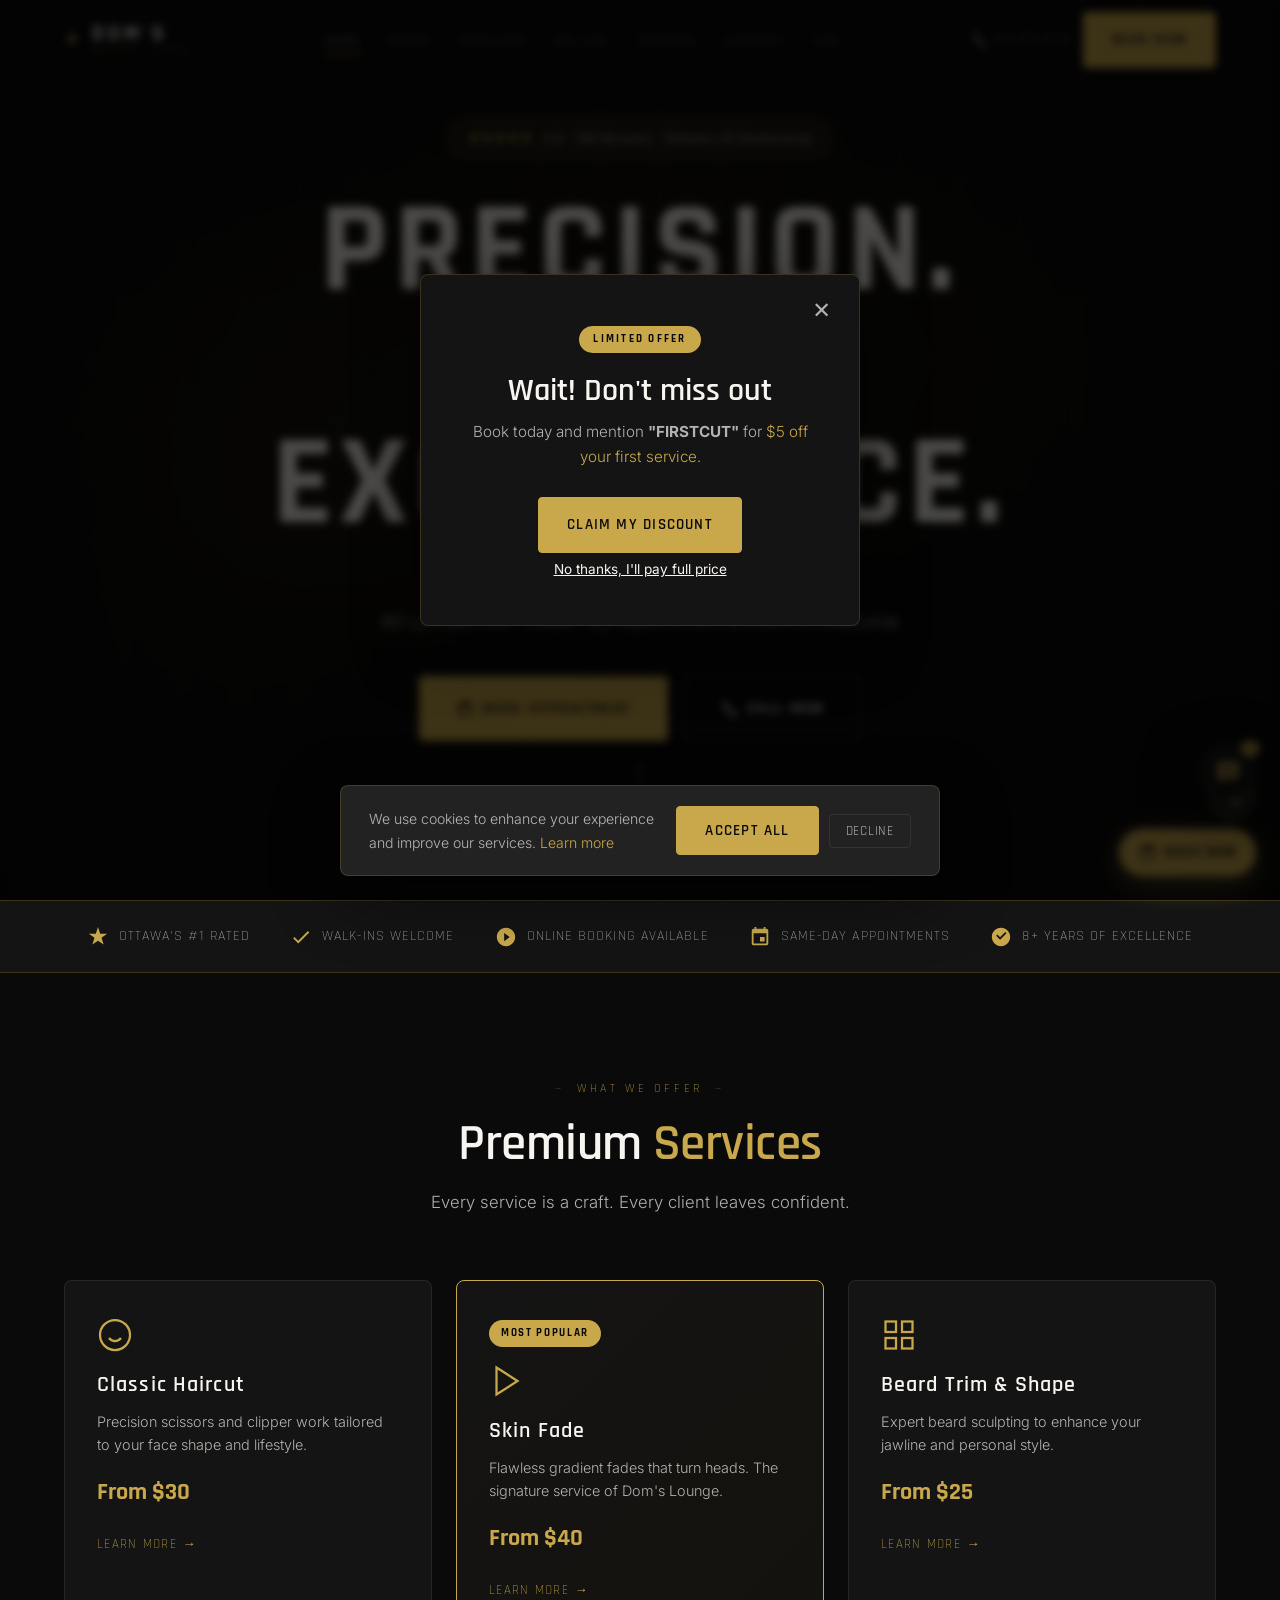
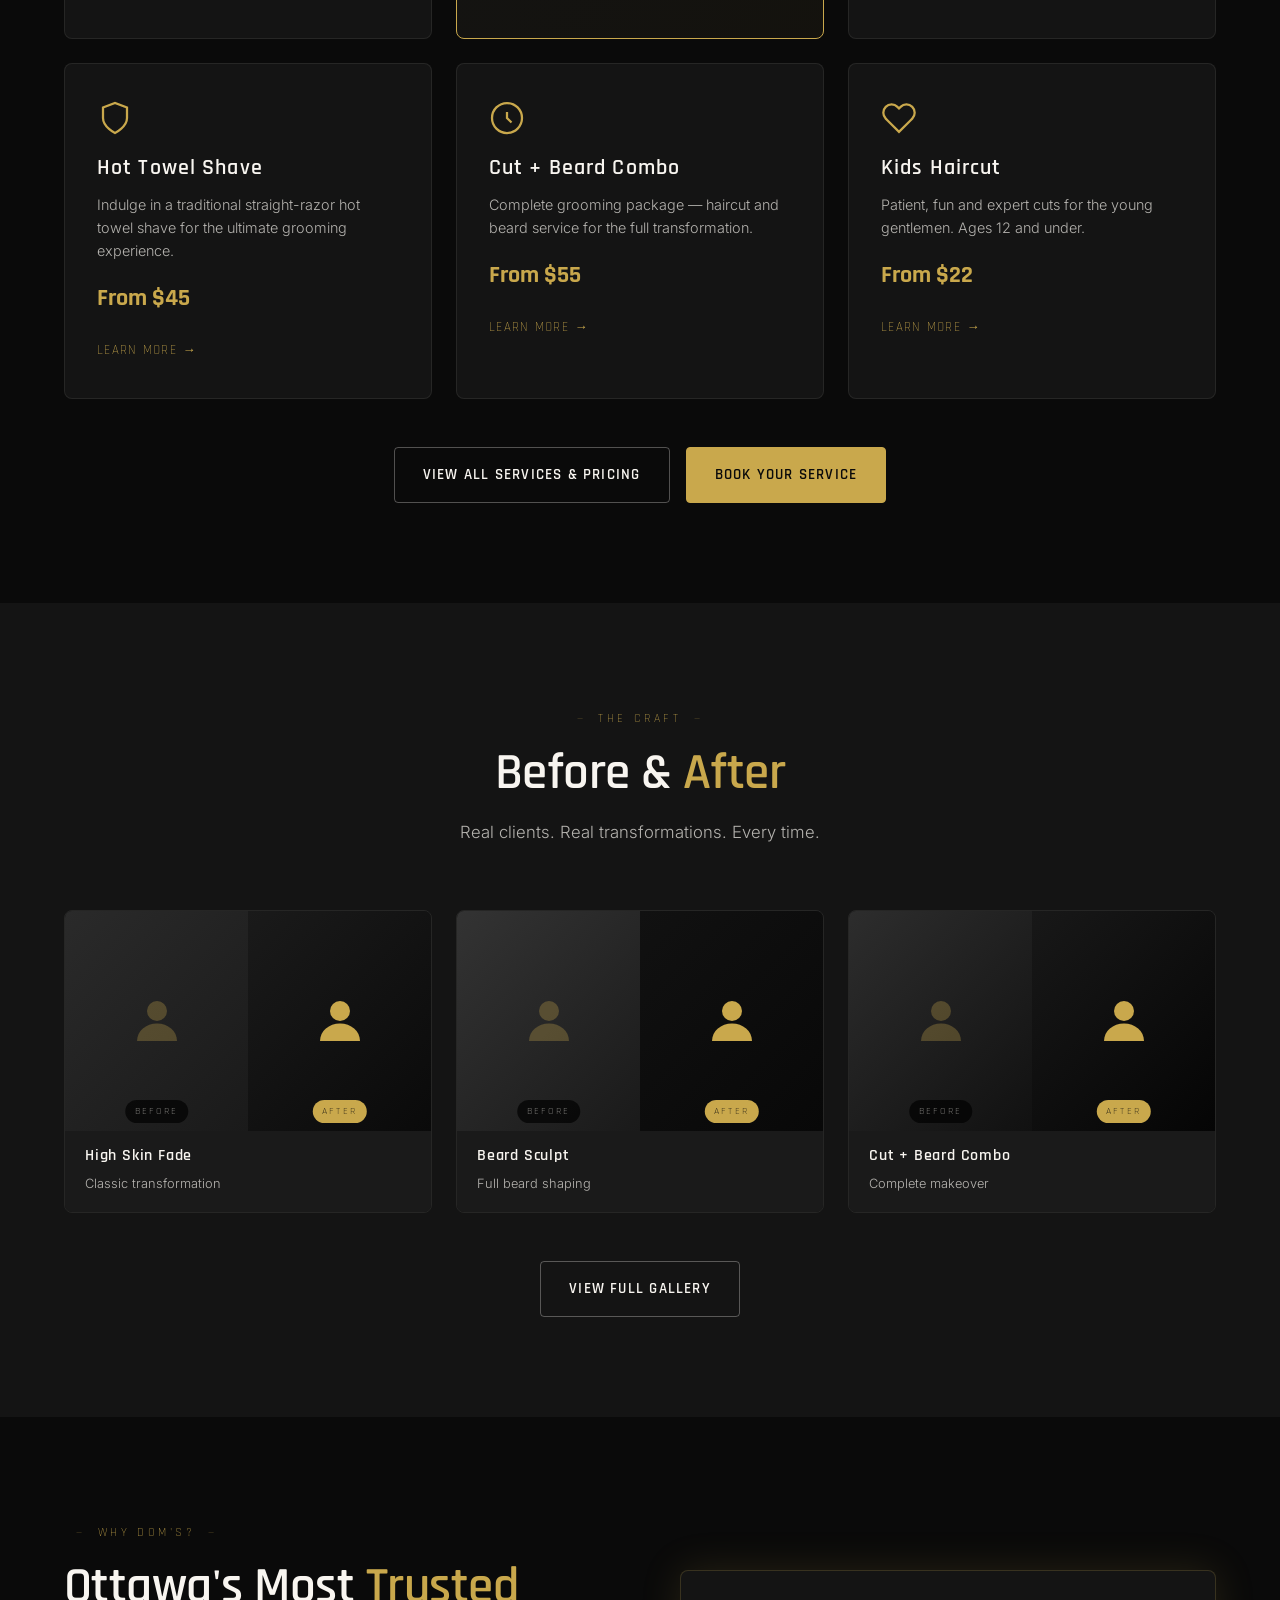
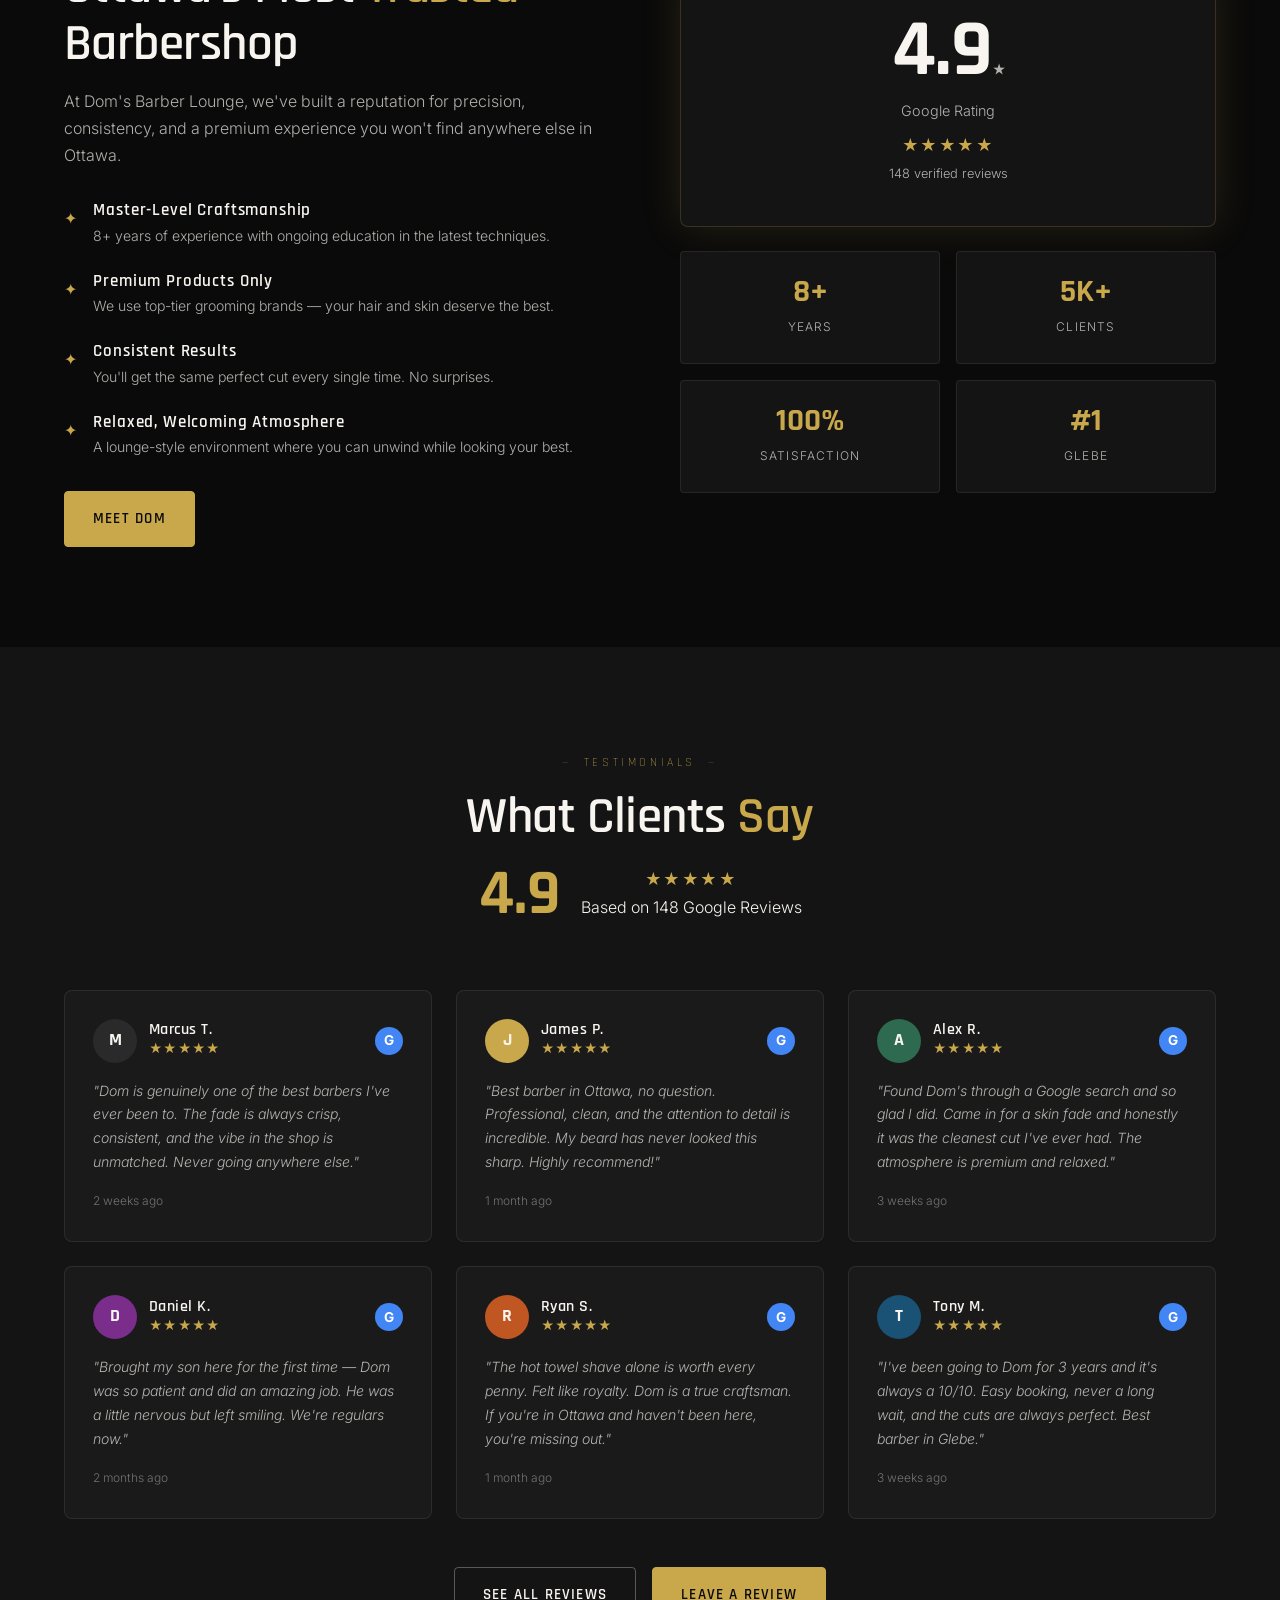
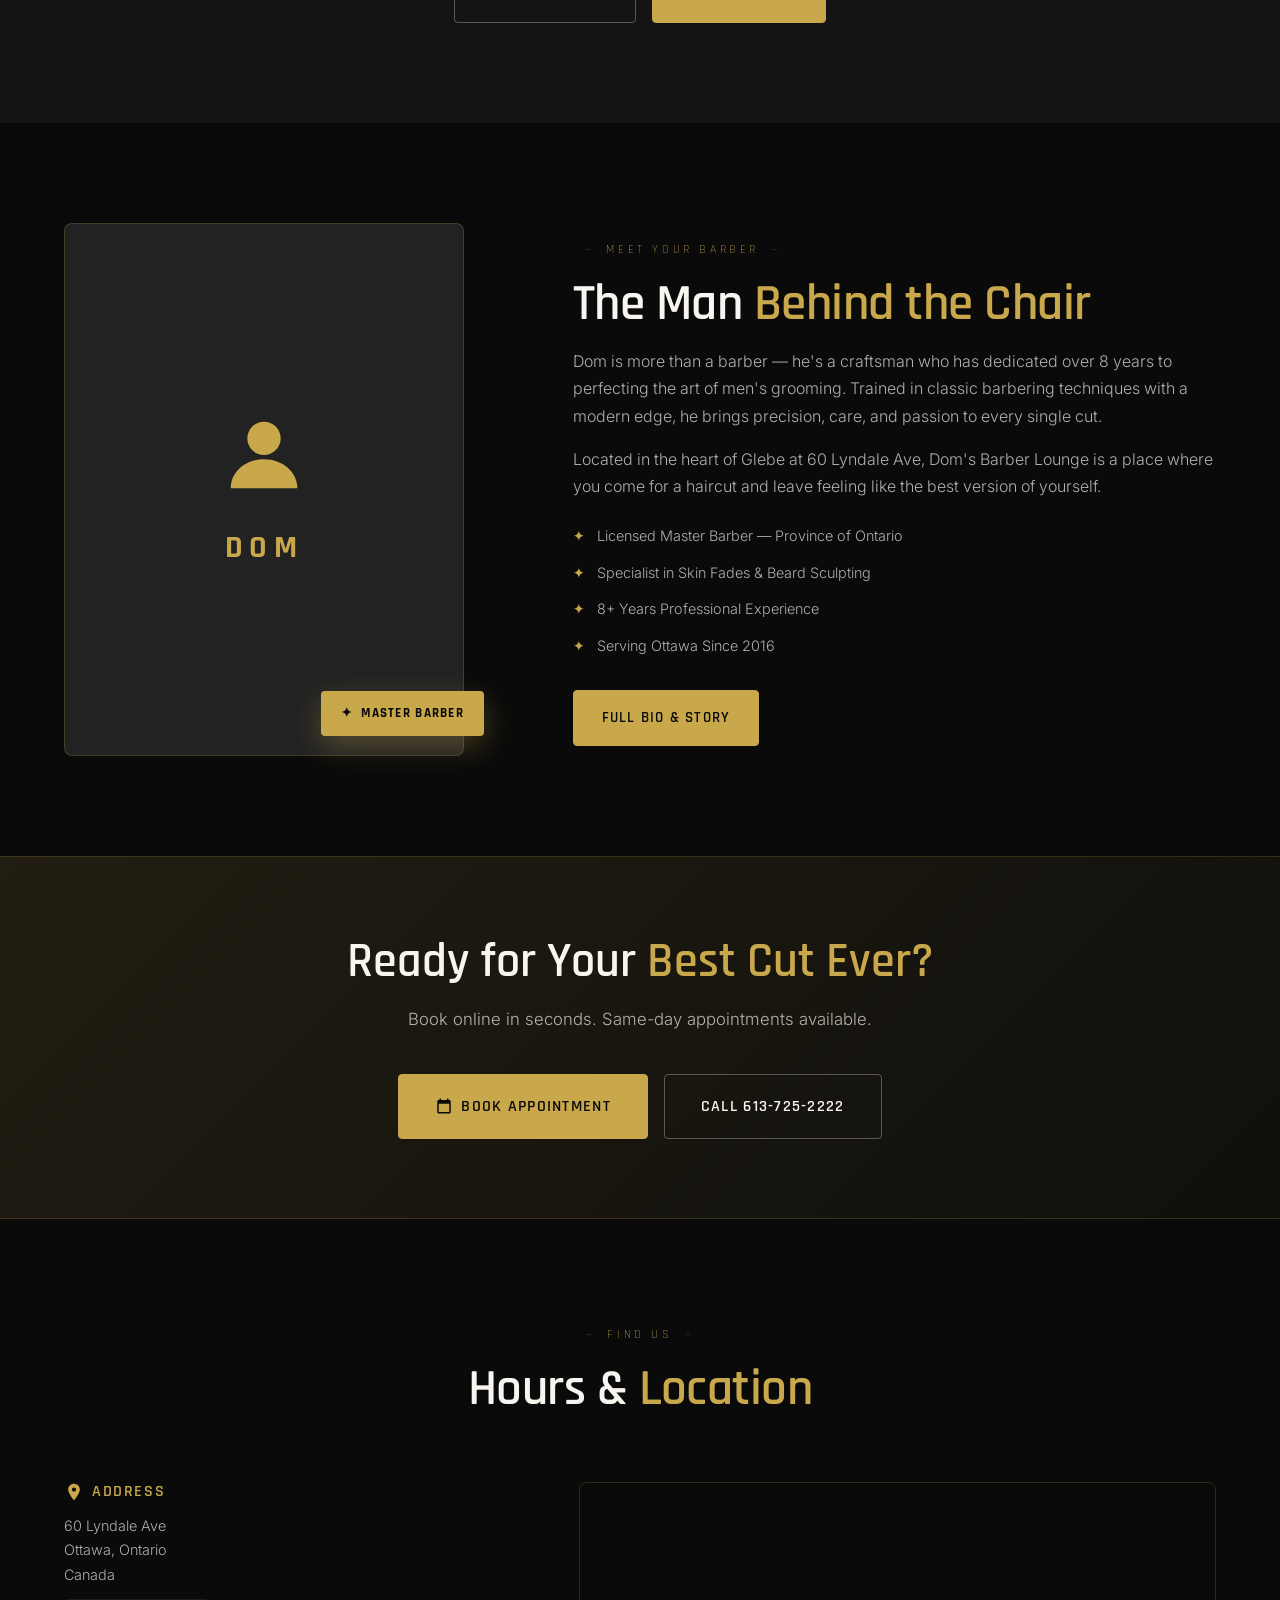
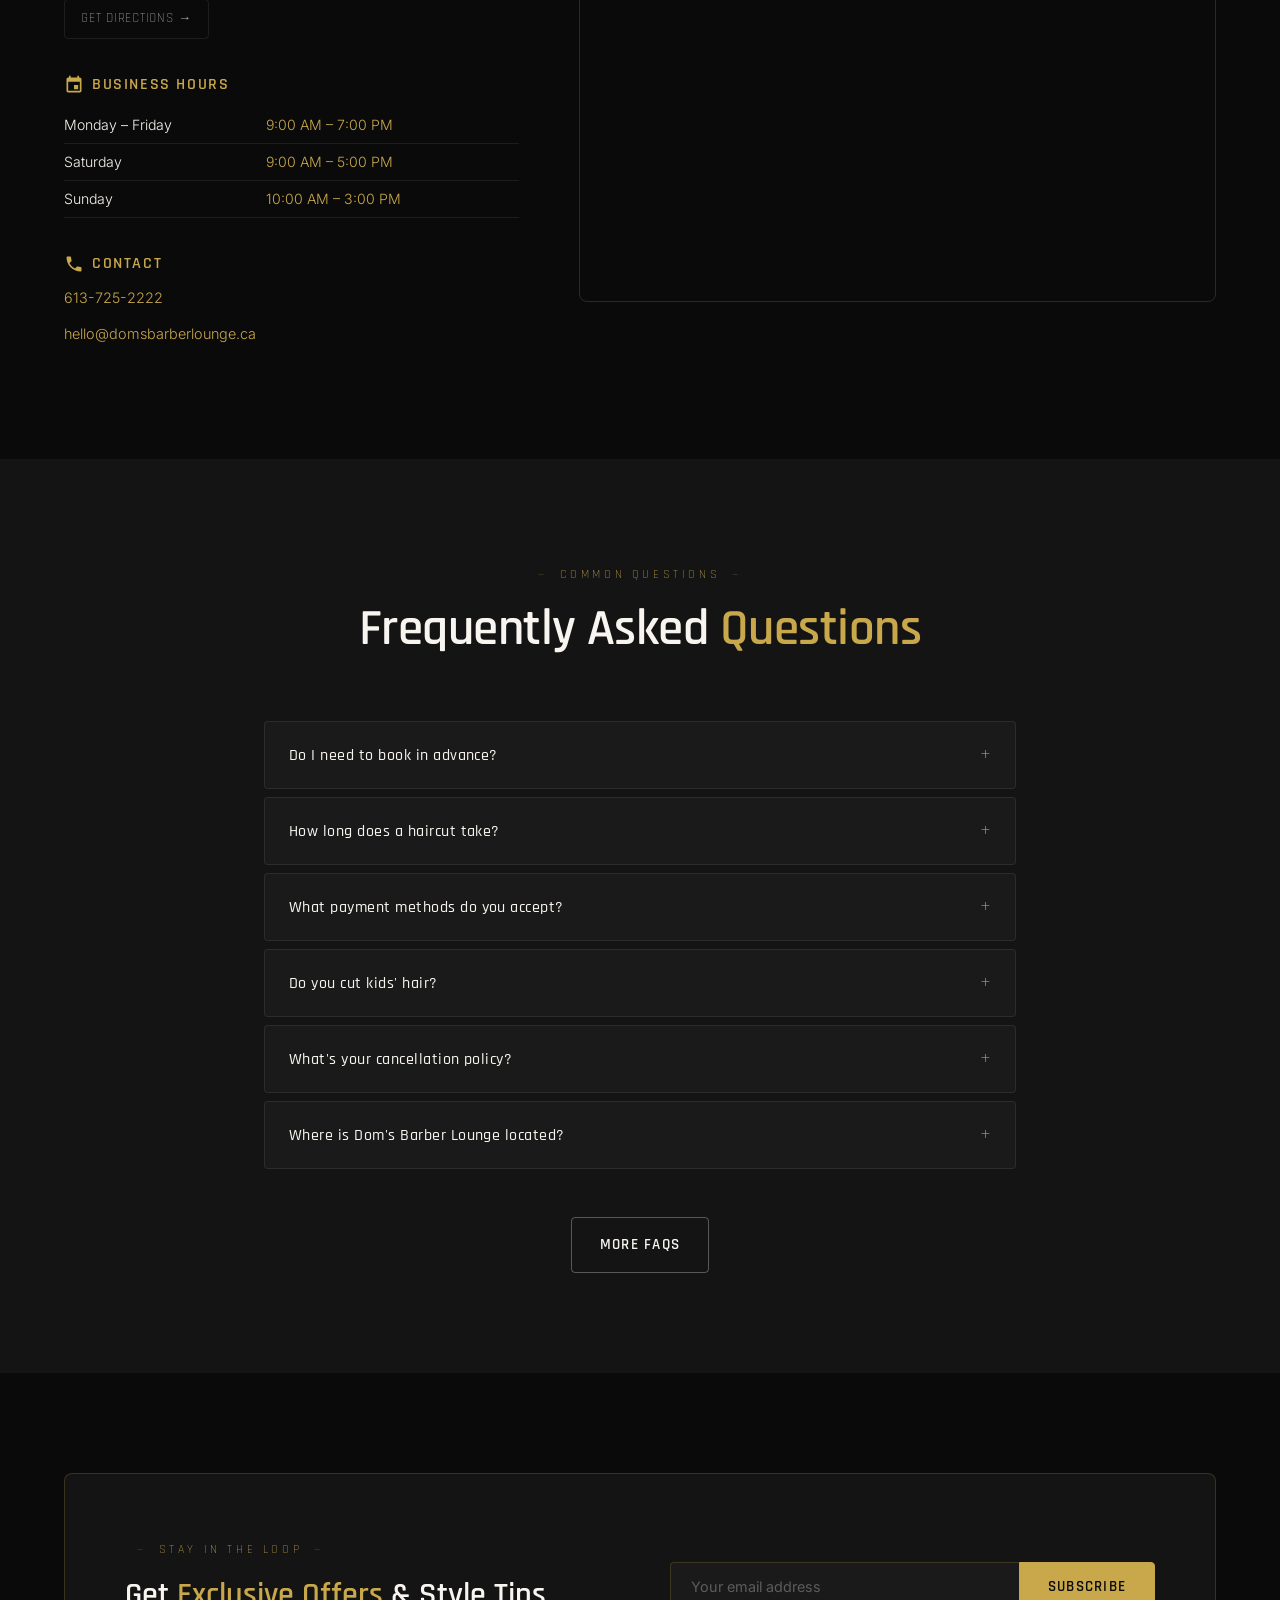
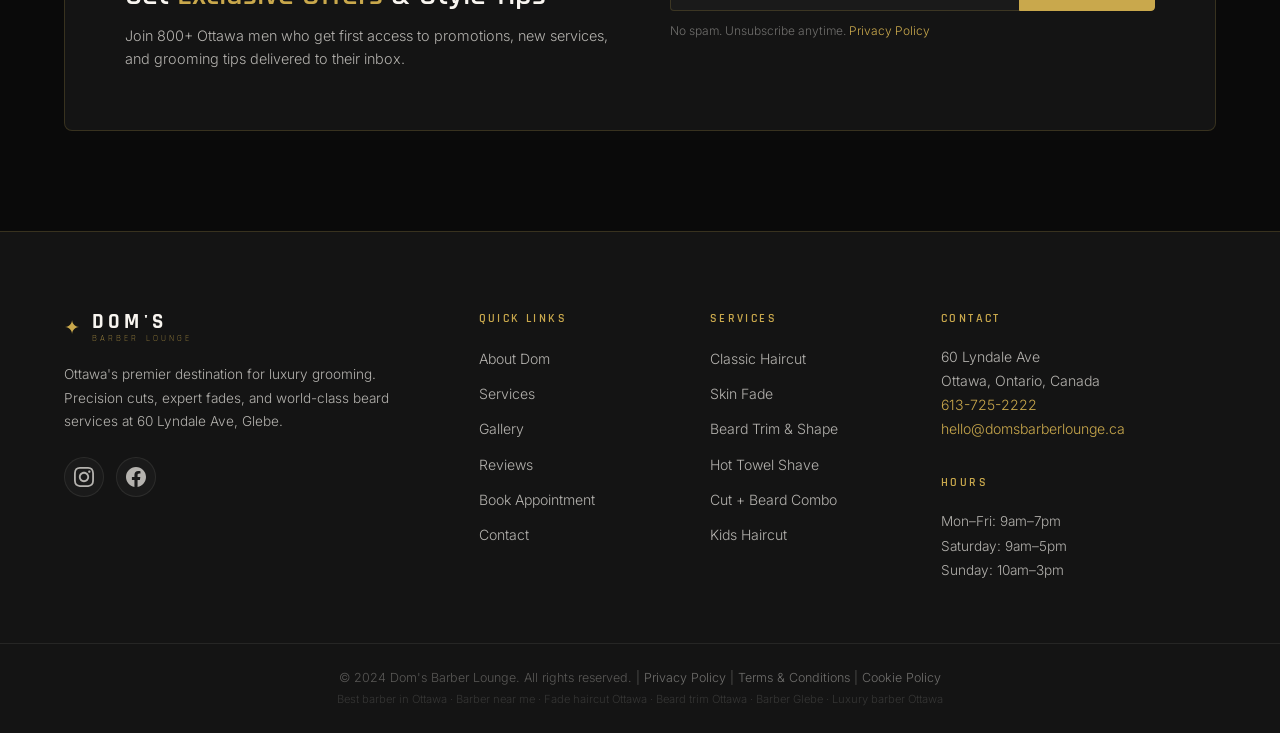
<file: index.html>
<!DOCTYPE html>
<html lang="en">
<head>
  <meta charset="UTF-8" />
  <meta name="viewport" content="width=device-width, initial-scale=1.0" />
  <title>Dom's Barber Lounge | Best Barber in Ottawa | 60 Lyndale Ave</title>
  <meta name="description" content="Dom's Barber Lounge – Ottawa's premium barbershop at 60 Lyndale Ave. Expert fades, beard trims & luxury grooming. Book online today. Call 613-725-2222." />
  <meta name="keywords" content="barber Ottawa, best barber Ottawa, fade haircut Ottawa, beard trim Ottawa, luxury barber Ottawa, barber near me, men's haircut Ottawa, barber Centretown, barber Glebe" />
  <meta name="robots" content="index, follow" />
  <link rel="canonical" href="https://domsbarberlounge.ca/" />

  <!-- Open Graph -->
  <meta property="og:title" content="Dom's Barber Lounge | Premium Barbershop Ottawa" />
  <meta property="og:description" content="Ottawa's premier barbershop. Expert fades, beard trims & luxury grooming at 60 Lyndale Ave." />
  <meta property="og:type" content="website" />
  <meta property="og:url" content="https://domsbarberlounge.ca/" />
  <meta property="og:image" content="https://domsbarberlounge.ca/images/og-image.jpg" />
  <meta property="og:locale" content="en_CA" />

  <!-- Twitter Card -->
  <meta name="twitter:card" content="summary_large_image" />
  <meta name="twitter:title" content="Dom's Barber Lounge | Premium Barbershop Ottawa" />
  <meta name="twitter:description" content="Expert fades, beard trims & luxury grooming in Ottawa." />

  <!-- Fonts -->
  <link rel="preconnect" href="https://fonts.googleapis.com" />
  <link rel="preconnect" href="https://fonts.gstatic.com" crossorigin />
  <link href="https://fonts.googleapis.com/css2?family=Cormorant+Garamond:wght@300;400;500;600;700&family=Rajdhani:wght@300;400;500;600;700&family=Inter:wght@300;400;500&display=swap" rel="stylesheet" />

  <!-- Schema Markup -->
  <script type="application/ld+json">
  {
    "@context": "https://schema.org",
    "@type": "BarberShop",
    "name": "Dom's Barber Lounge",
    "image": "https://domsbarberlounge.ca/images/og-image.jpg",
    "telephone": "613-725-2222",
    "address": {
      "@type": "PostalAddress",
      "streetAddress": "60 Lyndale Ave",
      "addressLocality": "Ottawa",
      "addressRegion": "ON",
      "postalCode": "M4G 2W1",
      "addressCountry": "CA"
    },
    "geo": {
      "@type": "GeoCoordinates",
      "latitude": 43.7058,
      "longitude": -79.3594
    },
    "url": "https://domsbarberlounge.ca",
    "openingHoursSpecification": [
      {"@type":"OpeningHoursSpecification","dayOfWeek":["Monday","Tuesday","Wednesday","Thursday","Friday"],"opens":"09:00","closes":"19:00"},
      {"@type":"OpeningHoursSpecification","dayOfWeek":"Saturday","opens":"09:00","closes":"17:00"},
      {"@type":"OpeningHoursSpecification","dayOfWeek":"Sunday","opens":"10:00","closes":"15:00"}
    ],
    "aggregateRating": {
      "@type": "AggregateRating",
      "ratingValue": "4.9",
      "reviewCount": "148"
    },
    "priceRange": "$$",
    "servesCuisine": "Barbershop"
  }
  </script>

  <!-- FAQ Schema -->
  <script type="application/ld+json">
  {
    "@context": "https://schema.org",
    "@type": "FAQPage",
    "mainEntity": [
      {"@type":"Question","name":"How do I book an appointment?","acceptedAnswer":{"@type":"Answer","text":"You can book online through our website, call us at 613-725-2222, or walk in."}},
      {"@type":"Question","name":"Do you accept walk-ins?","acceptedAnswer":{"@type":"Answer","text":"Yes, we accept walk-ins based on availability. Booking ahead is recommended."}},
      {"@type":"Question","name":"How much is a haircut at Dom's?","acceptedAnswer":{"@type":"Answer","text":"Classic cuts start from $30. Premium services range from $45–$75. See our full pricing page."}}
    ]
  }
  </script>

  <link rel="stylesheet" href="css/style.css" />
</head>
<body>

<!-- COOKIE CONSENT BANNER -->
<div id="cookieBanner" class="cookie-banner" role="alert" aria-live="polite">
  <div class="cookie-content">
    <p>We use cookies to enhance your experience and improve our services. <a href="pages/cookie-policy.html">Learn more</a></p>
    <div class="cookie-btns">
      <button onclick="acceptCookies()" class="btn-gold">Accept All</button>
      <button onclick="declineCookies()" class="btn-outline-sm">Decline</button>
    </div>
  </div>
</div>

<!-- NAVIGATION -->
<nav class="navbar" id="navbar" role="navigation" aria-label="Main navigation">
  <div class="nav-container">
    <a href="index.html" class="logo" aria-label="Dom's Barber Lounge Home">
      <span class="logo-icon">✦</span>
      <div class="logo-text">
        <span class="logo-main">DOM'S</span>
        <span class="logo-sub">BARBER LOUNGE</span>
      </div>
    </a>
    <ul class="nav-links" role="list">
      <li><a href="index.html" class="nav-link active">Home</a></li>
      <li><a href="pages/about.html" class="nav-link">About</a></li>
      <li><a href="pages/services.html" class="nav-link">Services</a></li>
      <li><a href="pages/gallery.html" class="nav-link">Gallery</a></li>
      <li><a href="pages/reviews.html" class="nav-link">Reviews</a></li>
      <li><a href="pages/contact.html" class="nav-link">Contact</a></li>
      <li><a href="pages/faq.html" class="nav-link">FAQ</a></li>
    </ul>
    <div class="nav-cta">
      <a href="tel:6137252222" class="btn-call" aria-label="Call Dom's Barber Lounge">
        <svg width="16" height="16" viewBox="0 0 24 24" fill="currentColor"><path d="M6.6 10.8c1.4 2.8 3.8 5.1 6.6 6.6l2.2-2.2c.3-.3.7-.4 1-.2 1.1.4 2.3.6 3.6.6.6 0 1 .4 1 1V20c0 .6-.4 1-1 1-9.4 0-17-7.6-17-17 0-.6.4-1 1-1h3.5c.6 0 1 .4 1 1 0 1.3.2 2.5.6 3.6.1.3 0 .7-.2 1L6.6 10.8z"/></svg>
        613-725-2222
      </a>
      <a href="pages/book.html" class="btn-gold">Book Now</a>
    </div>
    <button class="hamburger" id="hamburger" aria-label="Toggle menu" aria-expanded="false">
      <span></span><span></span><span></span>
    </button>
  </div>
</nav>

<!-- MOBILE MENU -->
<div class="mobile-menu" id="mobileMenu" role="dialog" aria-label="Mobile navigation">
  <ul>
    <li><a href="index.html">Home</a></li>
    <li><a href="pages/about.html">About</a></li>
    <li><a href="pages/services.html">Services</a></li>
    <li><a href="pages/gallery.html">Gallery</a></li>
    <li><a href="pages/reviews.html">Reviews</a></li>
    <li><a href="pages/contact.html">Contact</a></li>
    <li><a href="pages/faq.html">FAQ</a></li>
    <li><a href="pages/book.html" class="btn-gold" style="display:inline-block;margin-top:1rem;">Book Now</a></li>
  </ul>
</div>

<!-- HERO SECTION -->
<section class="hero" id="home" aria-label="Hero section">
  <div class="hero-bg">
    <div class="hero-grid"></div>
    <div class="hero-gradient"></div>
  </div>
  <div class="hero-content">
    <div class="hero-badge">
      <span class="star">★★★★★</span>
      <span>4.9 · 148 Reviews · Ottawa's #1 Barbershop</span>
    </div>
    <h1 class="hero-title">
      <span class="title-line">PRECISION.</span>
      <span class="title-line gold">CRAFT.</span>
      <span class="title-line">EXCELLENCE.</span>
    </h1>
    <p class="hero-sub">Ottawa's premier destination for luxury grooming.<br>60 Lyndale Ave · Glebe · By Appointment & Walk-ins Welcome</p>
    <div class="hero-btns">
      <a href="pages/book.html" class="btn-gold btn-lg">
        <svg width="18" height="18" viewBox="0 0 24 24" fill="currentColor"><path d="M19 4h-1V2h-2v2H8V2H6v2H5C3.9 4 3 4.9 3 6v14c0 1.1.9 2 2 2h14c1.1 0 2-.9 2-2V6c0-1.1-.9-2-2-2zm0 16H5V9h14v11z"/></svg>
        Book Appointment
      </a>
      <a href="tel:6137252222" class="btn-outline btn-lg">
        <svg width="18" height="18" viewBox="0 0 24 24" fill="currentColor"><path d="M6.6 10.8c1.4 2.8 3.8 5.1 6.6 6.6l2.2-2.2c.3-.3.7-.4 1-.2 1.1.4 2.3.6 3.6.6.6 0 1 .4 1 1V20c0 .6-.4 1-1 1-9.4 0-17-7.6-17-17 0-.6.4-1 1-1h3.5c.6 0 1 .4 1 1 0 1.3.2 2.5.6 3.6.1.3 0 .7-.2 1L6.6 10.8z"/></svg>
        Call Now
      </a>
    </div>
    <div class="hero-stats">
      <div class="stat"><span class="stat-num">8+</span><span class="stat-label">Years Experience</span></div>
      <div class="stat-divider"></div>
      <div class="stat"><span class="stat-num">5,000+</span><span class="stat-label">Happy Clients</span></div>
      <div class="stat-divider"></div>
      <div class="stat"><span class="stat-num">4.9★</span><span class="stat-label">Google Rating</span></div>
    </div>
  </div>
  <div class="hero-scroll" aria-hidden="true">
    <div class="scroll-line"></div>
    <span>SCROLL</span>
  </div>
</section>

<!-- TRUST BAR -->
<section class="trust-bar" aria-label="Trust indicators">
  <div class="container">
    <div class="trust-items">
      <div class="trust-item">
        <svg width="22" height="22" fill="var(--gold)" viewBox="0 0 24 24"><path d="M12 1l2.4 7.4H22l-6.2 4.5 2.4 7.4L12 16l-6.2 4.3 2.4-7.4L2 8.4h7.6z"/></svg>
        <span>Ottawa's #1 Rated</span>
      </div>
      <div class="trust-item">
        <svg width="22" height="22" fill="var(--gold)" viewBox="0 0 24 24"><path d="M9 16.17L4.83 12l-1.42 1.41L9 19 21 7l-1.41-1.41z"/></svg>
        <span>Walk-ins Welcome</span>
      </div>
      <div class="trust-item">
        <svg width="22" height="22" fill="var(--gold)" viewBox="0 0 24 24"><path d="M12 2C6.48 2 2 6.48 2 12s4.48 10 10 10 10-4.48 10-10S17.52 2 12 2zm-2 14.5v-9l6 4.5-6 4.5z"/></svg>
        <span>Online Booking Available</span>
      </div>
      <div class="trust-item">
        <svg width="22" height="22" fill="var(--gold)" viewBox="0 0 24 24"><path d="M17 12h-5v5h5v-5zM16 1v2H8V1H6v2H5c-1.11 0-1.99.9-1.99 2L3 19c0 1.1.89 2 2 2h14c1.1 0 2-.9 2-2V5c0-1.1-.9-2-2-2h-1V1h-2zm3 18H5V8h14v11z"/></svg>
        <span>Same-Day Appointments</span>
      </div>
      <div class="trust-item">
        <svg width="22" height="22" fill="var(--gold)" viewBox="0 0 24 24"><path d="M12 22C6.477 22 2 17.523 2 12S6.477 2 12 2s10 4.477 10 10-4.477 10-10 10zm-1-7l7-7-1.414-1.414L11 12.172l-2.828-2.828-1.414 1.414L11 15z"/></svg>
        <span>8+ Years of Excellence</span>
      </div>
    </div>
  </div>
</section>

<!-- SERVICES PREVIEW -->
<section class="services-section section" id="services" aria-labelledby="services-heading">
  <div class="container">
    <div class="section-header">
      <span class="section-label">WHAT WE OFFER</span>
      <h2 id="services-heading" class="section-title">Premium <span class="gold">Services</span></h2>
      <p class="section-sub">Every service is a craft. Every client leaves confident.</p>
    </div>
    <div class="services-grid">
      <div class="service-card" data-aos="fade-up">
        <div class="service-icon">
          <svg width="36" height="36" viewBox="0 0 24 24" fill="none" stroke="var(--gold)" stroke-width="1.5"><path d="M12 2C6.48 2 2 6.48 2 12s4.48 10 10 10 10-4.48 10-10S17.52 2 12 2z"/><path d="M8 14s1.5 2 4 2 4-2 4-2"/><line x1="9" y1="9" x2="9.01" y2="9"/><line x1="15" y1="9" x2="15.01" y2="9"/></svg>
        </div>
        <h3>Classic Haircut</h3>
        <p>Precision scissors and clipper work tailored to your face shape and lifestyle.</p>
        <span class="price">From $30</span>
        <a href="pages/services.html" class="service-link">Learn More →</a>
      </div>
      <div class="service-card featured" data-aos="fade-up" data-aos-delay="100">
        <div class="service-badge">Most Popular</div>
        <div class="service-icon">
          <svg width="36" height="36" viewBox="0 0 24 24" fill="none" stroke="var(--gold)" stroke-width="1.5"><path d="M5 3l14 9-14 9V3z"/></svg>
        </div>
        <h3>Skin Fade</h3>
        <p>Flawless gradient fades that turn heads. The signature service of Dom's Lounge.</p>
        <span class="price">From $40</span>
        <a href="pages/services.html" class="service-link">Learn More →</a>
      </div>
      <div class="service-card" data-aos="fade-up" data-aos-delay="200">
        <div class="service-icon">
          <svg width="36" height="36" viewBox="0 0 24 24" fill="none" stroke="var(--gold)" stroke-width="1.5"><rect x="3" y="3" width="7" height="7"/><rect x="14" y="3" width="7" height="7"/><rect x="14" y="14" width="7" height="7"/><rect x="3" y="14" width="7" height="7"/></svg>
        </div>
        <h3>Beard Trim & Shape</h3>
        <p>Expert beard sculpting to enhance your jawline and personal style.</p>
        <span class="price">From $25</span>
        <a href="pages/services.html" class="service-link">Learn More →</a>
      </div>
      <div class="service-card" data-aos="fade-up" data-aos-delay="300">
        <div class="service-icon">
          <svg width="36" height="36" viewBox="0 0 24 24" fill="none" stroke="var(--gold)" stroke-width="1.5"><path d="M12 22s8-4 8-10V5l-8-3-8 3v7c0 6 8 10 8 10z"/></svg>
        </div>
        <h3>Hot Towel Shave</h3>
        <p>Indulge in a traditional straight-razor hot towel shave for the ultimate grooming experience.</p>
        <span class="price">From $45</span>
        <a href="pages/services.html" class="service-link">Learn More →</a>
      </div>
      <div class="service-card" data-aos="fade-up" data-aos-delay="400">
        <div class="service-icon">
          <svg width="36" height="36" viewBox="0 0 24 24" fill="none" stroke="var(--gold)" stroke-width="1.5"><circle cx="12" cy="12" r="10"/><path d="M12 8v4l3 3"/></svg>
        </div>
        <h3>Cut + Beard Combo</h3>
        <p>Complete grooming package — haircut and beard service for the full transformation.</p>
        <span class="price">From $55</span>
        <a href="pages/services.html" class="service-link">Learn More →</a>
      </div>
      <div class="service-card" data-aos="fade-up" data-aos-delay="500">
        <div class="service-icon">
          <svg width="36" height="36" viewBox="0 0 24 24" fill="none" stroke="var(--gold)" stroke-width="1.5"><path d="M20.84 4.61a5.5 5.5 0 0 0-7.78 0L12 5.67l-1.06-1.06a5.5 5.5 0 0 0-7.78 7.78l1.06 1.06L12 21.23l7.78-7.78 1.06-1.06a5.5 5.5 0 0 0 0-7.78z"/></svg>
        </div>
        <h3>Kids Haircut</h3>
        <p>Patient, fun and expert cuts for the young gentlemen. Ages 12 and under.</p>
        <span class="price">From $22</span>
        <a href="pages/services.html" class="service-link">Learn More →</a>
      </div>
    </div>
    <div class="section-cta">
      <a href="pages/services.html" class="btn-outline">View All Services & Pricing</a>
      <a href="pages/book.html" class="btn-gold">Book Your Service</a>
    </div>
  </div>
</section>

<!-- BEFORE & AFTER GALLERY -->
<section class="gallery-section section dark-section" aria-labelledby="gallery-heading">
  <div class="container">
    <div class="section-header">
      <span class="section-label">THE CRAFT</span>
      <h2 id="gallery-heading" class="section-title">Before &amp; <span class="gold">After</span></h2>
      <p class="section-sub">Real clients. Real transformations. Every time.</p>
    </div>
    <div class="gallery-grid">
      <div class="gallery-item" tabindex="0" role="button" aria-label="View transformation 1">
        <div class="before-after">
          <div class="ba-img before">
            <div class="ba-overlay">BEFORE</div>
            <div class="placeholder-img" style="background: linear-gradient(135deg,#2a2a2a,#1a1a1a)">
              <svg width="60" height="60" viewBox="0 0 24 24" fill="var(--gold-dim)"><circle cx="12" cy="8" r="4"/><path d="M4 20c0-4 3.6-7 8-7s8 3 8 7"/></svg>
            </div>
          </div>
          <div class="ba-img after">
            <div class="ba-overlay gold-overlay">AFTER</div>
            <div class="placeholder-img" style="background: linear-gradient(135deg,#1a1a1a,#0a0a0a)">
              <svg width="60" height="60" viewBox="0 0 24 24" fill="var(--gold)"><circle cx="12" cy="8" r="4"/><path d="M4 20c0-4 3.6-7 8-7s8 3 8 7"/></svg>
            </div>
          </div>
        </div>
        <div class="gallery-info"><h4>High Skin Fade</h4><span>Classic transformation</span></div>
      </div>
      <div class="gallery-item" tabindex="0" role="button" aria-label="View transformation 2">
        <div class="before-after">
          <div class="ba-img before">
            <div class="ba-overlay">BEFORE</div>
            <div class="placeholder-img" style="background: linear-gradient(135deg,#333,#1a1a1a)">
              <svg width="60" height="60" viewBox="0 0 24 24" fill="var(--gold-dim)"><circle cx="12" cy="8" r="4"/><path d="M4 20c0-4 3.6-7 8-7s8 3 8 7"/></svg>
            </div>
          </div>
          <div class="ba-img after">
            <div class="ba-overlay gold-overlay">AFTER</div>
            <div class="placeholder-img" style="background: linear-gradient(135deg,#111,#080808)">
              <svg width="60" height="60" viewBox="0 0 24 24" fill="var(--gold)"><circle cx="12" cy="8" r="4"/><path d="M4 20c0-4 3.6-7 8-7s8 3 8 7"/></svg>
            </div>
          </div>
        </div>
        <div class="gallery-info"><h4>Beard Sculpt</h4><span>Full beard shaping</span></div>
      </div>
      <div class="gallery-item" tabindex="0" role="button" aria-label="View transformation 3">
        <div class="before-after">
          <div class="ba-img before">
            <div class="ba-overlay">BEFORE</div>
            <div class="placeholder-img" style="background: linear-gradient(135deg,#2d2d2d,#111)">
              <svg width="60" height="60" viewBox="0 0 24 24" fill="var(--gold-dim)"><circle cx="12" cy="8" r="4"/><path d="M4 20c0-4 3.6-7 8-7s8 3 8 7"/></svg>
            </div>
          </div>
          <div class="ba-img after">
            <div class="ba-overlay gold-overlay">AFTER</div>
            <div class="placeholder-img" style="background: linear-gradient(135deg,#181818,#050505)">
              <svg width="60" height="60" viewBox="0 0 24 24" fill="var(--gold)"><circle cx="12" cy="8" r="4"/><path d="M4 20c0-4 3.6-7 8-7s8 3 8 7"/></svg>
            </div>
          </div>
        </div>
        <div class="gallery-info"><h4>Cut + Beard Combo</h4><span>Complete makeover</span></div>
      </div>
    </div>
    <div class="section-cta">
      <a href="pages/gallery.html" class="btn-outline">View Full Gallery</a>
    </div>
  </div>
</section>

<!-- WHY CHOOSE US -->
<section class="why-section section" aria-labelledby="why-heading">
  <div class="container">
    <div class="why-layout">
      <div class="why-content">
        <span class="section-label">WHY DOM'S?</span>
        <h2 id="why-heading" class="section-title">Ottawa's Most <span class="gold">Trusted</span> Barbershop</h2>
        <p class="why-desc">At Dom's Barber Lounge, we've built a reputation for precision, consistency, and a premium experience you won't find anywhere else in Ottawa.</p>
        <div class="why-list">
          <div class="why-item">
            <div class="why-icon">✦</div>
            <div>
              <h4>Master-Level Craftsmanship</h4>
              <p>8+ years of experience with ongoing education in the latest techniques.</p>
            </div>
          </div>
          <div class="why-item">
            <div class="why-icon">✦</div>
            <div>
              <h4>Premium Products Only</h4>
              <p>We use top-tier grooming brands — your hair and skin deserve the best.</p>
            </div>
          </div>
          <div class="why-item">
            <div class="why-icon">✦</div>
            <div>
              <h4>Consistent Results</h4>
              <p>You'll get the same perfect cut every single time. No surprises.</p>
            </div>
          </div>
          <div class="why-item">
            <div class="why-icon">✦</div>
            <div>
              <h4>Relaxed, Welcoming Atmosphere</h4>
              <p>A lounge-style environment where you can unwind while looking your best.</p>
            </div>
          </div>
        </div>
        <a href="pages/about.html" class="btn-gold" style="margin-top:2rem;display:inline-block;">Meet Dom</a>
      </div>
      <div class="why-visual">
        <div class="why-card">
          <div class="why-number">4.9<span>★</span></div>
          <p>Google Rating</p>
          <div class="stars-row">★★★★★</div>
          <span>148 verified reviews</span>
        </div>
        <div class="why-badge-grid">
          <div class="badge-item">
            <span class="badge-num">8+</span>
            <span>Years</span>
          </div>
          <div class="badge-item">
            <span class="badge-num">5K+</span>
            <span>Clients</span>
          </div>
          <div class="badge-item">
            <span class="badge-num">100%</span>
            <span>Satisfaction</span>
          </div>
          <div class="badge-item">
            <span class="badge-num">#1</span>
            <span>Glebe</span>
          </div>
        </div>
      </div>
    </div>
  </div>
</section>

<!-- REVIEWS -->
<section class="reviews-section section dark-section" id="reviews" aria-labelledby="reviews-heading">
  <div class="container">
    <div class="section-header">
      <span class="section-label">TESTIMONIALS</span>
      <h2 id="reviews-heading" class="section-title">What Clients <span class="gold">Say</span></h2>
      <div class="rating-summary">
        <span class="big-rating">4.9</span>
        <div>
          <div class="stars-row">★★★★★</div>
          <span>Based on 148 Google Reviews</span>
        </div>
      </div>
    </div>
    <div class="reviews-grid">
      <div class="review-card" data-aos="fade-up">
        <div class="review-header">
          <div class="reviewer-avatar">M</div>
          <div>
            <h4>Marcus T.</h4>
            <div class="stars-row small">★★★★★</div>
          </div>
          <div class="google-icon" aria-label="Google review">G</div>
        </div>
        <p>"Dom is genuinely one of the best barbers I've ever been to. The fade is always crisp, consistent, and the vibe in the shop is unmatched. Never going anywhere else."</p>
        <span class="review-date">2 weeks ago</span>
      </div>
      <div class="review-card" data-aos="fade-up" data-aos-delay="100">
        <div class="review-header">
          <div class="reviewer-avatar" style="background:var(--gold);">J</div>
          <div>
            <h4>James P.</h4>
            <div class="stars-row small">★★★★★</div>
          </div>
          <div class="google-icon" aria-label="Google review">G</div>
        </div>
        <p>"Best barber in Ottawa, no question. Professional, clean, and the attention to detail is incredible. My beard has never looked this sharp. Highly recommend!"</p>
        <span class="review-date">1 month ago</span>
      </div>
      <div class="review-card" data-aos="fade-up" data-aos-delay="200">
        <div class="review-header">
          <div class="reviewer-avatar" style="background:#2d6a4f;">A</div>
          <div>
            <h4>Alex R.</h4>
            <div class="stars-row small">★★★★★</div>
          </div>
          <div class="google-icon" aria-label="Google review">G</div>
        </div>
        <p>"Found Dom's through a Google search and so glad I did. Came in for a skin fade and honestly it was the cleanest cut I've ever had. The atmosphere is premium and relaxed."</p>
        <span class="review-date">3 weeks ago</span>
      </div>
      <div class="review-card" data-aos="fade-up" data-aos-delay="300">
        <div class="review-header">
          <div class="reviewer-avatar" style="background:#7b2d8b;">D</div>
          <div>
            <h4>Daniel K.</h4>
            <div class="stars-row small">★★★★★</div>
          </div>
          <div class="google-icon" aria-label="Google review">G</div>
        </div>
        <p>"Brought my son here for the first time — Dom was so patient and did an amazing job. He was a little nervous but left smiling. We're regulars now."</p>
        <span class="review-date">2 months ago</span>
      </div>
      <div class="review-card" data-aos="fade-up" data-aos-delay="400">
        <div class="review-header">
          <div class="reviewer-avatar" style="background:#c05621;">R</div>
          <div>
            <h4>Ryan S.</h4>
            <div class="stars-row small">★★★★★</div>
          </div>
          <div class="google-icon" aria-label="Google review">G</div>
        </div>
        <p>"The hot towel shave alone is worth every penny. Felt like royalty. Dom is a true craftsman. If you're in Ottawa and haven't been here, you're missing out."</p>
        <span class="review-date">1 month ago</span>
      </div>
      <div class="review-card" data-aos="fade-up" data-aos-delay="500">
        <div class="review-header">
          <div class="reviewer-avatar" style="background:#1a5276;">T</div>
          <div>
            <h4>Tony M.</h4>
            <div class="stars-row small">★★★★★</div>
          </div>
          <div class="google-icon" aria-label="Google review">G</div>
        </div>
        <p>"I've been going to Dom for 3 years and it's always a 10/10. Easy booking, never a long wait, and the cuts are always perfect. Best barber in Glebe."</p>
        <span class="review-date">3 weeks ago</span>
      </div>
    </div>
    <div class="section-cta">
      <a href="pages/reviews.html" class="btn-outline">See All Reviews</a>
      <a href="https://g.page/domsbarberlounge/review" target="_blank" rel="noopener noreferrer" class="btn-gold">Leave a Review</a>
    </div>
  </div>
</section>

<!-- MEET THE BARBER -->
<section class="meet-section section" aria-labelledby="meet-heading">
  <div class="container">
    <div class="meet-layout">
      <div class="meet-visual">
        <div class="meet-photo-frame">
          <div class="meet-photo-placeholder">
            <svg width="100" height="100" viewBox="0 0 24 24" fill="var(--gold)"><circle cx="12" cy="8" r="4"/><path d="M4 20c0-4 3.6-7 8-7s8 3 8 7"/></svg>
            <span>DOM</span>
          </div>
          <div class="meet-badge-floating">
            <span>✦</span>
            <span>Master Barber</span>
          </div>
        </div>
      </div>
      <div class="meet-content">
        <span class="section-label">MEET YOUR BARBER</span>
        <h2 id="meet-heading" class="section-title">The Man <span class="gold">Behind the Chair</span></h2>
        <p class="meet-desc">Dom is more than a barber — he's a craftsman who has dedicated over 8 years to perfecting the art of men's grooming. Trained in classic barbering techniques with a modern edge, he brings precision, care, and passion to every single cut.</p>
        <p class="meet-desc">Located in the heart of Glebe at 60 Lyndale Ave, Dom's Barber Lounge is a place where you come for a haircut and leave feeling like the best version of yourself.</p>
        <div class="meet-credentials">
          <div class="credential">
            <span class="credential-icon">✦</span>
            <span>Licensed Master Barber — Province of Ontario</span>
          </div>
          <div class="credential">
            <span class="credential-icon">✦</span>
            <span>Specialist in Skin Fades & Beard Sculpting</span>
          </div>
          <div class="credential">
            <span class="credential-icon">✦</span>
            <span>8+ Years Professional Experience</span>
          </div>
          <div class="credential">
            <span class="credential-icon">✦</span>
            <span>Serving Ottawa Since 2016</span>
          </div>
        </div>
        <a href="pages/about.html" class="btn-gold" style="margin-top:2rem;display:inline-block;">Full Bio & Story</a>
      </div>
    </div>
  </div>
</section>

<!-- BOOKING CTA BANNER -->
<section class="booking-banner" aria-labelledby="booking-heading">
  <div class="banner-bg"></div>
  <div class="container">
    <div class="banner-content">
      <h2 id="booking-heading">Ready for Your <span class="gold">Best Cut Ever?</span></h2>
      <p>Book online in seconds. Same-day appointments available.</p>
      <div class="banner-btns">
        <a href="pages/book.html" class="btn-gold btn-lg">
          <svg width="18" height="18" viewBox="0 0 24 24" fill="currentColor"><path d="M19 4h-1V2h-2v2H8V2H6v2H5C3.9 4 3 4.9 3 6v14c0 1.1.9 2 2 2h14c1.1 0 2-.9 2-2V6c0-1.1-.9-2-2-2zm0 16H5V9h14v11z"/></svg>
          Book Appointment
        </a>
        <a href="tel:6137252222" class="btn-outline btn-lg">Call 613-725-2222</a>
      </div>
    </div>
  </div>
</section>

<!-- HOURS & LOCATION -->
<section class="location-section section" id="location" aria-labelledby="location-heading">
  <div class="container">
    <div class="section-header">
      <span class="section-label">FIND US</span>
      <h2 id="location-heading" class="section-title">Hours &amp; <span class="gold">Location</span></h2>
    </div>
    <div class="location-layout">
      <div class="location-info">
        <div class="info-block">
          <h3>
            <svg width="20" height="20" viewBox="0 0 24 24" fill="var(--gold)"><path d="M12 2C8.13 2 5 5.13 5 9c0 5.25 7 13 7 13s7-7.75 7-13c0-3.87-3.13-7-7-7zm0 9.5c-1.38 0-2.5-1.12-2.5-2.5s1.12-2.5 2.5-2.5 2.5 1.12 2.5 2.5-1.12 2.5-2.5 2.5z"/></svg>
            Address
          </h3>
          <p>60 Lyndale Ave<br>Ottawa, Ontario<br>Canada</p>
          <a href="https://www.google.com/maps/dir/?api=1&destination=60+Lyndale+Ave+Ottawa+Ontario" target="_blank" rel="noopener noreferrer" class="btn-outline-sm">Get Directions →</a>
        </div>
        <div class="info-block">
          <h3>
            <svg width="20" height="20" viewBox="0 0 24 24" fill="var(--gold)"><path d="M17 12h-5v5h5v-5zM16 1v2H8V1H6v2H5c-1.11 0-1.99.9-1.99 2L3 19c0 1.1.89 2 2 2h14c1.1 0 2-.9 2-2V5c0-1.1-.9-2-2-2h-1V1h-2zm3 18H5V8h14v11z"/></svg>
            Business Hours
          </h3>
          <table class="hours-table">
            <tr><td>Monday – Friday</td><td class="hours-open">9:00 AM – 7:00 PM</td></tr>
            <tr><td>Saturday</td><td class="hours-open">9:00 AM – 5:00 PM</td></tr>
            <tr><td>Sunday</td><td class="hours-open">10:00 AM – 3:00 PM</td></tr>
          </table>
        </div>
        <div class="info-block">
          <h3>
            <svg width="20" height="20" viewBox="0 0 24 24" fill="var(--gold)"><path d="M6.6 10.8c1.4 2.8 3.8 5.1 6.6 6.6l2.2-2.2c.3-.3.7-.4 1-.2 1.1.4 2.3.6 3.6.6.6 0 1 .4 1 1V20c0 .6-.4 1-1 1-9.4 0-17-7.6-17-17 0-.6.4-1 1-1h3.5c.6 0 1 .4 1 1 0 1.3.2 2.5.6 3.6.1.3 0 .7-.2 1L6.6 10.8z"/></svg>
            Contact
          </h3>
          <p><a href="tel:6137252222" class="gold-link">613-725-2222</a></p>
          <p><a href="mailto:hello@domsbarberlounge.ca" class="gold-link">hello@domsbarberlounge.ca</a></p>
        </div>
      </div>
      <div class="map-container">
        <iframe
          title="Dom's Barber Lounge Location - 60 Lyndale Ave Ottawa"
          src="https://www.google.com/maps/embed?pb=!1m18!1m12!1m3!1d2884.5!2d-79.3594!3d43.7058!2m3!1f0!2f0!3f0!3m2!1i1024!2i768!4f13.1!3m3!1m2!1s0x0%3A0x0!2s60+Lyndale+Ave%2C+Ottawa%2C+ON!5e0!3m2!1sen!2sca!4v1234567890"
          width="100%"
          height="100%"
          style="border:0;"
          allowfullscreen=""
          loading="lazy"
          referrerpolicy="no-referrer-when-downgrade"
          aria-label="Google Maps showing Dom's Barber Lounge at 60 Lyndale Ave Ottawa">
        </iframe>
      </div>
    </div>
  </div>
</section>

<!-- FAQs -->
<section class="faq-section section dark-section" id="faq" aria-labelledby="faq-heading">
  <div class="container faq-container">
    <div class="section-header">
      <span class="section-label">COMMON QUESTIONS</span>
      <h2 id="faq-heading" class="section-title">Frequently Asked <span class="gold">Questions</span></h2>
    </div>
    <div class="faq-list" role="list">
      <div class="faq-item" role="listitem">
        <button class="faq-question" aria-expanded="false" aria-controls="faq1">
          <span>Do I need to book in advance?</span>
          <span class="faq-icon" aria-hidden="true">+</span>
        </button>
        <div id="faq1" class="faq-answer" hidden>
          <p>Walk-ins are always welcome based on availability. To guarantee your preferred time, we strongly recommend booking online or calling ahead. Same-day bookings are often available.</p>
        </div>
      </div>
      <div class="faq-item" role="listitem">
        <button class="faq-question" aria-expanded="false" aria-controls="faq2">
          <span>How long does a haircut take?</span>
          <span class="faq-icon" aria-hidden="true">+</span>
        </button>
        <div id="faq2" class="faq-answer" hidden>
          <p>A standard haircut takes approximately 30–45 minutes. Beard trims add 15–20 minutes. Combo services (cut + beard) are typically 60 minutes. Hot towel shaves take around 45 minutes.</p>
        </div>
      </div>
      <div class="faq-item" role="listitem">
        <button class="faq-question" aria-expanded="false" aria-controls="faq3">
          <span>What payment methods do you accept?</span>
          <span class="faq-icon" aria-hidden="true">+</span>
        </button>
        <div id="faq3" class="faq-answer" hidden>
          <p>We accept cash, all major credit/debit cards, and e-Transfer. Tap-to-pay is available at the shop.</p>
        </div>
      </div>
      <div class="faq-item" role="listitem">
        <button class="faq-question" aria-expanded="false" aria-controls="faq4">
          <span>Do you cut kids' hair?</span>
          <span class="faq-icon" aria-hidden="true">+</span>
        </button>
        <div id="faq4" class="faq-answer" hidden>
          <p>Absolutely! We love working with young clients. Kids' cuts (ages 12 and under) start from $22. We're patient, friendly, and experienced with all hair types.</p>
        </div>
      </div>
      <div class="faq-item" role="listitem">
        <button class="faq-question" aria-expanded="false" aria-controls="faq5">
          <span>What's your cancellation policy?</span>
          <span class="faq-icon" aria-hidden="true">+</span>
        </button>
        <div id="faq5" class="faq-answer" hidden>
          <p>We appreciate at least 24 hours' notice for cancellations or reschedules. You can manage your booking through our online system, or call/text us directly at 613-725-2222.</p>
        </div>
      </div>
      <div class="faq-item" role="listitem">
        <button class="faq-question" aria-expanded="false" aria-controls="faq6">
          <span>Where is Dom's Barber Lounge located?</span>
          <span class="faq-icon" aria-hidden="true">+</span>
        </button>
        <div id="faq6" class="faq-answer" hidden>
          <p>We're located at 60 Lyndale Ave, Ottawa, Ontario — in the heart of Glebe. Easy street parking is available and we're accessible by TTC.</p>
        </div>
      </div>
    </div>
    <div class="section-cta">
      <a href="pages/faq.html" class="btn-outline">More FAQs</a>
    </div>
  </div>
</section>

<!-- NEWSLETTER / LEAD GEN -->
<section class="newsletter-section section" aria-labelledby="newsletter-heading">
  <div class="container">
    <div class="newsletter-box">
      <div class="newsletter-content">
        <span class="section-label">STAY IN THE LOOP</span>
        <h2 id="newsletter-heading">Get <span class="gold">Exclusive Offers</span> & Style Tips</h2>
        <p>Join 800+ Ottawa men who get first access to promotions, new services, and grooming tips delivered to their inbox.</p>
      </div>
      <form class="newsletter-form" onsubmit="handleNewsletter(event)" aria-label="Newsletter signup form" novalidate>
        <div class="form-group-inline">
          <input type="email" name="email" placeholder="Your email address" required aria-label="Email address" autocomplete="email" />
          <button type="submit" class="btn-gold">Subscribe</button>
        </div>
        <p class="form-note">No spam. Unsubscribe anytime. <a href="pages/privacy-policy.html">Privacy Policy</a></p>
      </form>
    </div>
  </div>
</section>

<!-- FOOTER -->
<footer class="footer" role="contentinfo">
  <div class="footer-top">
    <div class="container">
      <div class="footer-grid">
        <div class="footer-brand">
          <a href="index.html" class="logo" aria-label="Dom's Barber Lounge Home">
            <span class="logo-icon">✦</span>
            <div class="logo-text">
              <span class="logo-main">DOM'S</span>
              <span class="logo-sub">BARBER LOUNGE</span>
            </div>
          </a>
          <p>Ottawa's premier destination for luxury grooming. Precision cuts, expert fades, and world-class beard services at 60 Lyndale Ave, Glebe.</p>
          <div class="social-links">
            <a href="#" aria-label="Instagram" class="social-link">
              <svg width="20" height="20" viewBox="0 0 24 24" fill="currentColor"><path d="M12 2.163c3.204 0 3.584.012 4.85.07 3.252.148 4.771 1.691 4.919 4.919.058 1.265.069 1.645.069 4.849 0 3.205-.012 3.584-.069 4.849-.149 3.225-1.664 4.771-4.919 4.919-1.266.058-1.644.07-4.85.07-3.204 0-3.584-.012-4.849-.07-3.26-.149-4.771-1.699-4.919-4.92-.058-1.265-.07-1.644-.07-4.849 0-3.204.013-3.583.07-4.849.149-3.227 1.664-4.771 4.919-4.919 1.266-.057 1.645-.069 4.849-.069zm0-2.163c-3.259 0-3.667.014-4.947.072-4.358.2-6.78 2.618-6.98 6.98-.059 1.281-.073 1.689-.073 4.948 0 3.259.014 3.668.072 4.948.2 4.358 2.618 6.78 6.98 6.98 1.281.058 1.689.072 4.948.072 3.259 0 3.668-.014 4.948-.072 4.354-.2 6.782-2.618 6.979-6.98.059-1.28.073-1.689.073-4.948 0-3.259-.014-3.667-.072-4.947-.196-4.354-2.617-6.78-6.979-6.98-1.281-.059-1.69-.073-4.949-.073zm0 5.838c-3.403 0-6.162 2.759-6.162 6.162s2.759 6.163 6.162 6.163 6.162-2.759 6.162-6.163c0-3.403-2.759-6.162-6.162-6.162zm0 10.162c-2.209 0-4-1.79-4-4 0-2.209 1.791-4 4-4s4 1.791 4 4c0 2.21-1.791 4-4 4zm6.406-11.845c-.796 0-1.441.645-1.441 1.44s.645 1.44 1.441 1.44c.795 0 1.439-.645 1.439-1.44s-.644-1.44-1.439-1.44z"/></svg>
            </a>
            <a href="#" aria-label="Facebook" class="social-link">
              <svg width="20" height="20" viewBox="0 0 24 24" fill="currentColor"><path d="M24 12.073c0-6.627-5.373-12-12-12s-12 5.373-12 12c0 5.99 4.388 10.954 10.125 11.854v-8.385H7.078v-3.47h3.047V9.43c0-3.007 1.792-4.669 4.533-4.669 1.312 0 2.686.235 2.686.235v2.953H15.83c-1.491 0-1.956.925-1.956 1.874v2.25h3.328l-.532 3.47h-2.796v8.385C19.612 23.027 24 18.062 24 12.073z"/></svg>
            </a>
          </div>
        </div>
        <div class="footer-col">
          <h4>Quick Links</h4>
          <ul>
            <li><a href="pages/about.html">About Dom</a></li>
            <li><a href="pages/services.html">Services</a></li>
            <li><a href="pages/gallery.html">Gallery</a></li>
            <li><a href="pages/reviews.html">Reviews</a></li>
            <li><a href="pages/book.html">Book Appointment</a></li>
            <li><a href="pages/contact.html">Contact</a></li>
          </ul>
        </div>
        <div class="footer-col">
          <h4>Services</h4>
          <ul>
            <li><a href="pages/services.html">Classic Haircut</a></li>
            <li><a href="pages/services.html">Skin Fade</a></li>
            <li><a href="pages/services.html">Beard Trim &amp; Shape</a></li>
            <li><a href="pages/services.html">Hot Towel Shave</a></li>
            <li><a href="pages/services.html">Cut + Beard Combo</a></li>
            <li><a href="pages/services.html">Kids Haircut</a></li>
          </ul>
        </div>
        <div class="footer-col">
          <h4>Contact</h4>
          <p>60 Lyndale Ave<br>Ottawa, Ontario, Canada</p>
          <p><a href="tel:6137252222" class="gold-link">613-725-2222</a></p>
          <p><a href="mailto:hello@domsbarberlounge.ca" class="gold-link">hello@domsbarberlounge.ca</a></p>
          <br>
          <h4 style="margin-top:0.5rem">Hours</h4>
          <p style="font-size:0.85rem;line-height:1.8;">Mon–Fri: 9am–7pm<br>Saturday: 9am–5pm<br>Sunday: 10am–3pm</p>
        </div>
      </div>
    </div>
  </div>
  <div class="footer-bottom">
    <div class="container">
      <p>© 2024 Dom's Barber Lounge. All rights reserved. | <a href="pages/privacy-policy.html">Privacy Policy</a> | <a href="pages/terms.html">Terms &amp; Conditions</a> | <a href="pages/cookie-policy.html">Cookie Policy</a></p>
      <p class="seo-text">Best barber in Ottawa · Barber near me · Fade haircut Ottawa · Beard trim Ottawa · Barber Glebe · Luxury barber Ottawa</p>
    </div>
  </div>
</footer>

<!-- STICKY BOOKING BUTTON (Mobile) -->
<div class="sticky-book" aria-label="Quick booking options">
  <a href="tel:6137252222" class="sticky-call" aria-label="Call us">
    <svg width="20" height="20" viewBox="0 0 24 24" fill="currentColor"><path d="M6.6 10.8c1.4 2.8 3.8 5.1 6.6 6.6l2.2-2.2c.3-.3.7-.4 1-.2 1.1.4 2.3.6 3.6.6.6 0 1 .4 1 1V20c0 .6-.4 1-1 1-9.4 0-17-7.6-17-17 0-.6.4-1 1-1h3.5c.6 0 1 .4 1 1 0 1.3.2 2.5.6 3.6.1.3 0 .7-.2 1L6.6 10.8z"/></svg>
  </a>
  <a href="pages/book.html" class="sticky-book-btn">
    <svg width="18" height="18" viewBox="0 0 24 24" fill="currentColor"><path d="M19 4h-1V2h-2v2H8V2H6v2H5C3.9 4 3 4.9 3 6v14c0 1.1.9 2 2 2h14c1.1 0 2-.9 2-2V6c0-1.1-.9-2-2-2zm0 16H5V9h14v11z"/></svg>
    Book Now
  </a>
</div>

<!-- AI CHAT WIDGET -->
<div class="chat-widget" id="chatWidget" aria-live="polite">
  <button class="chat-toggle" id="chatToggle" aria-label="Open AI chat assistant" aria-expanded="false">
    <svg width="24" height="24" viewBox="0 0 24 24" fill="currentColor"><path d="M20 2H4c-1.1 0-2 .9-2 2v18l4-4h14c1.1 0 2-.9 2-2V4c0-1.1-.9-2-2-2zm-2 12H6v-2h12v2zm0-3H6V9h12v2zm0-3H6V6h12v2z"/></svg>
    <span class="chat-badge">AI</span>
  </button>
  <div class="chat-box" id="chatBox" hidden role="dialog" aria-label="AI Chat Assistant">
    <div class="chat-header">
      <div class="chat-avatar">✦</div>
      <div>
        <strong>Dom's AI Assistant</strong>
        <span class="chat-status">● Online</span>
      </div>
      <button class="chat-close" id="chatClose" aria-label="Close chat">✕</button>
    </div>
    <div class="chat-messages" id="chatMessages" role="log" aria-live="polite">
      <div class="chat-msg bot">
        <p>Hey! 👋 I'm Dom's AI assistant. I can help you with:</p>
        <div class="chat-chips">
          <button onclick="chatSend('What services do you offer?')">Services & Pricing</button>
          <button onclick="chatSend('How do I book?')">Book Appointment</button>
          <button onclick="chatSend('What are your hours?')">Hours & Location</button>
          <button onclick="chatSend('Recommend a hairstyle for me')">Hairstyle Advice</button>
        </div>
      </div>
    </div>
    <form class="chat-input" onsubmit="handleChatSubmit(event)" aria-label="Chat message input">
      <input type="text" id="chatInput" placeholder="Ask me anything..." aria-label="Type your message" autocomplete="off" />
      <button type="submit" aria-label="Send message">
        <svg width="18" height="18" viewBox="0 0 24 24" fill="currentColor"><path d="M2.01 21L23 12 2.01 3 2 10l15 2-15 2z"/></svg>
      </button>
    </form>
    <p class="chat-footer-note">Powered by Claude AI</p>
  </div>
</div>

<!-- EXIT INTENT POPUP -->
<div class="exit-popup" id="exitPopup" hidden role="dialog" aria-modal="true" aria-labelledby="exit-heading">
  <div class="exit-backdrop" onclick="closeExitPopup()"></div>
  <div class="exit-content">
    <button class="exit-close" onclick="closeExitPopup()" aria-label="Close popup">✕</button>
    <div class="exit-badge">LIMITED OFFER</div>
    <h2 id="exit-heading">Wait! Don't miss out</h2>
    <p>Book today and mention <strong>"FIRSTCUT"</strong> for <span class="gold">$5 off your first service.</span></p>
    <a href="pages/book.html" class="btn-gold" onclick="closeExitPopup()">Claim My Discount</a>
    <button class="btn-text" onclick="closeExitPopup()">No thanks, I'll pay full price</button>
  </div>
</div>

<!-- SOCIAL PROOF NOTIFICATION -->
<div class="social-proof" id="socialProof" aria-live="polite" aria-label="Recent booking notification"></div>

<script src="js/main.js"></script>
</body>
</html>
</file>
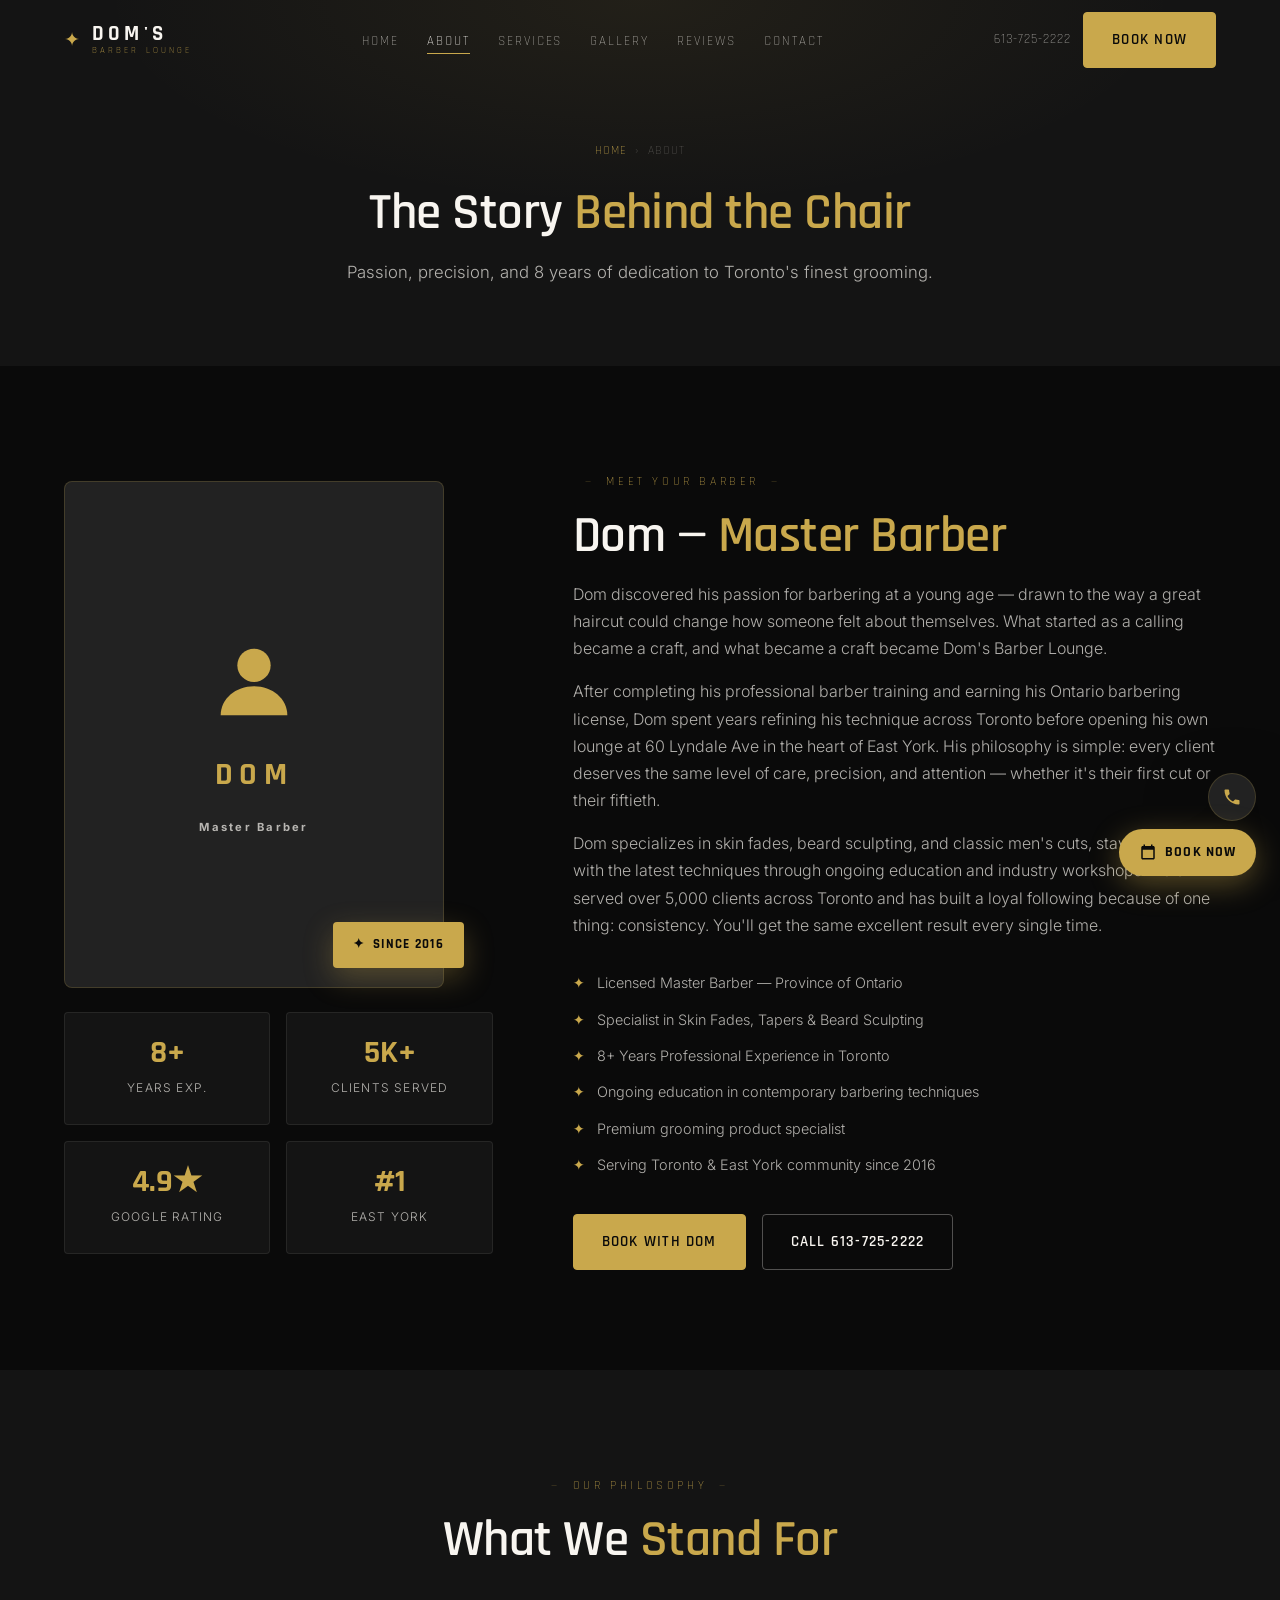
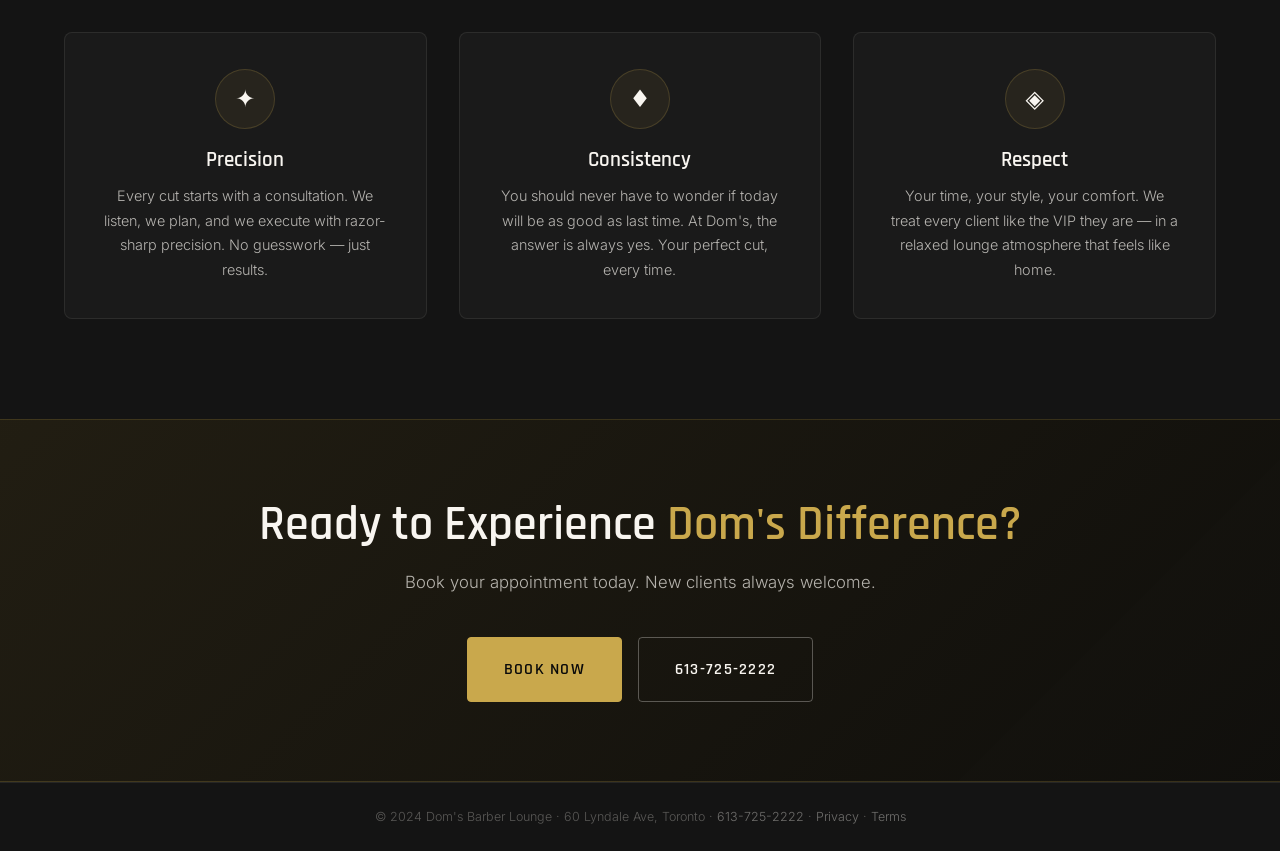
<file: pages/about.html>
<!DOCTYPE html>
<html lang="en">
<head>
  <meta charset="UTF-8" />
  <meta name="viewport" content="width=device-width, initial-scale=1.0" />
  <title>About Dom | Dom's Barber Lounge Toronto - 60 Lyndale Ave</title>
  <meta name="description" content="Meet Dom — Toronto's master barber with 8+ years of experience. Learn the story behind Dom's Barber Lounge at 60 Lyndale Ave, East York's premium barbershop." />
  <link rel="canonical" href="https://domsbarberlounge.ca/pages/about.html" />
  <link rel="preconnect" href="https://fonts.googleapis.com" />
  <link href="https://fonts.googleapis.com/css2?family=Cormorant+Garamond:wght@300;400;600&family=Rajdhani:wght@300;400;500;600;700&family=Inter:wght@300;400;500&display=swap" rel="stylesheet" />
  <link rel="stylesheet" href="../css/style.css" />
</head>
<body>
<nav class="navbar" id="navbar">
  <div class="nav-container">
    <a href="../index.html" class="logo"><span class="logo-icon">✦</span><div class="logo-text"><span class="logo-main">DOM'S</span><span class="logo-sub">BARBER LOUNGE</span></div></a>
    <ul class="nav-links">
      <li><a href="../index.html" class="nav-link">Home</a></li>
      <li><a href="about.html" class="nav-link active">About</a></li>
      <li><a href="services.html" class="nav-link">Services</a></li>
      <li><a href="gallery.html" class="nav-link">Gallery</a></li>
      <li><a href="reviews.html" class="nav-link">Reviews</a></li>
      <li><a href="contact.html" class="nav-link">Contact</a></li>
    </ul>
    <div class="nav-cta"><a href="tel:6137252222" class="btn-call">613-725-2222</a><a href="book.html" class="btn-gold">Book Now</a></div>
    <button class="hamburger" id="hamburger" aria-label="Toggle menu" aria-expanded="false"><span></span><span></span><span></span></button>
  </div>
</nav>
<div class="mobile-menu" id="mobileMenu">
  <ul>
    <li><a href="../index.html">Home</a></li>
    <li><a href="about.html">About</a></li>
    <li><a href="services.html">Services</a></li>
    <li><a href="gallery.html">Gallery</a></li>
    <li><a href="reviews.html">Reviews</a></li>
    <li><a href="contact.html">Contact</a></li>
    <li><a href="book.html" class="btn-gold" style="display:inline-block;margin-top:1rem;">Book Now</a></li>
  </ul>
</div>

<section class="page-hero dark-section">
  <div class="container">
    <nav class="breadcrumb" aria-label="Breadcrumb"><a href="../index.html">Home</a><span>›</span><span>About</span></nav>
    <h1 class="section-title">The Story <span class="gold">Behind the Chair</span></h1>
    <p>Passion, precision, and 8 years of dedication to Toronto's finest grooming.</p>
  </div>
</section>

<section class="section">
  <div class="container">
    <div class="meet-layout">
      <div class="meet-visual">
        <div class="meet-photo-frame" style="aspect-ratio:3/4;max-width:380px;">
          <div class="meet-photo-placeholder" style="height:100%;">
            <svg width="100" height="100" viewBox="0 0 24 24" fill="var(--gold)"><circle cx="12" cy="8" r="4"/><path d="M4 20c0-4 3.6-7 8-7s8 3 8 7"/></svg>
            <span>DOM</span>
            <small style="font-size:0.7rem;letter-spacing:0.2em;color:var(--white-dim);font-family:var(--font-body);">Master Barber</small>
          </div>
          <div class="meet-badge-floating"><span>✦</span><span>Since 2016</span></div>
        </div>
        <!-- Stats -->
        <div style="display:grid;grid-template-columns:1fr 1fr;gap:16px;margin-top:24px;">
          <div class="badge-item"><span class="badge-num">8+</span><span>Years Exp.</span></div>
          <div class="badge-item"><span class="badge-num">5K+</span><span>Clients Served</span></div>
          <div class="badge-item"><span class="badge-num">4.9★</span><span>Google Rating</span></div>
          <div class="badge-item"><span class="badge-num">#1</span><span>East York</span></div>
        </div>
      </div>
      <div class="meet-content">
        <span class="section-label">MEET YOUR BARBER</span>
        <h2 class="section-title">Dom — <span class="gold">Master Barber</span></h2>
        <p class="meet-desc">Dom discovered his passion for barbering at a young age — drawn to the way a great haircut could change how someone felt about themselves. What started as a calling became a craft, and what became a craft became Dom's Barber Lounge.</p>
        <p class="meet-desc">After completing his professional barber training and earning his Ontario barbering license, Dom spent years refining his technique across Toronto before opening his own lounge at 60 Lyndale Ave in the heart of East York. His philosophy is simple: every client deserves the same level of care, precision, and attention — whether it's their first cut or their fiftieth.</p>
        <p class="meet-desc">Dom specializes in skin fades, beard sculpting, and classic men's cuts, staying current with the latest techniques through ongoing education and industry workshops. He's served over 5,000 clients across Toronto and has built a loyal following because of one thing: consistency. You'll get the same excellent result every single time.</p>

        <div class="meet-credentials" style="margin-top:32px;">
          <div class="credential"><span class="credential-icon">✦</span><span>Licensed Master Barber — Province of Ontario</span></div>
          <div class="credential"><span class="credential-icon">✦</span><span>Specialist in Skin Fades, Tapers &amp; Beard Sculpting</span></div>
          <div class="credential"><span class="credential-icon">✦</span><span>8+ Years Professional Experience in Toronto</span></div>
          <div class="credential"><span class="credential-icon">✦</span><span>Ongoing education in contemporary barbering techniques</span></div>
          <div class="credential"><span class="credential-icon">✦</span><span>Premium grooming product specialist</span></div>
          <div class="credential"><span class="credential-icon">✦</span><span>Serving Toronto &amp; East York community since 2016</span></div>
        </div>

        <div style="margin-top:36px;display:flex;gap:16px;flex-wrap:wrap;">
          <a href="book.html" class="btn-gold">Book with Dom</a>
          <a href="tel:6137252222" class="btn-outline">Call 613-725-2222</a>
        </div>
      </div>
    </div>
  </div>
</section>

<!-- PHILOSOPHY -->
<section class="section dark-section">
  <div class="container">
    <div class="section-header">
      <span class="section-label">OUR PHILOSOPHY</span>
      <h2 class="section-title">What We <span class="gold">Stand For</span></h2>
    </div>
    <div style="display:grid;grid-template-columns:repeat(auto-fit,minmax(250px,1fr));gap:32px;">
      <div style="background:var(--dark);border:1px solid var(--border-subtle);border-radius:var(--radius-lg);padding:36px;text-align:center;">
        <div style="width:60px;height:60px;background:var(--gold-bg);border:1px solid var(--border);border-radius:50%;display:flex;align-items:center;justify-content:center;margin:0 auto 20px;font-size:1.5rem;">✦</div>
        <h3 style="font-family:var(--font-heading);font-size:1.3rem;margin-bottom:12px;">Precision</h3>
        <p style="color:var(--white-dim);font-size:0.9rem;line-height:1.7;">Every cut starts with a consultation. We listen, we plan, and we execute with razor-sharp precision. No guesswork — just results.</p>
      </div>
      <div style="background:var(--dark);border:1px solid var(--border-subtle);border-radius:var(--radius-lg);padding:36px;text-align:center;">
        <div style="width:60px;height:60px;background:var(--gold-bg);border:1px solid var(--border);border-radius:50%;display:flex;align-items:center;justify-content:center;margin:0 auto 20px;font-size:1.5rem;">♦</div>
        <h3 style="font-family:var(--font-heading);font-size:1.3rem;margin-bottom:12px;">Consistency</h3>
        <p style="color:var(--white-dim);font-size:0.9rem;line-height:1.7;">You should never have to wonder if today will be as good as last time. At Dom's, the answer is always yes. Your perfect cut, every time.</p>
      </div>
      <div style="background:var(--dark);border:1px solid var(--border-subtle);border-radius:var(--radius-lg);padding:36px;text-align:center;">
        <div style="width:60px;height:60px;background:var(--gold-bg);border:1px solid var(--border);border-radius:50%;display:flex;align-items:center;justify-content:center;margin:0 auto 20px;font-size:1.5rem;">◈</div>
        <h3 style="font-family:var(--font-heading);font-size:1.3rem;margin-bottom:12px;">Respect</h3>
        <p style="color:var(--white-dim);font-size:0.9rem;line-height:1.7;">Your time, your style, your comfort. We treat every client like the VIP they are — in a relaxed lounge atmosphere that feels like home.</p>
      </div>
    </div>
  </div>
</section>

<section class="booking-banner">
  <div class="banner-bg"></div>
  <div class="container">
    <div class="banner-content">
      <h2>Ready to Experience <span class="gold">Dom's Difference?</span></h2>
      <p>Book your appointment today. New clients always welcome.</p>
      <div class="banner-btns">
        <a href="book.html" class="btn-gold btn-lg">Book Now</a>
        <a href="tel:6137252222" class="btn-outline btn-lg">613-725-2222</a>
      </div>
    </div>
  </div>
</section>

<footer class="footer">
  <div class="footer-bottom">
    <div class="container">
      <p>© 2024 Dom's Barber Lounge · 60 Lyndale Ave, Toronto · <a href="tel:6137252222">613-725-2222</a> · <a href="privacy-policy.html">Privacy</a> · <a href="terms.html">Terms</a></p>
    </div>
  </div>
</footer>

<div class="sticky-book">
  <a href="tel:6137252222" class="sticky-call"><svg width="20" height="20" viewBox="0 0 24 24" fill="currentColor"><path d="M6.6 10.8c1.4 2.8 3.8 5.1 6.6 6.6l2.2-2.2c.3-.3.7-.4 1-.2 1.1.4 2.3.6 3.6.6.6 0 1 .4 1 1V20c0 .6-.4 1-1 1-9.4 0-17-7.6-17-17 0-.6.4-1 1-1h3.5c.6 0 1 .4 1 1 0 1.3.2 2.5.6 3.6.1.3 0 .7-.2 1L6.6 10.8z"/></svg></a>
  <a href="book.html" class="sticky-book-btn"><svg width="18" height="18" viewBox="0 0 24 24" fill="currentColor"><path d="M19 4h-1V2h-2v2H8V2H6v2H5C3.9 4 3 4.9 3 6v14c0 1.1.9 2 2 2h14c1.1 0 2-.9 2-2V6c0-1.1-.9-2-2-2zm0 16H5V9h14v11z"/></svg>Book Now</a>
</div>
<script src="../js/main.js"></script>
</body>
</html>
</file>
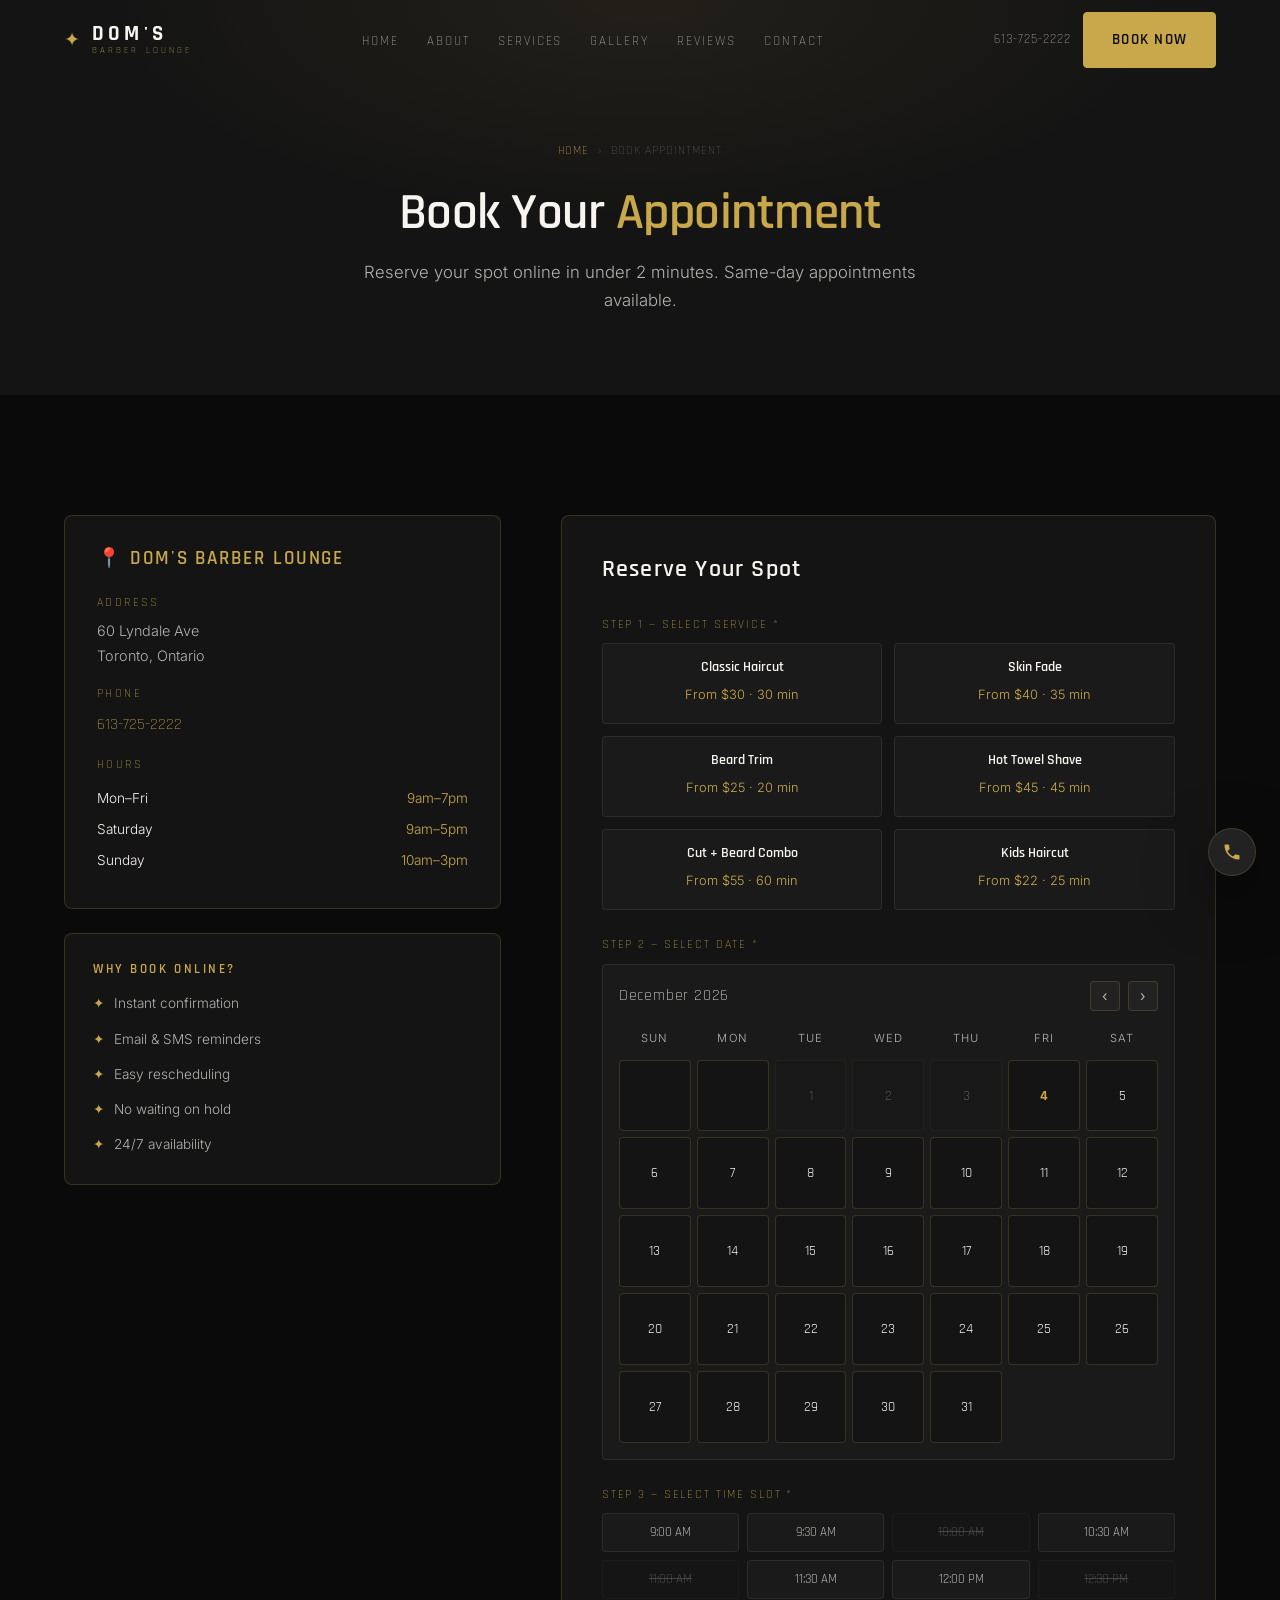
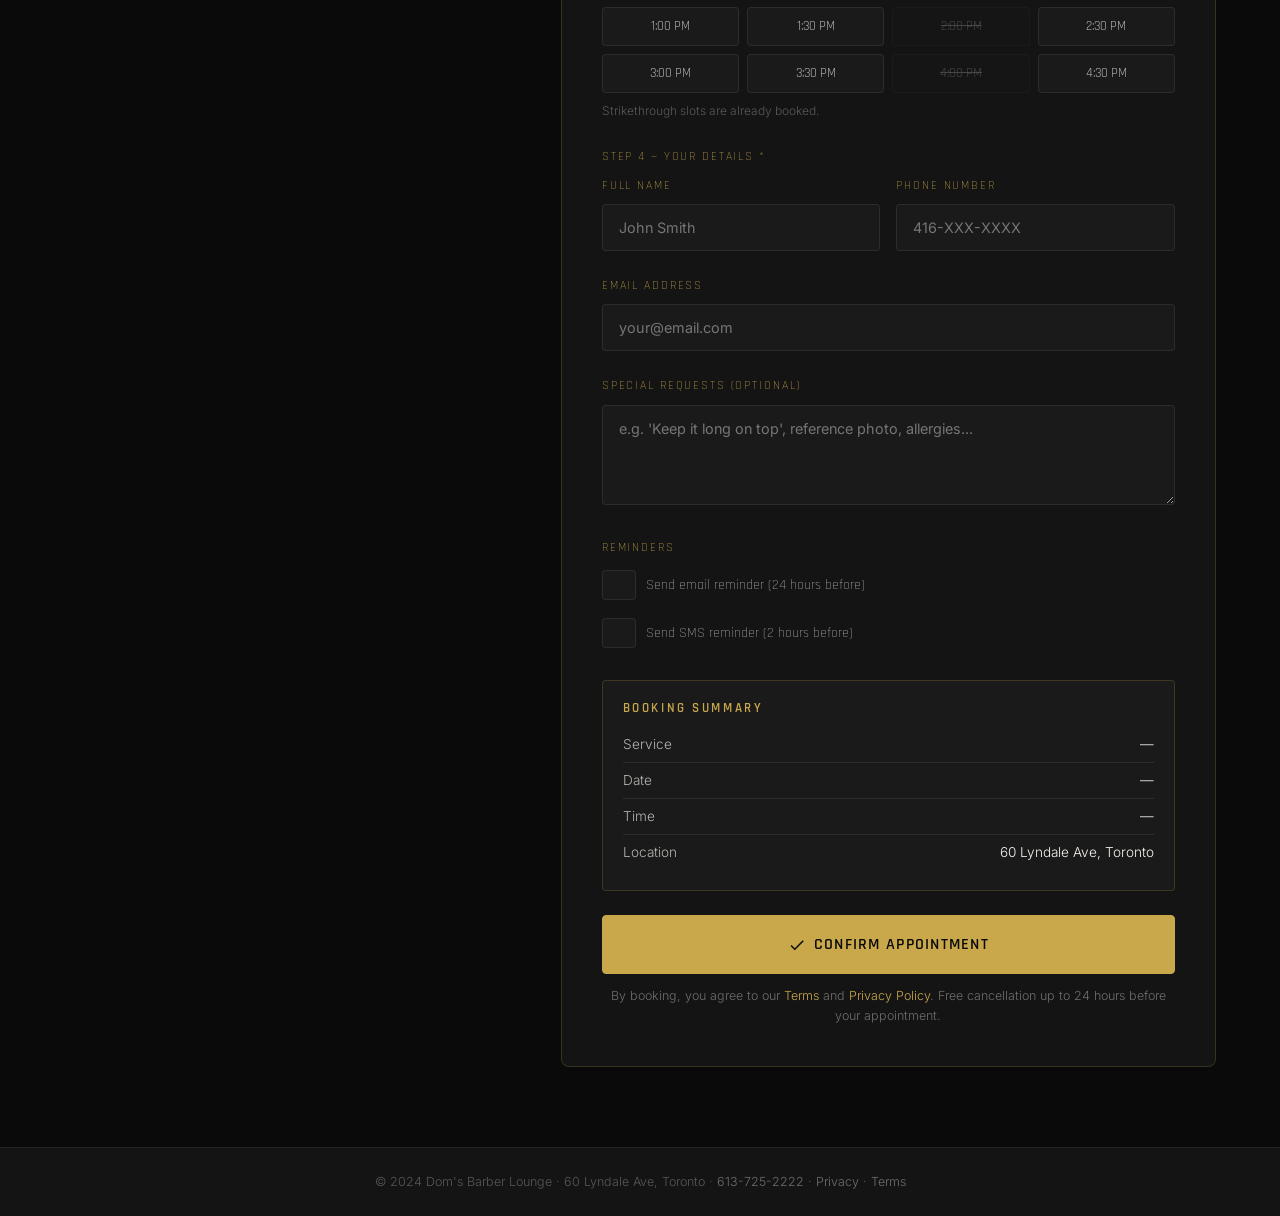
<file: pages/book.html>
<!DOCTYPE html>
<html lang="en">
<head>
  <meta charset="UTF-8" />
  <meta name="viewport" content="width=device-width, initial-scale=1.0" />
  <title>Book Appointment | Dom's Barber Lounge Toronto</title>
  <meta name="description" content="Book your appointment at Dom's Barber Lounge. Online booking for haircuts, fades, beard trims & more. 60 Lyndale Ave, Toronto. Call 613-725-2222." />
  <link rel="canonical" href="https://domsbarberlounge.ca/pages/book.html" />
  <link rel="preconnect" href="https://fonts.googleapis.com" />
  <link href="https://fonts.googleapis.com/css2?family=Cormorant+Garamond:wght@300;400;600&family=Rajdhani:wght@300;400;500;600;700&family=Inter:wght@300;400;500&display=swap" rel="stylesheet" />
  <link rel="stylesheet" href="../css/style.css" />
  <script type="application/ld+json">
  {"@context":"https://schema.org","@type":"BarberShop","name":"Dom's Barber Lounge","telephone":"613-725-2222","address":{"@type":"PostalAddress","streetAddress":"60 Lyndale Ave","addressLocality":"Toronto","addressRegion":"ON","addressCountry":"CA"}}
  </script>
</head>
<body>

<!-- NAVBAR -->
<nav class="navbar" id="navbar">
  <div class="nav-container">
    <a href="../index.html" class="logo">
      <span class="logo-icon">✦</span>
      <div class="logo-text"><span class="logo-main">DOM'S</span><span class="logo-sub">BARBER LOUNGE</span></div>
    </a>
    <ul class="nav-links">
      <li><a href="../index.html" class="nav-link">Home</a></li>
      <li><a href="about.html" class="nav-link">About</a></li>
      <li><a href="services.html" class="nav-link">Services</a></li>
      <li><a href="gallery.html" class="nav-link">Gallery</a></li>
      <li><a href="reviews.html" class="nav-link">Reviews</a></li>
      <li><a href="contact.html" class="nav-link">Contact</a></li>
    </ul>
    <div class="nav-cta">
      <a href="tel:6137252222" class="btn-call">613-725-2222</a>
      <a href="book.html" class="btn-gold active">Book Now</a>
    </div>
    <button class="hamburger" id="hamburger" aria-label="Toggle menu" aria-expanded="false">
      <span></span><span></span><span></span>
    </button>
  </div>
</nav>

<div class="mobile-menu" id="mobileMenu">
  <ul>
    <li><a href="../index.html">Home</a></li>
    <li><a href="about.html">About</a></li>
    <li><a href="services.html">Services</a></li>
    <li><a href="gallery.html">Gallery</a></li>
    <li><a href="reviews.html">Reviews</a></li>
    <li><a href="contact.html">Contact</a></li>
    <li><a href="book.html" class="btn-gold" style="display:inline-block;margin-top:1rem;">Book Now</a></li>
  </ul>
</div>

<!-- PAGE HERO -->
<section class="page-hero dark-section">
  <div class="container">
    <nav class="breadcrumb" aria-label="Breadcrumb">
      <a href="../index.html">Home</a>
      <span>›</span>
      <span>Book Appointment</span>
    </nav>
    <h1 class="section-title">Book Your <span class="gold">Appointment</span></h1>
    <p>Reserve your spot online in under 2 minutes. Same-day appointments available.</p>
  </div>
</section>

<!-- BOOKING SECTION -->
<section class="booking-section section">
  <div class="container">
    <div class="booking-layout">

      <!-- SIDEBAR INFO -->
      <div class="booking-sidebar">
        <div style="background:var(--charcoal);border:1px solid var(--border);border-radius:var(--radius-lg);padding:32px;margin-bottom:24px;">
          <h3 style="font-family:var(--font-heading);font-size:1.2rem;color:var(--gold);letter-spacing:0.1em;text-transform:uppercase;margin-bottom:24px;">📍 Dom's Barber Lounge</h3>
          <div style="display:flex;flex-direction:column;gap:16px;">
            <div>
              <div style="font-family:var(--font-heading);font-size:0.75rem;letter-spacing:0.2em;text-transform:uppercase;color:var(--gold);margin-bottom:6px;">Address</div>
              <p style="color:var(--white-dim);font-size:0.9rem;">60 Lyndale Ave<br>Toronto, Ontario</p>
            </div>
            <div>
              <div style="font-family:var(--font-heading);font-size:0.75rem;letter-spacing:0.2em;text-transform:uppercase;color:var(--gold);margin-bottom:6px;">Phone</div>
              <a href="tel:6137252222" style="color:var(--gold);font-size:1rem;font-family:var(--font-heading);">613-725-2222</a>
            </div>
            <div>
              <div style="font-family:var(--font-heading);font-size:0.75rem;letter-spacing:0.2em;text-transform:uppercase;color:var(--gold);margin-bottom:8px;">Hours</div>
              <table style="width:100%;border-collapse:collapse;">
                <tr><td style="color:var(--white);font-size:0.85rem;padding:4px 0;">Mon–Fri</td><td style="color:var(--gold);font-size:0.85rem;text-align:right;">9am–7pm</td></tr>
                <tr><td style="color:var(--white);font-size:0.85rem;padding:4px 0;">Saturday</td><td style="color:var(--gold);font-size:0.85rem;text-align:right;">9am–5pm</td></tr>
                <tr><td style="color:var(--white);font-size:0.85rem;padding:4px 0;">Sunday</td><td style="color:var(--gold);font-size:0.85rem;text-align:right;">10am–3pm</td></tr>
              </table>
            </div>
          </div>
        </div>

        <div style="background:var(--charcoal);border:1px solid var(--border);border-radius:var(--radius-lg);padding:28px;">
          <h4 style="font-family:var(--font-heading);font-size:0.8rem;letter-spacing:0.2em;text-transform:uppercase;color:var(--gold);margin-bottom:16px;">Why Book Online?</h4>
          <div style="display:flex;flex-direction:column;gap:12px;">
            <div style="display:flex;align-items:center;gap:10px;font-size:0.85rem;color:var(--white-dim);">
              <span style="color:var(--gold);">✦</span> Instant confirmation
            </div>
            <div style="display:flex;align-items:center;gap:10px;font-size:0.85rem;color:var(--white-dim);">
              <span style="color:var(--gold);">✦</span> Email & SMS reminders
            </div>
            <div style="display:flex;align-items:center;gap:10px;font-size:0.85rem;color:var(--white-dim);">
              <span style="color:var(--gold);">✦</span> Easy rescheduling
            </div>
            <div style="display:flex;align-items:center;gap:10px;font-size:0.85rem;color:var(--white-dim);">
              <span style="color:var(--gold);">✦</span> No waiting on hold
            </div>
            <div style="display:flex;align-items:center;gap:10px;font-size:0.85rem;color:var(--white-dim);">
              <span style="color:var(--gold);">✦</span> 24/7 availability
            </div>
          </div>
        </div>
      </div>

      <!-- BOOKING FORM -->
      <div class="booking-form-wrap">
        <h2 class="form-title">Reserve Your Spot</h2>

        <form onsubmit="handleBookingSubmit(event)" novalidate>

          <!-- STEP 1: SELECT SERVICE -->
          <div class="form-group">
            <label>Step 1 — Select Service *</label>
            <div class="service-select-grid">
              <div class="service-option" data-service="Classic Haircut ($30)" tabindex="0" role="button" aria-pressed="false">
                <h4>Classic Haircut</h4>
                <span>From $30 · 30 min</span>
              </div>
              <div class="service-option" data-service="Skin Fade ($40)" tabindex="0" role="button" aria-pressed="false">
                <h4>Skin Fade</h4>
                <span>From $40 · 35 min</span>
              </div>
              <div class="service-option" data-service="Beard Trim ($25)" tabindex="0" role="button" aria-pressed="false">
                <h4>Beard Trim</h4>
                <span>From $25 · 20 min</span>
              </div>
              <div class="service-option" data-service="Hot Towel Shave ($45)" tabindex="0" role="button" aria-pressed="false">
                <h4>Hot Towel Shave</h4>
                <span>From $45 · 45 min</span>
              </div>
              <div class="service-option" data-service="Cut + Beard Combo ($55)" tabindex="0" role="button" aria-pressed="false">
                <h4>Cut + Beard Combo</h4>
                <span>From $55 · 60 min</span>
              </div>
              <div class="service-option" data-service="Kids Haircut ($22)" tabindex="0" role="button" aria-pressed="false">
                <h4>Kids Haircut</h4>
                <span>From $22 · 25 min</span>
              </div>
            </div>
          </div>

          <!-- STEP 2: SELECT DATE -->
          <div class="form-group">
            <label>Step 2 — Select Date *</label>
            <div style="background:var(--dark);border:1px solid var(--border-subtle);border-radius:var(--radius);padding:16px;">
              <div style="display:flex;justify-content:space-between;align-items:center;margin-bottom:12px;">
                <span id="calTitle" style="font-family:var(--font-heading);font-size:1rem;letter-spacing:0.05em;color:var(--white);">June 2025</span>
                <div style="display:flex;gap:8px;">
                  <button type="button" onclick="prevMonth()" style="background:var(--dark-2);border:1px solid var(--border);color:var(--white-dim);width:30px;height:30px;border-radius:var(--radius);cursor:pointer;font-size:0.9rem;" aria-label="Previous month">‹</button>
                  <button type="button" onclick="nextMonth()" style="background:var(--dark-2);border:1px solid var(--border);color:var(--white-dim);width:30px;height:30px;border-radius:var(--radius);cursor:pointer;font-size:0.9rem;" aria-label="Next month">›</button>
                </div>
              </div>
              <div class="calendar-grid" id="calendarGrid"></div>
            </div>
          </div>

          <!-- STEP 3: SELECT TIME -->
          <div class="form-group">
            <label>Step 3 — Select Time Slot *</label>
            <div class="time-slots">
              <button type="button" class="time-slot" data-time="9:00 AM">9:00 AM</button>
              <button type="button" class="time-slot" data-time="9:30 AM">9:30 AM</button>
              <button type="button" class="time-slot booked">10:00 AM</button>
              <button type="button" class="time-slot" data-time="10:30 AM">10:30 AM</button>
              <button type="button" class="time-slot booked">11:00 AM</button>
              <button type="button" class="time-slot" data-time="11:30 AM">11:30 AM</button>
              <button type="button" class="time-slot" data-time="12:00 PM">12:00 PM</button>
              <button type="button" class="time-slot booked">12:30 PM</button>
              <button type="button" class="time-slot" data-time="1:00 PM">1:00 PM</button>
              <button type="button" class="time-slot" data-time="1:30 PM">1:30 PM</button>
              <button type="button" class="time-slot booked">2:00 PM</button>
              <button type="button" class="time-slot" data-time="2:30 PM">2:30 PM</button>
              <button type="button" class="time-slot" data-time="3:00 PM">3:00 PM</button>
              <button type="button" class="time-slot" data-time="3:30 PM">3:30 PM</button>
              <button type="button" class="time-slot booked">4:00 PM</button>
              <button type="button" class="time-slot" data-time="4:30 PM">4:30 PM</button>
            </div>
            <p style="font-size:0.75rem;color:rgba(248,245,240,0.3);margin-top:8px;">Strikethrough slots are already booked.</p>
          </div>

          <!-- STEP 4: PERSONAL INFO -->
          <div class="form-group">
            <label>Step 4 — Your Details *</label>
            <div class="form-row">
              <div class="form-group" style="margin-bottom:0;">
                <label for="bookName">Full Name</label>
                <input type="text" id="bookName" name="name" placeholder="John Smith" required autocomplete="name" />
              </div>
              <div class="form-group" style="margin-bottom:0;">
                <label for="bookPhone">Phone Number</label>
                <input type="tel" id="bookPhone" name="phone" placeholder="416-XXX-XXXX" required autocomplete="tel" />
              </div>
            </div>
          </div>
          <div class="form-group">
            <label for="bookEmail">Email Address</label>
            <input type="email" id="bookEmail" name="email" placeholder="your@email.com" required autocomplete="email" />
          </div>
          <div class="form-group">
            <label for="bookNotes">Special Requests (Optional)</label>
            <textarea id="bookNotes" name="notes" placeholder="e.g. 'Keep it long on top', reference photo, allergies..."></textarea>
          </div>

          <!-- REMINDERS -->
          <div class="form-group">
            <label style="margin-bottom:12px;">Reminders</label>
            <div style="display:flex;flex-direction:column;gap:10px;">
              <label style="display:flex;align-items:center;gap:10px;font-size:0.9rem;color:var(--white-dim);cursor:pointer;letter-spacing:0;text-transform:none;">
                <input type="checkbox" name="emailReminder" checked style="accent-color:var(--gold);width:16px;height:16px;" />
                Send email reminder (24 hours before)
              </label>
              <label style="display:flex;align-items:center;gap:10px;font-size:0.9rem;color:var(--white-dim);cursor:pointer;letter-spacing:0;text-transform:none;">
                <input type="checkbox" name="smsReminder" style="accent-color:var(--gold);width:16px;height:16px;" />
                Send SMS reminder (2 hours before)
              </label>
            </div>
          </div>

          <!-- BOOKING SUMMARY -->
          <div class="booking-summary">
            <h4>Booking Summary</h4>
            <div class="summary-item">
              <span>Service</span>
              <span id="summaryService">—</span>
            </div>
            <div class="summary-item">
              <span>Date</span>
              <span id="summaryDate">—</span>
            </div>
            <div class="summary-item">
              <span>Time</span>
              <span id="summaryTime">—</span>
            </div>
            <div class="summary-item">
              <span>Location</span>
              <span>60 Lyndale Ave, Toronto</span>
            </div>
          </div>

          <div class="form-submit">
            <button type="submit" class="btn-gold btn-lg" style="width:100%;justify-content:center;">
              <svg width="18" height="18" viewBox="0 0 24 24" fill="currentColor"><path d="M9 16.17L4.83 12l-1.42 1.41L9 19 21 7l-1.41-1.41z"/></svg>
              Confirm Appointment
            </button>
          </div>
          <p class="form-notice">By booking, you agree to our <a href="terms.html" style="color:var(--gold);">Terms</a> and <a href="privacy-policy.html" style="color:var(--gold);">Privacy Policy</a>. Free cancellation up to 24 hours before your appointment.</p>

        </form>
      </div>
    </div>
  </div>
</section>

<!-- FOOTER -->
<footer class="footer">
  <div class="footer-bottom">
    <div class="container">
      <p>© 2024 Dom's Barber Lounge · 60 Lyndale Ave, Toronto · <a href="tel:6137252222">613-725-2222</a> · <a href="privacy-policy.html">Privacy</a> · <a href="terms.html">Terms</a></p>
    </div>
  </div>
</footer>

<!-- STICKY BOOKING BUTTON -->
<div class="sticky-book">
  <a href="tel:6137252222" class="sticky-call" aria-label="Call us">
    <svg width="20" height="20" viewBox="0 0 24 24" fill="currentColor"><path d="M6.6 10.8c1.4 2.8 3.8 5.1 6.6 6.6l2.2-2.2c.3-.3.7-.4 1-.2 1.1.4 2.3.6 3.6.6.6 0 1 .4 1 1V20c0 .6-.4 1-1 1-9.4 0-17-7.6-17-17 0-.6.4-1 1-1h3.5c.6 0 1 .4 1 1 0 1.3.2 2.5.6 3.6.1.3 0 .7-.2 1L6.6 10.8z"/></svg>
  </a>
</div>

<script src="../js/main.js"></script>
<script>
  // Extend booking JS for month navigation
  let currentMonth = new Date().getMonth();
  let currentYear = new Date().getFullYear();

  function prevMonth() {
    currentMonth--;
    if (currentMonth < 0) { currentMonth = 11; currentYear--; }
    refreshCalendar();
  }
  function nextMonth() {
    currentMonth++;
    if (currentMonth > 11) { currentMonth = 0; currentYear++; }
    refreshCalendar();
  }

  function refreshCalendar() {
    const monthNames = ['January','February','March','April','May','June','July','August','September','October','November','December'];
    const calTitle = document.getElementById('calTitle');
    if (calTitle) calTitle.textContent = `${monthNames[currentMonth]} ${currentYear}`;

    const calGrid = document.getElementById('calendarGrid');
    if (!calGrid) return;
    calGrid.innerHTML = '';

    const days = ['SUN','MON','TUE','WED','THU','FRI','SAT'];
    days.forEach(d => {
      const h = document.createElement('div');
      h.className = 'cal-header';
      h.textContent = d;
      calGrid.appendChild(h);
    });

    const firstDay = new Date(currentYear, currentMonth, 1).getDay();
    const totalDays = new Date(currentYear, currentMonth + 1, 0).getDate();

    for (let i = 0; i < firstDay; i++) {
      const empty = document.createElement('div');
      empty.className = 'cal-day empty';
      calGrid.appendChild(empty);
    }

    for (let d = 1; d <= totalDays; d++) {
      const dayEl = document.createElement('button');
      dayEl.className = 'cal-day';
      dayEl.textContent = d;
      dayEl.type = 'button';

      const date = new Date(currentYear, currentMonth, d);
      const today = new Date();
      today.setHours(0,0,0,0);

      if (date < today) {
        dayEl.classList.add('unavailable');
      } else if (date.toDateString() === today.toDateString()) {
        dayEl.classList.add('today');
      }

      dayEl.addEventListener('click', () => {
        if (dayEl.classList.contains('unavailable')) return;
        document.querySelectorAll('.cal-day').forEach(el => el.classList.remove('selected'));
        dayEl.classList.add('selected');
        window.selectedDate = `${monthNames[currentMonth]} ${d}, ${currentYear}`;
        updateBookingSummary();
      });

      calGrid.appendChild(dayEl);
    }
  }

  // Service option keyboard accessibility
  document.querySelectorAll('.service-option').forEach(opt => {
    opt.addEventListener('keypress', (e) => {
      if (e.key === 'Enter' || e.key === ' ') {
        e.preventDefault();
        opt.click();
      }
    });
  });

  // Time slot button wiring
  document.querySelectorAll('.time-slot:not(.booked)').forEach(slot => {
    slot.addEventListener('click', () => {
      document.querySelectorAll('.time-slot').forEach(s => s.classList.remove('selected'));
      slot.classList.add('selected');
      window.selectedTime = slot.textContent.trim();
      updateBookingSummary();
    });
  });
</script>
</body>
</html>
</file>
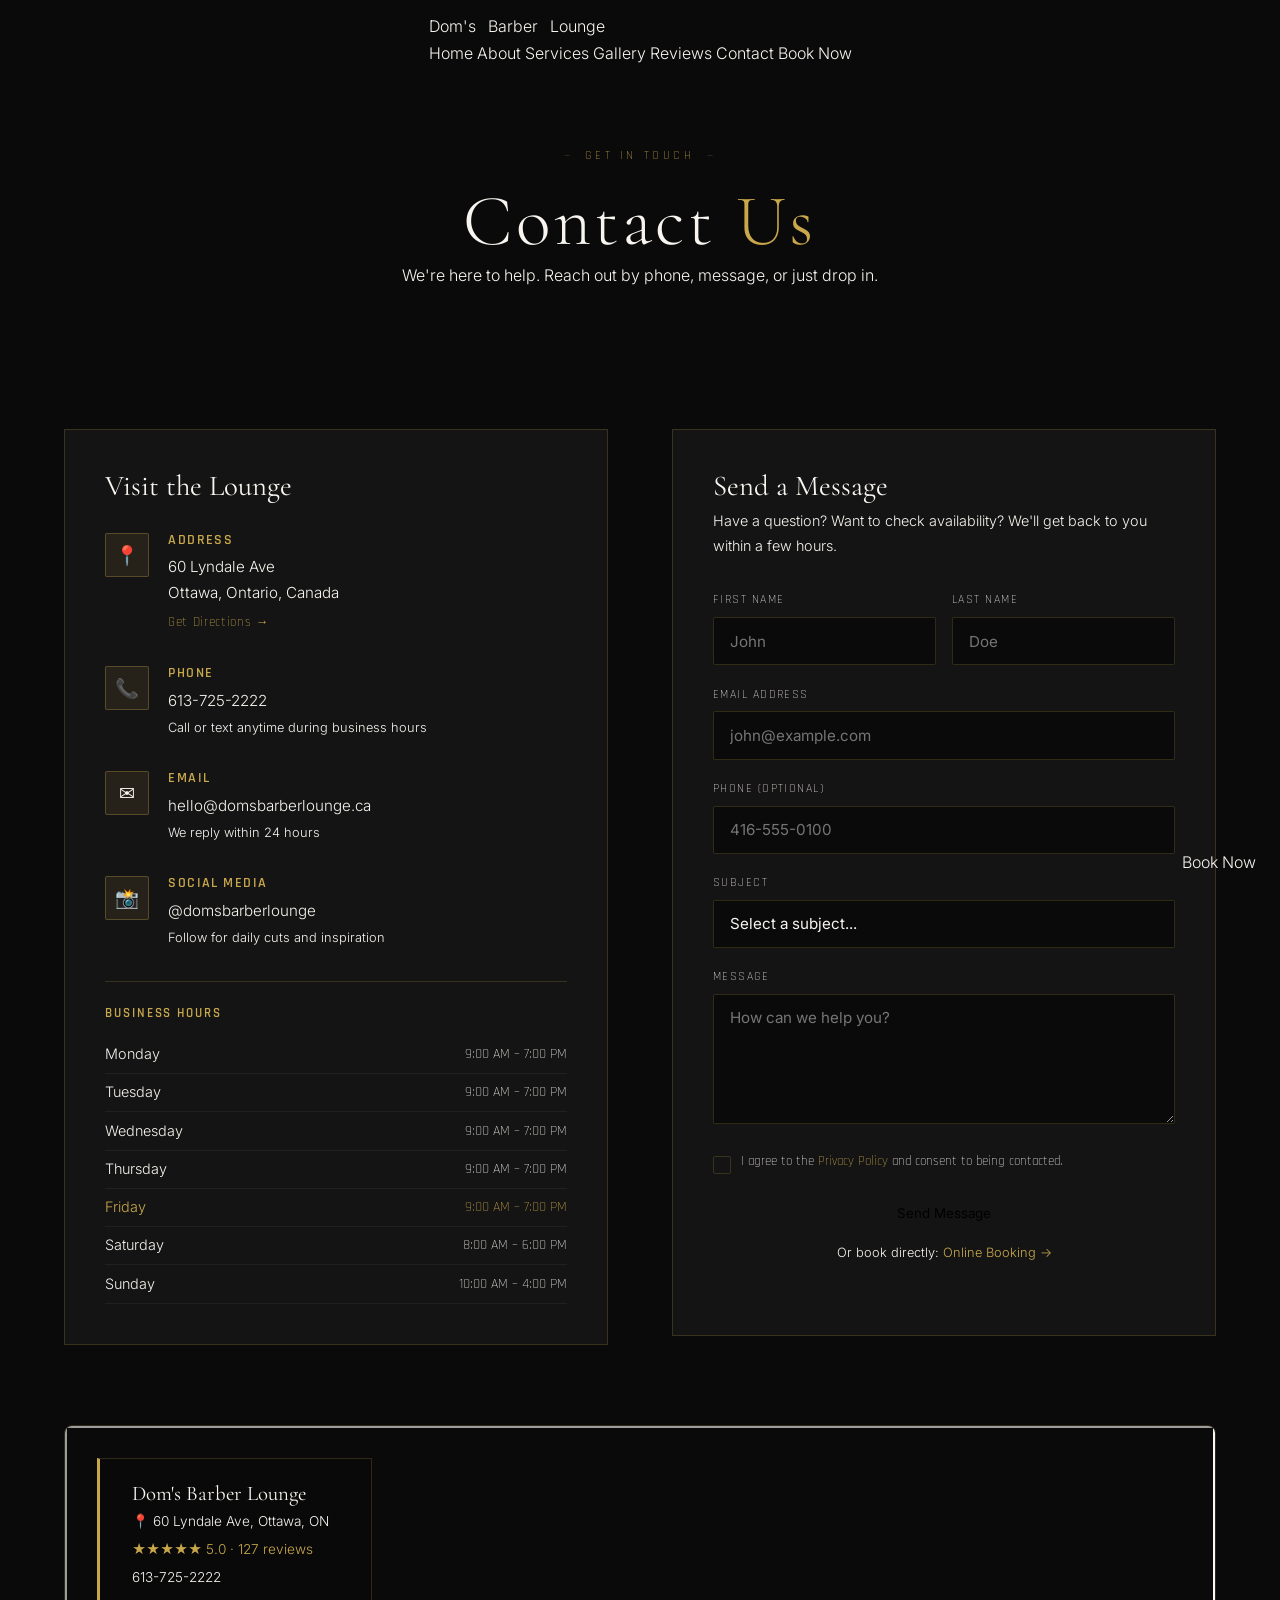
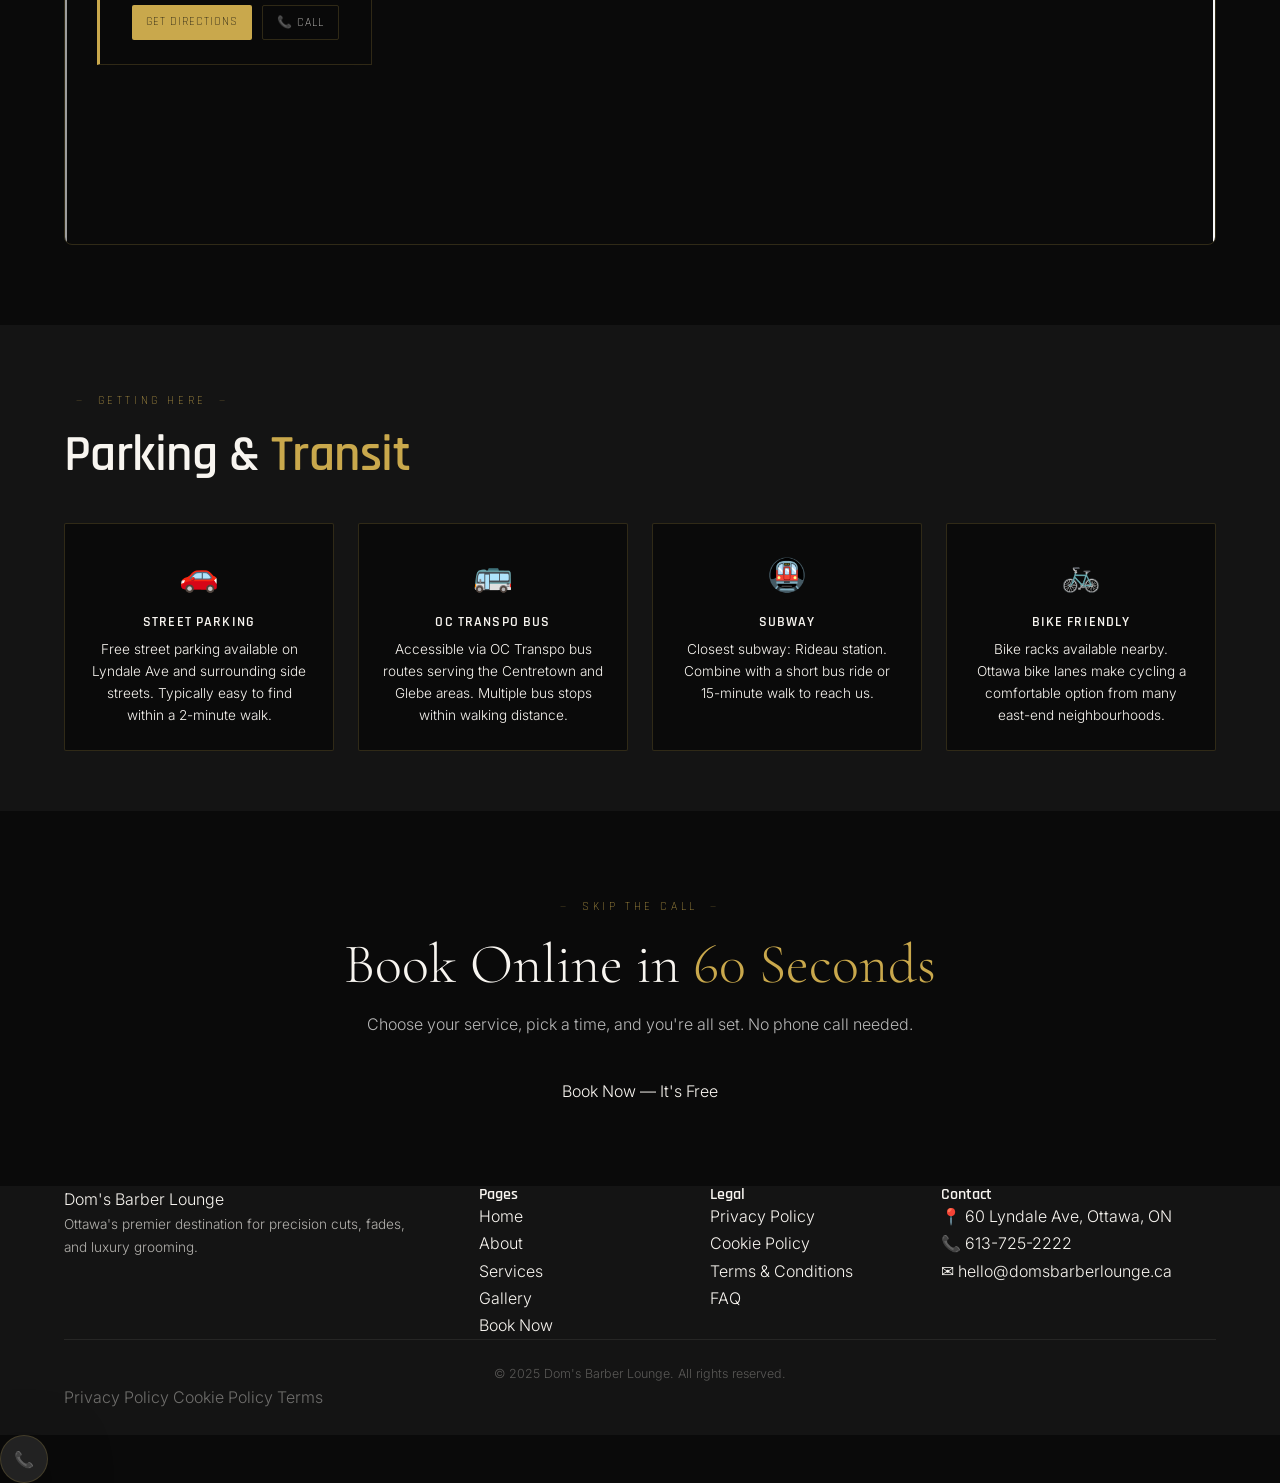
<file: pages/contact.html>
<!DOCTYPE html>
<html lang="en">
<head>
<meta charset="UTF-8">
<meta name="viewport" content="width=device-width, initial-scale=1.0">
<title>Contact – Dom's Barber Lounge | 60 Lyndale Ave Ottawa</title>
<meta name="description" content="Contact Dom's Barber Lounge at 60 Lyndale Ave, Ottawa. Call 613-725-2222, send a message, or get directions. Book online anytime.">
<link rel="canonical" href="https://domsbarberlounge.ca/pages/contact.html">
<link rel="preconnect" href="https://fonts.googleapis.com">
<link rel="preconnect" href="https://fonts.gstatic.com" crossorigin>
<link href="https://fonts.googleapis.com/css2?family=Cormorant+Garamond:wght@300;400;500;600;700&family=Rajdhani:wght@300;400;500;600;700&family=Inter:wght@300;400;500;600&display=swap" rel="stylesheet">
<link rel="stylesheet" href="../css/style.css">
<style>
.contact-hero{padding:140px 0 60px;background:var(--black);text-align:center}
.contact-hero h1{font-family:var(--font-display);font-size:clamp(2.5rem,6vw,4.5rem);color:var(--white);font-weight:300;letter-spacing:.05em}
.contact-hero h1 span{color:var(--gold)}
.contact-layout{display:grid;grid-template-columns:1fr 1fr;gap:4rem;padding:80px 0;align-items:start}
@media(max-width:768px){.contact-layout{grid-template-columns:1fr;gap:3rem}}
.contact-info-card{background:var(--charcoal);border:1px solid var(--border);padding:2.5rem}
.contact-info-card h2{font-family:var(--font-display);font-size:1.8rem;color:var(--white);font-weight:400;margin-bottom:2rem}
.contact-item{display:flex;gap:1.2rem;margin-bottom:2rem;align-items:flex-start}
.contact-icon{width:44px;height:44px;background:rgba(201,168,76,.1);border:1px solid rgba(201,168,76,.3);display:flex;align-items:center;justify-content:center;font-size:1.2rem;flex-shrink:0;border-radius:2px}
.contact-item-info h3{font-family:var(--font-heading);font-size:.9rem;letter-spacing:.1em;text-transform:uppercase;color:var(--gold);margin-bottom:.3rem}
.contact-item-info p,.contact-item-info a{color:var(--text-muted);font-size:.95rem;text-decoration:none;transition:color .3s}
.contact-item-info a:hover{color:var(--gold)}
.hours-grid{margin-top:2rem;border-top:1px solid var(--border);padding-top:1.5rem}
.hours-grid h3{font-family:var(--font-heading);font-size:.8rem;letter-spacing:.15em;text-transform:uppercase;color:var(--gold);margin-bottom:1rem}
.hours-row{display:flex;justify-content:space-between;padding:.4rem 0;border-bottom:1px solid rgba(255,255,255,.05);font-size:.9rem}
.hours-row .day{color:var(--text-muted)}
.hours-row .time{color:var(--white);font-family:var(--font-heading)}
.hours-row.today .day,.hours-row.today .time{color:var(--gold)}
/* Form */
.contact-form-wrap{background:var(--charcoal);border:1px solid var(--border);padding:2.5rem}
.contact-form-wrap h2{font-family:var(--font-display);font-size:1.8rem;color:var(--white);font-weight:400;margin-bottom:.5rem}
.contact-form-wrap p{color:var(--text-muted);font-size:.9rem;margin-bottom:2rem}
.form-group{margin-bottom:1.2rem}
.form-group label{display:block;font-family:var(--font-heading);font-size:.75rem;letter-spacing:.12em;text-transform:uppercase;color:var(--text-muted);margin-bottom:.4rem}
.form-group input,.form-group textarea,.form-group select{width:100%;background:var(--black);border:1px solid var(--border);color:var(--white);padding:.85rem 1rem;font-family:var(--font-body);font-size:.95rem;outline:none;transition:border-color .3s;box-sizing:border-box;border-radius:2px}
.form-group input:focus,.form-group textarea:focus,.form-group select:focus{border-color:var(--gold)}
.form-group textarea{height:130px;resize:vertical}
.form-group select option{background:var(--black)}
.form-row{display:grid;grid-template-columns:1fr 1fr;gap:1rem}
@media(max-width:500px){.form-row{grid-template-columns:1fr}}
/* Map */
.map-section{padding:0 0 80px}
.map-container{position:relative;border:1px solid var(--border);overflow:hidden}
.map-container iframe{width:100%;height:450px;display:block;filter:grayscale(30%) contrast(1.1)}
.map-overlay-card{position:absolute;top:2rem;left:2rem;background:rgba(10,10,10,.92);border:1px solid var(--border);padding:1.5rem 2rem;backdrop-filter:blur(10px);border-left:3px solid var(--gold)}
.map-overlay-card h3{font-family:var(--font-display);font-size:1.3rem;color:var(--white);font-weight:400}
.map-overlay-card p{color:var(--text-muted);font-size:.85rem;margin:.3rem 0}
.map-overlay-card .gold{color:var(--gold)}
.map-actions{display:flex;gap:.6rem;margin-top:1rem;flex-wrap:wrap}
.map-actions a{font-family:var(--font-heading);font-size:.75rem;letter-spacing:.08em;text-transform:uppercase;padding:.4rem .9rem;border-radius:2px;text-decoration:none;transition:all .3s}
.map-dir{background:var(--gold);color:var(--black)}
.map-dir:hover{background:var(--gold-light)}
.map-call{background:transparent;border:1px solid var(--border);color:var(--white)}
.map-call:hover{border-color:var(--gold);color:var(--gold)}
@media(max-width:500px){.map-overlay-card{position:static;border-left:none;border-top:3px solid var(--gold)}}
/* Parking & Transit */
.practical-section{background:var(--charcoal);padding:60px 0}
.practical-grid{display:grid;grid-template-columns:repeat(auto-fit,minmax(220px,1fr));gap:1.5rem;margin-top:2.5rem}
.practical-card{background:var(--black);border:1px solid var(--border);padding:1.5rem;text-align:center;border-radius:2px}
.practical-card .icon{font-size:2rem;margin-bottom:.8rem}
.practical-card h3{font-family:var(--font-heading);font-size:.9rem;letter-spacing:.08em;text-transform:uppercase;color:var(--white);margin-bottom:.5rem}
.practical-card p{font-size:.85rem;color:var(--text-muted);line-height:1.6}
</style>
</head>
<body>
<nav class="navbar" id="navbar">
  <div class="container">
    <a href="../index.html" class="logo">Dom's <span>Barber</span> Lounge</a>
    <button class="hamburger" id="hamburger" aria-label="Menu"><span></span><span></span><span></span></button>
    <ul class="nav-links" id="navLinks">
      <li><a href="../index.html">Home</a></li>
      <li><a href="about.html">About</a></li>
      <li><a href="services.html">Services</a></li>
      <li><a href="gallery.html">Gallery</a></li>
      <li><a href="reviews.html">Reviews</a></li>
      <li><a href="contact.html" class="active">Contact</a></li>
      <li><a href="book.html" class="btn-nav">Book Now</a></li>
    </ul>
  </div>
</nav>

<section class="contact-hero">
  <div class="container">
    <p class="section-label">Get in Touch</p>
    <h1>Contact <span>Us</span></h1>
    <p>We're here to help. Reach out by phone, message, or just drop in.</p>
  </div>
</section>

<section style="background:var(--black)">
  <div class="container">
    <div class="contact-layout">
      <div>
        <div class="contact-info-card">
          <h2>Visit the Lounge</h2>
          <div class="contact-item">
            <div class="contact-icon">📍</div>
            <div class="contact-item-info">
              <h3>Address</h3>
              <p>60 Lyndale Ave<br>Ottawa, Ontario, Canada</p>
              <a href="https://maps.google.com/?q=60+Lyndale+Ave+Ottawa+Ontario" target="_blank" rel="noopener" style="display:inline-block;margin-top:.4rem;color:var(--gold);font-family:var(--font-heading);font-size:.8rem;letter-spacing:.05em">Get Directions →</a>
            </div>
          </div>
          <div class="contact-item">
            <div class="contact-icon">📞</div>
            <div class="contact-item-info">
              <h3>Phone</h3>
              <a href="tel:6137252222">613-725-2222</a>
              <p style="font-size:.8rem;margin-top:.2rem">Call or text anytime during business hours</p>
            </div>
          </div>
          <div class="contact-item">
            <div class="contact-icon">✉</div>
            <div class="contact-item-info">
              <h3>Email</h3>
              <a href="mailto:hello@domsbarberlounge.ca">hello@domsbarberlounge.ca</a>
              <p style="font-size:.8rem;margin-top:.2rem">We reply within 24 hours</p>
            </div>
          </div>
          <div class="contact-item">
            <div class="contact-icon">📸</div>
            <div class="contact-item-info">
              <h3>Social Media</h3>
              <a href="https://instagram.com/domsbarberlounge" target="_blank" rel="noopener">@domsbarberlounge</a>
              <p style="font-size:.8rem;margin-top:.2rem">Follow for daily cuts and inspiration</p>
            </div>
          </div>

          <div class="hours-grid">
            <h3>Business Hours</h3>
            <div class="hours-row" id="mon"><span class="day">Monday</span><span class="time">9:00 AM – 7:00 PM</span></div>
            <div class="hours-row" id="tue"><span class="day">Tuesday</span><span class="time">9:00 AM – 7:00 PM</span></div>
            <div class="hours-row" id="wed"><span class="day">Wednesday</span><span class="time">9:00 AM – 7:00 PM</span></div>
            <div class="hours-row" id="thu"><span class="day">Thursday</span><span class="time">9:00 AM – 7:00 PM</span></div>
            <div class="hours-row" id="fri"><span class="day">Friday</span><span class="time">9:00 AM – 7:00 PM</span></div>
            <div class="hours-row" id="sat"><span class="day">Saturday</span><span class="time">8:00 AM – 6:00 PM</span></div>
            <div class="hours-row" id="sun"><span class="day">Sunday</span><span class="time">10:00 AM – 4:00 PM</span></div>
          </div>
        </div>
      </div>

      <div class="contact-form-wrap">
        <h2>Send a Message</h2>
        <p>Have a question? Want to check availability? We'll get back to you within a few hours.</p>
        <div class="form-row">
          <div class="form-group">
            <label for="cfName">First Name</label>
            <input type="text" id="cfName" placeholder="John" autocomplete="given-name">
          </div>
          <div class="form-group">
            <label for="cfLast">Last Name</label>
            <input type="text" id="cfLast" placeholder="Doe" autocomplete="family-name">
          </div>
        </div>
        <div class="form-group">
          <label for="cfEmail">Email Address</label>
          <input type="email" id="cfEmail" placeholder="john@example.com" autocomplete="email">
        </div>
        <div class="form-group">
          <label for="cfPhone">Phone (optional)</label>
          <input type="tel" id="cfPhone" placeholder="416-555-0100" autocomplete="tel">
        </div>
        <div class="form-group">
          <label for="cfSubject">Subject</label>
          <select id="cfSubject">
            <option value="">Select a subject...</option>
            <option>Booking Question</option>
            <option>Pricing Inquiry</option>
            <option>Service Question</option>
            <option>Event / Group Booking</option>
            <option>Partnership / Collaboration</option>
            <option>Other</option>
          </select>
        </div>
        <div class="form-group">
          <label for="cfMessage">Message</label>
          <textarea id="cfMessage" placeholder="How can we help you?"></textarea>
        </div>
        <div class="form-group" style="display:flex;align-items:center;gap:.6rem">
          <input type="checkbox" id="cfConsent" style="width:auto;background:none;border:1px solid var(--border);padding:0;width:18px;height:18px;accent-color:var(--gold)">
          <label for="cfConsent" style="font-size:.8rem;text-transform:none;letter-spacing:0;color:var(--text-muted);cursor:pointer">I agree to the <a href="privacy-policy.html" style="color:var(--gold)">Privacy Policy</a> and consent to being contacted.</label>
        </div>
        <button class="btn-primary" onclick="submitContact()" style="width:100%">Send Message</button>
        <p style="font-size:.8rem;color:var(--text-muted);margin-top:1rem;text-align:center">Or book directly: <a href="book.html" style="color:var(--gold)">Online Booking →</a></p>
      </div>
    </div>
  </div>
</section>

<!-- Map -->
<section class="map-section" style="background:var(--black)">
  <div class="container">
    <div class="map-container">
      <iframe
        src="https://www.google.com/maps/embed?pb=!1m18!1m12!1m3!1d2884.9!2d-79.35!3d43.69!2m3!1f0!2f0!3f0!3m2!1i1024!2i768!4f13.1!3m3!1m2!1s0x0%3A0x0!2s60+Lyndale+Ave%2C+Ottawa%2C+ON!5e0!3m2!1sen!2sca!4v1"
        loading="lazy"
        referrerpolicy="no-referrer-when-downgrade"
        title="Dom's Barber Lounge location map"
        aria-label="Map showing Dom's Barber Lounge at 60 Lyndale Ave Ottawa">
      </iframe>
      <div class="map-overlay-card">
        <h3>Dom's Barber Lounge</h3>
        <p>📍 60 Lyndale Ave, Ottawa, ON</p>
        <p class="gold">★★★★★ 5.0 · 127 reviews</p>
        <p style="margin-top:.3rem">613-725-2222</p>
        <div class="map-actions">
          <a href="https://maps.google.com/?q=60+Lyndale+Ave+Ottawa+Ontario" target="_blank" rel="noopener" class="map-dir">Get Directions</a>
          <a href="tel:6137252222" class="map-call">📞 Call</a>
        </div>
      </div>
    </div>
  </div>
</section>

<!-- Practical Info -->
<section class="practical-section">
  <div class="container">
    <p class="section-label">Getting Here</p>
    <h2 class="section-title">Parking & <span class="gold">Transit</span></h2>
    <div class="practical-grid">
      <div class="practical-card">
        <div class="icon">🚗</div>
        <h3>Street Parking</h3>
        <p>Free street parking available on Lyndale Ave and surrounding side streets. Typically easy to find within a 2-minute walk.</p>
      </div>
      <div class="practical-card">
        <div class="icon">🚌</div>
        <h3>OC Transpo Bus</h3>
        <p>Accessible via OC Transpo bus routes serving the Centretown and Glebe areas. Multiple bus stops within walking distance.</p>
      </div>
      <div class="practical-card">
        <div class="icon">🚇</div>
        <h3>Subway</h3>
        <p>Closest subway: Rideau station. Combine with a short bus ride or 15-minute walk to reach us.</p>
      </div>
      <div class="practical-card">
        <div class="icon">🚲</div>
        <h3>Bike Friendly</h3>
        <p>Bike racks available nearby. Ottawa bike lanes make cycling a comfortable option from many east-end neighbourhoods.</p>
      </div>
    </div>
  </div>
</section>

<section class="booking-banner">
  <div class="container" style="text-align:center">
    <p class="section-label">Skip the Call</p>
    <h2 style="font-family:var(--font-display);font-size:clamp(2rem,5vw,3.5rem);color:var(--white);font-weight:300">Book Online in <span class="gold">60 Seconds</span></h2>
    <p style="color:rgba(255,255,255,.7);margin:1rem 0 2.5rem">Choose your service, pick a time, and you're all set. No phone call needed.</p>
    <a href="book.html" class="btn-primary">Book Now — It's Free</a>
  </div>
</section>

<footer class="footer">
  <div class="container">
    <div class="footer-grid">
      <div class="footer-brand">
        <div class="footer-logo">Dom's <span>Barber</span> Lounge</div>
        <p>Ottawa's premier destination for precision cuts, fades, and luxury grooming.</p>
      </div>
      <div class="footer-links"><h4>Pages</h4><ul>
        <li><a href="../index.html">Home</a></li>
        <li><a href="about.html">About</a></li>
        <li><a href="services.html">Services</a></li>
        <li><a href="gallery.html">Gallery</a></li>
        <li><a href="book.html">Book Now</a></li>
      </ul></div>
      <div class="footer-links"><h4>Legal</h4><ul>
        <li><a href="privacy-policy.html">Privacy Policy</a></li>
        <li><a href="cookie-policy.html">Cookie Policy</a></li>
        <li><a href="terms.html">Terms & Conditions</a></li>
        <li><a href="faq.html">FAQ</a></li>
      </ul></div>
      <div class="footer-contact"><h4>Contact</h4>
        <p>📍 60 Lyndale Ave, Ottawa, ON</p>
        <p>📞 <a href="tel:6137252222">613-725-2222</a></p>
        <p>✉ hello@domsbarberlounge.ca</p>
      </div>
    </div>
    <div class="footer-bottom">
      <p>&copy; 2025 Dom's Barber Lounge. All rights reserved.</p>
      <div class="footer-legal">
        <a href="privacy-policy.html">Privacy Policy</a>
        <a href="cookie-policy.html">Cookie Policy</a>
        <a href="terms.html">Terms</a>
      </div>
    </div>
  </div>
</footer>

<a href="book.html" class="sticky-book">Book Now</a>
<a href="tel:6137252222" class="sticky-call">📞</a>

<script src="../js/main.js"></script>
<script>
// Highlight today's hours
const days = ['sun','mon','tue','wed','thu','fri','sat'];
const today = days[new Date().getDay()];
const todayRow = document.getElementById(today);
if(todayRow) todayRow.classList.add('today');

function submitContact() {
  const name = document.getElementById('cfName').value.trim();
  const email = document.getElementById('cfEmail').value.trim();
  const msg = document.getElementById('cfMessage').value.trim();
  const consent = document.getElementById('cfConsent').checked;
  if(!name || !email || !msg) { alert('Please fill in all required fields.'); return; }
  if(!consent) { alert('Please agree to the Privacy Policy to proceed.'); return; }
  const btn = document.querySelector('.contact-form-wrap .btn-primary');
  btn.textContent = '✓ Message Sent! We\'ll be in touch soon.';
  btn.style.background = '#2d7a2d';
  btn.disabled = true;
  setTimeout(() => { btn.textContent = 'Send Message'; btn.style.background = ''; btn.disabled = false; }, 5000);
}
</script>
</body>
</html>
</file>
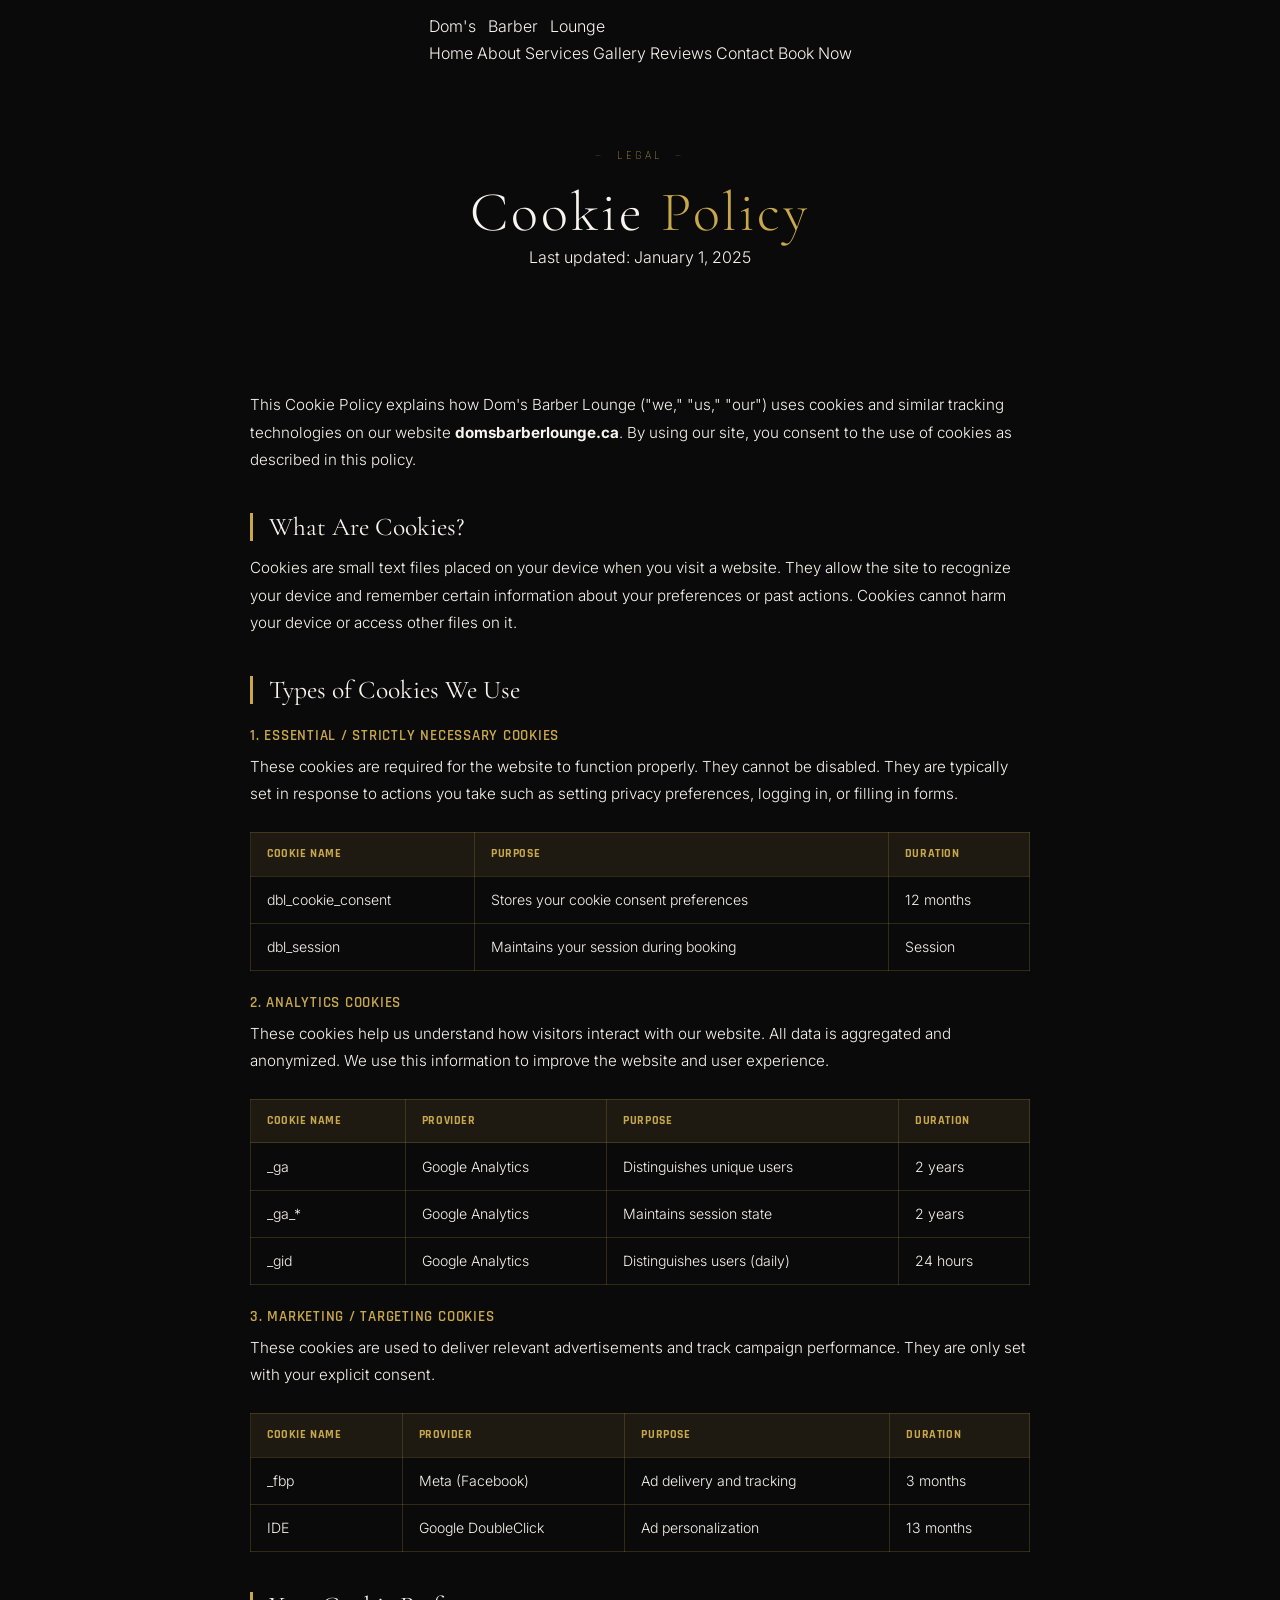
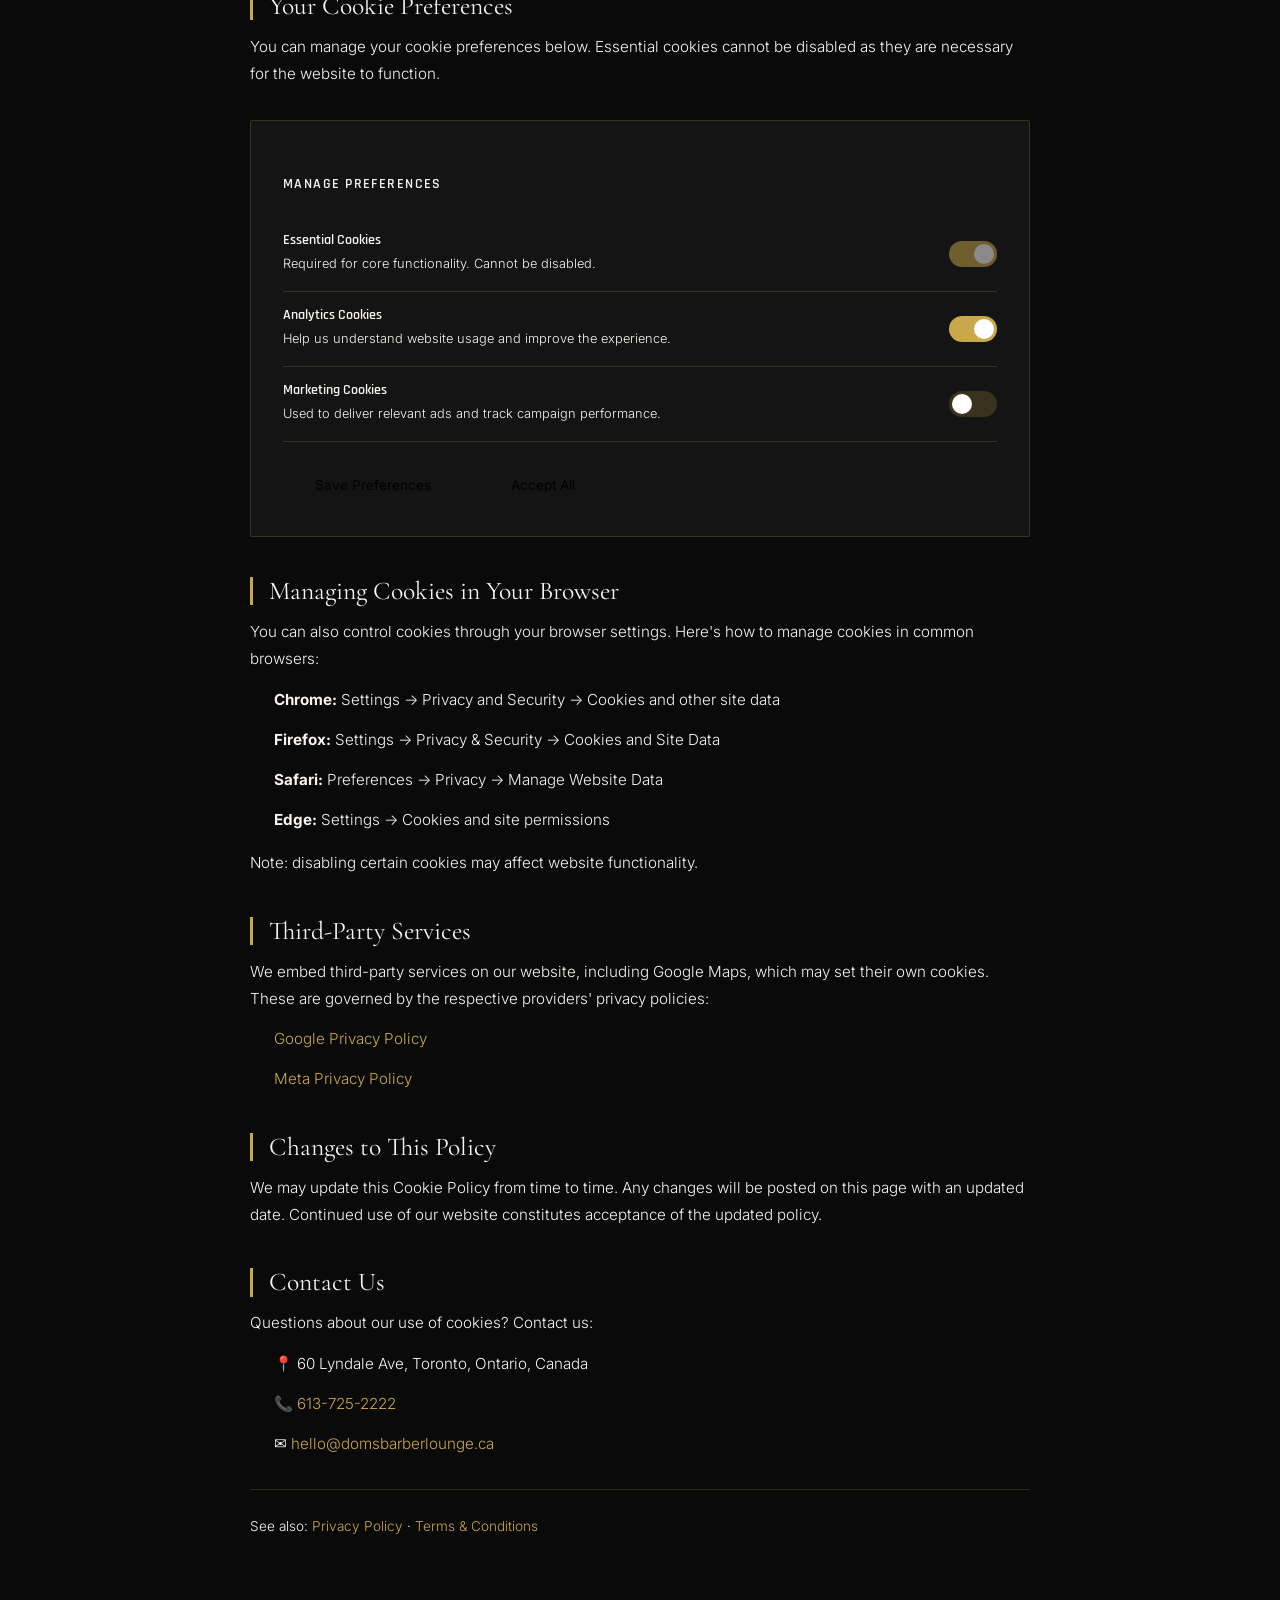
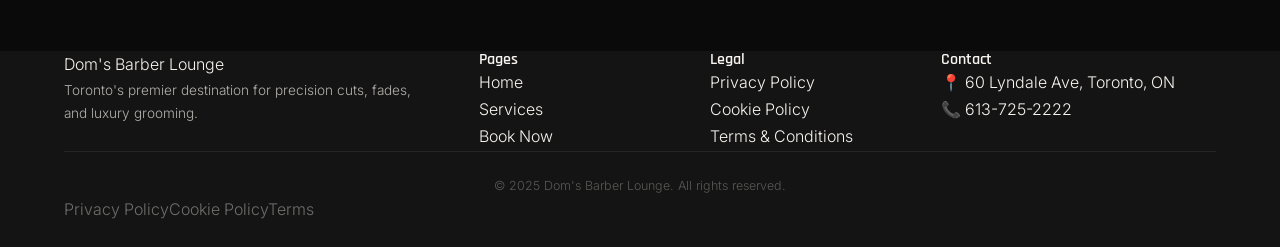
<file: pages/cookie-policy.html>
<!DOCTYPE html>
<html lang="en">
<head>
<meta charset="UTF-8">
<meta name="viewport" content="width=device-width, initial-scale=1.0">
<title>Cookie Policy – Dom's Barber Lounge Toronto</title>
<meta name="description" content="Cookie Policy for Dom's Barber Lounge — how we use cookies and how to manage your preferences.">
<link rel="canonical" href="https://domsbarberlounge.ca/pages/cookie-policy.html">
<link rel="preconnect" href="https://fonts.googleapis.com">
<link rel="preconnect" href="https://fonts.gstatic.com" crossorigin>
<link href="https://fonts.googleapis.com/css2?family=Cormorant+Garamond:wght@300;400;500;600;700&family=Rajdhani:wght@300;400;500;600;700&family=Inter:wght@300;400;500;600&display=swap" rel="stylesheet">
<link rel="stylesheet" href="../css/style.css">
<style>
.legal-hero{padding:140px 0 60px;background:var(--black);text-align:center}
.legal-hero h1{font-family:var(--font-display);font-size:clamp(2rem,5vw,3.5rem);color:var(--white);font-weight:300;letter-spacing:.05em}
.legal-hero h1 span{color:var(--gold)}
.legal-content{max-width:780px;margin:0 auto;padding:60px 0 100px}
.legal-content h2{font-family:var(--font-display);font-size:1.6rem;color:var(--white);font-weight:400;margin:2.5rem 0 .8rem;border-left:3px solid var(--gold);padding-left:1rem}
.legal-content h3{font-family:var(--font-heading);font-size:.95rem;letter-spacing:.05em;text-transform:uppercase;color:var(--gold);margin:1.5rem 0 .5rem}
.legal-content p,.legal-content li{color:var(--text-muted);line-height:1.8;font-size:.95rem;margin-bottom:.8rem}
.legal-content ul{padding-left:1.5rem;margin-bottom:1rem}
.legal-content a{color:var(--gold)}
.legal-content strong{color:var(--white)}
.cookie-table{width:100%;border-collapse:collapse;margin:1.5rem 0;font-size:.88rem}
.cookie-table th{background:rgba(201,168,76,.1);border:1px solid var(--border);padding:.7rem 1rem;text-align:left;font-family:var(--font-heading);letter-spacing:.05em;text-transform:uppercase;color:var(--gold);font-size:.75rem}
.cookie-table td{border:1px solid var(--border);padding:.7rem 1rem;color:var(--text-muted);vertical-align:top}
.cookie-table tr:hover td{background:rgba(255,255,255,.02)}
/* Cookie toggle controls */
.cookie-prefs{background:var(--charcoal);border:1px solid var(--border);padding:2rem;margin:2rem 0;border-radius:2px}
.cookie-prefs h3{font-family:var(--font-heading);font-size:.9rem;letter-spacing:.1em;text-transform:uppercase;color:var(--white);margin-bottom:1.5rem}
.cookie-toggle-row{display:flex;justify-content:space-between;align-items:center;padding:1rem 0;border-bottom:1px solid var(--border)}
.cookie-toggle-row:last-of-type{border-bottom:none}
.cookie-toggle-info h4{font-family:var(--font-heading);font-size:.9rem;color:var(--white);margin-bottom:.2rem}
.cookie-toggle-info p{font-size:.8rem;color:var(--text-muted);margin:0}
.toggle-switch{position:relative;width:48px;height:26px;flex-shrink:0}
.toggle-switch input{opacity:0;width:0;height:0;position:absolute}
.toggle-slider{position:absolute;inset:0;background:var(--border);border-radius:13px;cursor:pointer;transition:.3s}
.toggle-slider::before{content:'';position:absolute;width:20px;height:20px;left:3px;bottom:3px;background:white;border-radius:50%;transition:.3s}
.toggle-switch input:checked+.toggle-slider{background:var(--gold)}
.toggle-switch input:checked+.toggle-slider::before{transform:translateX(22px)}
.toggle-switch input:disabled+.toggle-slider{opacity:.5;cursor:not-allowed}
</style>
</head>
<body>
<nav class="navbar" id="navbar">
  <div class="container">
    <a href="../index.html" class="logo">Dom's <span>Barber</span> Lounge</a>
    <button class="hamburger" id="hamburger" aria-label="Menu"><span></span><span></span><span></span></button>
    <ul class="nav-links" id="navLinks">
      <li><a href="../index.html">Home</a></li>
      <li><a href="about.html">About</a></li>
      <li><a href="services.html">Services</a></li>
      <li><a href="gallery.html">Gallery</a></li>
      <li><a href="reviews.html">Reviews</a></li>
      <li><a href="contact.html">Contact</a></li>
      <li><a href="book.html" class="btn-nav">Book Now</a></li>
    </ul>
  </div>
</nav>

<section class="legal-hero">
  <div class="container">
    <p class="section-label">Legal</p>
    <h1>Cookie <span>Policy</span></h1>
    <p>Last updated: January 1, 2025</p>
  </div>
</section>

<section style="background:var(--black)">
  <div class="container">
    <div class="legal-content">
      <p>This Cookie Policy explains how Dom's Barber Lounge ("we," "us," "our") uses cookies and similar tracking technologies on our website <strong>domsbarberlounge.ca</strong>. By using our site, you consent to the use of cookies as described in this policy.</p>

      <h2>What Are Cookies?</h2>
      <p>Cookies are small text files placed on your device when you visit a website. They allow the site to recognize your device and remember certain information about your preferences or past actions. Cookies cannot harm your device or access other files on it.</p>

      <h2>Types of Cookies We Use</h2>

      <h3>1. Essential / Strictly Necessary Cookies</h3>
      <p>These cookies are required for the website to function properly. They cannot be disabled. They are typically set in response to actions you take such as setting privacy preferences, logging in, or filling in forms.</p>
      <table class="cookie-table">
        <thead><tr><th>Cookie Name</th><th>Purpose</th><th>Duration</th></tr></thead>
        <tbody>
          <tr><td>dbl_cookie_consent</td><td>Stores your cookie consent preferences</td><td>12 months</td></tr>
          <tr><td>dbl_session</td><td>Maintains your session during booking</td><td>Session</td></tr>
        </tbody>
      </table>

      <h3>2. Analytics Cookies</h3>
      <p>These cookies help us understand how visitors interact with our website. All data is aggregated and anonymized. We use this information to improve the website and user experience.</p>
      <table class="cookie-table">
        <thead><tr><th>Cookie Name</th><th>Provider</th><th>Purpose</th><th>Duration</th></tr></thead>
        <tbody>
          <tr><td>_ga</td><td>Google Analytics</td><td>Distinguishes unique users</td><td>2 years</td></tr>
          <tr><td>_ga_*</td><td>Google Analytics</td><td>Maintains session state</td><td>2 years</td></tr>
          <tr><td>_gid</td><td>Google Analytics</td><td>Distinguishes users (daily)</td><td>24 hours</td></tr>
        </tbody>
      </table>

      <h3>3. Marketing / Targeting Cookies</h3>
      <p>These cookies are used to deliver relevant advertisements and track campaign performance. They are only set with your explicit consent.</p>
      <table class="cookie-table">
        <thead><tr><th>Cookie Name</th><th>Provider</th><th>Purpose</th><th>Duration</th></tr></thead>
        <tbody>
          <tr><td>_fbp</td><td>Meta (Facebook)</td><td>Ad delivery and tracking</td><td>3 months</td></tr>
          <tr><td>IDE</td><td>Google DoubleClick</td><td>Ad personalization</td><td>13 months</td></tr>
        </tbody>
      </table>

      <h2>Your Cookie Preferences</h2>
      <p>You can manage your cookie preferences below. Essential cookies cannot be disabled as they are necessary for the website to function.</p>

      <div class="cookie-prefs">
        <h3>Manage Preferences</h3>
        <div class="cookie-toggle-row">
          <div class="cookie-toggle-info">
            <h4>Essential Cookies</h4>
            <p>Required for core functionality. Cannot be disabled.</p>
          </div>
          <label class="toggle-switch" aria-label="Essential cookies">
            <input type="checkbox" checked disabled>
            <span class="toggle-slider"></span>
          </label>
        </div>
        <div class="cookie-toggle-row">
          <div class="cookie-toggle-info">
            <h4>Analytics Cookies</h4>
            <p>Help us understand website usage and improve the experience.</p>
          </div>
          <label class="toggle-switch" aria-label="Analytics cookies">
            <input type="checkbox" id="analyticsToggle" checked>
            <span class="toggle-slider"></span>
          </label>
        </div>
        <div class="cookie-toggle-row">
          <div class="cookie-toggle-info">
            <h4>Marketing Cookies</h4>
            <p>Used to deliver relevant ads and track campaign performance.</p>
          </div>
          <label class="toggle-switch" aria-label="Marketing cookies">
            <input type="checkbox" id="marketingToggle">
            <span class="toggle-slider"></span>
          </label>
        </div>
        <div style="margin-top:1.5rem;display:flex;gap:1rem;flex-wrap:wrap">
          <button class="btn-primary" onclick="saveCookiePrefs()" style="padding:.7rem 2rem;font-size:.85rem">Save Preferences</button>
          <button class="btn-secondary" onclick="acceptAllCookies()" style="padding:.7rem 2rem;font-size:.85rem">Accept All</button>
        </div>
      </div>

      <h2>Managing Cookies in Your Browser</h2>
      <p>You can also control cookies through your browser settings. Here's how to manage cookies in common browsers:</p>
      <ul>
        <li><strong>Chrome:</strong> Settings → Privacy and Security → Cookies and other site data</li>
        <li><strong>Firefox:</strong> Settings → Privacy & Security → Cookies and Site Data</li>
        <li><strong>Safari:</strong> Preferences → Privacy → Manage Website Data</li>
        <li><strong>Edge:</strong> Settings → Cookies and site permissions</li>
      </ul>
      <p>Note: disabling certain cookies may affect website functionality.</p>

      <h2>Third-Party Services</h2>
      <p>We embed third-party services on our website, including Google Maps, which may set their own cookies. These are governed by the respective providers' privacy policies:</p>
      <ul>
        <li><a href="https://policies.google.com/privacy" target="_blank" rel="noopener">Google Privacy Policy</a></li>
        <li><a href="https://www.facebook.com/policy.php" target="_blank" rel="noopener">Meta Privacy Policy</a></li>
      </ul>

      <h2>Changes to This Policy</h2>
      <p>We may update this Cookie Policy from time to time. Any changes will be posted on this page with an updated date. Continued use of our website constitutes acceptance of the updated policy.</p>

      <h2>Contact Us</h2>
      <p>Questions about our use of cookies? Contact us:</p>
      <ul>
        <li>📍 60 Lyndale Ave, Toronto, Ontario, Canada</li>
        <li>📞 <a href="tel:6137252222">613-725-2222</a></li>
        <li>✉ <a href="mailto:hello@domsbarberlounge.ca">hello@domsbarberlounge.ca</a></li>
      </ul>
      <p style="margin-top:2rem;padding-top:1.5rem;border-top:1px solid var(--border);font-size:.85rem">See also: <a href="privacy-policy.html">Privacy Policy</a> · <a href="terms.html">Terms & Conditions</a></p>
    </div>
  </div>
</section>

<footer class="footer">
  <div class="container">
    <div class="footer-grid">
      <div class="footer-brand"><div class="footer-logo">Dom's <span>Barber</span> Lounge</div><p>Toronto's premier destination for precision cuts, fades, and luxury grooming.</p></div>
      <div class="footer-links"><h4>Pages</h4><ul><li><a href="../index.html">Home</a></li><li><a href="services.html">Services</a></li><li><a href="book.html">Book Now</a></li></ul></div>
      <div class="footer-links"><h4>Legal</h4><ul><li><a href="privacy-policy.html">Privacy Policy</a></li><li><a href="cookie-policy.html">Cookie Policy</a></li><li><a href="terms.html">Terms & Conditions</a></li></ul></div>
      <div class="footer-contact"><h4>Contact</h4><p>📍 60 Lyndale Ave, Toronto, ON</p><p>📞 <a href="tel:6137252222">613-725-2222</a></p></div>
    </div>
    <div class="footer-bottom"><p>&copy; 2025 Dom's Barber Lounge. All rights reserved.</p><div class="footer-legal"><a href="privacy-policy.html">Privacy Policy</a><a href="cookie-policy.html">Cookie Policy</a><a href="terms.html">Terms</a></div></div>
  </div>
</footer>
<script src="../js/main.js"></script>
<script>
function saveCookiePrefs() {
  const analytics = document.getElementById('analyticsToggle').checked;
  const marketing = document.getElementById('marketingToggle').checked;
  localStorage.setItem('dbl_cookie_analytics', analytics);
  localStorage.setItem('dbl_cookie_marketing', marketing);
  localStorage.setItem('dbl_cookie_consent', 'true');
  const btn = document.querySelector('.cookie-prefs .btn-primary');
  btn.textContent = '✓ Preferences Saved';
  setTimeout(() => btn.textContent = 'Save Preferences', 2500);
}
function acceptAllCookies() {
  document.getElementById('analyticsToggle').checked = true;
  document.getElementById('marketingToggle').checked = true;
  saveCookiePrefs();
}
// Load saved prefs
const savedAnalytics = localStorage.getItem('dbl_cookie_analytics');
if(savedAnalytics !== null) document.getElementById('analyticsToggle').checked = savedAnalytics === 'true';
</script>
</body>
</html>
</file>
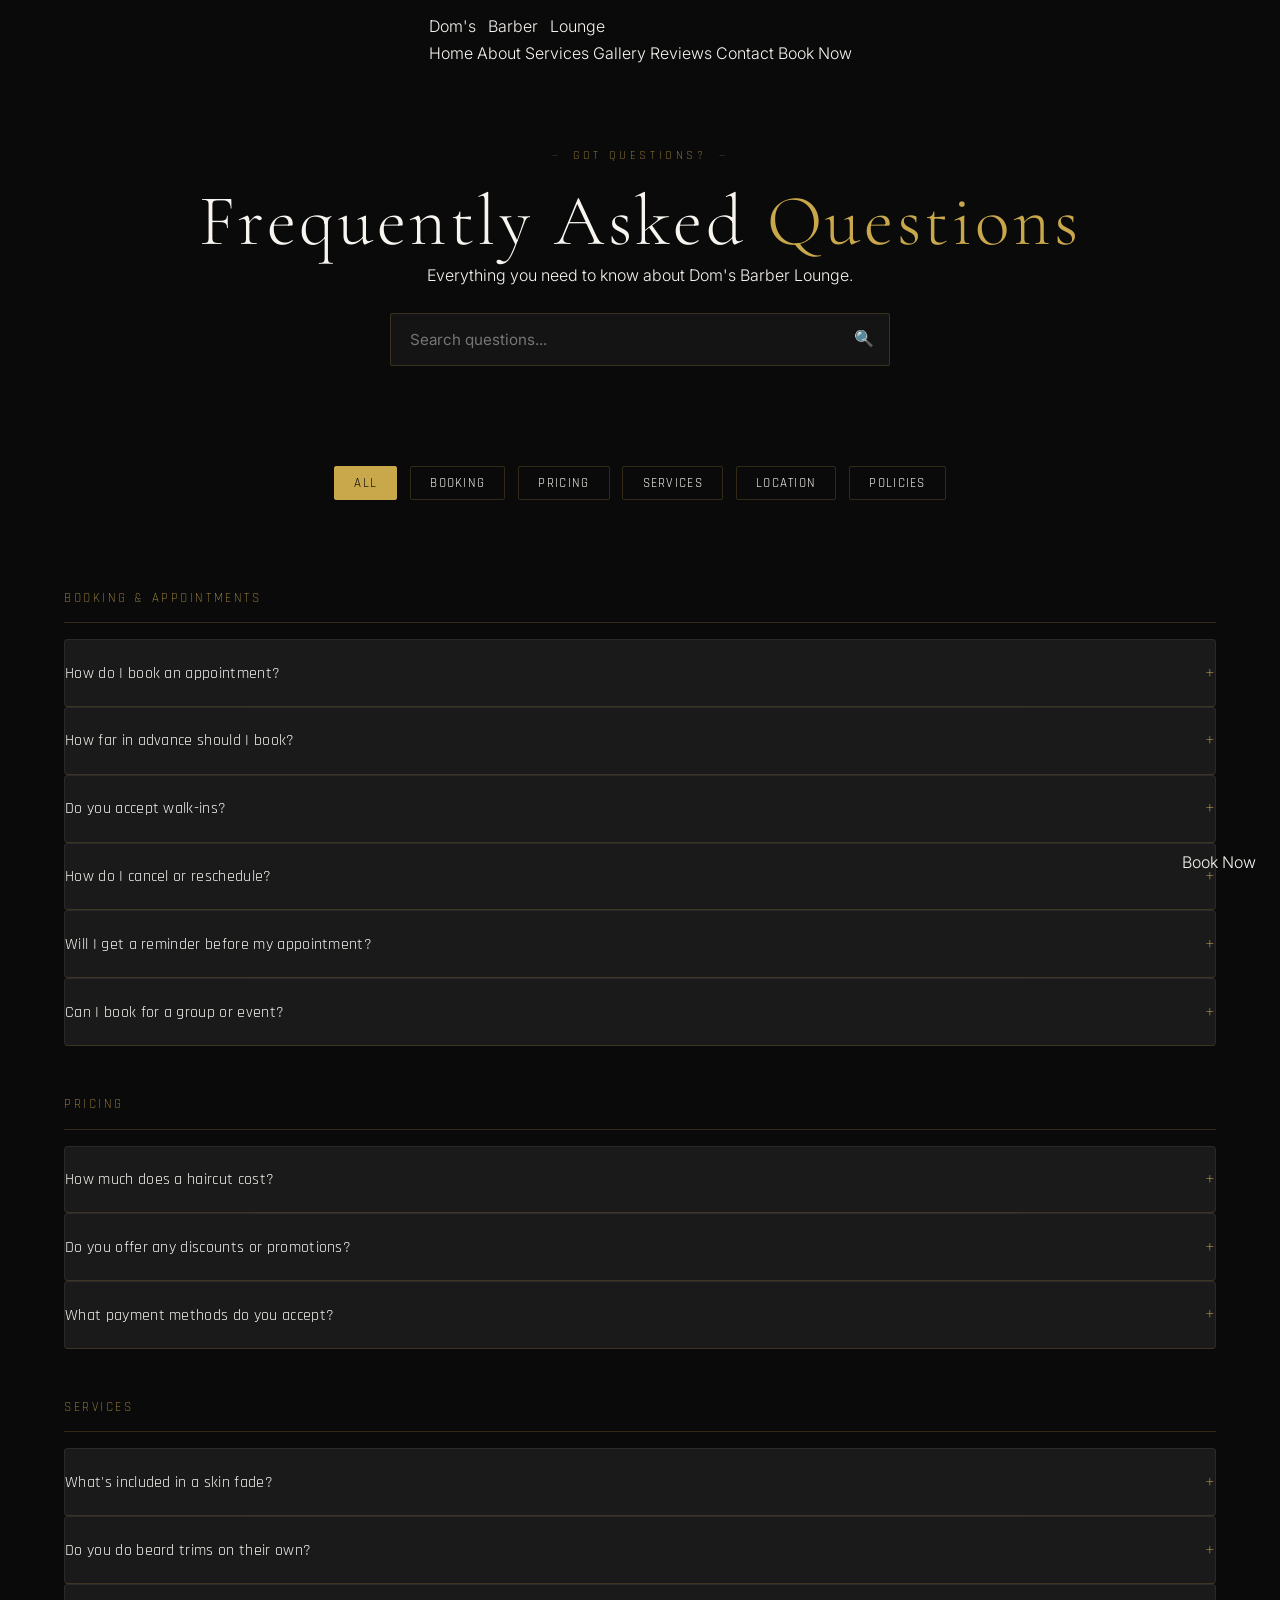
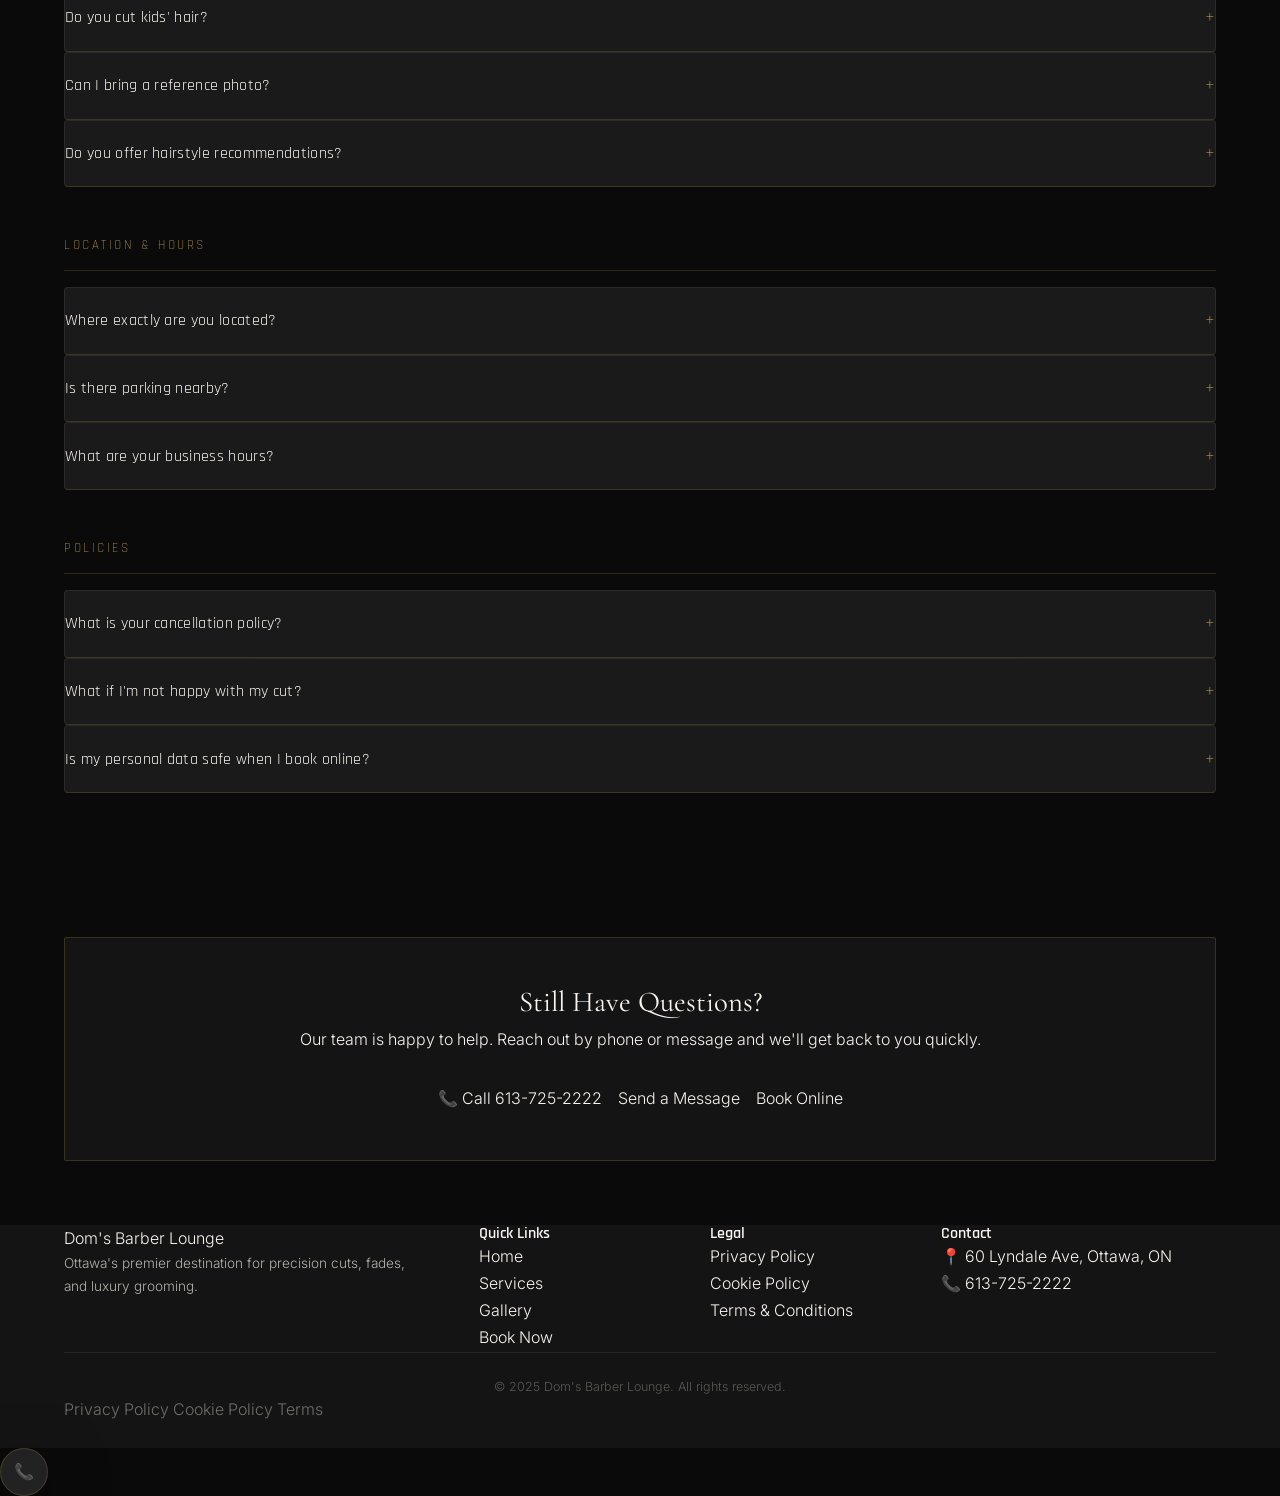
<file: pages/faq.html>
<!DOCTYPE html>
<html lang="en">
<head>
<meta charset="UTF-8">
<meta name="viewport" content="width=device-width, initial-scale=1.0">
<title>FAQ – Dom's Barber Lounge | Common Questions Ottawa Barber</title>
<meta name="description" content="Frequently asked questions about Dom's Barber Lounge in Ottawa — pricing, booking, services, cancellations, and more.">
<link rel="canonical" href="https://domsbarberlounge.ca/pages/faq.html">
<link rel="preconnect" href="https://fonts.googleapis.com">
<link rel="preconnect" href="https://fonts.gstatic.com" crossorigin>
<link href="https://fonts.googleapis.com/css2?family=Cormorant+Garamond:wght@300;400;500;600;700&family=Rajdhani:wght@300;400;500;600;700&family=Inter:wght@300;400;500;600&display=swap" rel="stylesheet">
<link rel="stylesheet" href="../css/style.css">
<style>
.faq-hero{padding:140px 0 60px;background:var(--black);text-align:center}
.faq-hero h1{font-family:var(--font-display);font-size:clamp(2.5rem,6vw,4.5rem);color:var(--white);font-weight:300;letter-spacing:.05em}
.faq-hero h1 span{color:var(--gold)}
.faq-search{max-width:500px;margin:1.5rem auto 0;position:relative}
.faq-search input{width:100%;background:var(--charcoal);border:1px solid var(--border);color:var(--white);padding:1rem 3rem 1rem 1.2rem;font-family:var(--font-body);font-size:.95rem;outline:none;transition:border-color .3s;box-sizing:border-box;border-radius:2px}
.faq-search input:focus{border-color:var(--gold)}
.faq-search span{position:absolute;right:1rem;top:50%;transform:translateY(-50%);color:var(--text-muted)}
.faq-categories{display:flex;justify-content:center;gap:.8rem;padding:2.5rem 0;flex-wrap:wrap}
.faq-cat{background:transparent;border:1px solid var(--border);color:var(--text-muted);padding:.5rem 1.2rem;font-family:var(--font-heading);font-size:.8rem;letter-spacing:.1em;text-transform:uppercase;cursor:pointer;transition:all .3s;border-radius:2px}
.faq-cat.active,.faq-cat:hover{background:var(--gold);border-color:var(--gold);color:var(--black)}
.faq-section-wrap{padding:0 0 80px}
.faq-section-title{font-family:var(--font-heading);font-size:.8rem;letter-spacing:.2em;text-transform:uppercase;color:var(--gold);margin:3rem 0 1rem;border-bottom:1px solid rgba(201,168,76,.2);padding-bottom:.8rem}
.faq-item{border-bottom:1px solid var(--border);overflow:hidden}
.faq-q{width:100%;background:none;border:none;text-align:left;padding:1.4rem 0;color:var(--white);font-family:var(--font-heading);font-size:1rem;letter-spacing:.02em;cursor:pointer;display:flex;justify-content:space-between;align-items:center;gap:1rem;transition:color .3s}
.faq-q:hover{color:var(--gold)}
.faq-q.open{color:var(--gold)}
.faq-icon{font-size:1.2rem;color:var(--gold);flex-shrink:0;transition:transform .3s;line-height:1}
.faq-q.open .faq-icon{transform:rotate(45deg)}
.faq-a{max-height:0;overflow:hidden;transition:max-height .4s ease,padding .3s}
.faq-a.open{max-height:500px;padding-bottom:1.5rem}
.faq-a p{color:var(--text-muted);line-height:1.8;font-size:.95rem}
.faq-a a{color:var(--gold)}
.faq-a ul{color:var(--text-muted);padding-left:1.2rem;line-height:2}
/* Still need help */
.need-help{background:var(--charcoal);border:1px solid var(--border);padding:3rem;text-align:center;margin:4rem 0;border-radius:2px}
.need-help h3{font-family:var(--font-display);font-size:1.8rem;color:var(--white);font-weight:400;margin-bottom:.5rem}
.need-help p{color:var(--text-muted);margin-bottom:2rem}
.help-options{display:flex;gap:1rem;justify-content:center;flex-wrap:wrap}
</style>
<script type="application/ld+json">
{
  "@context":"https://schema.org",
  "@type":"FAQPage",
  "mainEntity":[
    {"@type":"Question","name":"How do I book an appointment?","acceptedAnswer":{"@type":"Answer","text":"You can book online at domsbarberlounge.ca/pages/book.html, call us at 613-725-2222, or walk in. Online booking is available 24/7."}},
    {"@type":"Question","name":"How much does a haircut cost?","acceptedAnswer":{"@type":"Answer","text":"Our services start at $25 for a buzz cut, $35 for a classic haircut, and $45 for a skin fade. See our full pricing at domsbarberlounge.ca/pages/services.html."}},
    {"@type":"Question","name":"Do you accept walk-ins?","acceptedAnswer":{"@type":"Answer","text":"Yes, we accept walk-ins based on availability. However, we recommend booking online to guarantee your preferred time slot."}},
    {"@type":"Question","name":"Where are you located?","acceptedAnswer":{"@type":"Answer","text":"Dom's Barber Lounge is located at 60 Lyndale Ave, Ottawa, Ontario, Canada."}},
    {"@type":"Question","name":"What are your hours?","acceptedAnswer":{"@type":"Answer","text":"Monday to Friday 9AM–7PM, Saturday 8AM–6PM, Sunday 10AM–4PM."}}
  ]
}
</script>
</head>
<body>
<nav class="navbar" id="navbar">
  <div class="container">
    <a href="../index.html" class="logo">Dom's <span>Barber</span> Lounge</a>
    <button class="hamburger" id="hamburger" aria-label="Menu"><span></span><span></span><span></span></button>
    <ul class="nav-links" id="navLinks">
      <li><a href="../index.html">Home</a></li>
      <li><a href="about.html">About</a></li>
      <li><a href="services.html">Services</a></li>
      <li><a href="gallery.html">Gallery</a></li>
      <li><a href="reviews.html">Reviews</a></li>
      <li><a href="contact.html">Contact</a></li>
      <li><a href="book.html" class="btn-nav">Book Now</a></li>
    </ul>
  </div>
</nav>

<section class="faq-hero">
  <div class="container">
    <p class="section-label">Got Questions?</p>
    <h1>Frequently Asked <span>Questions</span></h1>
    <p>Everything you need to know about Dom's Barber Lounge.</p>
    <div class="faq-search">
      <input type="text" id="faqSearch" placeholder="Search questions..." aria-label="Search FAQ">
      <span>🔍</span>
    </div>
  </div>
</section>

<section style="background:var(--black)">
  <div class="container">
    <div class="faq-categories">
      <button class="faq-cat active" data-cat="all">All</button>
      <button class="faq-cat" data-cat="booking">Booking</button>
      <button class="faq-cat" data-cat="pricing">Pricing</button>
      <button class="faq-cat" data-cat="services">Services</button>
      <button class="faq-cat" data-cat="location">Location</button>
      <button class="faq-cat" data-cat="policy">Policies</button>
    </div>

    <div class="faq-section-wrap">

      <div class="faq-section-title" data-cat="booking">Booking & Appointments</div>

      <div class="faq-item" data-cat="booking">
        <button class="faq-q" aria-expanded="false">How do I book an appointment? <span class="faq-icon">+</span></button>
        <div class="faq-a" role="region"><p>You can book in three ways: <br><br>1. <strong style="color:var(--white)">Online</strong> — Use our <a href="book.html">booking page</a> to pick your service, date, and time. Available 24/7.<br>2. <strong style="color:var(--white)">Phone</strong> — Call <a href="tel:6137252222">613-725-2222</a> during business hours.<br>3. <strong style="color:var(--white)">Walk-in</strong> — Subject to availability. We recommend booking ahead to secure your preferred slot.</p></div>
      </div>

      <div class="faq-item" data-cat="booking">
        <button class="faq-q" aria-expanded="false">How far in advance should I book? <span class="faq-icon">+</span></button>
        <div class="faq-a" role="region"><p>We recommend booking 2–3 days in advance for weekday appointments, and 5–7 days ahead for Saturdays and peak times. Same-day appointments are sometimes available — call us or check online to see current availability.</p></div>
      </div>

      <div class="faq-item" data-cat="booking">
        <button class="faq-q" aria-expanded="false">Do you accept walk-ins? <span class="faq-icon">+</span></button>
        <div class="faq-a" role="region"><p>Yes! Walk-ins are always welcome based on availability. If we have an open chair, we'll take you right away. For a guaranteed time slot, especially on weekends, we strongly recommend booking online in advance.</p></div>
      </div>

      <div class="faq-item" data-cat="booking">
        <button class="faq-q" aria-expanded="false">How do I cancel or reschedule? <span class="faq-icon">+</span></button>
        <div class="faq-a" role="region"><p>We ask for at least <strong style="color:var(--white)">24 hours notice</strong> for cancellations or rescheduling. You can:<br><ul><li>Call us at <a href="tel:6137252222">613-725-2222</a></li><li>Reply to your booking confirmation email</li><li>Use the link in your reminder text message</li></ul>Late cancellations (under 2 hours) or no-shows may be subject to a fee on future bookings.</p></div>
      </div>

      <div class="faq-item" data-cat="booking">
        <button class="faq-q" aria-expanded="false">Will I get a reminder before my appointment? <span class="faq-icon">+</span></button>
        <div class="faq-a" role="region"><p>Yes. When you book online, you can opt in to receive an email reminder 24 hours before your appointment and/or an SMS reminder 2 hours before. These are sent automatically so you never miss your slot.</p></div>
      </div>

      <div class="faq-item" data-cat="booking">
        <button class="faq-q" aria-expanded="false">Can I book for a group or event? <span class="faq-icon">+</span></button>
        <div class="faq-a" role="region"><p>Absolutely! For weddings, bachelor parties, corporate events, or group bookings of 3 or more, please contact us directly at <a href="tel:6137252222">613-725-2222</a> or <a href="contact.html">send a message</a> so we can arrange dedicated time and special pricing.</p></div>
      </div>

      <div class="faq-section-title" data-cat="pricing">Pricing</div>

      <div class="faq-item" data-cat="pricing">
        <button class="faq-q" aria-expanded="false">How much does a haircut cost? <span class="faq-icon">+</span></button>
        <div class="faq-a" role="region"><p>Our prices are:<br><ul><li>Buzz Cut — $25</li><li>Classic Haircut — $35</li><li>Skin Fade — $45</li><li>Kids Cut (under 12) — $25</li><li>Beard Trim & Shape — $25</li><li>Cut + Beard Combo — $60</li><li>Hot Towel Straight Razor Shave — $40</li></ul>See the full <a href="services.html">pricing page</a> for details.</p></div>
      </div>

      <div class="faq-item" data-cat="pricing">
        <button class="faq-q" aria-expanded="false">Do you offer any discounts or promotions? <span class="faq-icon">+</span></button>
        <div class="faq-a" role="region"><p>Yes! First-time clients can use the promo code <strong style="color:var(--gold)">FIRSTCUT</strong> for a special discount. We also run seasonal promotions — sign up for our newsletter or follow us on Instagram to stay updated.</p></div>
      </div>

      <div class="faq-item" data-cat="pricing">
        <button class="faq-q" aria-expanded="false">What payment methods do you accept? <span class="faq-icon">+</span></button>
        <div class="faq-a" role="region"><p>We accept cash, all major credit and debit cards (Visa, Mastercard, Amex), Apple Pay, and Google Pay. Tips can be added digitally or given in cash — always appreciated but never expected.</p></div>
      </div>

      <div class="faq-section-title" data-cat="services">Services</div>

      <div class="faq-item" data-cat="services">
        <button class="faq-q" aria-expanded="false">What's included in a skin fade? <span class="faq-icon">+</span></button>
        <div class="faq-a" role="region"><p>A skin fade includes a full consultation, precision clipper work to achieve a seamless blend from skin to your desired length, scissor work on top, lineup/edge-up, and a hot towel finish. The service takes approximately 45 minutes.</p></div>
      </div>

      <div class="faq-item" data-cat="services">
        <button class="faq-q" aria-expanded="false">Do you do beard trims on their own? <span class="faq-icon">+</span></button>
        <div class="faq-a" role="region"><p>Yes! Beard trim & shape is a standalone service priced at $25. This includes consultation, sculpting, shaping with clippers and a straight razor, and a hot towel finish for skin care.</p></div>
      </div>

      <div class="faq-item" data-cat="services">
        <button class="faq-q" aria-expanded="false">Do you cut kids' hair? <span class="faq-icon">+</span></button>
        <div class="faq-a" role="region"><p>Absolutely. Dom is great with kids of all ages. Kids cuts are available for children under 12 at a reduced price of $25. We make the experience fun and comfortable for young clients.</p></div>
      </div>

      <div class="faq-item" data-cat="services">
        <button class="faq-q" aria-expanded="false">Can I bring a reference photo? <span class="faq-icon">+</span></button>
        <div class="faq-a" role="region"><p>Yes — we encourage it! Bringing a reference photo (or several) is the best way to communicate exactly what you want. We'll discuss it during your consultation and give you honest feedback on what will work best for your hair type and face shape.</p></div>
      </div>

      <div class="faq-item" data-cat="services">
        <button class="faq-q" aria-expanded="false">Do you offer hairstyle recommendations? <span class="faq-icon">+</span></button>
        <div class="faq-a" role="region"><p>Yes! Every appointment starts with a consultation. Dom will assess your hair type, face shape, and lifestyle to recommend the most flattering style for you. You can also use our AI Hairstyle Recommender on the homepage for inspiration before your visit.</p></div>
      </div>

      <div class="faq-section-title" data-cat="location">Location & Hours</div>

      <div class="faq-item" data-cat="location">
        <button class="faq-q" aria-expanded="false">Where exactly are you located? <span class="faq-icon">+</span></button>
        <div class="faq-a" role="region"><p>We're at <strong style="color:var(--white)">60 Lyndale Ave, Ottawa, Ontario</strong> — in the Centretown/Glebe area. Use the <a href="contact.html">Contact page</a> for a Google Maps link and transit directions.</p></div>
      </div>

      <div class="faq-item" data-cat="location">
        <button class="faq-q" aria-expanded="false">Is there parking nearby? <span class="faq-icon">+</span></button>
        <div class="faq-a" role="region"><p>Yes. Free street parking is typically available on Lyndale Ave and nearby side streets. Most clients find a spot within a 2-minute walk. See our <a href="contact.html">Contact page</a> for full parking and transit details.</p></div>
      </div>

      <div class="faq-item" data-cat="location">
        <button class="faq-q" aria-expanded="false">What are your business hours? <span class="faq-icon">+</span></button>
        <div class="faq-a" role="region"><p><ul><li>Monday – Friday: 9:00 AM – 7:00 PM</li><li>Saturday: 8:00 AM – 6:00 PM</li><li>Sunday: 10:00 AM – 4:00 PM</li></ul>Hours may vary on holidays — follow us on Instagram for updates.</p></div>
      </div>

      <div class="faq-section-title" data-cat="policy">Policies</div>

      <div class="faq-item" data-cat="policy">
        <button class="faq-q" aria-expanded="false">What is your cancellation policy? <span class="faq-icon">+</span></button>
        <div class="faq-a" role="region"><p>We kindly request 24 hours notice for cancellations or rescheduling. Repeated no-shows or very late cancellations may result in a booking deposit being required for future appointments. We understand emergencies happen — just let us know as soon as possible.</p></div>
      </div>

      <div class="faq-item" data-cat="policy">
        <button class="faq-q" aria-expanded="false">What if I'm not happy with my cut? <span class="faq-icon">+</span></button>
        <div class="faq-a" role="region"><p>Your satisfaction is our priority. If you're not 100% happy with your cut, please let us know before leaving — we'll make it right. We stand behind our work and will gladly make adjustments at no extra charge.</p></div>
      </div>

      <div class="faq-item" data-cat="policy">
        <button class="faq-q" aria-expanded="false">Is my personal data safe when I book online? <span class="faq-icon">+</span></button>
        <div class="faq-a" role="region"><p>Yes. We take data privacy seriously. Your information is used solely to manage your booking and send reminders. We never sell your data to third parties. Read our full <a href="privacy-policy.html">Privacy Policy</a> for details.</p></div>
      </div>

    </div>

    <!-- Need Help -->
    <div class="need-help">
      <h3>Still Have Questions?</h3>
      <p>Our team is happy to help. Reach out by phone or message and we'll get back to you quickly.</p>
      <div class="help-options">
        <a href="tel:6137252222" class="btn-primary">📞 Call 613-725-2222</a>
        <a href="contact.html" class="btn-secondary">Send a Message</a>
        <a href="book.html" class="btn-secondary">Book Online</a>
      </div>
    </div>
  </div>
</section>

<footer class="footer">
  <div class="container">
    <div class="footer-grid">
      <div class="footer-brand">
        <div class="footer-logo">Dom's <span>Barber</span> Lounge</div>
        <p>Ottawa's premier destination for precision cuts, fades, and luxury grooming.</p>
      </div>
      <div class="footer-links"><h4>Quick Links</h4><ul>
        <li><a href="../index.html">Home</a></li>
        <li><a href="services.html">Services</a></li>
        <li><a href="gallery.html">Gallery</a></li>
        <li><a href="book.html">Book Now</a></li>
      </ul></div>
      <div class="footer-links"><h4>Legal</h4><ul>
        <li><a href="privacy-policy.html">Privacy Policy</a></li>
        <li><a href="cookie-policy.html">Cookie Policy</a></li>
        <li><a href="terms.html">Terms & Conditions</a></li>
      </ul></div>
      <div class="footer-contact"><h4>Contact</h4>
        <p>📍 60 Lyndale Ave, Ottawa, ON</p>
        <p>📞 <a href="tel:6137252222">613-725-2222</a></p>
      </div>
    </div>
    <div class="footer-bottom">
      <p>&copy; 2025 Dom's Barber Lounge. All rights reserved.</p>
      <div class="footer-legal">
        <a href="privacy-policy.html">Privacy Policy</a>
        <a href="cookie-policy.html">Cookie Policy</a>
        <a href="terms.html">Terms</a>
      </div>
    </div>
  </div>
</footer>

<a href="book.html" class="sticky-book">Book Now</a>
<a href="tel:6137252222" class="sticky-call">📞</a>

<script src="../js/main.js"></script>
<script>
// Accordion
document.querySelectorAll('.faq-q').forEach(btn => {
  btn.addEventListener('click', () => {
    const isOpen = btn.classList.contains('open');
    document.querySelectorAll('.faq-q.open').forEach(b => {
      b.classList.remove('open');
      b.setAttribute('aria-expanded','false');
      b.nextElementSibling.classList.remove('open');
    });
    if(!isOpen) {
      btn.classList.add('open');
      btn.setAttribute('aria-expanded','true');
      btn.nextElementSibling.classList.add('open');
    }
  });
});

// Filter
document.querySelectorAll('.faq-cat').forEach(btn => {
  btn.addEventListener('click', () => {
    document.querySelectorAll('.faq-cat').forEach(b => b.classList.remove('active'));
    btn.classList.add('active');
    const cat = btn.dataset.cat;
    document.querySelectorAll('.faq-item').forEach(item => {
      item.style.display = (cat === 'all' || item.dataset.cat === cat) ? '' : 'none';
    });
    document.querySelectorAll('.faq-section-title').forEach(title => {
      title.style.display = (cat === 'all' || title.dataset.cat === cat) ? '' : 'none';
    });
  });
});

// Search
document.getElementById('faqSearch').addEventListener('input', function() {
  const q = this.value.toLowerCase();
  document.querySelectorAll('.faq-item').forEach(item => {
    const text = item.textContent.toLowerCase();
    item.style.display = (!q || text.includes(q)) ? '' : 'none';
  });
  document.querySelectorAll('.faq-section-title').forEach(t => t.style.display = q ? 'none' : '');
});
</script>
</body>
</html>
</file>
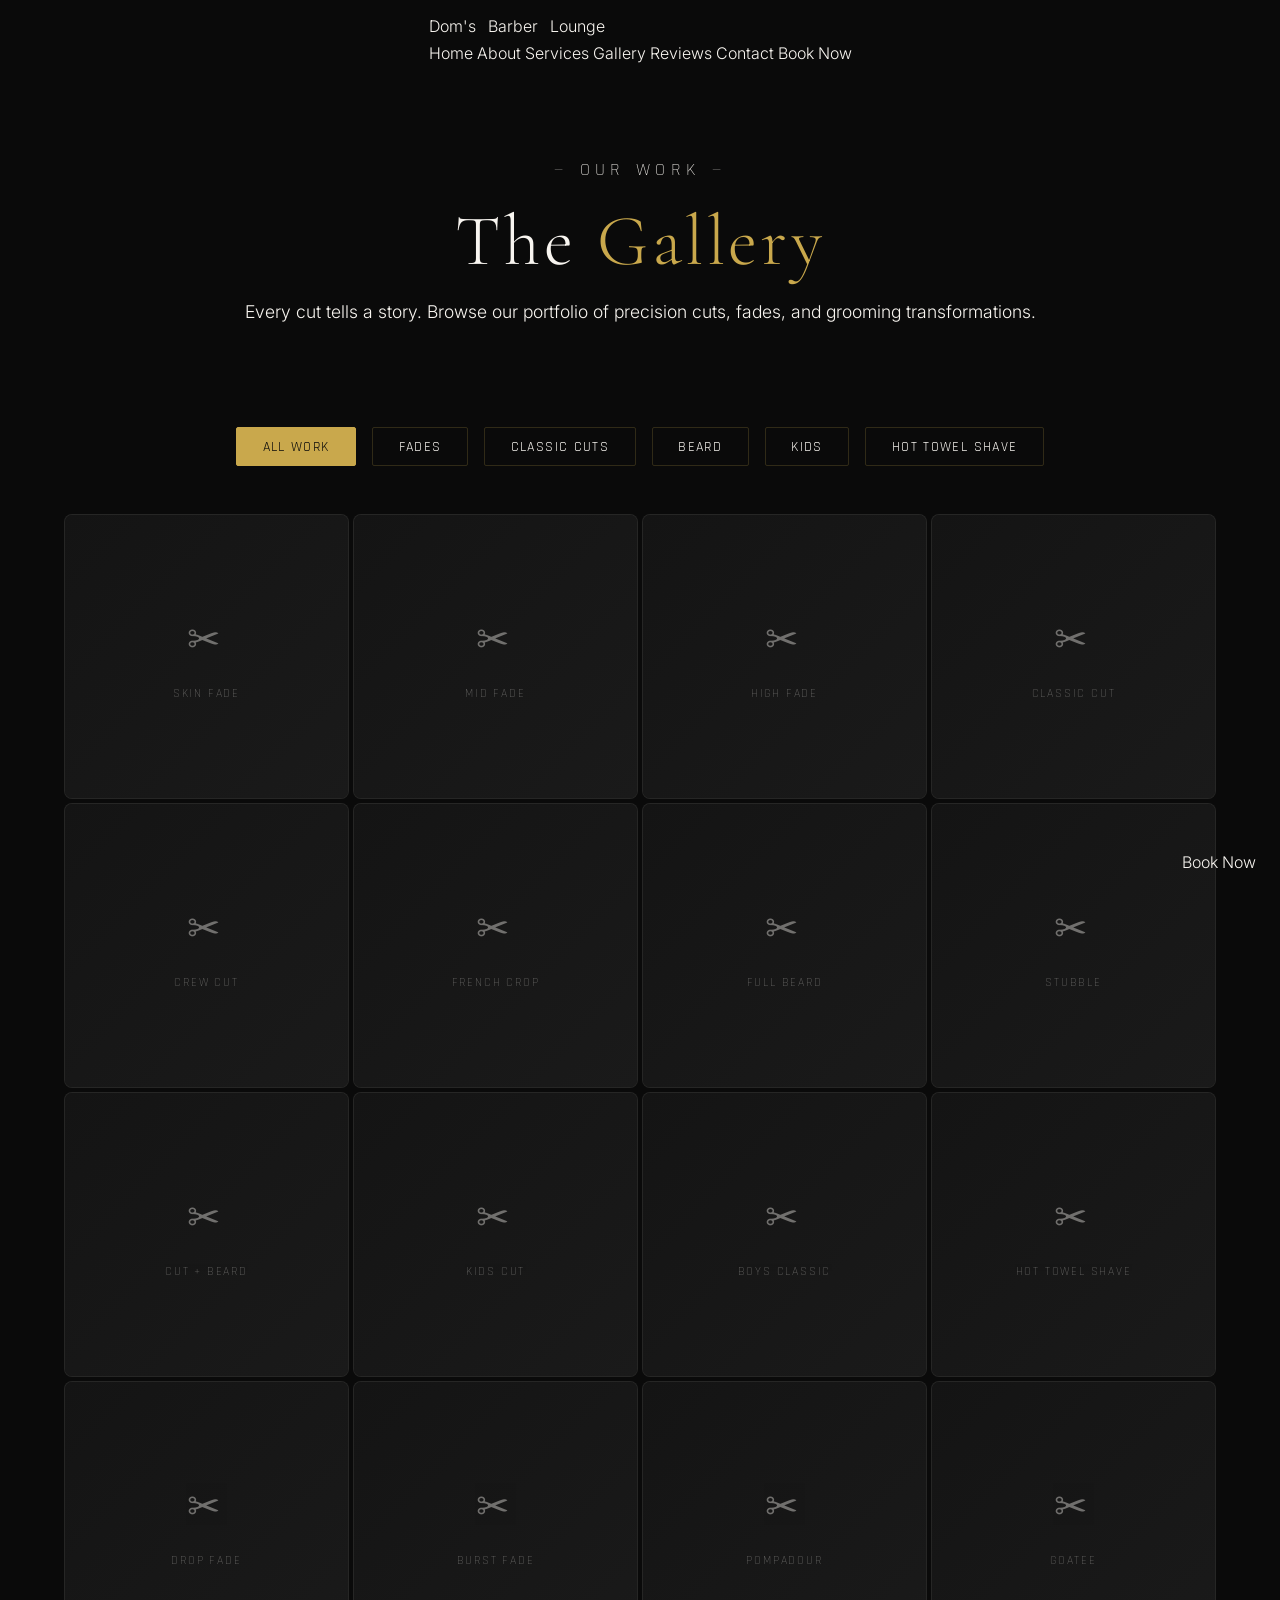
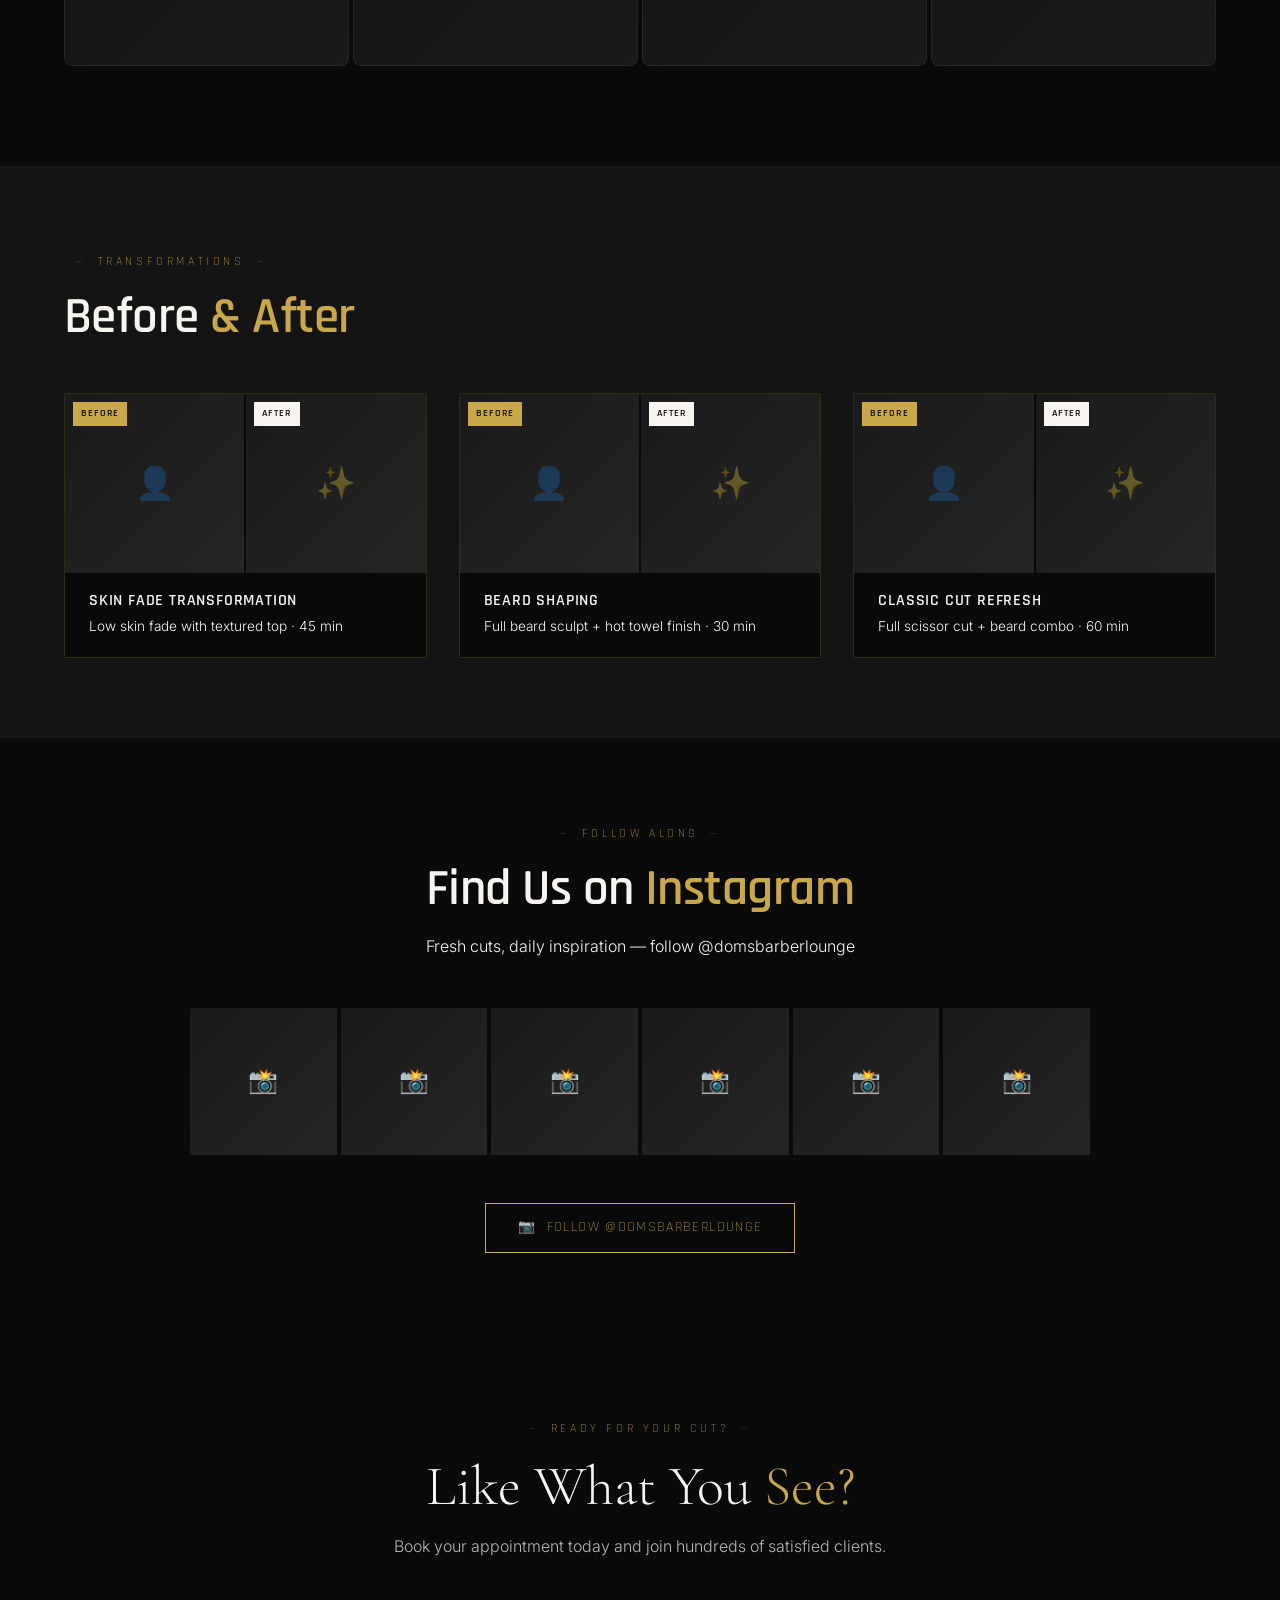
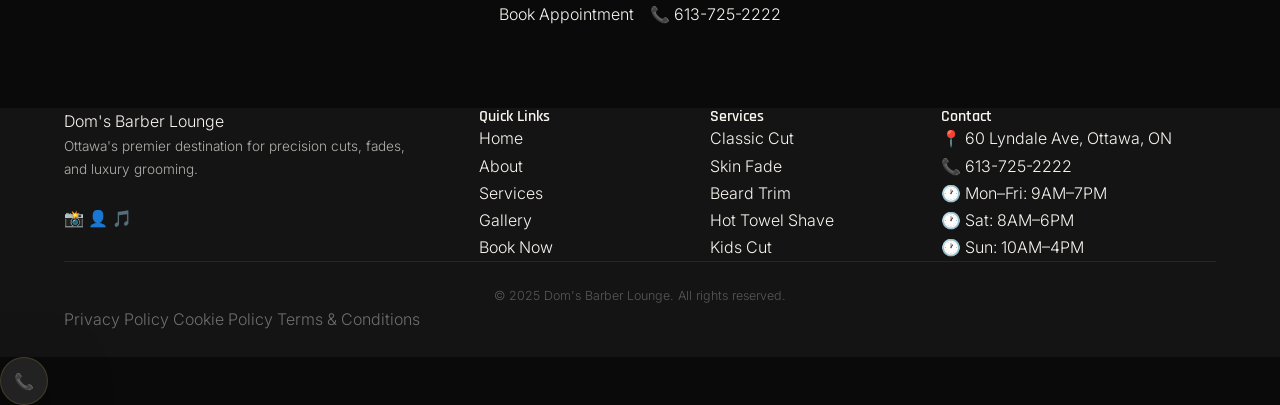
<file: pages/gallery.html>
<!DOCTYPE html>
<html lang="en">
<head>
<meta charset="UTF-8">
<meta name="viewport" content="width=device-width, initial-scale=1.0">
<title>Gallery – Dom's Barber Lounge | Best Haircuts & Fades Ottawa</title>
<meta name="description" content="Browse our gallery of premium haircuts, fades, beard trims and transformations at Dom's Barber Lounge in Ottawa. See the quality before you book.">
<link rel="canonical" href="https://domsbarberlounge.ca/pages/gallery.html">
<link rel="preconnect" href="https://fonts.googleapis.com">
<link rel="preconnect" href="https://fonts.gstatic.com" crossorigin>
<link href="https://fonts.googleapis.com/css2?family=Cormorant+Garamond:wght@300;400;500;600;700&family=Rajdhani:wght@300;400;500;600;700&family=Inter:wght@300;400;500;600&display=swap" rel="stylesheet">
<link rel="stylesheet" href="../css/style.css">
<style>
.gallery-hero{padding:140px 0 60px;background:var(--black);text-align:center}
.gallery-hero h1{font-family:var(--font-display);font-size:clamp(2.5rem,6vw,4.5rem);color:var(--white);font-weight:300;letter-spacing:0.05em}
.gallery-hero h1 span{color:var(--gold)}
.gallery-hero p{color:var(--text-muted);font-size:1.1rem;margin-top:1rem}
.gallery-filters{display:flex;justify-content:center;gap:1rem;padding:2.5rem 0 3rem;flex-wrap:wrap}
.filter-btn{background:transparent;border:1px solid var(--border);color:var(--text-muted);padding:.6rem 1.6rem;border-radius:2px;font-family:var(--font-heading);font-size:.85rem;letter-spacing:.1em;text-transform:uppercase;cursor:pointer;transition:all .3s}
.filter-btn.active,.filter-btn:hover{background:var(--gold);border-color:var(--gold);color:var(--black)}
.gallery-grid{display:grid;grid-template-columns:repeat(auto-fill,minmax(280px,1fr));gap:4px;padding:0 0 80px}
.gallery-item{position:relative;overflow:hidden;aspect-ratio:1;cursor:pointer;background:var(--charcoal)}
.gallery-item img,.gallery-item .gallery-placeholder{width:100%;height:100%;object-fit:cover;transition:transform .5s ease}
.gallery-placeholder{display:flex;flex-direction:column;align-items:center;justify-content:center;background:linear-gradient(135deg,var(--charcoal),#1a1a1a);color:var(--text-muted)}
.gallery-placeholder .icon{font-size:2.5rem;margin-bottom:.5rem;opacity:.4}
.gallery-placeholder span{font-family:var(--font-heading);font-size:.75rem;letter-spacing:.15em;text-transform:uppercase;opacity:.4}
.gallery-overlay{position:absolute;inset:0;background:linear-gradient(to top,rgba(0,0,0,.85) 0%,transparent 60%);opacity:0;transition:opacity .3s;display:flex;align-items:flex-end;padding:1.5rem}
.gallery-item:hover .gallery-overlay{opacity:1}
.gallery-item:hover img,.gallery-item:hover .gallery-placeholder{transform:scale(1.05)}
.gallery-info h3{font-family:var(--font-heading);font-size:1rem;color:var(--white);letter-spacing:.05em;text-transform:uppercase}
.gallery-info p{font-size:.8rem;color:var(--gold);margin-top:.2rem}
.gallery-zoom{position:absolute;top:1rem;right:1rem;width:36px;height:36px;background:var(--gold);display:flex;align-items:center;justify-content:center;border-radius:50%;opacity:0;transition:opacity .3s;font-size:.9rem;color:var(--black)}
.gallery-item:hover .gallery-zoom{opacity:1}
/* Before/After Section */
.before-after-section{padding:80px 0;background:var(--charcoal)}
.ba-grid{display:grid;grid-template-columns:repeat(auto-fill,minmax(320px,1fr));gap:2rem;margin-top:3rem}
.ba-card{background:var(--black);border:1px solid var(--border);overflow:hidden;border-radius:2px}
.ba-images{display:grid;grid-template-columns:1fr 1fr;gap:2px}
.ba-img{aspect-ratio:1;background:linear-gradient(135deg,#1a1a1a,#252525);display:flex;flex-direction:column;align-items:center;justify-content:center;color:var(--text-muted);position:relative}
.ba-label{position:absolute;top:.5rem;left:.5rem;background:var(--gold);color:var(--black);font-family:var(--font-heading);font-size:.65rem;letter-spacing:.1em;padding:.2rem .5rem;font-weight:600;text-transform:uppercase}
.ba-label.after{background:var(--white)}
.ba-img .icon{font-size:2rem;opacity:.3}
.ba-card-info{padding:1.2rem 1.5rem}
.ba-card-info h3{font-family:var(--font-heading);font-size:1rem;color:var(--white);text-transform:uppercase;letter-spacing:.05em}
.ba-card-info p{font-size:.85rem;color:var(--text-muted);margin-top:.3rem}
/* Lightbox */
.lightbox{position:fixed;inset:0;background:rgba(0,0,0,.95);z-index:9999;display:none;align-items:center;justify-content:center;padding:2rem}
.lightbox.active{display:flex}
.lightbox-content{max-width:800px;width:100%;text-align:center}
.lightbox-placeholder{width:100%;aspect-ratio:4/3;background:var(--charcoal);display:flex;align-items:center;justify-content:center;color:var(--text-muted);font-family:var(--font-heading);font-size:1rem;letter-spacing:.1em;text-transform:uppercase;border:1px solid var(--border)}
.lightbox-close{position:absolute;top:2rem;right:2rem;background:none;border:none;color:var(--white);font-size:2rem;cursor:pointer;line-height:1}
.lightbox-nav{display:flex;gap:1rem;justify-content:center;margin-top:1.5rem}
.lightbox-nav button{background:var(--charcoal);border:1px solid var(--border);color:var(--white);padding:.6rem 1.5rem;cursor:pointer;font-family:var(--font-heading);letter-spacing:.05em;transition:all .3s}
.lightbox-nav button:hover{background:var(--gold);color:var(--black);border-color:var(--gold)}
.lightbox-title{font-family:var(--font-heading);color:var(--gold);font-size:.9rem;letter-spacing:.15em;text-transform:uppercase;margin-top:1rem}
/* Instagram */
.instagram-section{padding:80px 0;text-align:center}
.insta-grid{display:grid;grid-template-columns:repeat(6,1fr);gap:4px;margin:3rem 0;max-width:900px;margin-left:auto;margin-right:auto}
.insta-item{aspect-ratio:1;background:linear-gradient(135deg,#1a1a1a,#252525);display:flex;align-items:center;justify-content:center;color:var(--text-muted);font-size:1.5rem;cursor:pointer;transition:all .3s;position:relative;overflow:hidden}
.insta-item:hover{transform:scale(1.05);z-index:1}
.insta-item::after{content:'♥';position:absolute;inset:0;background:rgba(201,168,76,.15);display:flex;align-items:center;justify-content:center;font-size:1.2rem;color:var(--gold);opacity:0;transition:opacity .3s}
.insta-item:hover::after{opacity:1}
.insta-follow{display:inline-flex;align-items:center;gap:.5rem;background:transparent;border:1px solid var(--gold);color:var(--gold);padding:.8rem 2rem;font-family:var(--font-heading);letter-spacing:.1em;text-transform:uppercase;font-size:.85rem;text-decoration:none;transition:all .3s}
.insta-follow:hover{background:var(--gold);color:var(--black)}
</style>
</head>
<body>
<nav class="navbar" id="navbar">
  <div class="container">
    <a href="../index.html" class="logo">Dom's <span>Barber</span> Lounge</a>
    <button class="hamburger" id="hamburger" aria-label="Menu">
      <span></span><span></span><span></span>
    </button>
    <ul class="nav-links" id="navLinks">
      <li><a href="../index.html">Home</a></li>
      <li><a href="about.html">About</a></li>
      <li><a href="services.html">Services</a></li>
      <li><a href="gallery.html" class="active">Gallery</a></li>
      <li><a href="reviews.html">Reviews</a></li>
      <li><a href="contact.html">Contact</a></li>
      <li><a href="book.html" class="btn-nav">Book Now</a></li>
    </ul>
  </div>
</nav>

<section class="gallery-hero">
  <div class="container">
    <p class="section-label">Our Work</p>
    <h1>The <span>Gallery</span></h1>
    <p>Every cut tells a story. Browse our portfolio of precision cuts, fades, and grooming transformations.</p>
  </div>
</section>

<section style="background:var(--black);padding:0 0 20px">
  <div class="container">
    <div class="gallery-filters">
      <button class="filter-btn active" data-filter="all">All Work</button>
      <button class="filter-btn" data-filter="fade">Fades</button>
      <button class="filter-btn" data-filter="classic">Classic Cuts</button>
      <button class="filter-btn" data-filter="beard">Beard</button>
      <button class="filter-btn" data-filter="kids">Kids</button>
      <button class="filter-btn" data-filter="shave">Hot Towel Shave</button>
    </div>
    <div class="gallery-grid" id="galleryGrid">
      <!-- Fade items -->
      <div class="gallery-item" data-category="fade" data-title="Skin Fade" data-style="Low Skin Fade">
        <div class="gallery-placeholder"><span class="icon">✂</span><span>Skin Fade</span></div>
        <div class="gallery-overlay"><div class="gallery-info"><h3>Skin Fade</h3><p>Low Fade · Sharp Lines</p></div></div>
        <div class="gallery-zoom">⤢</div>
      </div>
      <div class="gallery-item" data-category="fade" data-title="Mid Fade" data-style="Mid Taper Fade">
        <div class="gallery-placeholder"><span class="icon">✂</span><span>Mid Fade</span></div>
        <div class="gallery-overlay"><div class="gallery-info"><h3>Mid Taper Fade</h3><p>Mid Fade · Textured Top</p></div></div>
        <div class="gallery-zoom">⤢</div>
      </div>
      <div class="gallery-item" data-category="fade" data-title="High Fade" data-style="High Skin Fade">
        <div class="gallery-placeholder"><span class="icon">✂</span><span>High Fade</span></div>
        <div class="gallery-overlay"><div class="gallery-info"><h3>High Skin Fade</h3><p>High Fade · Clean Finish</p></div></div>
        <div class="gallery-zoom">⤢</div>
      </div>
      <!-- Classic items -->
      <div class="gallery-item" data-category="classic" data-title="Classic Cut" data-style="Scissor Cut">
        <div class="gallery-placeholder"><span class="icon">✂</span><span>Classic Cut</span></div>
        <div class="gallery-overlay"><div class="gallery-info"><h3>Classic Scissor Cut</h3><p>Timeless · Professional</p></div></div>
        <div class="gallery-zoom">⤢</div>
      </div>
      <div class="gallery-item" data-category="classic" data-title="Crew Cut" data-style="Modern Crew">
        <div class="gallery-placeholder"><span class="icon">✂</span><span>Crew Cut</span></div>
        <div class="gallery-overlay"><div class="gallery-info"><h3>Modern Crew Cut</h3><p>Clean · Versatile</p></div></div>
        <div class="gallery-zoom">⤢</div>
      </div>
      <div class="gallery-item" data-category="classic" data-title="Textured Crop" data-style="French Crop">
        <div class="gallery-placeholder"><span class="icon">✂</span><span>French Crop</span></div>
        <div class="gallery-overlay"><div class="gallery-info"><h3>French Crop</h3><p>Modern · Textured</p></div></div>
        <div class="gallery-zoom">⤢</div>
      </div>
      <!-- Beard items -->
      <div class="gallery-item" data-category="beard" data-title="Full Beard" data-style="Shaped & Trimmed">
        <div class="gallery-placeholder"><span class="icon">✂</span><span>Full Beard</span></div>
        <div class="gallery-overlay"><div class="gallery-info"><h3>Full Beard Shape</h3><p>Sculpted · Defined</p></div></div>
        <div class="gallery-zoom">⤢</div>
      </div>
      <div class="gallery-item" data-category="beard" data-title="Stubble" data-style="Designer Stubble">
        <div class="gallery-placeholder"><span class="icon">✂</span><span>Stubble</span></div>
        <div class="gallery-overlay"><div class="gallery-info"><h3>Designer Stubble</h3><p>Sharp Lines · Even Length</p></div></div>
        <div class="gallery-zoom">⤢</div>
      </div>
      <div class="gallery-item" data-category="beard" data-title="Beard + Cut" data-style="Full Combo">
        <div class="gallery-placeholder"><span class="icon">✂</span><span>Cut + Beard</span></div>
        <div class="gallery-overlay"><div class="gallery-info"><h3>Cut + Beard Combo</h3><p>Complete Grooming Package</p></div></div>
        <div class="gallery-zoom">⤢</div>
      </div>
      <!-- Kids items -->
      <div class="gallery-item" data-category="kids" data-title="Kids Cut" data-style="Boys Fade">
        <div class="gallery-placeholder"><span class="icon">✂</span><span>Kids Cut</span></div>
        <div class="gallery-overlay"><div class="gallery-info"><h3>Kids Fade</h3><p>Fun · Age-Appropriate</p></div></div>
        <div class="gallery-zoom">⤢</div>
      </div>
      <div class="gallery-item" data-category="kids" data-title="Boys Classic" data-style="Classic Boys Cut">
        <div class="gallery-placeholder"><span class="icon">✂</span><span>Boys Classic</span></div>
        <div class="gallery-overlay"><div class="gallery-info"><h3>Boys Classic Cut</h3><p>Smart · Neat</p></div></div>
        <div class="gallery-zoom">⤢</div>
      </div>
      <!-- Shave items -->
      <div class="gallery-item" data-category="shave" data-title="Hot Towel Shave" data-style="Straight Razor">
        <div class="gallery-placeholder"><span class="icon">✂</span><span>Hot Towel Shave</span></div>
        <div class="gallery-overlay"><div class="gallery-info"><h3>Hot Towel Shave</h3><p>Straight Razor · Luxurious</p></div></div>
        <div class="gallery-zoom">⤢</div>
      </div>
      <!-- More fade items -->
      <div class="gallery-item" data-category="fade" data-title="Drop Fade" data-style="Drop Skin Fade">
        <div class="gallery-placeholder"><span class="icon">✂</span><span>Drop Fade</span></div>
        <div class="gallery-overlay"><div class="gallery-info"><h3>Drop Skin Fade</h3><p>Curved · Artistic</p></div></div>
        <div class="gallery-zoom">⤢</div>
      </div>
      <div class="gallery-item" data-category="fade" data-title="Burst Fade" data-style="Burst Taper">
        <div class="gallery-placeholder"><span class="icon">✂</span><span>Burst Fade</span></div>
        <div class="gallery-overlay"><div class="gallery-info"><h3>Burst Fade</h3><p>Bold · Stylish</p></div></div>
        <div class="gallery-zoom">⤢</div>
      </div>
      <div class="gallery-item" data-category="classic" data-title="Pompadour" data-style="Modern Pompadour">
        <div class="gallery-placeholder"><span class="icon">✂</span><span>Pompadour</span></div>
        <div class="gallery-overlay"><div class="gallery-info"><h3>Modern Pompadour</h3><p>Volume · Classic Shape</p></div></div>
        <div class="gallery-zoom">⤢</div>
      </div>
      <div class="gallery-item" data-category="beard" data-title="Goatee" data-style="Shaped Goatee">
        <div class="gallery-placeholder"><span class="icon">✂</span><span>Goatee</span></div>
        <div class="gallery-overlay"><div class="gallery-info"><h3>Shaped Goatee</h3><p>Precise · Defined</p></div></div>
        <div class="gallery-zoom">⤢</div>
      </div>
    </div>
  </div>
</section>

<!-- Before & After -->
<section class="before-after-section">
  <div class="container">
    <p class="section-label">Transformations</p>
    <h2 class="section-title">Before <span class="gold">& After</span></h2>
    <div class="ba-grid">
      <div class="ba-card">
        <div class="ba-images">
          <div class="ba-img"><span class="ba-label">Before</span><span class="icon">👤</span></div>
          <div class="ba-img"><span class="ba-label after">After</span><span class="icon">✨</span></div>
        </div>
        <div class="ba-card-info"><h3>Skin Fade Transformation</h3><p>Low skin fade with textured top · 45 min</p></div>
      </div>
      <div class="ba-card">
        <div class="ba-images">
          <div class="ba-img"><span class="ba-label">Before</span><span class="icon">👤</span></div>
          <div class="ba-img"><span class="ba-label after">After</span><span class="icon">✨</span></div>
        </div>
        <div class="ba-card-info"><h3>Beard Shaping</h3><p>Full beard sculpt + hot towel finish · 30 min</p></div>
      </div>
      <div class="ba-card">
        <div class="ba-images">
          <div class="ba-img"><span class="ba-label">Before</span><span class="icon">👤</span></div>
          <div class="ba-img"><span class="ba-label after">After</span><span class="icon">✨</span></div>
        </div>
        <div class="ba-card-info"><h3>Classic Cut Refresh</h3><p>Full scissor cut + beard combo · 60 min</p></div>
      </div>
    </div>
  </div>
</section>

<!-- Instagram -->
<section class="instagram-section">
  <div class="container">
    <p class="section-label">Follow Along</p>
    <h2 class="section-title">Find Us on <span class="gold">Instagram</span></h2>
    <p style="color:var(--text-muted);margin-top:.5rem">Fresh cuts, daily inspiration — follow @domsbarberlounge</p>
    <div class="insta-grid">
      <div class="insta-item">📸</div>
      <div class="insta-item">📸</div>
      <div class="insta-item">📸</div>
      <div class="insta-item">📸</div>
      <div class="insta-item">📸</div>
      <div class="insta-item">📸</div>
    </div>
    <a href="https://instagram.com/domsbarberlounge" target="_blank" rel="noopener" class="insta-follow">
      📷 &nbsp;Follow @domsbarberlounge
    </a>
  </div>
</section>

<!-- CTA -->
<section class="booking-banner">
  <div class="container" style="text-align:center">
    <p class="section-label">Ready for Your Cut?</p>
    <h2 style="font-family:var(--font-display);font-size:clamp(2rem,5vw,3.5rem);color:var(--white);font-weight:300">Like What You <span class="gold">See?</span></h2>
    <p style="color:rgba(255,255,255,.7);margin:1rem 0 2.5rem">Book your appointment today and join hundreds of satisfied clients.</p>
    <div style="display:flex;gap:1rem;justify-content:center;flex-wrap:wrap">
      <a href="book.html" class="btn-primary">Book Appointment</a>
      <a href="tel:6137252222" class="btn-secondary">📞 613-725-2222</a>
    </div>
  </div>
</section>

<!-- Lightbox -->
<div class="lightbox" id="lightbox" role="dialog" aria-modal="true" aria-label="Image viewer">
  <button class="lightbox-close" id="lightboxClose" aria-label="Close">✕</button>
  <div class="lightbox-content">
    <div class="lightbox-placeholder" id="lightboxImage">Photo Loading...</div>
    <div class="lightbox-title" id="lightboxTitle"></div>
    <div class="lightbox-nav">
      <button id="lightboxPrev">← Prev</button>
      <button id="lightboxNext">Next →</button>
    </div>
  </div>
</div>

<footer class="footer">
  <div class="container">
    <div class="footer-grid">
      <div class="footer-brand">
        <div class="footer-logo">Dom's <span>Barber</span> Lounge</div>
        <p>Ottawa's premier destination for precision cuts, fades, and luxury grooming.</p>
        <div class="footer-socials">
          <a href="#" aria-label="Instagram">📸</a>
          <a href="#" aria-label="Facebook">👤</a>
          <a href="#" aria-label="TikTok">🎵</a>
        </div>
      </div>
      <div class="footer-links">
        <h4>Quick Links</h4>
        <ul>
          <li><a href="../index.html">Home</a></li>
          <li><a href="about.html">About</a></li>
          <li><a href="services.html">Services</a></li>
          <li><a href="gallery.html">Gallery</a></li>
          <li><a href="book.html">Book Now</a></li>
        </ul>
      </div>
      <div class="footer-links">
        <h4>Services</h4>
        <ul>
          <li><a href="services.html">Classic Cut</a></li>
          <li><a href="services.html">Skin Fade</a></li>
          <li><a href="services.html">Beard Trim</a></li>
          <li><a href="services.html">Hot Towel Shave</a></li>
          <li><a href="services.html">Kids Cut</a></li>
        </ul>
      </div>
      <div class="footer-contact">
        <h4>Contact</h4>
        <p>📍 60 Lyndale Ave, Ottawa, ON</p>
        <p>📞 <a href="tel:6137252222">613-725-2222</a></p>
        <p>🕐 Mon–Fri: 9AM–7PM</p>
        <p>🕐 Sat: 8AM–6PM</p>
        <p>🕐 Sun: 10AM–4PM</p>
      </div>
    </div>
    <div class="footer-bottom">
      <p>&copy; 2025 Dom's Barber Lounge. All rights reserved.</p>
      <div class="footer-legal">
        <a href="privacy-policy.html">Privacy Policy</a>
        <a href="cookie-policy.html">Cookie Policy</a>
        <a href="terms.html">Terms & Conditions</a>
      </div>
    </div>
  </div>
</footer>

<a href="book.html" class="sticky-book" aria-label="Book appointment">Book Now</a>
<a href="tel:6137252222" class="sticky-call" aria-label="Call us">📞</a>

<script src="../js/main.js"></script>
<script>
// Filter
const filterBtns = document.querySelectorAll('.filter-btn');
const galleryItems = document.querySelectorAll('.gallery-item');
filterBtns.forEach(btn => {
  btn.addEventListener('click', () => {
    filterBtns.forEach(b => b.classList.remove('active'));
    btn.classList.add('active');
    const filter = btn.dataset.filter;
    galleryItems.forEach(item => {
      if(filter === 'all' || item.dataset.category === filter) {
        item.style.display = '';
      } else {
        item.style.display = 'none';
      }
    });
  });
});
// Lightbox
let currentIdx = 0;
const visibleItems = () => [...galleryItems].filter(i => i.style.display !== 'none');
galleryItems.forEach((item, i) => {
  item.addEventListener('click', () => {
    const visible = visibleItems();
    currentIdx = visible.indexOf(item);
    openLightbox(item);
  });
  item.setAttribute('tabindex', '0');
  item.addEventListener('keydown', e => { if(e.key === 'Enter') item.click(); });
});
function openLightbox(item) {
  document.getElementById('lightbox').classList.add('active');
  document.getElementById('lightboxTitle').textContent = `${item.dataset.title} · ${item.dataset.style}`;
  document.getElementById('lightboxImage').textContent = item.dataset.title;
  document.body.style.overflow = 'hidden';
}
document.getElementById('lightboxClose').addEventListener('click', () => {
  document.getElementById('lightbox').classList.remove('active');
  document.body.style.overflow = '';
});
document.getElementById('lightboxPrev').addEventListener('click', () => {
  const visible = visibleItems();
  currentIdx = (currentIdx - 1 + visible.length) % visible.length;
  openLightbox(visible[currentIdx]);
});
document.getElementById('lightboxNext').addEventListener('click', () => {
  const visible = visibleItems();
  currentIdx = (currentIdx + 1) % visible.length;
  openLightbox(visible[currentIdx]);
});
document.getElementById('lightbox').addEventListener('click', e => {
  if(e.target === document.getElementById('lightbox')) {
    document.getElementById('lightbox').classList.remove('active');
    document.body.style.overflow = '';
  }
});
document.addEventListener('keydown', e => {
  if(e.key === 'Escape') {
    document.getElementById('lightbox').classList.remove('active');
    document.body.style.overflow = '';
  }
});
</script>
</body>
</html>
</file>
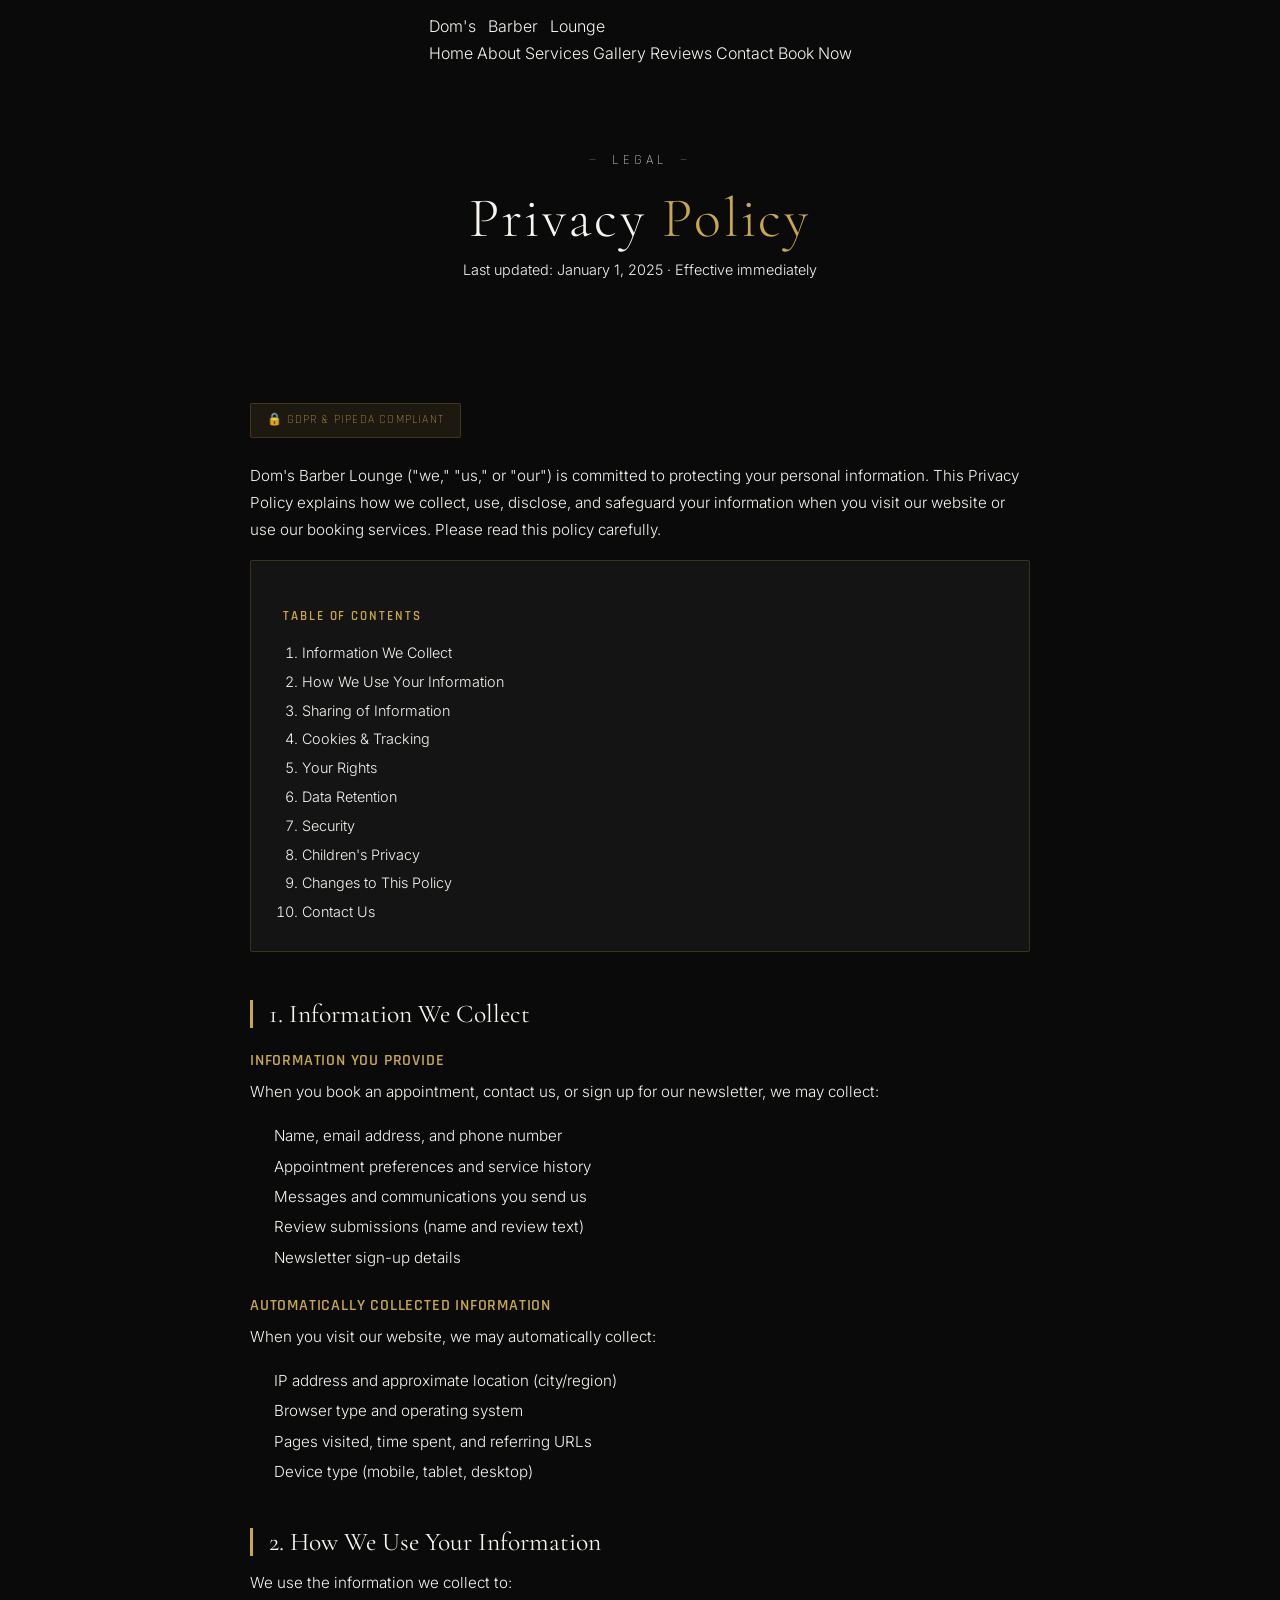
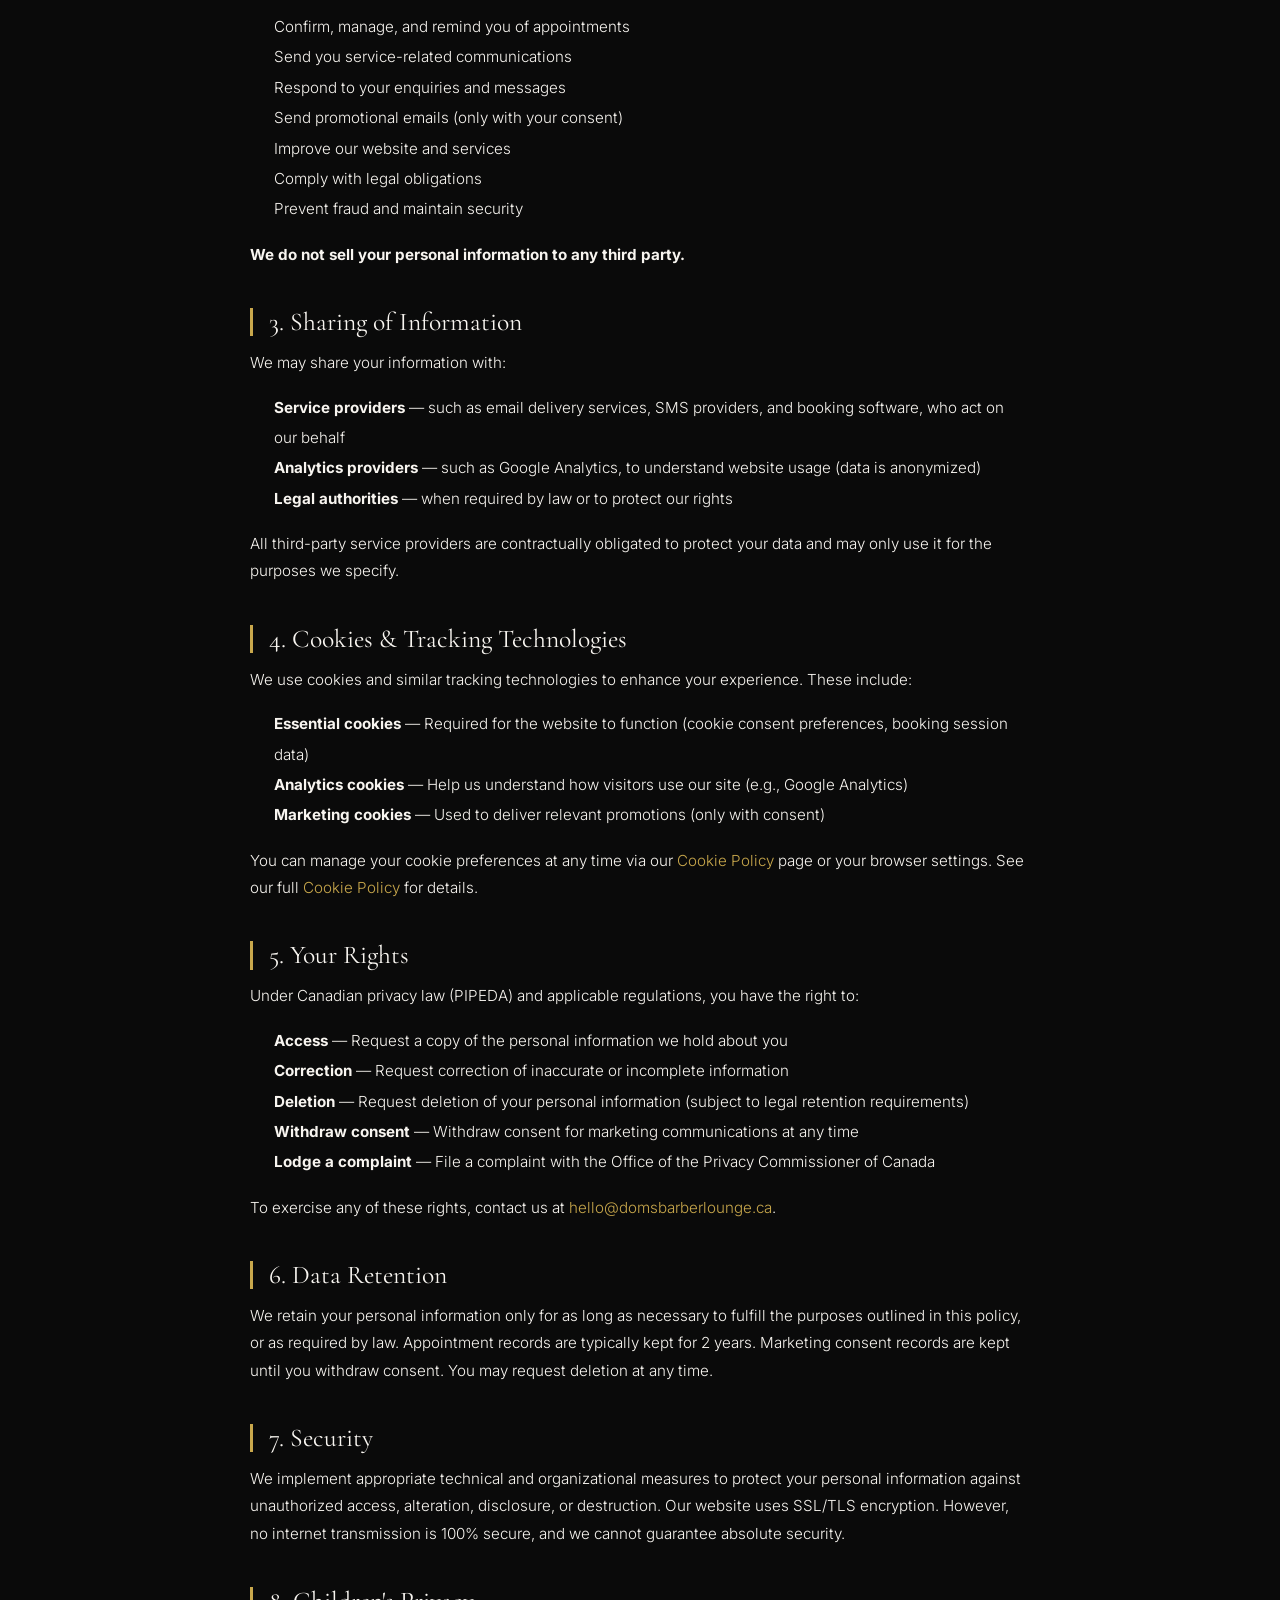
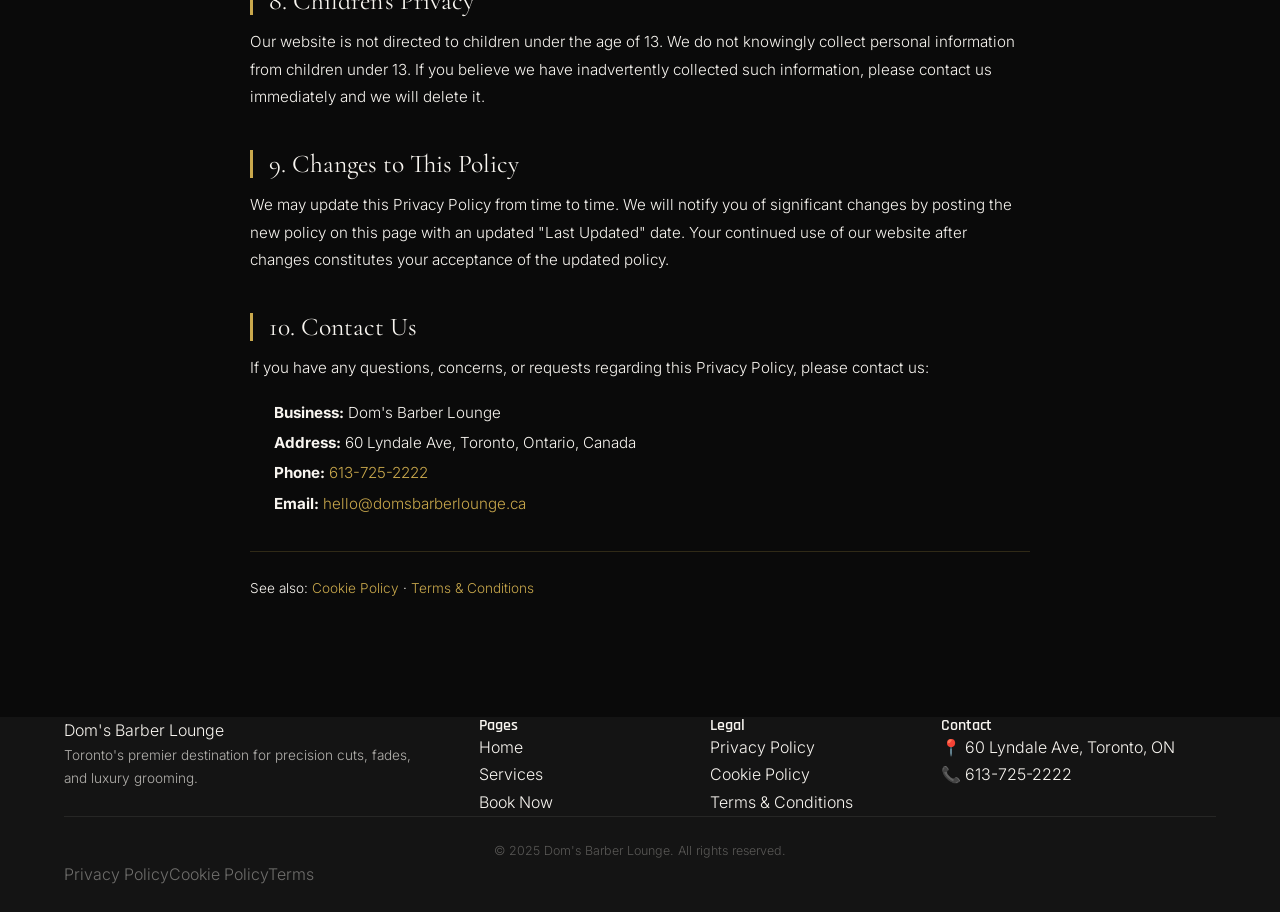
<file: pages/privacy-policy.html>
<!DOCTYPE html>
<html lang="en">
<head>
<meta charset="UTF-8">
<meta name="viewport" content="width=device-width, initial-scale=1.0">
<title>Privacy Policy – Dom's Barber Lounge Toronto</title>
<meta name="description" content="Privacy Policy for Dom's Barber Lounge. Learn how we collect, use and protect your personal information.">
<link rel="canonical" href="https://domsbarberlounge.ca/pages/privacy-policy.html">
<link rel="preconnect" href="https://fonts.googleapis.com">
<link rel="preconnect" href="https://fonts.gstatic.com" crossorigin>
<link href="https://fonts.googleapis.com/css2?family=Cormorant+Garamond:wght@300;400;500;600;700&family=Rajdhani:wght@300;400;500;600;700&family=Inter:wght@300;400;500;600&display=swap" rel="stylesheet">
<link rel="stylesheet" href="../css/style.css">
<style>
.legal-hero{padding:140px 0 60px;background:var(--black);text-align:center}
.legal-hero h1{font-family:var(--font-display);font-size:clamp(2rem,5vw,3.5rem);color:var(--white);font-weight:300;letter-spacing:.05em}
.legal-hero h1 span{color:var(--gold)}
.legal-hero p{color:var(--text-muted);margin-top:.5rem;font-size:.9rem}
.legal-content{max-width:780px;margin:0 auto;padding:60px 0 100px}
.legal-content h2{font-family:var(--font-display);font-size:1.6rem;color:var(--white);font-weight:400;margin:2.5rem 0 .8rem;border-left:3px solid var(--gold);padding-left:1rem}
.legal-content h3{font-family:var(--font-heading);font-size:1rem;letter-spacing:.05em;text-transform:uppercase;color:var(--gold);margin:1.5rem 0 .5rem}
.legal-content p{color:var(--text-muted);line-height:1.8;margin-bottom:1rem;font-size:.95rem}
.legal-content ul{color:var(--text-muted);padding-left:1.5rem;line-height:2;font-size:.95rem;margin-bottom:1rem}
.legal-content a{color:var(--gold)}
.legal-content strong{color:var(--white)}
.legal-toc{background:var(--charcoal);border:1px solid var(--border);padding:1.5rem 2rem;margin-bottom:3rem;border-radius:2px}
.legal-toc h3{font-family:var(--font-heading);font-size:.8rem;letter-spacing:.15em;text-transform:uppercase;color:var(--gold);margin-bottom:1rem}
.legal-toc ol{color:var(--text-muted);padding-left:1.2rem;line-height:2;font-size:.9rem}
.legal-toc a{color:var(--text-muted);text-decoration:none;transition:color .3s}
.legal-toc a:hover{color:var(--gold)}
.legal-badge{display:inline-flex;align-items:center;gap:.5rem;background:rgba(201,168,76,.1);border:1px solid rgba(201,168,76,.2);padding:.4rem 1rem;border-radius:2px;font-family:var(--font-heading);font-size:.75rem;letter-spacing:.1em;text-transform:uppercase;color:var(--gold);margin-bottom:1.5rem}
</style>
</head>
<body>
<nav class="navbar" id="navbar">
  <div class="container">
    <a href="../index.html" class="logo">Dom's <span>Barber</span> Lounge</a>
    <button class="hamburger" id="hamburger" aria-label="Menu"><span></span><span></span><span></span></button>
    <ul class="nav-links" id="navLinks">
      <li><a href="../index.html">Home</a></li>
      <li><a href="about.html">About</a></li>
      <li><a href="services.html">Services</a></li>
      <li><a href="gallery.html">Gallery</a></li>
      <li><a href="reviews.html">Reviews</a></li>
      <li><a href="contact.html">Contact</a></li>
      <li><a href="book.html" class="btn-nav">Book Now</a></li>
    </ul>
  </div>
</nav>

<section class="legal-hero">
  <div class="container">
    <p class="section-label">Legal</p>
    <h1>Privacy <span>Policy</span></h1>
    <p>Last updated: January 1, 2025 · Effective immediately</p>
  </div>
</section>

<section style="background:var(--black)">
  <div class="container">
    <div class="legal-content">
      <div class="legal-badge">🔒 GDPR & PIPEDA Compliant</div>
      <p>Dom's Barber Lounge ("we," "us," or "our") is committed to protecting your personal information. This Privacy Policy explains how we collect, use, disclose, and safeguard your information when you visit our website or use our booking services. Please read this policy carefully.</p>

      <div class="legal-toc">
        <h3>Table of Contents</h3>
        <ol>
          <li><a href="#collect">Information We Collect</a></li>
          <li><a href="#use">How We Use Your Information</a></li>
          <li><a href="#share">Sharing of Information</a></li>
          <li><a href="#cookies">Cookies & Tracking</a></li>
          <li><a href="#rights">Your Rights</a></li>
          <li><a href="#retention">Data Retention</a></li>
          <li><a href="#security">Security</a></li>
          <li><a href="#children">Children's Privacy</a></li>
          <li><a href="#changes">Changes to This Policy</a></li>
          <li><a href="#contact-legal">Contact Us</a></li>
        </ol>
      </div>

      <h2 id="collect">1. Information We Collect</h2>
      <h3>Information You Provide</h3>
      <p>When you book an appointment, contact us, or sign up for our newsletter, we may collect:</p>
      <ul>
        <li>Name, email address, and phone number</li>
        <li>Appointment preferences and service history</li>
        <li>Messages and communications you send us</li>
        <li>Review submissions (name and review text)</li>
        <li>Newsletter sign-up details</li>
      </ul>
      <h3>Automatically Collected Information</h3>
      <p>When you visit our website, we may automatically collect:</p>
      <ul>
        <li>IP address and approximate location (city/region)</li>
        <li>Browser type and operating system</li>
        <li>Pages visited, time spent, and referring URLs</li>
        <li>Device type (mobile, tablet, desktop)</li>
      </ul>

      <h2 id="use">2. How We Use Your Information</h2>
      <p>We use the information we collect to:</p>
      <ul>
        <li>Confirm, manage, and remind you of appointments</li>
        <li>Send you service-related communications</li>
        <li>Respond to your enquiries and messages</li>
        <li>Send promotional emails (only with your consent)</li>
        <li>Improve our website and services</li>
        <li>Comply with legal obligations</li>
        <li>Prevent fraud and maintain security</li>
      </ul>
      <p><strong>We do not sell your personal information to any third party.</strong></p>

      <h2 id="share">3. Sharing of Information</h2>
      <p>We may share your information with:</p>
      <ul>
        <li><strong>Service providers</strong> — such as email delivery services, SMS providers, and booking software, who act on our behalf</li>
        <li><strong>Analytics providers</strong> — such as Google Analytics, to understand website usage (data is anonymized)</li>
        <li><strong>Legal authorities</strong> — when required by law or to protect our rights</li>
      </ul>
      <p>All third-party service providers are contractually obligated to protect your data and may only use it for the purposes we specify.</p>

      <h2 id="cookies">4. Cookies & Tracking Technologies</h2>
      <p>We use cookies and similar tracking technologies to enhance your experience. These include:</p>
      <ul>
        <li><strong>Essential cookies</strong> — Required for the website to function (cookie consent preferences, booking session data)</li>
        <li><strong>Analytics cookies</strong> — Help us understand how visitors use our site (e.g., Google Analytics)</li>
        <li><strong>Marketing cookies</strong> — Used to deliver relevant promotions (only with consent)</li>
      </ul>
      <p>You can manage your cookie preferences at any time via our <a href="cookie-policy.html">Cookie Policy</a> page or your browser settings. See our full <a href="cookie-policy.html">Cookie Policy</a> for details.</p>

      <h2 id="rights">5. Your Rights</h2>
      <p>Under Canadian privacy law (PIPEDA) and applicable regulations, you have the right to:</p>
      <ul>
        <li><strong>Access</strong> — Request a copy of the personal information we hold about you</li>
        <li><strong>Correction</strong> — Request correction of inaccurate or incomplete information</li>
        <li><strong>Deletion</strong> — Request deletion of your personal information (subject to legal retention requirements)</li>
        <li><strong>Withdraw consent</strong> — Withdraw consent for marketing communications at any time</li>
        <li><strong>Lodge a complaint</strong> — File a complaint with the Office of the Privacy Commissioner of Canada</li>
      </ul>
      <p>To exercise any of these rights, contact us at <a href="mailto:hello@domsbarberlounge.ca">hello@domsbarberlounge.ca</a>.</p>

      <h2 id="retention">6. Data Retention</h2>
      <p>We retain your personal information only for as long as necessary to fulfill the purposes outlined in this policy, or as required by law. Appointment records are typically kept for 2 years. Marketing consent records are kept until you withdraw consent. You may request deletion at any time.</p>

      <h2 id="security">7. Security</h2>
      <p>We implement appropriate technical and organizational measures to protect your personal information against unauthorized access, alteration, disclosure, or destruction. Our website uses SSL/TLS encryption. However, no internet transmission is 100% secure, and we cannot guarantee absolute security.</p>

      <h2 id="children">8. Children's Privacy</h2>
      <p>Our website is not directed to children under the age of 13. We do not knowingly collect personal information from children under 13. If you believe we have inadvertently collected such information, please contact us immediately and we will delete it.</p>

      <h2 id="changes">9. Changes to This Policy</h2>
      <p>We may update this Privacy Policy from time to time. We will notify you of significant changes by posting the new policy on this page with an updated "Last Updated" date. Your continued use of our website after changes constitutes your acceptance of the updated policy.</p>

      <h2 id="contact-legal">10. Contact Us</h2>
      <p>If you have any questions, concerns, or requests regarding this Privacy Policy, please contact us:</p>
      <ul>
        <li><strong>Business:</strong> Dom's Barber Lounge</li>
        <li><strong>Address:</strong> 60 Lyndale Ave, Toronto, Ontario, Canada</li>
        <li><strong>Phone:</strong> <a href="tel:6137252222">613-725-2222</a></li>
        <li><strong>Email:</strong> <a href="mailto:hello@domsbarberlounge.ca">hello@domsbarberlounge.ca</a></li>
      </ul>
      <p style="margin-top:2rem;padding-top:1.5rem;border-top:1px solid var(--border);font-size:.85rem">See also: <a href="cookie-policy.html">Cookie Policy</a> · <a href="terms.html">Terms & Conditions</a></p>
    </div>
  </div>
</section>

<footer class="footer">
  <div class="container">
    <div class="footer-grid">
      <div class="footer-brand"><div class="footer-logo">Dom's <span>Barber</span> Lounge</div><p>Toronto's premier destination for precision cuts, fades, and luxury grooming.</p></div>
      <div class="footer-links"><h4>Pages</h4><ul><li><a href="../index.html">Home</a></li><li><a href="services.html">Services</a></li><li><a href="book.html">Book Now</a></li></ul></div>
      <div class="footer-links"><h4>Legal</h4><ul><li><a href="privacy-policy.html">Privacy Policy</a></li><li><a href="cookie-policy.html">Cookie Policy</a></li><li><a href="terms.html">Terms & Conditions</a></li></ul></div>
      <div class="footer-contact"><h4>Contact</h4><p>📍 60 Lyndale Ave, Toronto, ON</p><p>📞 <a href="tel:6137252222">613-725-2222</a></p></div>
    </div>
    <div class="footer-bottom"><p>&copy; 2025 Dom's Barber Lounge. All rights reserved.</p><div class="footer-legal"><a href="privacy-policy.html">Privacy Policy</a><a href="cookie-policy.html">Cookie Policy</a><a href="terms.html">Terms</a></div></div>
  </div>
</footer>
<script src="../js/main.js"></script>
</body>
</html>
</file>
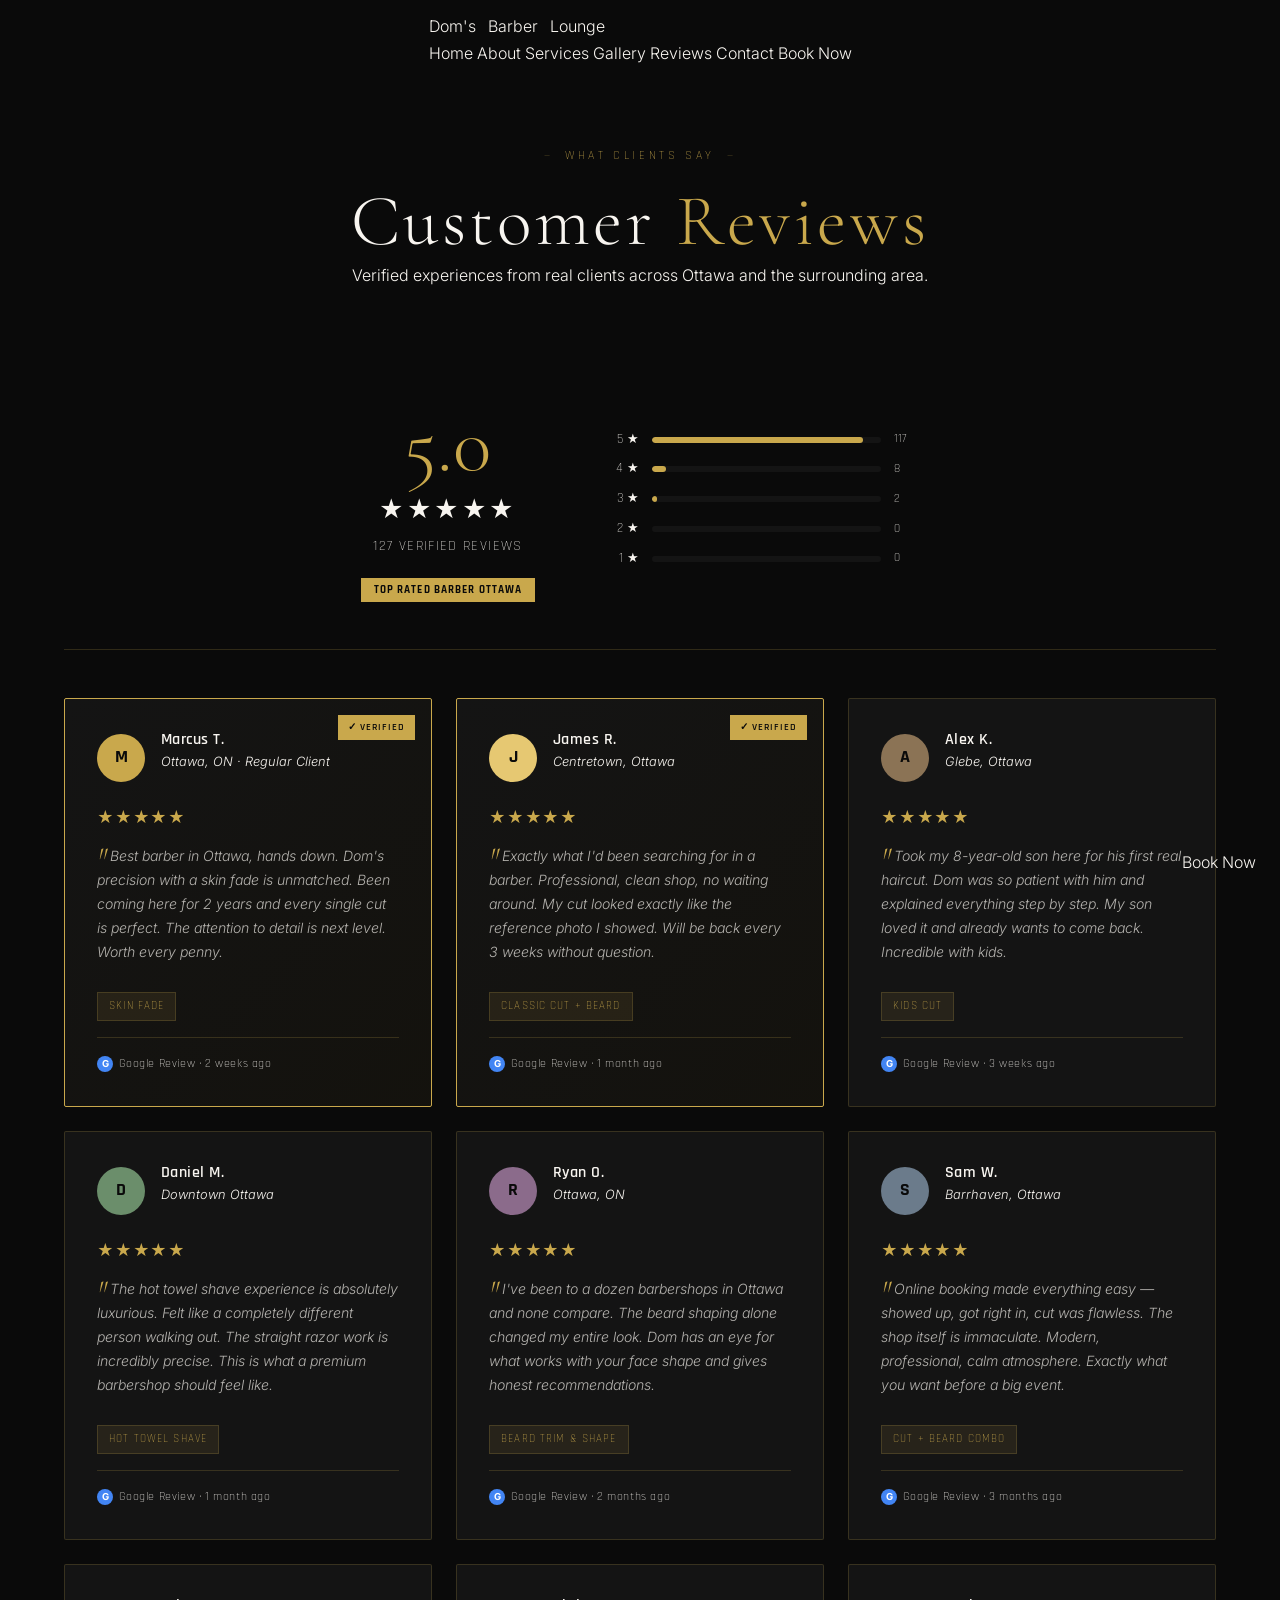
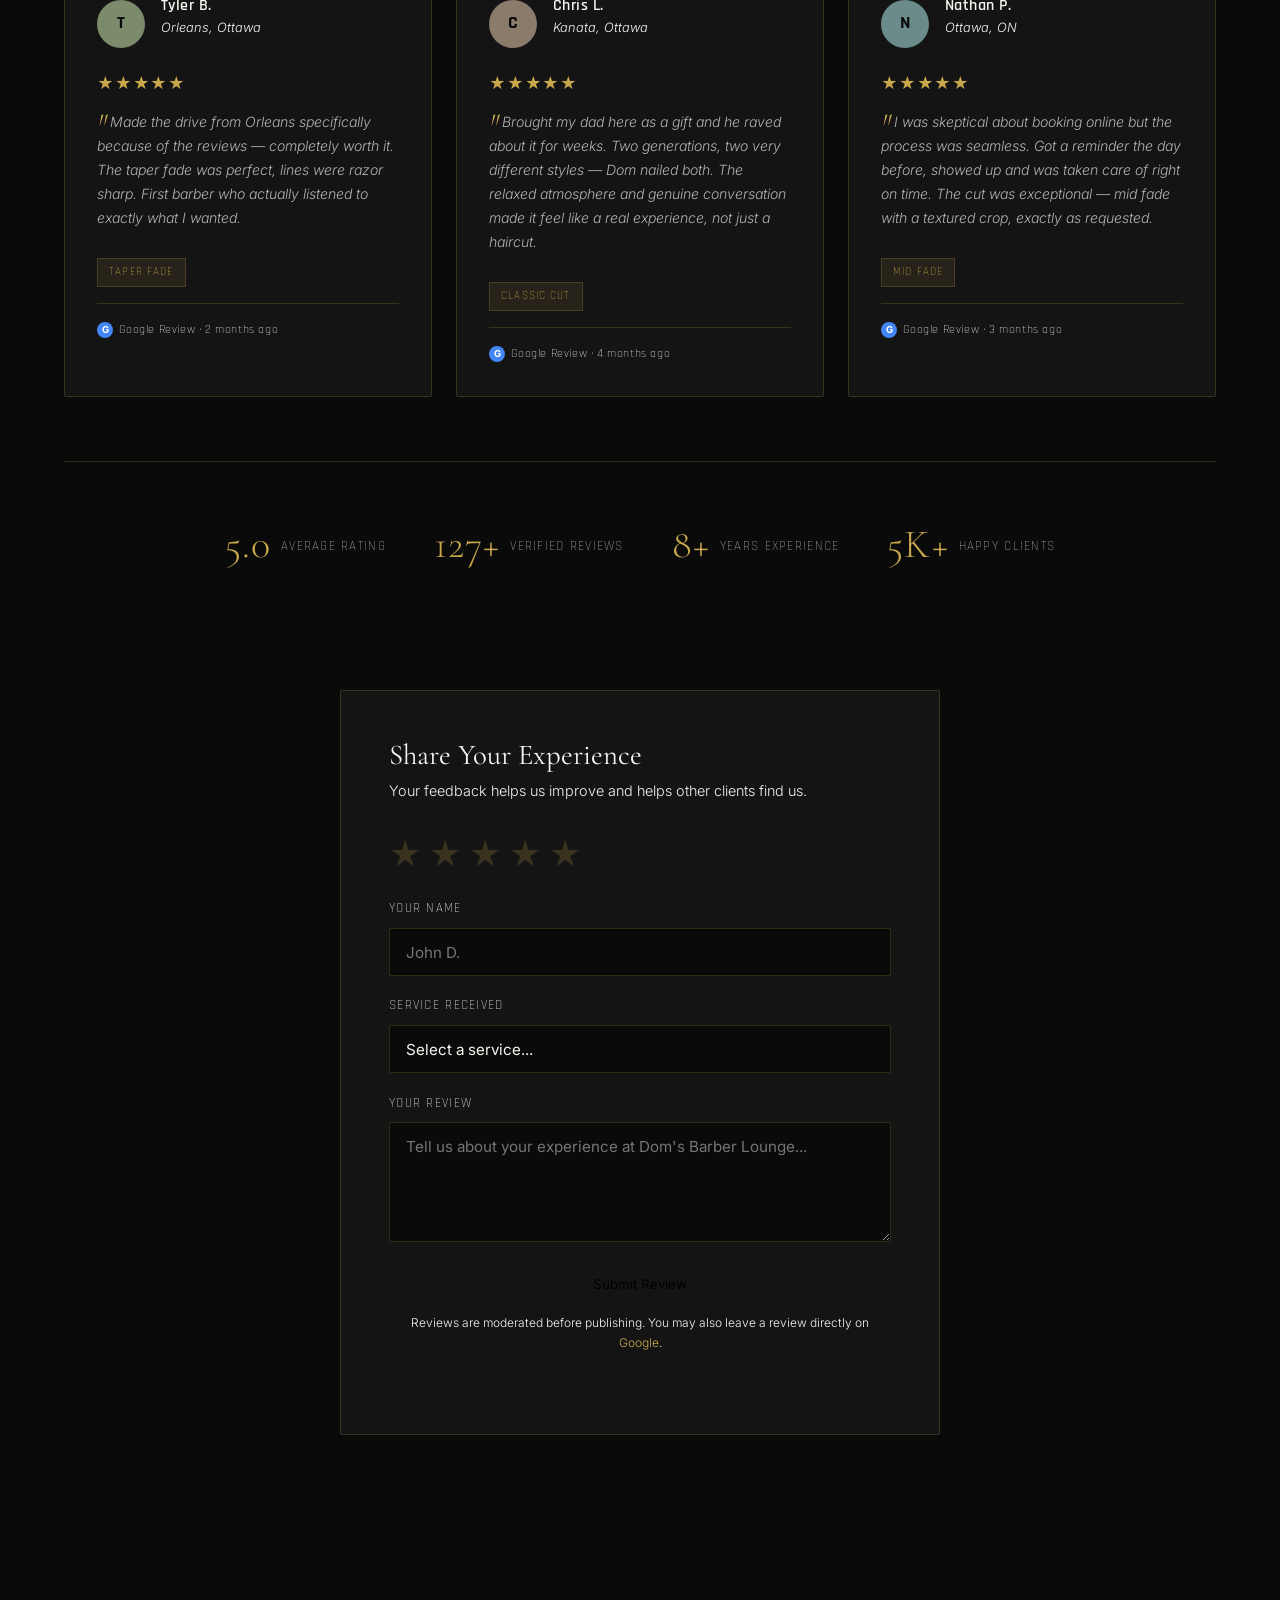
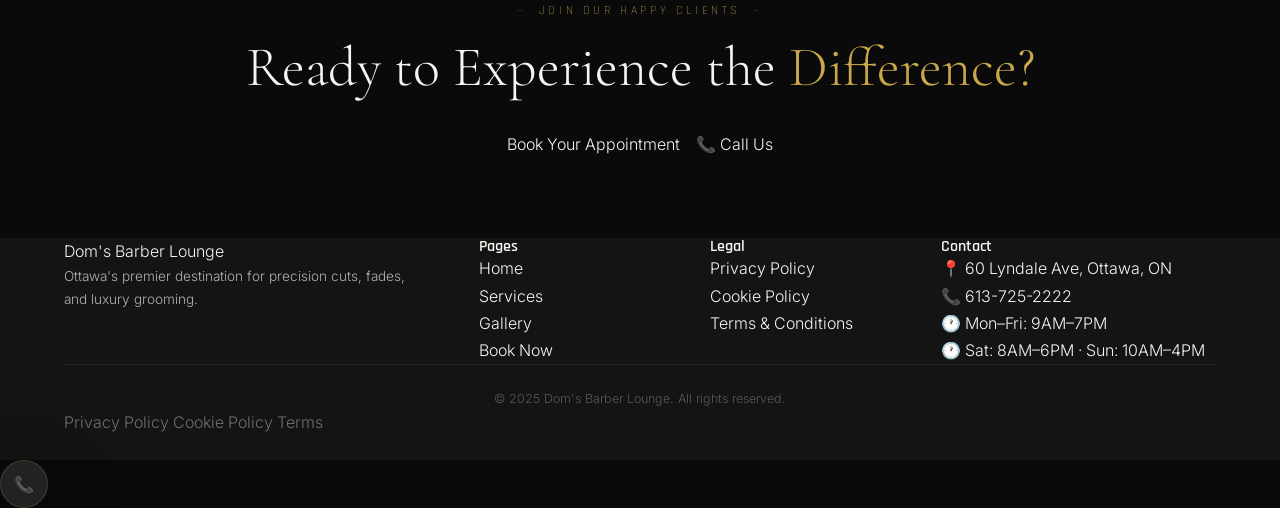
<file: pages/reviews.html>
<!DOCTYPE html>
<html lang="en">
<head>
<meta charset="UTF-8">
<meta name="viewport" content="width=device-width, initial-scale=1.0">
<title>Reviews – Dom's Barber Lounge | 5-Star Barber Ottawa</title>
<meta name="description" content="See why Dom's Barber Lounge is rated 5 stars in Ottawa. Read verified customer reviews and share your own experience.">
<link rel="canonical" href="https://domsbarberlounge.ca/pages/reviews.html">
<link rel="preconnect" href="https://fonts.googleapis.com">
<link rel="preconnect" href="https://fonts.gstatic.com" crossorigin>
<link href="https://fonts.googleapis.com/css2?family=Cormorant+Garamond:wght@300;400;500;600;700&family=Rajdhani:wght@300;400;500;600;700&family=Inter:wght@300;400;500;600&display=swap" rel="stylesheet">
<link rel="stylesheet" href="../css/style.css">
<style>
.reviews-hero{padding:140px 0 60px;background:var(--black);text-align:center}
.reviews-hero h1{font-family:var(--font-display);font-size:clamp(2.5rem,6vw,4.5rem);color:var(--white);font-weight:300;letter-spacing:.05em}
.reviews-hero h1 span{color:var(--gold)}
.rating-summary{display:flex;justify-content:center;align-items:center;gap:4rem;padding:3rem 0;border-bottom:1px solid var(--border);flex-wrap:wrap}
.rating-big{text-align:center}
.rating-number{font-family:var(--font-display);font-size:5rem;color:var(--gold);line-height:1;font-weight:300}
.rating-stars{font-size:1.5rem;letter-spacing:.1em;margin:.3rem 0}
.rating-count{color:var(--text-muted);font-family:var(--font-heading);font-size:.85rem;letter-spacing:.1em;text-transform:uppercase}
.rating-bars{flex:1;max-width:320px}
.rating-bar-row{display:flex;align-items:center;gap:.8rem;margin-bottom:.5rem}
.rating-bar-label{font-family:var(--font-heading);font-size:.8rem;color:var(--text-muted);min-width:40px;text-align:right}
.rating-bar-track{flex:1;height:6px;background:var(--charcoal);border-radius:3px;overflow:hidden}
.rating-bar-fill{height:100%;background:var(--gold);border-radius:3px;transition:width 1s ease}
.rating-bar-count{font-family:var(--font-heading);font-size:.75rem;color:var(--text-muted);min-width:25px}
.reviews-grid{display:grid;grid-template-columns:repeat(auto-fill,minmax(320px,1fr));gap:1.5rem;margin:3rem 0}
.review-card{background:var(--charcoal);border:1px solid var(--border);padding:2rem;border-radius:2px;transition:border-color .3s;position:relative}
.review-card:hover{border-color:var(--gold-dim)}
.review-card.featured{border-color:var(--gold);background:linear-gradient(135deg,var(--charcoal),rgba(201,168,76,.05))}
.featured-badge{position:absolute;top:1rem;right:1rem;background:var(--gold);color:var(--black);font-family:var(--font-heading);font-size:.65rem;letter-spacing:.1em;padding:.2rem .6rem;text-transform:uppercase;font-weight:600}
.review-header{display:flex;align-items:center;gap:1rem;margin-bottom:1.2rem}
.reviewer-avatar{width:48px;height:48px;border-radius:50%;background:var(--gold);display:flex;align-items:center;justify-content:center;font-family:var(--font-heading);font-weight:700;font-size:1.1rem;color:var(--black);flex-shrink:0}
.reviewer-info h3{font-family:var(--font-heading);font-size:1rem;color:var(--white);letter-spacing:.03em}
.reviewer-info p{font-size:.8rem;color:var(--text-muted);margin-top:.15rem}
.review-stars{color:var(--gold);font-size:1rem;letter-spacing:.05em;margin-bottom:.8rem}
.review-text{color:var(--text-muted);font-size:.9rem;line-height:1.7;font-style:italic}
.review-text::before{content:'"';color:var(--gold);font-size:2rem;font-family:var(--font-display);line-height:.5;vertical-align:-.25em;margin-right:.2rem}
.review-service{display:inline-block;margin-top:1rem;background:rgba(201,168,76,.1);border:1px solid rgba(201,168,76,.2);color:var(--gold);font-family:var(--font-heading);font-size:.7rem;letter-spacing:.1em;padding:.25rem .7rem;text-transform:uppercase}
.review-source{display:flex;align-items:center;gap:.4rem;margin-top:1rem;padding-top:1rem;border-top:1px solid var(--border)}
.review-source span{font-size:.75rem;color:var(--text-muted);font-family:var(--font-heading);letter-spacing:.05em}
.google-g{width:16px;height:16px;background:#4285f4;border-radius:50%;display:inline-flex;align-items:center;justify-content:center;font-size:.6rem;color:white;font-weight:700;flex-shrink:0}
/* Submit Review */
.submit-review{background:var(--charcoal);border:1px solid var(--border);padding:3rem;max-width:600px;margin:4rem auto 0;border-radius:2px}
.submit-review h3{font-family:var(--font-display);font-size:1.8rem;color:var(--white);margin-bottom:.5rem;font-weight:400}
.submit-review p{color:var(--text-muted);font-size:.9rem;margin-bottom:2rem}
.star-select{display:flex;gap:.5rem;margin-bottom:1.5rem}
.star-btn{background:none;border:none;font-size:2rem;cursor:pointer;color:var(--border);transition:color .2s}
.star-btn.active,.star-btn:hover{color:var(--gold)}
.form-group{margin-bottom:1.2rem}
.form-group label{display:block;font-family:var(--font-heading);font-size:.8rem;letter-spacing:.1em;text-transform:uppercase;color:var(--text-muted);margin-bottom:.5rem}
.form-group input,.form-group textarea,.form-group select{width:100%;background:var(--black);border:1px solid var(--border);color:var(--white);padding:.85rem 1rem;font-family:var(--font-body);font-size:.95rem;outline:none;transition:border-color .3s;box-sizing:border-box;border-radius:2px}
.form-group input:focus,.form-group textarea:focus,.form-group select:focus{border-color:var(--gold)}
.form-group textarea{height:120px;resize:vertical}
.form-group select option{background:var(--black)}
.trust-strip{display:flex;justify-content:center;gap:3rem;padding:3rem 0;border-top:1px solid var(--border);flex-wrap:wrap;margin-top:4rem}
.trust-item{text-align:center}
.trust-item .num{font-family:var(--font-display);font-size:2.5rem;color:var(--gold);font-weight:300}
.trust-item p{font-family:var(--font-heading);font-size:.8rem;letter-spacing:.1em;text-transform:uppercase;color:var(--text-muted);margin-top:.3rem}
</style>
<script type="application/ld+json">
{
  "@context":"https://schema.org",
  "@type":"BarberShop",
  "name":"Dom's Barber Lounge",
  "aggregateRating":{
    "@type":"AggregateRating",
    "ratingValue":"5.0",
    "reviewCount":"127",
    "bestRating":"5",
    "worstRating":"1"
  },
  "review":[
    {"@type":"Review","author":{"@type":"Person","name":"Marcus T."},"reviewRating":{"@type":"Rating","ratingValue":"5"},"reviewBody":"Best barber in Ottawa, hands down. Dom's precision with a fade is unmatched."},
    {"@type":"Review","author":{"@type":"Person","name":"James R."},"reviewRating":{"@type":"Rating","ratingValue":"5"},"reviewBody":"Exactly what I was looking for. Professional, efficient and the cut was perfect."}
  ]
}
</script>
</head>
<body>
<nav class="navbar" id="navbar">
  <div class="container">
    <a href="../index.html" class="logo">Dom's <span>Barber</span> Lounge</a>
    <button class="hamburger" id="hamburger" aria-label="Menu"><span></span><span></span><span></span></button>
    <ul class="nav-links" id="navLinks">
      <li><a href="../index.html">Home</a></li>
      <li><a href="about.html">About</a></li>
      <li><a href="services.html">Services</a></li>
      <li><a href="gallery.html">Gallery</a></li>
      <li><a href="reviews.html" class="active">Reviews</a></li>
      <li><a href="contact.html">Contact</a></li>
      <li><a href="book.html" class="btn-nav">Book Now</a></li>
    </ul>
  </div>
</nav>

<section class="reviews-hero">
  <div class="container">
    <p class="section-label">What Clients Say</p>
    <h1>Customer <span>Reviews</span></h1>
    <p>Verified experiences from real clients across Ottawa and the surrounding area.</p>
  </div>
</section>

<section style="background:var(--black);padding:0 0 80px">
  <div class="container">
    <div class="rating-summary">
      <div class="rating-big">
        <div class="rating-number">5.0</div>
        <div class="rating-stars">★★★★★</div>
        <div class="rating-count">127 verified reviews</div>
        <div style="margin-top:1rem"><span style="background:var(--gold);color:var(--black);font-family:var(--font-heading);font-size:.7rem;letter-spacing:.1em;padding:.3rem .8rem;text-transform:uppercase;font-weight:700">Top Rated Barber Ottawa</span></div>
      </div>
      <div class="rating-bars">
        <div class="rating-bar-row"><span class="rating-bar-label">5 ★</span><div class="rating-bar-track"><div class="rating-bar-fill" style="width:92%"></div></div><span class="rating-bar-count">117</span></div>
        <div class="rating-bar-row"><span class="rating-bar-label">4 ★</span><div class="rating-bar-track"><div class="rating-bar-fill" style="width:6%"></div></div><span class="rating-bar-count">8</span></div>
        <div class="rating-bar-row"><span class="rating-bar-label">3 ★</span><div class="rating-bar-track"><div class="rating-bar-fill" style="width:2%"></div></div><span class="rating-bar-count">2</span></div>
        <div class="rating-bar-row"><span class="rating-bar-label">2 ★</span><div class="rating-bar-track"><div class="rating-bar-fill" style="width:0%"></div></div><span class="rating-bar-count">0</span></div>
        <div class="rating-bar-row"><span class="rating-bar-label">1 ★</span><div class="rating-bar-track"><div class="rating-bar-fill" style="width:0%"></div></div><span class="rating-bar-count">0</span></div>
      </div>
    </div>

    <div class="reviews-grid">
      <div class="review-card featured">
        <div class="featured-badge">✓ Verified</div>
        <div class="review-header">
          <div class="reviewer-avatar">M</div>
          <div class="reviewer-info"><h3>Marcus T.</h3><p>Ottawa, ON · Regular Client</p></div>
        </div>
        <div class="review-stars">★★★★★</div>
        <p class="review-text">Best barber in Ottawa, hands down. Dom's precision with a skin fade is unmatched. Been coming here for 2 years and every single cut is perfect. The attention to detail is next level. Worth every penny.</p>
        <span class="review-service">Skin Fade</span>
        <div class="review-source"><div class="google-g">G</div><span>Google Review · 2 weeks ago</span></div>
      </div>

      <div class="review-card featured">
        <div class="featured-badge">✓ Verified</div>
        <div class="review-header">
          <div class="reviewer-avatar" style="background:#e6c872">J</div>
          <div class="reviewer-info"><h3>James R.</h3><p>Centretown, Ottawa</p></div>
        </div>
        <div class="review-stars">★★★★★</div>
        <p class="review-text">Exactly what I'd been searching for in a barber. Professional, clean shop, no waiting around. My cut looked exactly like the reference photo I showed. Will be back every 3 weeks without question.</p>
        <span class="review-service">Classic Cut + Beard</span>
        <div class="review-source"><div class="google-g">G</div><span>Google Review · 1 month ago</span></div>
      </div>

      <div class="review-card">
        <div class="review-header">
          <div class="reviewer-avatar" style="background:#8b7355">A</div>
          <div class="reviewer-info"><h3>Alex K.</h3><p>Glebe, Ottawa</p></div>
        </div>
        <div class="review-stars">★★★★★</div>
        <p class="review-text">Took my 8-year-old son here for his first real haircut. Dom was so patient with him and explained everything step by step. My son loved it and already wants to come back. Incredible with kids.</p>
        <span class="review-service">Kids Cut</span>
        <div class="review-source"><div class="google-g">G</div><span>Google Review · 3 weeks ago</span></div>
      </div>

      <div class="review-card">
        <div class="review-header">
          <div class="reviewer-avatar" style="background:#6b8e6b">D</div>
          <div class="reviewer-info"><h3>Daniel M.</h3><p>Downtown Ottawa</p></div>
        </div>
        <div class="review-stars">★★★★★</div>
        <p class="review-text">The hot towel shave experience is absolutely luxurious. Felt like a completely different person walking out. The straight razor work is incredibly precise. This is what a premium barbershop should feel like.</p>
        <span class="review-service">Hot Towel Shave</span>
        <div class="review-source"><div class="google-g">G</div><span>Google Review · 1 month ago</span></div>
      </div>

      <div class="review-card">
        <div class="review-header">
          <div class="reviewer-avatar" style="background:#8b6b8b">R</div>
          <div class="reviewer-info"><h3>Ryan O.</h3><p>Ottawa, ON</p></div>
        </div>
        <div class="review-stars">★★★★★</div>
        <p class="review-text">I've been to a dozen barbershops in Ottawa and none compare. The beard shaping alone changed my entire look. Dom has an eye for what works with your face shape and gives honest recommendations.</p>
        <span class="review-service">Beard Trim & Shape</span>
        <div class="review-source"><div class="google-g">G</div><span>Google Review · 2 months ago</span></div>
      </div>

      <div class="review-card">
        <div class="review-header">
          <div class="reviewer-avatar" style="background:#6b7b8b">S</div>
          <div class="reviewer-info"><h3>Sam W.</h3><p>Barrhaven, Ottawa</p></div>
        </div>
        <div class="review-stars">★★★★★</div>
        <p class="review-text">Online booking made everything easy — showed up, got right in, cut was flawless. The shop itself is immaculate. Modern, professional, calm atmosphere. Exactly what you want before a big event.</p>
        <span class="review-service">Cut + Beard Combo</span>
        <div class="review-source"><div class="google-g">G</div><span>Google Review · 3 months ago</span></div>
      </div>

      <div class="review-card">
        <div class="review-header">
          <div class="reviewer-avatar" style="background:#7b8b6b">T</div>
          <div class="reviewer-info"><h3>Tyler B.</h3><p>Orleans, Ottawa</p></div>
        </div>
        <div class="review-stars">★★★★★</div>
        <p class="review-text">Made the drive from Orleans specifically because of the reviews — completely worth it. The taper fade was perfect, lines were razor sharp. First barber who actually listened to exactly what I wanted.</p>
        <span class="review-service">Taper Fade</span>
        <div class="review-source"><div class="google-g">G</div><span>Google Review · 2 months ago</span></div>
      </div>

      <div class="review-card">
        <div class="review-header">
          <div class="reviewer-avatar" style="background:#8b7b6b">C</div>
          <div class="reviewer-info"><h3>Chris L.</h3><p>Kanata, Ottawa</p></div>
        </div>
        <div class="review-stars">★★★★★</div>
        <p class="review-text">Brought my dad here as a gift and he raved about it for weeks. Two generations, two very different styles — Dom nailed both. The relaxed atmosphere and genuine conversation made it feel like a real experience, not just a haircut.</p>
        <span class="review-service">Classic Cut</span>
        <div class="review-source"><div class="google-g">G</div><span>Google Review · 4 months ago</span></div>
      </div>

      <div class="review-card">
        <div class="review-header">
          <div class="reviewer-avatar" style="background:#6b8b8b">N</div>
          <div class="reviewer-info"><h3>Nathan P.</h3><p>Ottawa, ON</p></div>
        </div>
        <div class="review-stars">★★★★★</div>
        <p class="review-text">I was skeptical about booking online but the process was seamless. Got a reminder the day before, showed up and was taken care of right on time. The cut was exceptional — mid fade with a textured crop, exactly as requested.</p>
        <span class="review-service">Mid Fade</span>
        <div class="review-source"><div class="google-g">G</div><span>Google Review · 3 months ago</span></div>
      </div>
    </div>

    <!-- Trust Strip -->
    <div class="trust-strip">
      <div class="trust-item"><div class="num">5.0</div><p>Average Rating</p></div>
      <div class="trust-item"><div class="num">127+</div><p>Verified Reviews</p></div>
      <div class="trust-item"><div class="num">8+</div><p>Years Experience</p></div>
      <div class="trust-item"><div class="num">5K+</div><p>Happy Clients</p></div>
    </div>

    <!-- Submit Review -->
    <div class="submit-review">
      <h3>Share Your Experience</h3>
      <p>Your feedback helps us improve and helps other clients find us.</p>
      <div class="star-select" id="starSelect" role="group" aria-label="Rate your experience">
        <button class="star-btn" data-rating="1" aria-label="1 star">★</button>
        <button class="star-btn" data-rating="2" aria-label="2 stars">★</button>
        <button class="star-btn" data-rating="3" aria-label="3 stars">★</button>
        <button class="star-btn" data-rating="4" aria-label="4 stars">★</button>
        <button class="star-btn" data-rating="5" aria-label="5 stars">★</button>
      </div>
      <div class="form-group">
        <label for="reviewName">Your Name</label>
        <input type="text" id="reviewName" placeholder="John D." autocomplete="name">
      </div>
      <div class="form-group">
        <label for="reviewService">Service Received</label>
        <select id="reviewService">
          <option value="">Select a service...</option>
          <option>Classic Haircut</option>
          <option>Skin Fade</option>
          <option>Buzz Cut</option>
          <option>Kids Cut</option>
          <option>Beard Trim & Shape</option>
          <option>Cut + Beard Combo</option>
          <option>Hot Towel Shave</option>
        </select>
      </div>
      <div class="form-group">
        <label for="reviewText">Your Review</label>
        <textarea id="reviewText" placeholder="Tell us about your experience at Dom's Barber Lounge..."></textarea>
      </div>
      <button class="btn-primary" onclick="submitReview()" style="width:100%">Submit Review</button>
      <p style="font-size:.75rem;color:var(--text-muted);margin-top:1rem;text-align:center">Reviews are moderated before publishing. You may also leave a review directly on <a href="https://g.page/r/domsbarberlounge" style="color:var(--gold)" target="_blank" rel="noopener">Google</a>.</p>
    </div>
  </div>
</section>

<section class="booking-banner">
  <div class="container" style="text-align:center">
    <p class="section-label">Join Our Happy Clients</p>
    <h2 style="font-family:var(--font-display);font-size:clamp(2rem,5vw,3.5rem);color:var(--white);font-weight:300">Ready to Experience the <span class="gold">Difference?</span></h2>
    <div style="display:flex;gap:1rem;justify-content:center;margin-top:2rem;flex-wrap:wrap">
      <a href="book.html" class="btn-primary">Book Your Appointment</a>
      <a href="tel:6137252222" class="btn-secondary">📞 Call Us</a>
    </div>
  </div>
</section>

<footer class="footer">
  <div class="container">
    <div class="footer-grid">
      <div class="footer-brand">
        <div class="footer-logo">Dom's <span>Barber</span> Lounge</div>
        <p>Ottawa's premier destination for precision cuts, fades, and luxury grooming.</p>
      </div>
      <div class="footer-links"><h4>Pages</h4><ul>
        <li><a href="../index.html">Home</a></li>
        <li><a href="services.html">Services</a></li>
        <li><a href="gallery.html">Gallery</a></li>
        <li><a href="book.html">Book Now</a></li>
      </ul></div>
      <div class="footer-links"><h4>Legal</h4><ul>
        <li><a href="privacy-policy.html">Privacy Policy</a></li>
        <li><a href="cookie-policy.html">Cookie Policy</a></li>
        <li><a href="terms.html">Terms & Conditions</a></li>
      </ul></div>
      <div class="footer-contact"><h4>Contact</h4>
        <p>📍 60 Lyndale Ave, Ottawa, ON</p>
        <p>📞 <a href="tel:6137252222">613-725-2222</a></p>
        <p>🕐 Mon–Fri: 9AM–7PM</p>
        <p>🕐 Sat: 8AM–6PM · Sun: 10AM–4PM</p>
      </div>
    </div>
    <div class="footer-bottom">
      <p>&copy; 2025 Dom's Barber Lounge. All rights reserved.</p>
      <div class="footer-legal">
        <a href="privacy-policy.html">Privacy Policy</a>
        <a href="cookie-policy.html">Cookie Policy</a>
        <a href="terms.html">Terms</a>
      </div>
    </div>
  </div>
</footer>

<a href="book.html" class="sticky-book">Book Now</a>
<a href="tel:6137252222" class="sticky-call">📞</a>

<script src="../js/main.js"></script>
<script>
// Star rating
let selectedRating = 0;
const starBtns = document.querySelectorAll('.star-btn');
starBtns.forEach(btn => {
  btn.addEventListener('click', () => {
    selectedRating = parseInt(btn.dataset.rating);
    starBtns.forEach((b,i) => b.classList.toggle('active', i < selectedRating));
  });
  btn.addEventListener('mouseenter', () => {
    const r = parseInt(btn.dataset.rating);
    starBtns.forEach((b,i) => b.style.color = i < r ? 'var(--gold)' : 'var(--border)');
  });
  document.getElementById('starSelect').addEventListener('mouseleave', () => {
    starBtns.forEach((b,i) => { b.style.color = ''; b.classList.toggle('active', i < selectedRating); });
  });
});

function submitReview() {
  const name = document.getElementById('reviewName').value.trim();
  const text = document.getElementById('reviewText').value.trim();
  if(!selectedRating) { alert('Please select a star rating.'); return; }
  if(!name) { alert('Please enter your name.'); return; }
  if(!text || text.length < 20) { alert('Please write at least 20 characters in your review.'); return; }
  // Show success
  const btn = document.querySelector('.submit-review .btn-primary');
  btn.textContent = '✓ Thank You! Review Submitted';
  btn.style.background = '#2d7a2d';
  btn.disabled = true;
  setTimeout(() => {
    btn.textContent = 'Submit Review';
    btn.style.background = '';
    btn.disabled = false;
    document.getElementById('reviewName').value = '';
    document.getElementById('reviewText').value = '';
    document.getElementById('reviewService').value = '';
    selectedRating = 0;
    starBtns.forEach(b => b.classList.remove('active'));
  }, 4000);
}
</script>
</body>
</html>
</file>
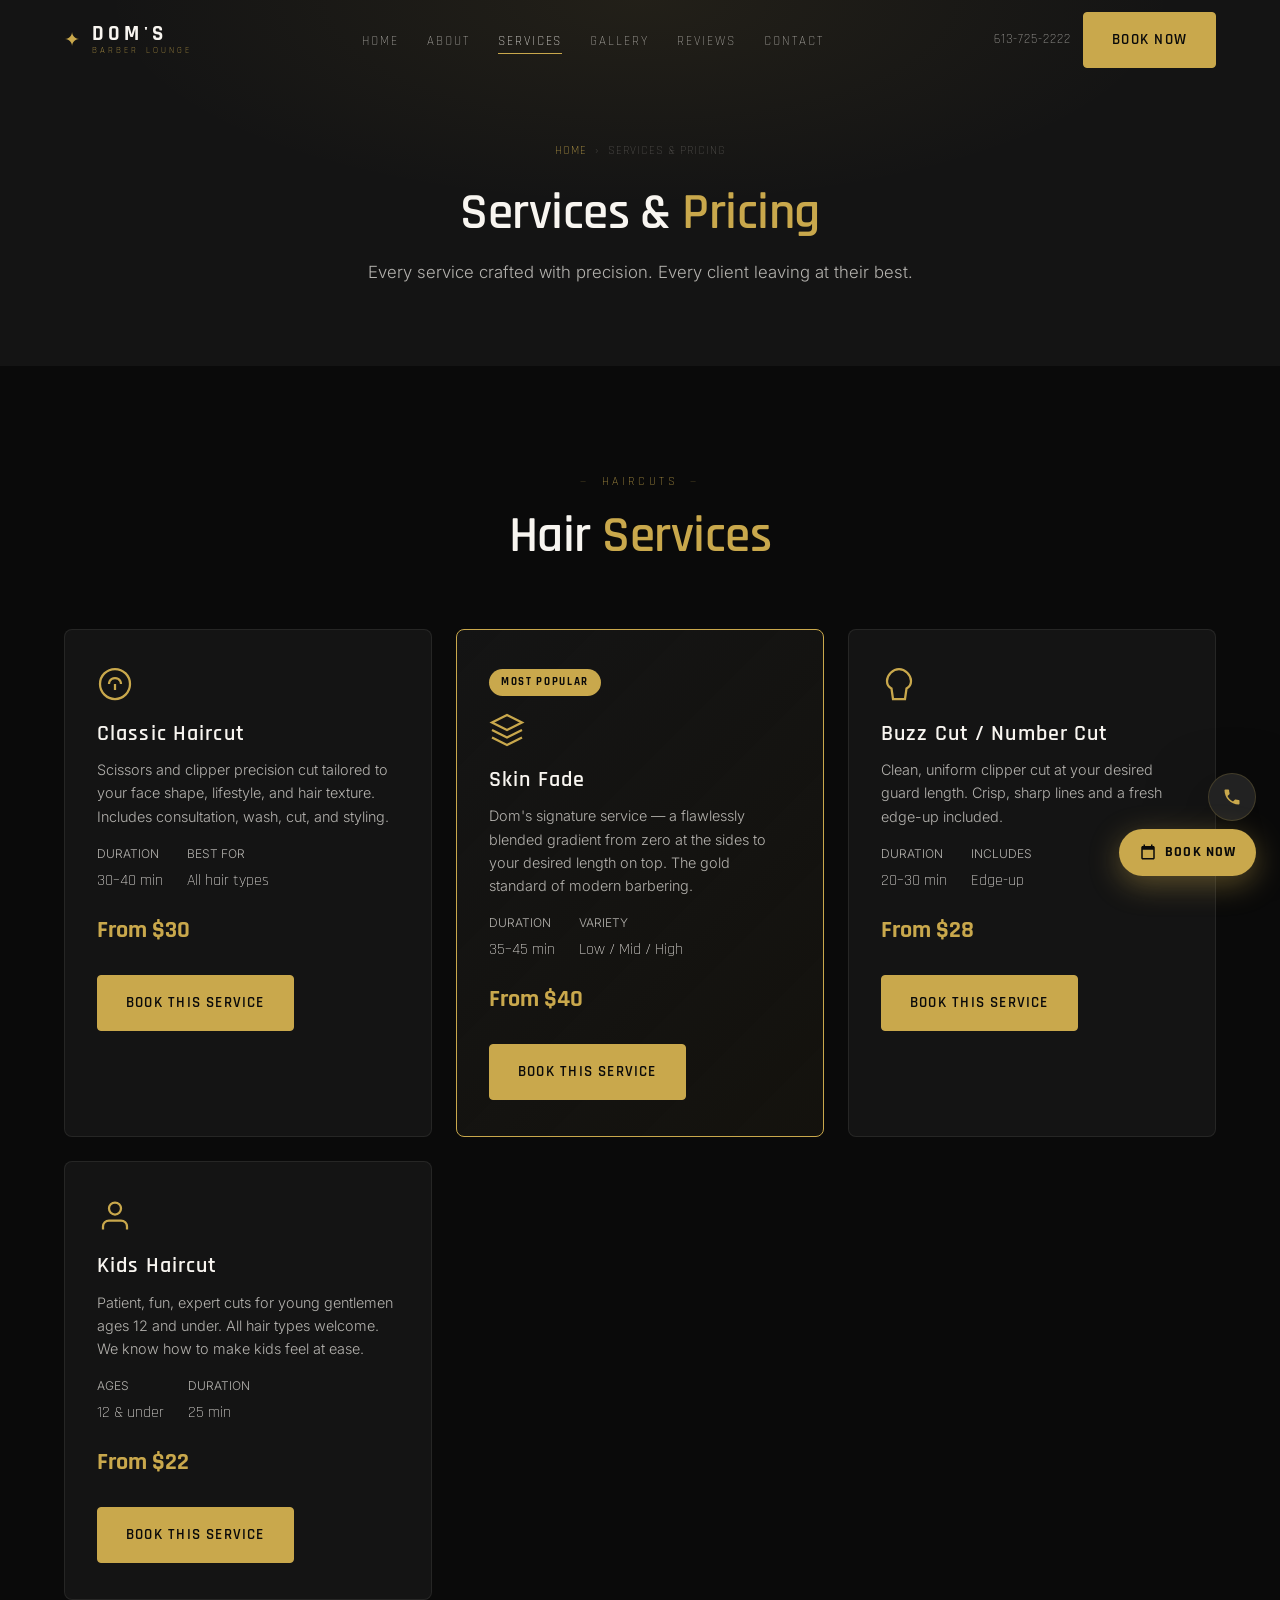
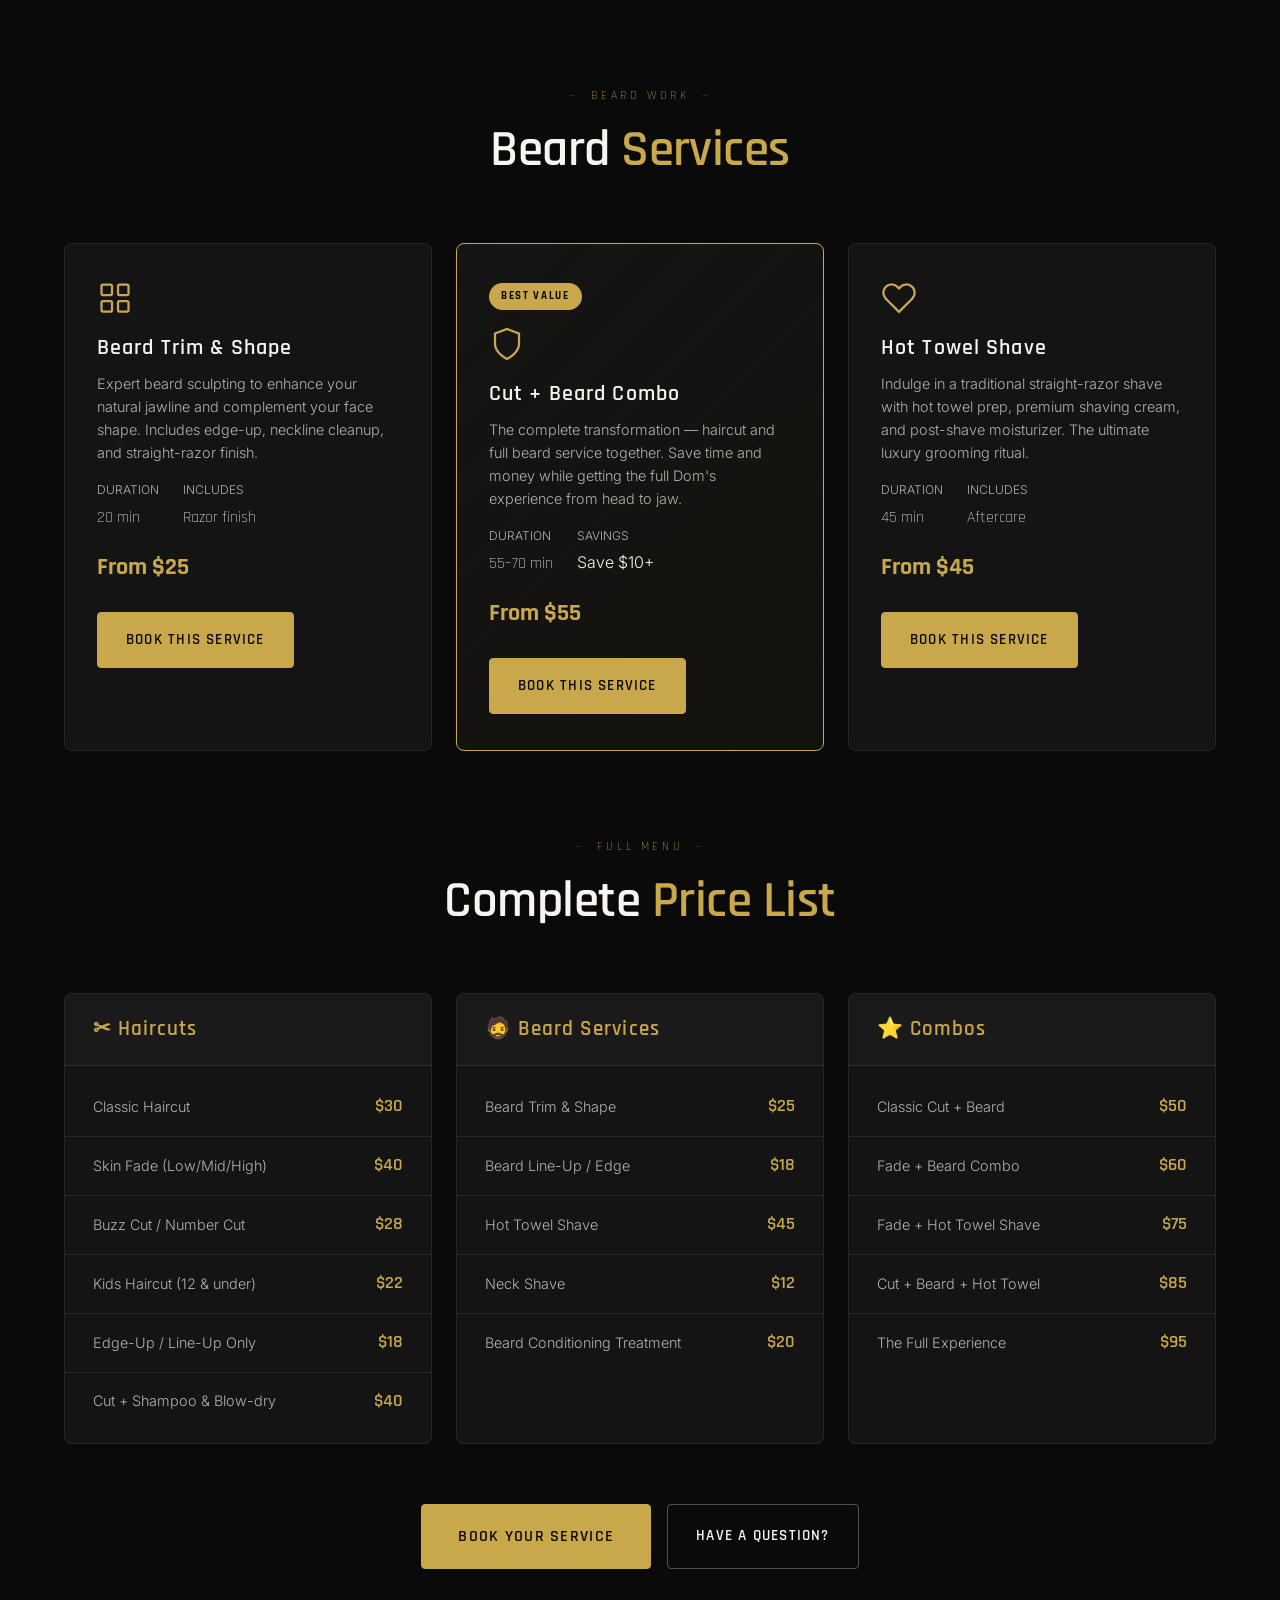
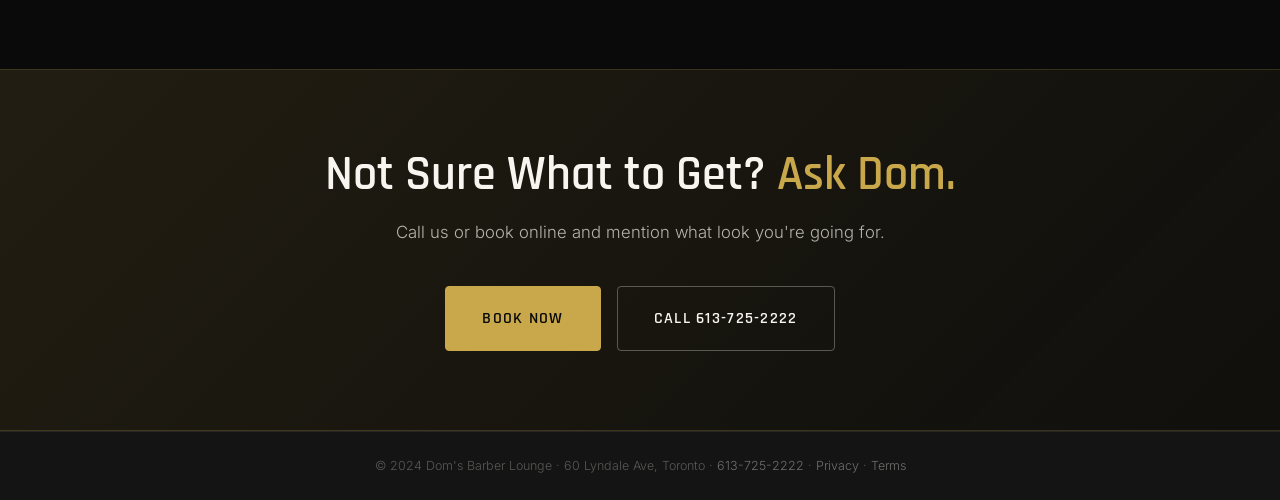
<file: pages/services.html>
<!DOCTYPE html>
<html lang="en">
<head>
  <meta charset="UTF-8" />
  <meta name="viewport" content="width=device-width, initial-scale=1.0" />
  <title>Services & Pricing | Dom's Barber Lounge Toronto</title>
  <meta name="description" content="Full menu of services at Dom's Barber Lounge Toronto. Haircuts from $30, skin fades from $40, beard trims from $25, hot towel shaves from $45. Book online." />
  <link rel="canonical" href="https://domsbarberlounge.ca/pages/services.html" />
  <link rel="preconnect" href="https://fonts.googleapis.com" />
  <link href="https://fonts.googleapis.com/css2?family=Cormorant+Garamond:wght@300;400;600&family=Rajdhani:wght@300;400;500;600;700&family=Inter:wght@300;400;500&display=swap" rel="stylesheet" />
  <link rel="stylesheet" href="../css/style.css" />
  <script type="application/ld+json">
  {"@context":"https://schema.org","@type":"Service","provider":{"@type":"BarberShop","name":"Dom's Barber Lounge","address":{"@type":"PostalAddress","streetAddress":"60 Lyndale Ave","addressLocality":"Toronto","addressRegion":"ON","addressCountry":"CA"}},"hasOfferCatalog":{"@type":"OfferCatalog","name":"Barber Services","itemListElement":[{"@type":"Offer","itemOffered":{"@type":"Service","name":"Classic Haircut"},"price":"30","priceCurrency":"CAD"},{"@type":"Offer","itemOffered":{"@type":"Service","name":"Skin Fade"},"price":"40","priceCurrency":"CAD"},{"@type":"Offer","itemOffered":{"@type":"Service","name":"Beard Trim"},"price":"25","priceCurrency":"CAD"}]}}
  </script>
</head>
<body>

<nav class="navbar" id="navbar">
  <div class="nav-container">
    <a href="../index.html" class="logo">
      <span class="logo-icon">✦</span>
      <div class="logo-text"><span class="logo-main">DOM'S</span><span class="logo-sub">BARBER LOUNGE</span></div>
    </a>
    <ul class="nav-links">
      <li><a href="../index.html" class="nav-link">Home</a></li>
      <li><a href="about.html" class="nav-link">About</a></li>
      <li><a href="services.html" class="nav-link active">Services</a></li>
      <li><a href="gallery.html" class="nav-link">Gallery</a></li>
      <li><a href="reviews.html" class="nav-link">Reviews</a></li>
      <li><a href="contact.html" class="nav-link">Contact</a></li>
    </ul>
    <div class="nav-cta">
      <a href="tel:6137252222" class="btn-call">613-725-2222</a>
      <a href="book.html" class="btn-gold">Book Now</a>
    </div>
    <button class="hamburger" id="hamburger" aria-label="Toggle menu" aria-expanded="false"><span></span><span></span><span></span></button>
  </div>
</nav>
<div class="mobile-menu" id="mobileMenu">
  <ul>
    <li><a href="../index.html">Home</a></li>
    <li><a href="about.html">About</a></li>
    <li><a href="services.html">Services</a></li>
    <li><a href="gallery.html">Gallery</a></li>
    <li><a href="reviews.html">Reviews</a></li>
    <li><a href="contact.html">Contact</a></li>
    <li><a href="book.html" class="btn-gold" style="display:inline-block;margin-top:1rem;">Book Now</a></li>
  </ul>
</div>

<section class="page-hero dark-section">
  <div class="container">
    <nav class="breadcrumb" aria-label="Breadcrumb"><a href="../index.html">Home</a><span>›</span><span>Services & Pricing</span></nav>
    <h1 class="section-title">Services &amp; <span class="gold">Pricing</span></h1>
    <p>Every service crafted with precision. Every client leaving at their best.</p>
  </div>
</section>

<!-- SERVICES DETAIL -->
<section class="section">
  <div class="container">

    <!-- HAIRCUT SERVICES -->
    <div class="section-header">
      <span class="section-label">HAIRCUTS</span>
      <h2 class="section-title">Hair <span class="gold">Services</span></h2>
    </div>

    <div class="services-grid" style="margin-bottom:80px;">
      <div class="service-card" data-aos="fade-up">
        <div class="service-icon">
          <svg width="36" height="36" viewBox="0 0 24 24" fill="none" stroke="var(--gold)" stroke-width="1.5"><circle cx="12" cy="12" r="10"/><path d="M8 12s0-4 4-4 4 4 4 4"/><path d="M12 12v4"/></svg>
        </div>
        <h3>Classic Haircut</h3>
        <p>Scissors and clipper precision cut tailored to your face shape, lifestyle, and hair texture. Includes consultation, wash, cut, and styling.</p>
        <div style="display:flex;gap:24px;margin:16px 0;">
          <div><span style="font-size:0.75rem;color:var(--white-dim);display:block;margin-bottom:2px;">DURATION</span><span style="font-family:var(--font-heading);color:var(--white);">30–40 min</span></div>
          <div><span style="font-size:0.75rem;color:var(--white-dim);display:block;margin-bottom:2px;">BEST FOR</span><span style="font-family:var(--font-heading);color:var(--white);">All hair types</span></div>
        </div>
        <span class="price">From $30</span>
        <a href="book.html" class="btn-gold" style="margin-top:8px;">Book This Service</a>
      </div>

      <div class="service-card featured" data-aos="fade-up" data-aos-delay="100">
        <div class="service-badge">Most Popular</div>
        <div class="service-icon">
          <svg width="36" height="36" viewBox="0 0 24 24" fill="none" stroke="var(--gold)" stroke-width="1.5"><path d="M12 2L2 7l10 5 10-5-10-5z"/><path d="M2 17l10 5 10-5"/><path d="M2 12l10 5 10-5"/></svg>
        </div>
        <h3>Skin Fade</h3>
        <p>Dom's signature service — a flawlessly blended gradient from zero at the sides to your desired length on top. The gold standard of modern barbering.</p>
        <div style="display:flex;gap:24px;margin:16px 0;">
          <div><span style="font-size:0.75rem;color:var(--white-dim);display:block;margin-bottom:2px;">DURATION</span><span style="font-family:var(--font-heading);color:var(--white);">35–45 min</span></div>
          <div><span style="font-size:0.75rem;color:var(--white-dim);display:block;margin-bottom:2px;">VARIETY</span><span style="font-family:var(--font-heading);color:var(--white);">Low / Mid / High</span></div>
        </div>
        <span class="price">From $40</span>
        <a href="book.html" class="btn-gold" style="margin-top:8px;">Book This Service</a>
      </div>

      <div class="service-card" data-aos="fade-up" data-aos-delay="200">
        <div class="service-icon">
          <svg width="36" height="36" viewBox="0 0 24 24" fill="none" stroke="var(--gold)" stroke-width="1.5"><path d="M12 2C8 2 4 6 4 10c0 2 1 4 3 5l1 7h8l1-7c2-1 3-3 3-5 0-4-4-8-8-8z"/></svg>
        </div>
        <h3>Buzz Cut / Number Cut</h3>
        <p>Clean, uniform clipper cut at your desired guard length. Crisp, sharp lines and a fresh edge-up included.</p>
        <div style="display:flex;gap:24px;margin:16px 0;">
          <div><span style="font-size:0.75rem;color:var(--white-dim);display:block;margin-bottom:2px;">DURATION</span><span style="font-family:var(--font-heading);color:var(--white);">20–30 min</span></div>
          <div><span style="font-size:0.75rem;color:var(--white-dim);display:block;margin-bottom:2px;">INCLUDES</span><span style="font-family:var(--font-heading);color:var(--white);">Edge-up</span></div>
        </div>
        <span class="price">From $28</span>
        <a href="book.html" class="btn-gold" style="margin-top:8px;">Book This Service</a>
      </div>

      <div class="service-card" data-aos="fade-up" data-aos-delay="300">
        <div class="service-icon">
          <svg width="36" height="36" viewBox="0 0 24 24" fill="none" stroke="var(--gold)" stroke-width="1.5"><path d="M20 21v-2a4 4 0 0 0-4-4H8a4 4 0 0 0-4 4v2"/><circle cx="12" cy="7" r="4"/></svg>
        </div>
        <h3>Kids Haircut</h3>
        <p>Patient, fun, expert cuts for young gentlemen ages 12 and under. All hair types welcome. We know how to make kids feel at ease.</p>
        <div style="display:flex;gap:24px;margin:16px 0;">
          <div><span style="font-size:0.75rem;color:var(--white-dim);display:block;margin-bottom:2px;">AGES</span><span style="font-family:var(--font-heading);color:var(--white);">12 &amp; under</span></div>
          <div><span style="font-size:0.75rem;color:var(--white-dim);display:block;margin-bottom:2px;">DURATION</span><span style="font-family:var(--font-heading);color:var(--white);">25 min</span></div>
        </div>
        <span class="price">From $22</span>
        <a href="book.html" class="btn-gold" style="margin-top:8px;">Book This Service</a>
      </div>
    </div>

    <!-- BEARD SERVICES -->
    <div class="section-header">
      <span class="section-label">BEARD WORK</span>
      <h2 class="section-title">Beard <span class="gold">Services</span></h2>
    </div>

    <div class="services-grid" style="margin-bottom:80px;">
      <div class="service-card" data-aos="fade-up">
        <div class="service-icon">
          <svg width="36" height="36" viewBox="0 0 24 24" fill="none" stroke="var(--gold)" stroke-width="1.5"><rect x="3" y="3" width="7" height="7" rx="1"/><rect x="14" y="3" width="7" height="7" rx="1"/><rect x="14" y="14" width="7" height="7" rx="1"/><rect x="3" y="14" width="7" height="7" rx="1"/></svg>
        </div>
        <h3>Beard Trim &amp; Shape</h3>
        <p>Expert beard sculpting to enhance your natural jawline and complement your face shape. Includes edge-up, neckline cleanup, and straight-razor finish.</p>
        <div style="display:flex;gap:24px;margin:16px 0;">
          <div><span style="font-size:0.75rem;color:var(--white-dim);display:block;margin-bottom:2px;">DURATION</span><span style="font-family:var(--font-heading);color:var(--white);">20 min</span></div>
          <div><span style="font-size:0.75rem;color:var(--white-dim);display:block;margin-bottom:2px;">INCLUDES</span><span style="font-family:var(--font-heading);color:var(--white);">Razor finish</span></div>
        </div>
        <span class="price">From $25</span>
        <a href="book.html" class="btn-gold" style="margin-top:8px;">Book This Service</a>
      </div>

      <div class="service-card featured" data-aos="fade-up" data-aos-delay="100">
        <div class="service-badge">Best Value</div>
        <div class="service-icon">
          <svg width="36" height="36" viewBox="0 0 24 24" fill="none" stroke="var(--gold)" stroke-width="1.5"><path d="M12 22s8-4 8-10V5l-8-3-8 3v7c0 6 8 10 8 10z"/></svg>
        </div>
        <h3>Cut + Beard Combo</h3>
        <p>The complete transformation — haircut and full beard service together. Save time and money while getting the full Dom's experience from head to jaw.</p>
        <div style="display:flex;gap:24px;margin:16px 0;">
          <div><span style="font-size:0.75rem;color:var(--white-dim);display:block;margin-bottom:2px;">DURATION</span><span style="font-family:var(--font-heading);color:var(--white);">55–70 min</span></div>
          <div><span style="font-size:0.75rem;color:var(--white-dim);display:block;margin-bottom:2px;">SAVINGS</span><span style="font-family:var(--gold);">Save $10+</span></div>
        </div>
        <span class="price">From $55</span>
        <a href="book.html" class="btn-gold" style="margin-top:8px;">Book This Service</a>
      </div>

      <div class="service-card" data-aos="fade-up" data-aos-delay="200">
        <div class="service-icon">
          <svg width="36" height="36" viewBox="0 0 24 24" fill="none" stroke="var(--gold)" stroke-width="1.5"><path d="M20.84 4.61a5.5 5.5 0 0 0-7.78 0L12 5.67l-1.06-1.06a5.5 5.5 0 0 0-7.78 7.78l1.06 1.06L12 21.23l7.78-7.78 1.06-1.06a5.5 5.5 0 0 0 0-7.78z"/></svg>
        </div>
        <h3>Hot Towel Shave</h3>
        <p>Indulge in a traditional straight-razor shave with hot towel prep, premium shaving cream, and post-shave moisturizer. The ultimate luxury grooming ritual.</p>
        <div style="display:flex;gap:24px;margin:16px 0;">
          <div><span style="font-size:0.75rem;color:var(--white-dim);display:block;margin-bottom:2px;">DURATION</span><span style="font-family:var(--font-heading);color:var(--white);">45 min</span></div>
          <div><span style="font-size:0.75rem;color:var(--white-dim);display:block;margin-bottom:2px;">INCLUDES</span><span style="font-family:var(--font-heading);color:var(--white);">Aftercare</span></div>
        </div>
        <span class="price">From $45</span>
        <a href="book.html" class="btn-gold" style="margin-top:8px;">Book This Service</a>
      </div>
    </div>

    <!-- PRICING TABLE -->
    <div class="section-header">
      <span class="section-label">FULL MENU</span>
      <h2 class="section-title">Complete <span class="gold">Price List</span></h2>
    </div>

    <div class="pricing-grid">
      <div class="pricing-table">
        <div class="pricing-table-header"><h3>✂ Haircuts</h3></div>
        <div class="pricing-table-body">
          <div class="pricing-row"><span>Classic Haircut</span><span>$30</span></div>
          <div class="pricing-row"><span>Skin Fade (Low/Mid/High)</span><span>$40</span></div>
          <div class="pricing-row"><span>Buzz Cut / Number Cut</span><span>$28</span></div>
          <div class="pricing-row"><span>Kids Haircut (12 &amp; under)</span><span>$22</span></div>
          <div class="pricing-row"><span>Edge-Up / Line-Up Only</span><span>$18</span></div>
          <div class="pricing-row"><span>Cut + Shampoo &amp; Blow-dry</span><span>$40</span></div>
        </div>
      </div>
      <div class="pricing-table">
        <div class="pricing-table-header"><h3>🧔 Beard Services</h3></div>
        <div class="pricing-table-body">
          <div class="pricing-row"><span>Beard Trim &amp; Shape</span><span>$25</span></div>
          <div class="pricing-row"><span>Beard Line-Up / Edge</span><span>$18</span></div>
          <div class="pricing-row"><span>Hot Towel Shave</span><span>$45</span></div>
          <div class="pricing-row"><span>Neck Shave</span><span>$12</span></div>
          <div class="pricing-row"><span>Beard Conditioning Treatment</span><span>$20</span></div>
        </div>
      </div>
      <div class="pricing-table">
        <div class="pricing-table-header"><h3>⭐ Combos</h3></div>
        <div class="pricing-table-body">
          <div class="pricing-row"><span>Classic Cut + Beard</span><span>$50</span></div>
          <div class="pricing-row"><span>Fade + Beard Combo</span><span>$60</span></div>
          <div class="pricing-row"><span>Fade + Hot Towel Shave</span><span>$75</span></div>
          <div class="pricing-row"><span>Cut + Beard + Hot Towel</span><span>$85</span></div>
          <div class="pricing-row"><span>The Full Experience</span><span>$95</span></div>
        </div>
      </div>
    </div>

    <div class="section-cta" style="margin-top:60px;">
      <a href="book.html" class="btn-gold btn-lg">Book Your Service</a>
      <a href="contact.html" class="btn-outline">Have a Question?</a>
    </div>
  </div>
</section>

<!-- BOOKING BANNER -->
<section class="booking-banner">
  <div class="banner-bg"></div>
  <div class="container">
    <div class="banner-content">
      <h2>Not Sure What to Get? <span class="gold">Ask Dom.</span></h2>
      <p>Call us or book online and mention what look you're going for.</p>
      <div class="banner-btns">
        <a href="book.html" class="btn-gold btn-lg">Book Now</a>
        <a href="tel:6137252222" class="btn-outline btn-lg">Call 613-725-2222</a>
      </div>
    </div>
  </div>
</section>

<footer class="footer">
  <div class="footer-bottom">
    <div class="container">
      <p>© 2024 Dom's Barber Lounge · 60 Lyndale Ave, Toronto · <a href="tel:6137252222">613-725-2222</a> · <a href="privacy-policy.html">Privacy</a> · <a href="terms.html">Terms</a></p>
    </div>
  </div>
</footer>

<div class="sticky-book">
  <a href="tel:6137252222" class="sticky-call"><svg width="20" height="20" viewBox="0 0 24 24" fill="currentColor"><path d="M6.6 10.8c1.4 2.8 3.8 5.1 6.6 6.6l2.2-2.2c.3-.3.7-.4 1-.2 1.1.4 2.3.6 3.6.6.6 0 1 .4 1 1V20c0 .6-.4 1-1 1-9.4 0-17-7.6-17-17 0-.6.4-1 1-1h3.5c.6 0 1 .4 1 1 0 1.3.2 2.5.6 3.6.1.3 0 .7-.2 1L6.6 10.8z"/></svg></a>
  <a href="book.html" class="sticky-book-btn"><svg width="18" height="18" viewBox="0 0 24 24" fill="currentColor"><path d="M19 4h-1V2h-2v2H8V2H6v2H5C3.9 4 3 4.9 3 6v14c0 1.1.9 2 2 2h14c1.1 0 2-.9 2-2V6c0-1.1-.9-2-2-2zm0 16H5V9h14v11z"/></svg>Book Now</a>
</div>
<script src="../js/main.js"></script>
</body>
</html>
</file>
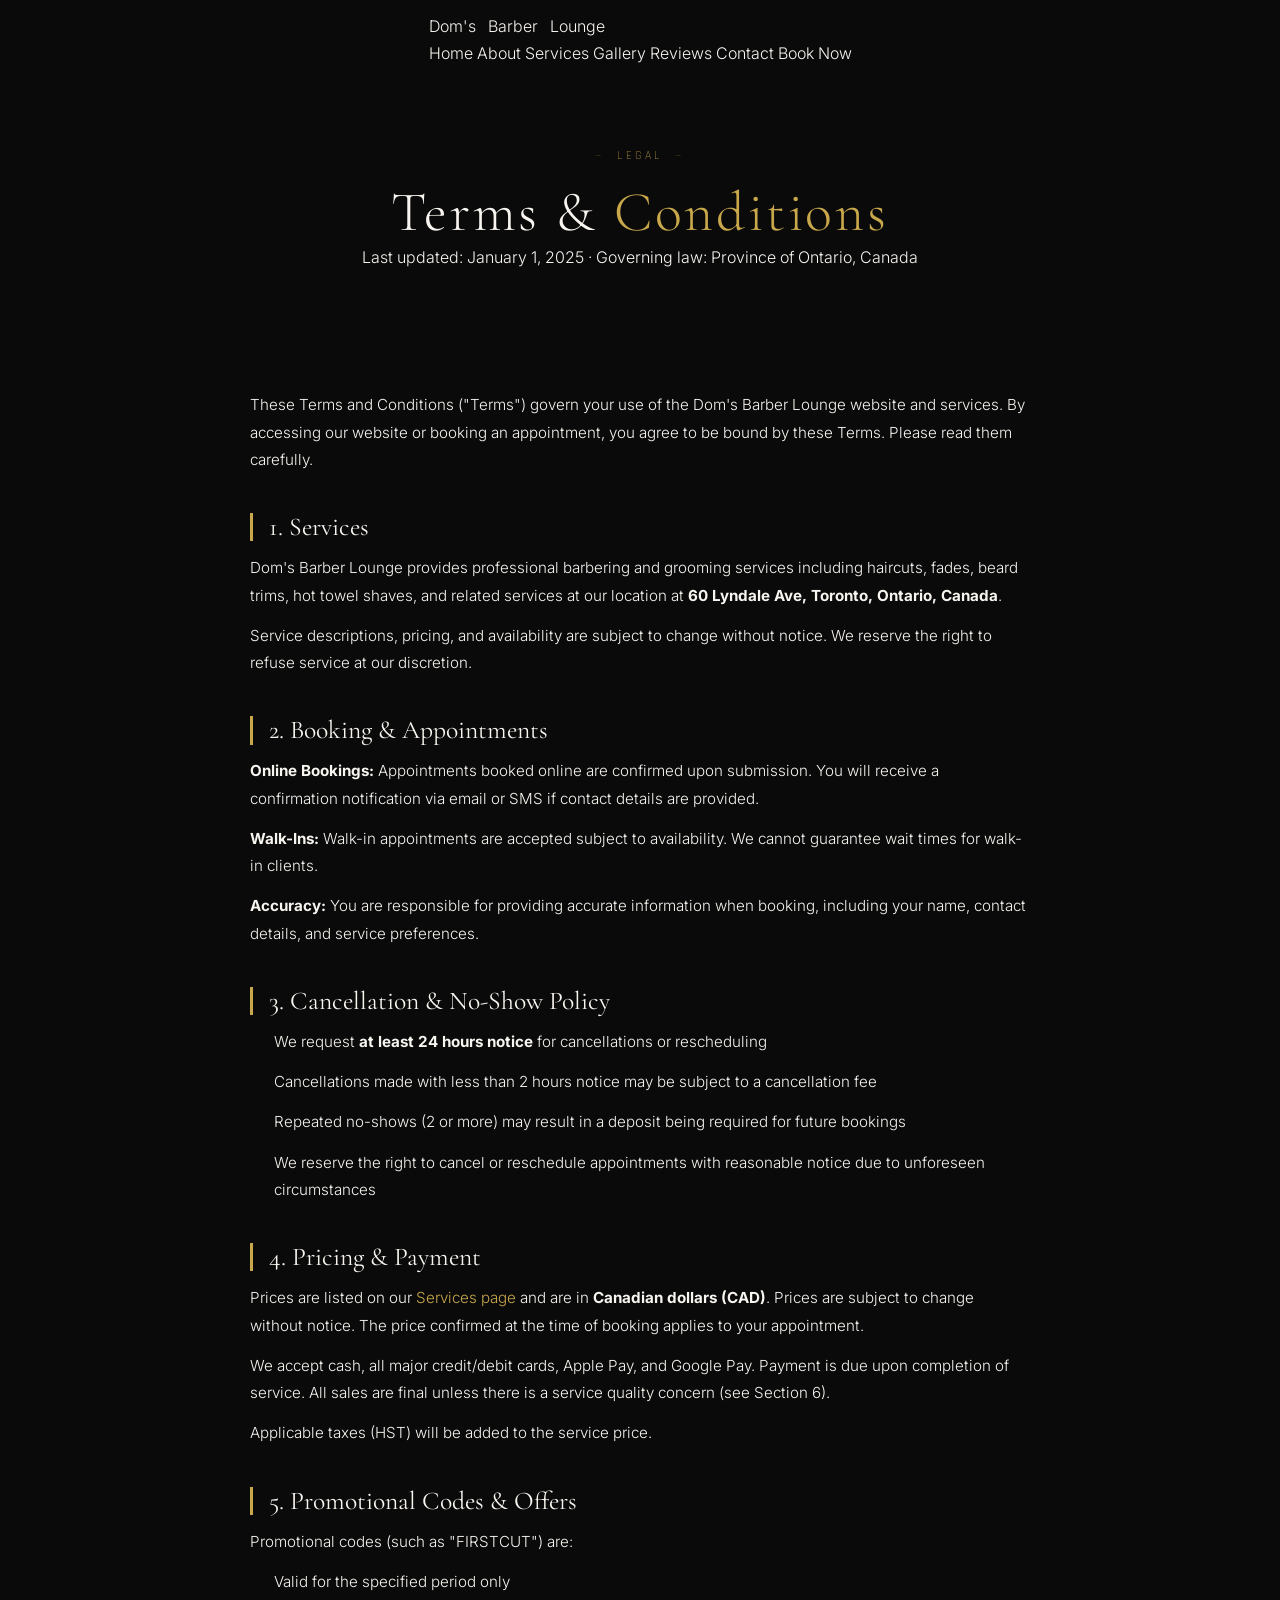
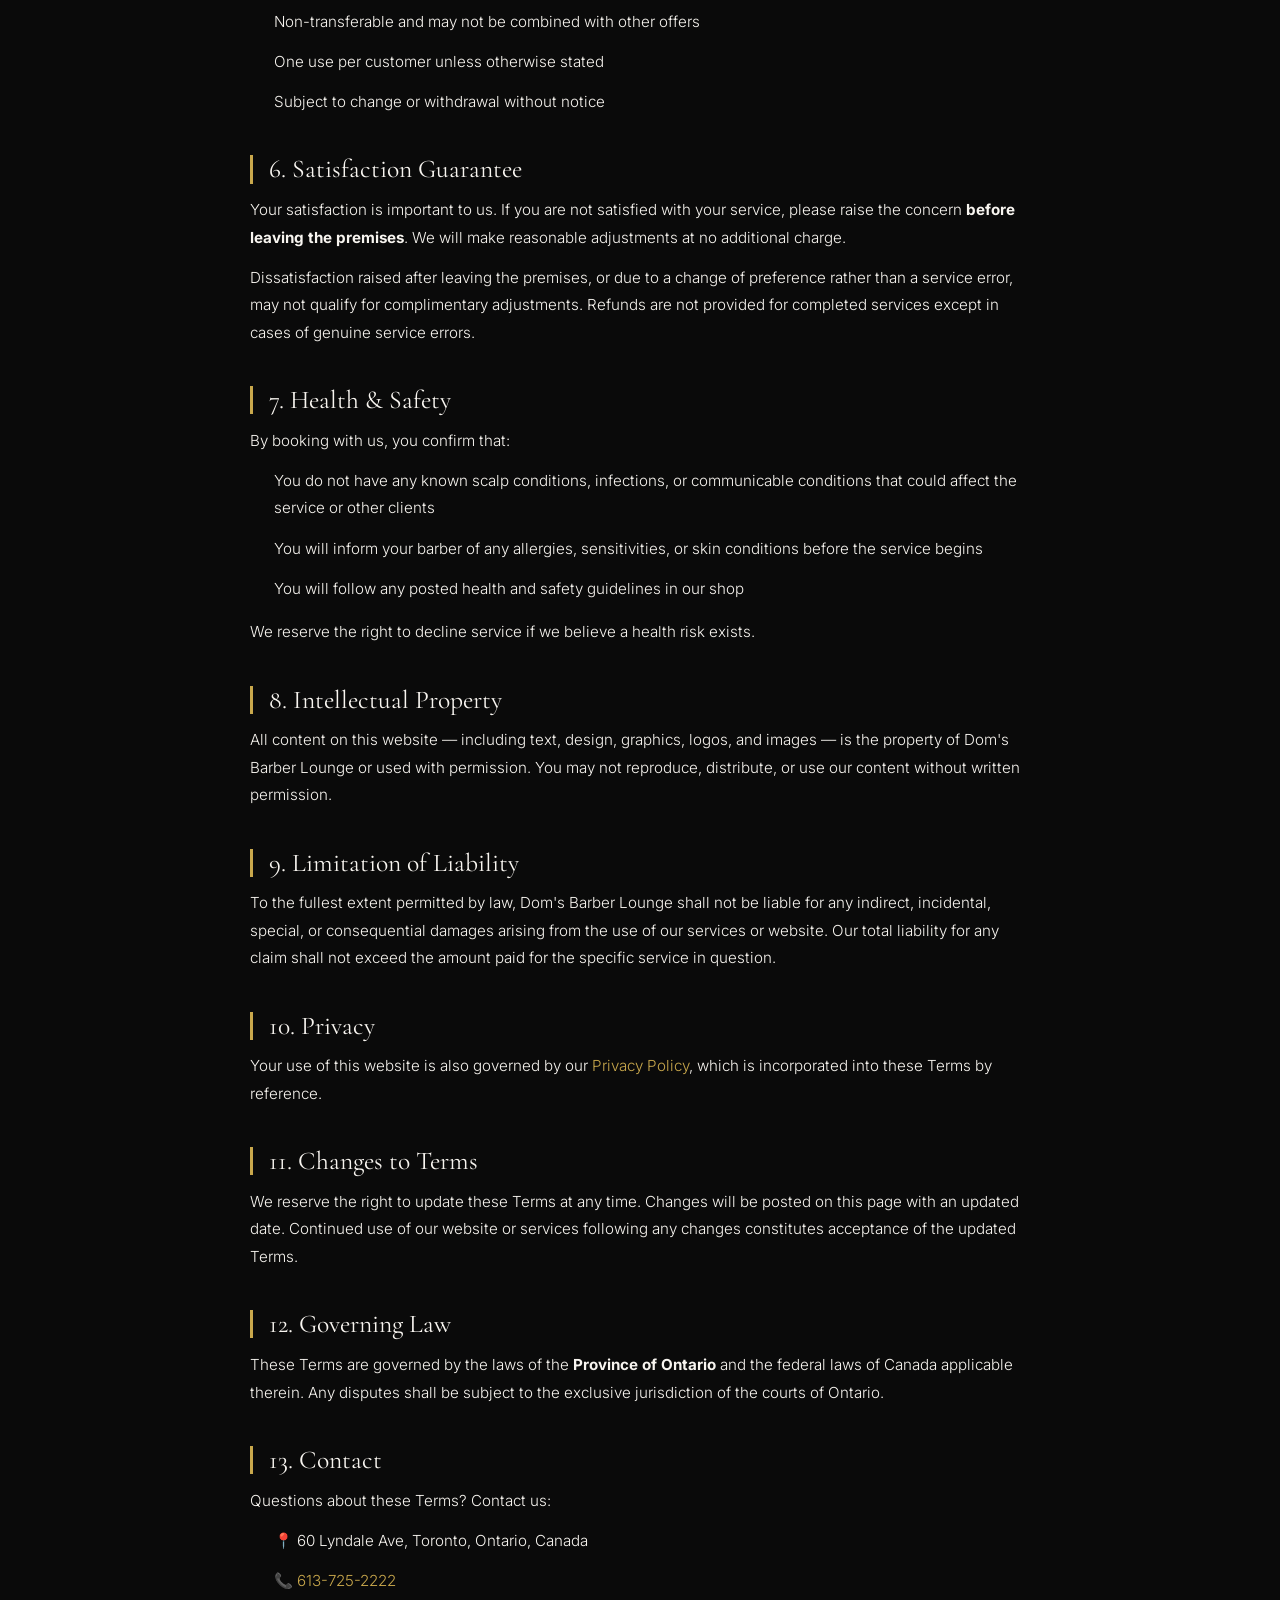
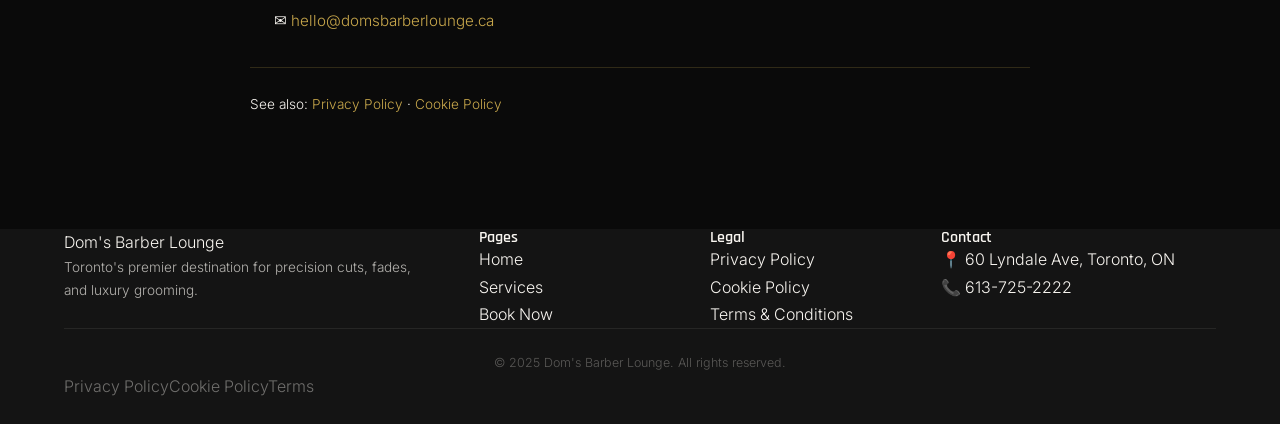
<file: pages/terms.html>
<!DOCTYPE html>
<html lang="en">
<head>
<meta charset="UTF-8">
<meta name="viewport" content="width=device-width, initial-scale=1.0">
<title>Terms & Conditions – Dom's Barber Lounge Toronto</title>
<meta name="description" content="Terms and Conditions for Dom's Barber Lounge — booking policies, payment terms, and your rights as a client.">
<link rel="canonical" href="https://domsbarberlounge.ca/pages/terms.html">
<link rel="preconnect" href="https://fonts.googleapis.com">
<link rel="preconnect" href="https://fonts.gstatic.com" crossorigin>
<link href="https://fonts.googleapis.com/css2?family=Cormorant+Garamond:wght@300;400;500;600;700&family=Rajdhani:wght@300;400;500;600;700&family=Inter:wght@300;400;500;600&display=swap" rel="stylesheet">
<link rel="stylesheet" href="../css/style.css">
<style>
.legal-hero{padding:140px 0 60px;background:var(--black);text-align:center}
.legal-hero h1{font-family:var(--font-display);font-size:clamp(2rem,5vw,3.5rem);color:var(--white);font-weight:300;letter-spacing:.05em}
.legal-hero h1 span{color:var(--gold)}
.legal-content{max-width:780px;margin:0 auto;padding:60px 0 100px}
.legal-content h2{font-family:var(--font-display);font-size:1.6rem;color:var(--white);font-weight:400;margin:2.5rem 0 .8rem;border-left:3px solid var(--gold);padding-left:1rem}
.legal-content p,.legal-content li{color:var(--text-muted);line-height:1.8;font-size:.95rem;margin-bottom:.8rem}
.legal-content ul{padding-left:1.5rem;margin-bottom:1rem}
.legal-content a{color:var(--gold)}
.legal-content strong{color:var(--white)}
</style>
</head>
<body>
<nav class="navbar" id="navbar">
  <div class="container">
    <a href="../index.html" class="logo">Dom's <span>Barber</span> Lounge</a>
    <button class="hamburger" id="hamburger" aria-label="Menu"><span></span><span></span><span></span></button>
    <ul class="nav-links" id="navLinks">
      <li><a href="../index.html">Home</a></li>
      <li><a href="about.html">About</a></li>
      <li><a href="services.html">Services</a></li>
      <li><a href="gallery.html">Gallery</a></li>
      <li><a href="reviews.html">Reviews</a></li>
      <li><a href="contact.html">Contact</a></li>
      <li><a href="book.html" class="btn-nav">Book Now</a></li>
    </ul>
  </div>
</nav>

<section class="legal-hero">
  <div class="container">
    <p class="section-label">Legal</p>
    <h1>Terms & <span>Conditions</span></h1>
    <p>Last updated: January 1, 2025 · Governing law: Province of Ontario, Canada</p>
  </div>
</section>

<section style="background:var(--black)">
  <div class="container">
    <div class="legal-content">
      <p>These Terms and Conditions ("Terms") govern your use of the Dom's Barber Lounge website and services. By accessing our website or booking an appointment, you agree to be bound by these Terms. Please read them carefully.</p>

      <h2>1. Services</h2>
      <p>Dom's Barber Lounge provides professional barbering and grooming services including haircuts, fades, beard trims, hot towel shaves, and related services at our location at <strong>60 Lyndale Ave, Toronto, Ontario, Canada</strong>.</p>
      <p>Service descriptions, pricing, and availability are subject to change without notice. We reserve the right to refuse service at our discretion.</p>

      <h2>2. Booking & Appointments</h2>
      <p><strong>Online Bookings:</strong> Appointments booked online are confirmed upon submission. You will receive a confirmation notification via email or SMS if contact details are provided.</p>
      <p><strong>Walk-Ins:</strong> Walk-in appointments are accepted subject to availability. We cannot guarantee wait times for walk-in clients.</p>
      <p><strong>Accuracy:</strong> You are responsible for providing accurate information when booking, including your name, contact details, and service preferences.</p>

      <h2>3. Cancellation & No-Show Policy</h2>
      <ul>
        <li>We request <strong>at least 24 hours notice</strong> for cancellations or rescheduling</li>
        <li>Cancellations made with less than 2 hours notice may be subject to a cancellation fee</li>
        <li>Repeated no-shows (2 or more) may result in a deposit being required for future bookings</li>
        <li>We reserve the right to cancel or reschedule appointments with reasonable notice due to unforeseen circumstances</li>
      </ul>

      <h2>4. Pricing & Payment</h2>
      <p>Prices are listed on our <a href="services.html">Services page</a> and are in <strong>Canadian dollars (CAD)</strong>. Prices are subject to change without notice. The price confirmed at the time of booking applies to your appointment.</p>
      <p>We accept cash, all major credit/debit cards, Apple Pay, and Google Pay. Payment is due upon completion of service. All sales are final unless there is a service quality concern (see Section 6).</p>
      <p>Applicable taxes (HST) will be added to the service price.</p>

      <h2>5. Promotional Codes & Offers</h2>
      <p>Promotional codes (such as "FIRSTCUT") are:</p>
      <ul>
        <li>Valid for the specified period only</li>
        <li>Non-transferable and may not be combined with other offers</li>
        <li>One use per customer unless otherwise stated</li>
        <li>Subject to change or withdrawal without notice</li>
      </ul>

      <h2>6. Satisfaction Guarantee</h2>
      <p>Your satisfaction is important to us. If you are not satisfied with your service, please raise the concern <strong>before leaving the premises</strong>. We will make reasonable adjustments at no additional charge.</p>
      <p>Dissatisfaction raised after leaving the premises, or due to a change of preference rather than a service error, may not qualify for complimentary adjustments. Refunds are not provided for completed services except in cases of genuine service errors.</p>

      <h2>7. Health & Safety</h2>
      <p>By booking with us, you confirm that:</p>
      <ul>
        <li>You do not have any known scalp conditions, infections, or communicable conditions that could affect the service or other clients</li>
        <li>You will inform your barber of any allergies, sensitivities, or skin conditions before the service begins</li>
        <li>You will follow any posted health and safety guidelines in our shop</li>
      </ul>
      <p>We reserve the right to decline service if we believe a health risk exists.</p>

      <h2>8. Intellectual Property</h2>
      <p>All content on this website — including text, design, graphics, logos, and images — is the property of Dom's Barber Lounge or used with permission. You may not reproduce, distribute, or use our content without written permission.</p>

      <h2>9. Limitation of Liability</h2>
      <p>To the fullest extent permitted by law, Dom's Barber Lounge shall not be liable for any indirect, incidental, special, or consequential damages arising from the use of our services or website. Our total liability for any claim shall not exceed the amount paid for the specific service in question.</p>

      <h2>10. Privacy</h2>
      <p>Your use of this website is also governed by our <a href="privacy-policy.html">Privacy Policy</a>, which is incorporated into these Terms by reference.</p>

      <h2>11. Changes to Terms</h2>
      <p>We reserve the right to update these Terms at any time. Changes will be posted on this page with an updated date. Continued use of our website or services following any changes constitutes acceptance of the updated Terms.</p>

      <h2>12. Governing Law</h2>
      <p>These Terms are governed by the laws of the <strong>Province of Ontario</strong> and the federal laws of Canada applicable therein. Any disputes shall be subject to the exclusive jurisdiction of the courts of Ontario.</p>

      <h2>13. Contact</h2>
      <p>Questions about these Terms? Contact us:</p>
      <ul>
        <li>📍 60 Lyndale Ave, Toronto, Ontario, Canada</li>
        <li>📞 <a href="tel:6137252222">613-725-2222</a></li>
        <li>✉ <a href="mailto:hello@domsbarberlounge.ca">hello@domsbarberlounge.ca</a></li>
      </ul>
      <p style="margin-top:2rem;padding-top:1.5rem;border-top:1px solid var(--border);font-size:.85rem">See also: <a href="privacy-policy.html">Privacy Policy</a> · <a href="cookie-policy.html">Cookie Policy</a></p>
    </div>
  </div>
</section>

<footer class="footer">
  <div class="container">
    <div class="footer-grid">
      <div class="footer-brand"><div class="footer-logo">Dom's <span>Barber</span> Lounge</div><p>Toronto's premier destination for precision cuts, fades, and luxury grooming.</p></div>
      <div class="footer-links"><h4>Pages</h4><ul><li><a href="../index.html">Home</a></li><li><a href="services.html">Services</a></li><li><a href="book.html">Book Now</a></li></ul></div>
      <div class="footer-links"><h4>Legal</h4><ul><li><a href="privacy-policy.html">Privacy Policy</a></li><li><a href="cookie-policy.html">Cookie Policy</a></li><li><a href="terms.html">Terms & Conditions</a></li></ul></div>
      <div class="footer-contact"><h4>Contact</h4><p>📍 60 Lyndale Ave, Toronto, ON</p><p>📞 <a href="tel:6137252222">613-725-2222</a></p></div>
    </div>
    <div class="footer-bottom"><p>&copy; 2025 Dom's Barber Lounge. All rights reserved.</p><div class="footer-legal"><a href="privacy-policy.html">Privacy Policy</a><a href="cookie-policy.html">Cookie Policy</a><a href="terms.html">Terms</a></div></div>
  </div>
</footer>
<script src="../js/main.js"></script>
</body>
</html>
</file>
<file: css/style.css>
/* ========================================
   DOM'S BARBER LOUNGE — PREMIUM CSS
   Version 1.0 | domsbarberlounge.ca
   ======================================== */

/* ── CSS VARIABLES ── */
:root {
  --black: #0a0a0a;
  --charcoal: #141414;
  --dark: #1a1a1a;
  --dark-2: #222222;
  --dark-3: #2a2a2a;
  --white: #f8f5f0;
  --white-dim: rgba(248,245,240,0.7);
  --gold: #c9a84c;
  --gold-light: #e6c872;
  --gold-dim: rgba(201,168,76,0.3);
  --gold-bg: rgba(201,168,76,0.08);
  --border: rgba(201,168,76,0.2);
  --border-subtle: rgba(248,245,240,0.08);
  --shadow: 0 20px 60px rgba(0,0,0,0.5);
  --shadow-gold: 0 0 40px rgba(201,168,76,0.15);
  --radius: 4px;
  --radius-lg: 8px;
  --font-display: 'Cormorant Garamond', Georgia, serif;
  --font-heading: 'Rajdhani', 'Arial Narrow', sans-serif;
  --font-body: 'Inter', system-ui, sans-serif;
  --transition: all 0.3s cubic-bezier(0.4, 0, 0.2, 1);
  --nav-height: 80px;
}

/* ── RESET & BASE ── */
*, *::before, *::after { box-sizing: border-box; margin: 0; padding: 0; }

html {
  scroll-behavior: smooth;
  font-size: 16px;
  -webkit-text-size-adjust: 100%;
}

body {
  background: var(--black);
  color: var(--white);
  font-family: var(--font-body);
  font-weight: 300;
  line-height: 1.7;
  overflow-x: hidden;
}

img { max-width: 100%; height: auto; display: block; }
a { color: inherit; text-decoration: none; transition: var(--transition); }
a:hover { color: var(--gold); }
ul { list-style: none; }
button { cursor: pointer; font-family: inherit; border: none; background: none; }

/* Skip to content for accessibility */
.skip-link {
  position: absolute; top: -40px; left: 0; background: var(--gold);
  color: var(--black); padding: 8px 16px; z-index: 9999;
  transition: top 0.3s;
}
.skip-link:focus { top: 0; }

/* ── TYPOGRAPHY ── */
h1, h2, h3, h4 { font-family: var(--font-heading); font-weight: 600; line-height: 1.1; }
h1 { font-size: clamp(3rem, 8vw, 7rem); letter-spacing: -0.02em; }
h2 { font-size: clamp(2rem, 5vw, 3.5rem); }
h3 { font-size: clamp(1.2rem, 3vw, 1.8rem); }

.gold { color: var(--gold); }
.gold-link { color: var(--gold); }
.gold-link:hover { color: var(--gold-light); }

/* ── LAYOUT ── */
.container {
  max-width: 1200px;
  margin: 0 auto;
  padding: 0 24px;
}

.section {
  padding: 100px 0;
}

.dark-section {
  background: var(--charcoal);
}

/* ── BUTTONS ── */
.btn-gold {
  display: inline-flex;
  align-items: center;
  gap: 8px;
  background: var(--gold);
  color: var(--black);
  font-family: var(--font-heading);
  font-weight: 600;
  font-size: 0.95rem;
  letter-spacing: 0.08em;
  text-transform: uppercase;
  padding: 14px 28px;
  border-radius: var(--radius);
  transition: var(--transition);
  border: 1px solid var(--gold);
  cursor: pointer;
}
.btn-gold:hover {
  background: var(--gold-light);
  border-color: var(--gold-light);
  color: var(--black);
  transform: translateY(-2px);
  box-shadow: 0 8px 30px rgba(201,168,76,0.3);
}
.btn-gold.btn-lg { padding: 18px 36px; font-size: 1rem; }

.btn-outline {
  display: inline-flex;
  align-items: center;
  gap: 8px;
  background: transparent;
  color: var(--white);
  font-family: var(--font-heading);
  font-weight: 600;
  font-size: 0.95rem;
  letter-spacing: 0.08em;
  text-transform: uppercase;
  padding: 14px 28px;
  border-radius: var(--radius);
  border: 1px solid rgba(248,245,240,0.3);
  transition: var(--transition);
  cursor: pointer;
}
.btn-outline:hover {
  border-color: var(--gold);
  color: var(--gold);
  transform: translateY(-2px);
}
.btn-outline.btn-lg { padding: 18px 36px; font-size: 1rem; }

.btn-outline-sm {
  display: inline-flex;
  align-items: center;
  gap: 6px;
  background: transparent;
  color: var(--white-dim);
  font-family: var(--font-heading);
  font-size: 0.8rem;
  letter-spacing: 0.06em;
  text-transform: uppercase;
  padding: 8px 16px;
  border-radius: var(--radius);
  border: 1px solid var(--border-subtle);
  transition: var(--transition);
  cursor: pointer;
}
.btn-outline-sm:hover {
  border-color: var(--gold);
  color: var(--gold);
}

.btn-text {
  background: none;
  border: none;
  color: var(--white-dim);
  font-size: 0.85rem;
  cursor: pointer;
  margin-top: 12px;
  display: block;
  width: 100%;
  text-align: center;
  transition: color 0.2s;
}
.btn-text:hover { color: var(--white); }

/* ── SECTION HEADERS ── */
.section-header {
  text-align: center;
  margin-bottom: 64px;
}
.section-label {
  display: inline-block;
  font-family: var(--font-heading);
  font-size: 0.75rem;
  letter-spacing: 0.3em;
  text-transform: uppercase;
  color: var(--gold);
  margin-bottom: 16px;
  position: relative;
}
.section-label::before,
.section-label::after {
  content: '—';
  margin: 0 12px;
  opacity: 0.5;
}
.section-title {
  font-family: var(--font-heading);
  font-size: clamp(2rem, 4vw, 3.2rem);
  font-weight: 600;
  letter-spacing: -0.01em;
  margin-bottom: 16px;
}
.section-sub {
  color: var(--white-dim);
  font-size: 1.05rem;
  max-width: 500px;
  margin: 0 auto;
}
.section-cta {
  display: flex;
  justify-content: center;
  gap: 16px;
  margin-top: 48px;
  flex-wrap: wrap;
}

/* ── COOKIE BANNER ── */
.cookie-banner {
  position: fixed;
  bottom: 24px;
  left: 50%;
  transform: translateX(-50%);
  background: var(--dark-2);
  border: 1px solid var(--border);
  border-radius: var(--radius-lg);
  padding: 20px 28px;
  z-index: 10000;
  max-width: 600px;
  width: calc(100% - 48px);
  box-shadow: var(--shadow);
  backdrop-filter: blur(20px);
  animation: slideUp 0.4s ease;
}
.cookie-content {
  display: flex;
  align-items: center;
  gap: 20px;
  flex-wrap: wrap;
}
.cookie-content p { font-size: 0.88rem; color: var(--white-dim); flex: 1; min-width: 200px; }
.cookie-content a { color: var(--gold); }
.cookie-btns { display: flex; gap: 10px; align-items: center; }

/* ── NAVBAR ── */
.navbar {
  position: fixed;
  top: 0;
  left: 0;
  right: 0;
  z-index: 1000;
  height: var(--nav-height);
  display: flex;
  align-items: center;
  transition: var(--transition);
  background: transparent;
}
.navbar.scrolled {
  background: rgba(10,10,10,0.95);
  backdrop-filter: blur(20px);
  border-bottom: 1px solid var(--border);
  box-shadow: 0 4px 30px rgba(0,0,0,0.5);
}
.nav-container {
  max-width: 1200px;
  margin: 0 auto;
  padding: 0 24px;
  display: flex;
  align-items: center;
  gap: 32px;
  width: 100%;
}
.logo {
  display: flex;
  align-items: center;
  gap: 12px;
  text-decoration: none;
  flex-shrink: 0;
}
.logo-icon {
  color: var(--gold);
  font-size: 1.2rem;
  line-height: 1;
}
.logo-text {
  display: flex;
  flex-direction: column;
  line-height: 1;
}
.logo-main {
  font-family: var(--font-heading);
  font-size: 1.3rem;
  font-weight: 700;
  letter-spacing: 0.2em;
  color: var(--white);
}
.logo-sub {
  font-family: var(--font-heading);
  font-size: 0.55rem;
  letter-spacing: 0.35em;
  color: var(--gold);
  margin-top: 2px;
}
.nav-links {
  display: flex;
  align-items: center;
  gap: 4px;
  flex: 1;
  justify-content: center;
}
.nav-link {
  font-family: var(--font-heading);
  font-size: 0.82rem;
  letter-spacing: 0.15em;
  text-transform: uppercase;
  color: var(--white-dim);
  padding: 8px 12px;
  border-radius: var(--radius);
  transition: var(--transition);
  position: relative;
}
.nav-link::after {
  content: '';
  position: absolute;
  bottom: 4px; left: 12px; right: 12px;
  height: 1px;
  background: var(--gold);
  transform: scaleX(0);
  transition: transform 0.3s ease;
}
.nav-link:hover, .nav-link.active {
  color: var(--white);
}
.nav-link:hover::after, .nav-link.active::after {
  transform: scaleX(1);
}
.nav-cta {
  display: flex;
  align-items: center;
  gap: 12px;
  flex-shrink: 0;
}
.btn-call {
  display: flex;
  align-items: center;
  gap: 6px;
  font-family: var(--font-heading);
  font-size: 0.82rem;
  letter-spacing: 0.08em;
  color: var(--white-dim);
  transition: var(--transition);
}
.btn-call:hover { color: var(--gold); }
.hamburger {
  display: none;
  flex-direction: column;
  gap: 5px;
  padding: 8px;
  cursor: pointer;
  background: none;
  border: none;
  margin-left: auto;
}
.hamburger span {
  display: block;
  width: 24px;
  height: 2px;
  background: var(--white);
  transition: var(--transition);
  border-radius: 2px;
}
.hamburger.open span:nth-child(1) { transform: rotate(45deg) translate(5px, 5px); }
.hamburger.open span:nth-child(2) { opacity: 0; }
.hamburger.open span:nth-child(3) { transform: rotate(-45deg) translate(5px, -5px); }

/* ── MOBILE MENU ── */
.mobile-menu {
  position: fixed;
  top: var(--nav-height);
  left: 0;
  right: 0;
  background: var(--charcoal);
  border-bottom: 1px solid var(--border);
  z-index: 999;
  padding: 24px;
  transform: translateY(-100%);
  opacity: 0;
  pointer-events: none;
  transition: all 0.35s cubic-bezier(0.4,0,0.2,1);
}
.mobile-menu.open {
  transform: translateY(0);
  opacity: 1;
  pointer-events: all;
}
.mobile-menu ul { display: flex; flex-direction: column; gap: 4px; }
.mobile-menu a {
  display: block;
  font-family: var(--font-heading);
  font-size: 1.1rem;
  letter-spacing: 0.1em;
  text-transform: uppercase;
  color: var(--white-dim);
  padding: 12px 16px;
  border-radius: var(--radius);
  transition: var(--transition);
}
.mobile-menu a:hover { color: var(--gold); background: var(--gold-bg); }

/* ── HERO ── */
.hero {
  position: relative;
  min-height: 100vh;
  display: flex;
  align-items: center;
  justify-content: center;
  overflow: hidden;
  padding: var(--nav-height) 24px 0;
}
.hero-bg {
  position: absolute;
  inset: 0;
  z-index: 0;
}
.hero-grid {
  position: absolute;
  inset: 0;
  background-image:
    linear-gradient(rgba(201,168,76,0.04) 1px, transparent 1px),
    linear-gradient(90deg, rgba(201,168,76,0.04) 1px, transparent 1px);
  background-size: 60px 60px;
  animation: gridFade 8s ease-in-out infinite alternate;
}
.hero-gradient {
  position: absolute;
  inset: 0;
  background:
    radial-gradient(ellipse 80% 60% at 50% 40%, rgba(201,168,76,0.08) 0%, transparent 60%),
    radial-gradient(ellipse 60% 80% at 20% 60%, rgba(201,168,76,0.04) 0%, transparent 50%),
    linear-gradient(180deg, rgba(10,10,10,0) 0%, rgba(10,10,10,0.4) 60%, rgba(10,10,10,0.9) 100%);
}
.hero-content {
  position: relative;
  z-index: 1;
  text-align: center;
  max-width: 900px;
}
.hero-badge {
  display: inline-flex;
  align-items: center;
  gap: 10px;
  background: var(--gold-bg);
  border: 1px solid var(--border);
  border-radius: 100px;
  padding: 8px 20px;
  font-size: 0.82rem;
  color: var(--white-dim);
  margin-bottom: 32px;
  animation: fadeInDown 0.8s ease 0.2s both;
}
.hero-badge .star { color: var(--gold); font-size: 0.75rem; }
.hero-title {
  font-family: var(--font-heading);
  font-size: clamp(3.5rem, 10vw, 8rem);
  font-weight: 700;
  letter-spacing: 0.05em;
  line-height: 0.95;
  margin-bottom: 32px;
  display: flex;
  flex-direction: column;
  gap: 4px;
}
.title-line {
  display: block;
  animation: fadeInUp 0.8s ease both;
}
.title-line:nth-child(1) { animation-delay: 0.4s; }
.title-line:nth-child(2) { animation-delay: 0.6s; }
.title-line:nth-child(3) { animation-delay: 0.8s; }
.title-line.gold { color: var(--gold); font-style: italic; font-family: var(--font-display); font-size: 0.85em; }
.hero-sub {
  font-size: clamp(1rem, 2vw, 1.15rem);
  color: var(--white-dim);
  margin-bottom: 40px;
  line-height: 1.6;
  animation: fadeInUp 0.8s ease 1s both;
}
.hero-btns {
  display: flex;
  justify-content: center;
  gap: 16px;
  flex-wrap: wrap;
  margin-bottom: 64px;
  animation: fadeInUp 0.8s ease 1.2s both;
}
.hero-stats {
  display: flex;
  justify-content: center;
  align-items: center;
  gap: 0;
  animation: fadeInUp 0.8s ease 1.4s both;
}
.stat {
  display: flex;
  flex-direction: column;
  align-items: center;
  padding: 0 40px;
}
.stat-num {
  font-family: var(--font-heading);
  font-size: 2rem;
  font-weight: 700;
  color: var(--gold);
  line-height: 1;
}
.stat-label {
  font-size: 0.75rem;
  letter-spacing: 0.1em;
  color: var(--white-dim);
  margin-top: 4px;
  text-transform: uppercase;
}
.stat-divider {
  width: 1px;
  height: 40px;
  background: var(--border);
  flex-shrink: 0;
}
.hero-scroll {
  position: absolute;
  bottom: 40px;
  left: 50%;
  transform: translateX(-50%);
  display: flex;
  flex-direction: column;
  align-items: center;
  gap: 8px;
  z-index: 1;
  animation: fadeIn 1s ease 2s both;
}
.scroll-line {
  width: 1px;
  height: 40px;
  background: linear-gradient(180deg, var(--gold) 0%, transparent 100%);
  animation: scrollPulse 2s ease-in-out infinite;
}
.hero-scroll span {
  font-family: var(--font-heading);
  font-size: 0.65rem;
  letter-spacing: 0.3em;
  color: var(--white-dim);
  writing-mode: vertical-lr;
  text-transform: uppercase;
}

/* ── TRUST BAR ── */
.trust-bar {
  background: var(--charcoal);
  border-top: 1px solid var(--border);
  border-bottom: 1px solid var(--border);
  padding: 24px 0;
}
.trust-items {
  display: flex;
  justify-content: center;
  align-items: center;
  gap: 40px;
  flex-wrap: wrap;
}
.trust-item {
  display: flex;
  align-items: center;
  gap: 10px;
  font-family: var(--font-heading);
  font-size: 0.85rem;
  letter-spacing: 0.08em;
  text-transform: uppercase;
  color: var(--white-dim);
}

/* ── SERVICES ── */
.services-grid {
  display: grid;
  grid-template-columns: repeat(auto-fit, minmax(300px, 1fr));
  gap: 24px;
}
.service-card {
  background: var(--charcoal);
  border: 1px solid var(--border-subtle);
  border-radius: var(--radius-lg);
  padding: 36px 32px;
  transition: var(--transition);
  position: relative;
  overflow: hidden;
}
.service-card::before {
  content: '';
  position: absolute;
  top: 0; left: 0; right: 0;
  height: 2px;
  background: linear-gradient(90deg, transparent, var(--gold), transparent);
  transform: scaleX(0);
  transition: transform 0.4s ease;
}
.service-card:hover {
  border-color: var(--border);
  transform: translateY(-4px);
  box-shadow: var(--shadow-gold);
}
.service-card:hover::before { transform: scaleX(1); }
.service-card.featured {
  border-color: var(--gold);
  background: linear-gradient(135deg, var(--charcoal) 0%, rgba(201,168,76,0.05) 100%);
}
.service-badge {
  display: inline-block;
  background: var(--gold);
  color: var(--black);
  font-family: var(--font-heading);
  font-size: 0.7rem;
  letter-spacing: 0.15em;
  text-transform: uppercase;
  padding: 4px 12px;
  border-radius: 100px;
  margin-bottom: 16px;
  font-weight: 700;
}
.service-icon {
  margin-bottom: 20px;
  display: flex;
  align-items: center;
  justify-content: flex-start;
}
.service-card h3 {
  font-family: var(--font-heading);
  font-size: 1.4rem;
  font-weight: 600;
  letter-spacing: 0.05em;
  margin-bottom: 12px;
  color: var(--white);
}
.service-card p {
  color: var(--white-dim);
  font-size: 0.9rem;
  line-height: 1.6;
  margin-bottom: 16px;
}
.price {
  display: block;
  font-family: var(--font-heading);
  font-size: 1.5rem;
  font-weight: 700;
  color: var(--gold);
  margin-bottom: 16px;
}
.service-link {
  font-family: var(--font-heading);
  font-size: 0.82rem;
  letter-spacing: 0.1em;
  text-transform: uppercase;
  color: var(--gold);
  transition: var(--transition);
}
.service-link:hover { letter-spacing: 0.15em; }

/* ── GALLERY ── */
.gallery-grid {
  display: grid;
  grid-template-columns: repeat(auto-fit, minmax(300px, 1fr));
  gap: 24px;
}
.gallery-item {
  border-radius: var(--radius-lg);
  overflow: hidden;
  border: 1px solid var(--border-subtle);
  cursor: pointer;
  transition: var(--transition);
}
.gallery-item:hover {
  border-color: var(--border);
  transform: translateY(-4px);
  box-shadow: var(--shadow);
}
.before-after {
  display: grid;
  grid-template-columns: 1fr 1fr;
  height: 220px;
}
.ba-img {
  position: relative;
  overflow: hidden;
}
.placeholder-img {
  width: 100%;
  height: 100%;
  display: flex;
  flex-direction: column;
  align-items: center;
  justify-content: center;
  gap: 8px;
}
.ba-overlay {
  position: absolute;
  bottom: 8px;
  left: 50%;
  transform: translateX(-50%);
  font-family: var(--font-heading);
  font-size: 0.65rem;
  letter-spacing: 0.2em;
  background: rgba(0,0,0,0.7);
  color: var(--white-dim);
  padding: 3px 10px;
  border-radius: 100px;
  z-index: 2;
  pointer-events: none;
}
.ba-overlay.gold-overlay { background: var(--gold); color: var(--black); }
.gallery-info {
  padding: 16px 20px;
  background: var(--dark);
}
.gallery-info h4 {
  font-family: var(--font-heading);
  font-size: 1rem;
  letter-spacing: 0.05em;
  margin-bottom: 4px;
}
.gallery-info span { font-size: 0.8rem; color: var(--white-dim); }

/* ── WHY SECTION ── */
.why-layout {
  display: grid;
  grid-template-columns: 1fr 1fr;
  gap: 80px;
  align-items: center;
}
.why-desc {
  color: var(--white-dim);
  font-size: 1rem;
  line-height: 1.7;
  margin-bottom: 32px;
}
.why-list { display: flex; flex-direction: column; gap: 24px; }
.why-item {
  display: flex;
  gap: 16px;
  align-items: flex-start;
}
.why-icon {
  color: var(--gold);
  font-size: 1rem;
  flex-shrink: 0;
  margin-top: 4px;
}
.why-item h4 {
  font-family: var(--font-heading);
  font-size: 1.05rem;
  font-weight: 600;
  letter-spacing: 0.05em;
  margin-bottom: 4px;
}
.why-item p { font-size: 0.88rem; color: var(--white-dim); }
.why-visual {
  display: flex;
  flex-direction: column;
  gap: 24px;
}
.why-card {
  background: var(--charcoal);
  border: 1px solid var(--border);
  border-radius: var(--radius-lg);
  padding: 40px;
  text-align: center;
  box-shadow: var(--shadow-gold);
}
.why-number {
  font-family: var(--font-heading);
  font-size: 5rem;
  font-weight: 700;
  color: var(--white);
  line-height: 1;
  margin-bottom: 8px;
}
.why-number span { color: var(--gold); }
.why-card p { color: var(--white-dim); font-size: 0.9rem; margin-bottom: 8px; }
.stars-row { color: var(--gold); letter-spacing: 0.1em; font-size: 1rem; }
.stars-row.small { font-size: 0.8rem; }
.why-card span { font-size: 0.8rem; color: var(--white-dim); }
.why-badge-grid {
  display: grid;
  grid-template-columns: 1fr 1fr;
  gap: 16px;
}
.badge-item {
  background: var(--charcoal);
  border: 1px solid var(--border-subtle);
  border-radius: var(--radius);
  padding: 24px;
  text-align: center;
  transition: var(--transition);
}
.badge-item:hover { border-color: var(--border); }
.badge-num {
  display: block;
  font-family: var(--font-heading);
  font-size: 2rem;
  font-weight: 700;
  color: var(--gold);
  line-height: 1;
  margin-bottom: 4px;
}
.badge-item span:last-child { font-size: 0.75rem; color: var(--white-dim); letter-spacing: 0.1em; text-transform: uppercase; }

/* ── REVIEWS ── */
.rating-summary {
  display: flex;
  justify-content: center;
  align-items: center;
  gap: 20px;
  margin-top: 8px;
}
.big-rating {
  font-family: var(--font-heading);
  font-size: 4rem;
  font-weight: 700;
  color: var(--gold);
  line-height: 1;
}
.reviews-grid {
  display: grid;
  grid-template-columns: repeat(auto-fit, minmax(300px, 1fr));
  gap: 24px;
}
.review-card {
  background: var(--dark);
  border: 1px solid var(--border-subtle);
  border-radius: var(--radius-lg);
  padding: 28px;
  transition: var(--transition);
}
.review-card:hover {
  border-color: var(--border);
  transform: translateY(-3px);
}
.review-header {
  display: flex;
  align-items: center;
  gap: 12px;
  margin-bottom: 16px;
}
.reviewer-avatar {
  width: 44px;
  height: 44px;
  border-radius: 50%;
  background: var(--dark-3);
  display: flex;
  align-items: center;
  justify-content: center;
  font-family: var(--font-heading);
  font-size: 1.1rem;
  font-weight: 700;
  color: var(--white);
  flex-shrink: 0;
}
.review-header h4 {
  font-family: var(--font-heading);
  font-size: 1rem;
  font-weight: 600;
  letter-spacing: 0.03em;
}
.google-icon {
  width: 28px;
  height: 28px;
  background: #4285f4;
  color: white;
  border-radius: 50%;
  display: flex;
  align-items: center;
  justify-content: center;
  font-weight: 700;
  font-size: 0.85rem;
  margin-left: auto;
  flex-shrink: 0;
}
.review-card p {
  color: var(--white-dim);
  font-size: 0.88rem;
  line-height: 1.7;
  margin-bottom: 12px;
  font-style: italic;
}
.review-date {
  font-size: 0.75rem;
  color: rgba(248,245,240,0.4);
}

/* ── MEET THE BARBER ── */
.meet-layout {
  display: grid;
  grid-template-columns: 1fr 1.5fr;
  gap: 80px;
  align-items: center;
}
.meet-photo-frame {
  position: relative;
  aspect-ratio: 3/4;
  max-width: 400px;
}
.meet-photo-placeholder {
  width: 100%;
  height: 100%;
  background: var(--dark-2);
  border: 1px solid var(--border);
  border-radius: var(--radius-lg);
  display: flex;
  flex-direction: column;
  align-items: center;
  justify-content: center;
  gap: 16px;
  font-family: var(--font-heading);
  font-size: 2rem;
  font-weight: 700;
  letter-spacing: 0.2em;
  color: var(--gold);
}
.meet-badge-floating {
  position: absolute;
  bottom: 20px;
  right: -20px;
  background: var(--gold);
  color: var(--black);
  padding: 12px 20px;
  border-radius: var(--radius);
  display: flex;
  align-items: center;
  gap: 8px;
  font-family: var(--font-heading);
  font-size: 0.8rem;
  font-weight: 700;
  letter-spacing: 0.1em;
  text-transform: uppercase;
  box-shadow: 0 10px 30px rgba(201,168,76,0.3);
}
.meet-desc {
  color: var(--white-dim);
  font-size: 1rem;
  line-height: 1.7;
  margin-bottom: 16px;
}
.meet-credentials {
  display: flex;
  flex-direction: column;
  gap: 12px;
  margin-top: 24px;
}
.credential {
  display: flex;
  align-items: center;
  gap: 12px;
  font-size: 0.9rem;
  color: var(--white-dim);
}
.credential-icon { color: var(--gold); flex-shrink: 0; }

/* ── BOOKING BANNER ── */
.booking-banner {
  position: relative;
  padding: 80px 0;
  overflow: hidden;
  text-align: center;
}
.banner-bg {
  position: absolute;
  inset: 0;
  background: linear-gradient(135deg, rgba(201,168,76,0.12) 0%, rgba(201,168,76,0.03) 100%);
  border-top: 1px solid var(--border);
  border-bottom: 1px solid var(--border);
}
.banner-content { position: relative; z-index: 1; }
.banner-content h2 {
  font-family: var(--font-heading);
  font-size: clamp(2rem, 4vw, 3rem);
  margin-bottom: 16px;
}
.banner-content p {
  color: var(--white-dim);
  font-size: 1.05rem;
  margin-bottom: 40px;
}
.banner-btns {
  display: flex;
  justify-content: center;
  gap: 16px;
  flex-wrap: wrap;
}

/* ── HOURS & LOCATION ── */
.location-layout {
  display: grid;
  grid-template-columns: 1fr 1.4fr;
  gap: 60px;
  align-items: start;
}
.location-info {
  display: flex;
  flex-direction: column;
  gap: 36px;
}
.info-block h3 {
  display: flex;
  align-items: center;
  gap: 8px;
  font-family: var(--font-heading);
  font-size: 1rem;
  letter-spacing: 0.1em;
  text-transform: uppercase;
  color: var(--gold);
  margin-bottom: 12px;
}
.info-block p {
  color: var(--white-dim);
  font-size: 0.9rem;
  line-height: 1.7;
  margin-bottom: 12px;
}
.hours-table { border-collapse: collapse; width: 100%; }
.hours-table td {
  padding: 6px 0;
  font-size: 0.88rem;
  color: var(--white-dim);
  border-bottom: 1px solid var(--border-subtle);
}
.hours-table td:first-child { color: var(--white); }
.hours-open { color: var(--gold) !important; }
.map-container {
  height: 420px;
  border-radius: var(--radius-lg);
  overflow: hidden;
  border: 1px solid var(--border);
}

/* ── FAQ ── */
.faq-container { max-width: 800px; }
.faq-list { display: flex; flex-direction: column; gap: 8px; }
.faq-item {
  background: var(--dark);
  border: 1px solid var(--border-subtle);
  border-radius: var(--radius);
  overflow: hidden;
}
.faq-question {
  width: 100%;
  display: flex;
  align-items: center;
  justify-content: space-between;
  padding: 20px 24px;
  font-family: var(--font-heading);
  font-size: 1rem;
  font-weight: 500;
  letter-spacing: 0.03em;
  color: var(--white);
  text-align: left;
  cursor: pointer;
  transition: var(--transition);
  background: none;
  border: none;
}
.faq-question:hover { color: var(--gold); }
.faq-question[aria-expanded="true"] { color: var(--gold); }
.faq-icon {
  font-size: 1.3rem;
  color: var(--gold);
  flex-shrink: 0;
  transition: transform 0.3s ease;
  font-weight: 300;
}
.faq-question[aria-expanded="true"] .faq-icon {
  transform: rotate(45deg);
}
.faq-answer {
  padding: 0 24px 20px;
}
.faq-answer p {
  color: var(--white-dim);
  font-size: 0.9rem;
  line-height: 1.7;
}

/* ── NEWSLETTER ── */
.newsletter-box {
  background: var(--charcoal);
  border: 1px solid var(--border);
  border-radius: var(--radius-lg);
  padding: 60px;
  display: grid;
  grid-template-columns: 1fr 1fr;
  gap: 60px;
  align-items: center;
}
.newsletter-content h2 {
  font-family: var(--font-heading);
  font-size: 2rem;
  margin-bottom: 12px;
}
.newsletter-content p { color: var(--white-dim); font-size: 0.9rem; line-height: 1.6; }
.form-group-inline {
  display: flex;
  gap: 0;
}
.form-group-inline input {
  flex: 1;
  background: var(--dark);
  border: 1px solid var(--border);
  border-right: none;
  border-radius: var(--radius) 0 0 var(--radius);
  color: var(--white);
  font-family: var(--font-body);
  font-size: 0.9rem;
  padding: 14px 20px;
  outline: none;
  transition: border-color 0.3s;
}
.form-group-inline input:focus { border-color: var(--gold); }
.form-group-inline input::placeholder { color: rgba(248,245,240,0.3); }
.form-group-inline .btn-gold {
  border-radius: 0 var(--radius) var(--radius) 0;
  white-space: nowrap;
}
.form-note {
  font-size: 0.75rem;
  color: rgba(248,245,240,0.4);
  margin-top: 10px;
}
.form-note a { color: var(--gold); }

/* ── FOOTER ── */
.footer { background: var(--charcoal); }
.footer-top { padding: 80px 0 60px; border-top: 1px solid var(--border); }
.footer-grid {
  display: grid;
  grid-template-columns: 2fr 1fr 1fr 1.5fr;
  gap: 48px;
}
.footer-brand .logo { margin-bottom: 20px; }
.footer-brand p {
  font-size: 0.85rem;
  color: var(--white-dim);
  line-height: 1.7;
  margin-bottom: 24px;
}
.social-links { display: flex; gap: 12px; }
.social-link {
  width: 40px;
  height: 40px;
  background: var(--dark);
  border: 1px solid var(--border-subtle);
  border-radius: 50%;
  display: flex;
  align-items: center;
  justify-content: center;
  color: var(--white-dim);
  transition: var(--transition);
}
.social-link:hover {
  background: var(--gold);
  border-color: var(--gold);
  color: var(--black);
  transform: translateY(-2px);
}
.footer-col h4 {
  font-family: var(--font-heading);
  font-size: 0.75rem;
  letter-spacing: 0.2em;
  text-transform: uppercase;
  color: var(--gold);
  margin-bottom: 20px;
}
.footer-col ul { display: flex; flex-direction: column; gap: 8px; }
.footer-col li a {
  font-size: 0.88rem;
  color: var(--white-dim);
  transition: var(--transition);
}
.footer-col li a:hover { color: var(--gold); padding-left: 4px; }
.footer-col p { font-size: 0.88rem; color: var(--white-dim); line-height: 1.7; }
.footer-bottom {
  padding: 24px 0;
  border-top: 1px solid var(--border-subtle);
}
.footer-bottom p {
  text-align: center;
  font-size: 0.78rem;
  color: rgba(248,245,240,0.3);
  line-height: 1.6;
}
.footer-bottom a { color: rgba(248,245,240,0.4); transition: color 0.2s; }
.footer-bottom a:hover { color: var(--gold); }
.seo-text { font-size: 0.7rem !important; color: rgba(248,245,240,0.15) !important; margin-top: 4px; }

/* ── STICKY BOOK ── */
.sticky-book {
  position: fixed;
  bottom: 24px;
  right: 24px;
  z-index: 500;
  display: flex;
  gap: 8px;
  flex-direction: column;
  align-items: flex-end;
}
.sticky-call {
  width: 48px;
  height: 48px;
  background: var(--dark-2);
  border: 1px solid var(--border);
  border-radius: 50%;
  display: flex;
  align-items: center;
  justify-content: center;
  color: var(--gold);
  transition: var(--transition);
  box-shadow: var(--shadow);
}
.sticky-call:hover {
  background: var(--gold);
  color: var(--black);
  border-color: var(--gold);
  transform: scale(1.1);
}
.sticky-book-btn {
  display: flex;
  align-items: center;
  gap: 8px;
  background: var(--gold);
  color: var(--black);
  font-family: var(--font-heading);
  font-size: 0.85rem;
  font-weight: 700;
  letter-spacing: 0.08em;
  text-transform: uppercase;
  padding: 12px 20px;
  border-radius: 100px;
  transition: var(--transition);
  box-shadow: 0 8px 30px rgba(201,168,76,0.4);
}
.sticky-book-btn:hover {
  background: var(--gold-light);
  transform: translateY(-2px);
  box-shadow: 0 12px 40px rgba(201,168,76,0.5);
}

/* ── CHAT WIDGET ── */
.chat-widget {
  position: fixed;
  bottom: 100px;
  right: 24px;
  z-index: 600;
}
.chat-toggle {
  width: 56px;
  height: 56px;
  background: var(--charcoal);
  border: 1px solid var(--border);
  border-radius: 50%;
  display: flex;
  align-items: center;
  justify-content: center;
  color: var(--gold);
  cursor: pointer;
  transition: var(--transition);
  box-shadow: var(--shadow);
  position: relative;
}
.chat-toggle:hover {
  background: var(--gold);
  color: var(--black);
  border-color: var(--gold);
  transform: scale(1.05);
}
.chat-badge {
  position: absolute;
  top: -4px;
  right: -4px;
  background: var(--gold);
  color: var(--black);
  font-size: 0.55rem;
  font-weight: 700;
  letter-spacing: 0.05em;
  padding: 2px 5px;
  border-radius: 100px;
  font-family: var(--font-heading);
}
.chat-box {
  position: absolute;
  bottom: 70px;
  right: 0;
  width: 360px;
  background: var(--charcoal);
  border: 1px solid var(--border);
  border-radius: var(--radius-lg);
  box-shadow: var(--shadow);
  overflow: hidden;
  animation: slideUp 0.3s ease;
}
.chat-header {
  background: var(--dark);
  padding: 16px 20px;
  display: flex;
  align-items: center;
  gap: 12px;
  border-bottom: 1px solid var(--border-subtle);
}
.chat-avatar {
  width: 40px;
  height: 40px;
  background: var(--gold);
  color: var(--black);
  border-radius: 50%;
  display: flex;
  align-items: center;
  justify-content: center;
  font-size: 1rem;
  flex-shrink: 0;
}
.chat-header strong {
  display: block;
  font-family: var(--font-heading);
  font-size: 0.95rem;
  letter-spacing: 0.05em;
}
.chat-status {
  font-size: 0.75rem;
  color: #4caf50;
}
.chat-close {
  margin-left: auto;
  font-size: 1rem;
  color: var(--white-dim);
  cursor: pointer;
  padding: 4px;
  transition: color 0.2s;
}
.chat-close:hover { color: var(--white); }
.chat-messages {
  padding: 20px;
  max-height: 300px;
  overflow-y: auto;
  display: flex;
  flex-direction: column;
  gap: 12px;
}
.chat-msg {
  display: flex;
  flex-direction: column;
}
.chat-msg.bot .chat-bubble,
.chat-msg.bot p {
  background: var(--dark);
  border: 1px solid var(--border-subtle);
  border-radius: var(--radius) var(--radius-lg) var(--radius-lg) var(--radius-lg);
  padding: 12px 16px;
  font-size: 0.88rem;
  color: var(--white-dim);
  line-height: 1.6;
  margin-bottom: 8px;
}
.chat-msg.user {
  align-items: flex-end;
}
.chat-msg.user p {
  background: var(--gold);
  color: var(--black);
  border-radius: var(--radius-lg) var(--radius) var(--radius) var(--radius-lg);
  padding: 12px 16px;
  font-size: 0.88rem;
  line-height: 1.6;
  max-width: 80%;
}
.chat-chips {
  display: flex;
  flex-wrap: wrap;
  gap: 6px;
  margin-top: 8px;
}
.chat-chips button {
  background: var(--dark-2);
  border: 1px solid var(--border);
  color: var(--gold);
  font-family: var(--font-body);
  font-size: 0.78rem;
  padding: 6px 12px;
  border-radius: 100px;
  cursor: pointer;
  transition: var(--transition);
}
.chat-chips button:hover {
  background: var(--gold);
  color: var(--black);
  border-color: var(--gold);
}
.chat-input {
  display: flex;
  border-top: 1px solid var(--border-subtle);
  background: var(--dark);
}
.chat-input input {
  flex: 1;
  background: none;
  border: none;
  color: var(--white);
  font-family: var(--font-body);
  font-size: 0.88rem;
  padding: 14px 16px;
  outline: none;
}
.chat-input input::placeholder { color: rgba(248,245,240,0.3); }
.chat-input button {
  padding: 14px 16px;
  color: var(--gold);
  cursor: pointer;
  transition: var(--transition);
}
.chat-input button:hover { color: var(--gold-light); }
.chat-footer-note {
  text-align: center;
  font-size: 0.7rem;
  color: rgba(248,245,240,0.3);
  padding: 6px;
  background: var(--dark);
  border-top: 1px solid var(--border-subtle);
}
.chat-loading { display: flex; gap: 4px; padding: 8px 0; }
.chat-loading span {
  width: 6px; height: 6px;
  background: var(--gold);
  border-radius: 50%;
  animation: bounce 1.2s ease-in-out infinite;
}
.chat-loading span:nth-child(2) { animation-delay: 0.15s; }
.chat-loading span:nth-child(3) { animation-delay: 0.3s; }

/* ── EXIT POPUP ── */
.exit-popup {
  position: fixed;
  inset: 0;
  z-index: 9999;
  display: flex;
  align-items: center;
  justify-content: center;
}
.exit-backdrop {
  position: absolute;
  inset: 0;
  background: rgba(0,0,0,0.7);
  backdrop-filter: blur(4px);
}
.exit-content {
  position: relative;
  background: var(--charcoal);
  border: 1px solid var(--border);
  border-radius: var(--radius-lg);
  padding: 48px;
  max-width: 440px;
  width: calc(100% - 48px);
  text-align: center;
  z-index: 1;
  box-shadow: var(--shadow);
  animation: scaleIn 0.3s ease;
}
.exit-badge {
  display: inline-block;
  background: var(--gold);
  color: var(--black);
  font-family: var(--font-heading);
  font-size: 0.7rem;
  letter-spacing: 0.2em;
  font-weight: 700;
  padding: 4px 14px;
  border-radius: 100px;
  margin-bottom: 20px;
}
.exit-content h2 {
  font-size: 2rem;
  margin-bottom: 12px;
}
.exit-content p {
  color: var(--white-dim);
  font-size: 0.95rem;
  line-height: 1.6;
  margin-bottom: 28px;
}
.exit-close {
  position: absolute;
  top: 16px;
  right: 16px;
  font-size: 1.4rem;
  color: var(--white-dim);
  cursor: pointer;
  padding: 8px 12px;
  transition: color 0.2s;
  background: none;
  border: none;
  z-index: 10;
  line-height: 1;
  pointer-events: all;
}
.exit-close:hover { color: var(--white); }
.btn-text {
  background: none;
  border: none;
  color: var(--text-muted);
  cursor: pointer;
  font-size: 0.85rem;
  margin-top: 0.5rem;
  text-decoration: underline;
  pointer-events: all;
}

/* ── SOCIAL PROOF NOTIFICATION ── */
.social-proof {
  position: fixed;
  bottom: 120px;
  left: 24px;
  z-index: 500;
  background: var(--charcoal);
  border: 1px solid var(--border);
  border-radius: var(--radius-lg);
  padding: 14px 18px;
  max-width: 280px;
  font-size: 0.82rem;
  color: var(--white-dim);
  box-shadow: var(--shadow);
  display: none;
  animation: slideRight 0.4s ease;
}
.social-proof strong { color: var(--gold); display: block; }

/* ── BOOKING PAGE ── */
.booking-section { padding: 120px 0 80px; }
.booking-layout {
  display: grid;
  grid-template-columns: 1fr 1.5fr;
  gap: 60px;
  align-items: start;
}
.booking-sidebar h3 {
  font-family: var(--font-heading);
  font-size: 1.8rem;
  margin-bottom: 24px;
}
.booking-form-wrap {
  background: var(--charcoal);
  border: 1px solid var(--border);
  border-radius: var(--radius-lg);
  padding: 40px;
}
.form-title {
  font-family: var(--font-heading);
  font-size: 1.5rem;
  font-weight: 600;
  letter-spacing: 0.05em;
  margin-bottom: 32px;
}
.form-group {
  margin-bottom: 24px;
}
.form-group label {
  display: block;
  font-family: var(--font-heading);
  font-size: 0.78rem;
  letter-spacing: 0.15em;
  text-transform: uppercase;
  color: var(--gold);
  margin-bottom: 8px;
}
.form-group input,
.form-group select,
.form-group textarea {
  width: 100%;
  background: var(--dark);
  border: 1px solid var(--border-subtle);
  border-radius: var(--radius);
  color: var(--white);
  font-family: var(--font-body);
  font-size: 0.9rem;
  padding: 14px 16px;
  outline: none;
  transition: border-color 0.3s;
  -webkit-appearance: none;
}
.form-group input:focus,
.form-group select:focus,
.form-group textarea:focus {
  border-color: var(--gold);
}
.form-group select { cursor: pointer; }
.form-group select option { background: var(--dark); }
.form-group textarea { resize: vertical; min-height: 100px; }
.form-row { display: grid; grid-template-columns: 1fr 1fr; gap: 16px; }
.service-select-grid {
  display: grid;
  grid-template-columns: 1fr 1fr;
  gap: 12px;
}
.service-option {
  background: var(--dark);
  border: 1px solid var(--border-subtle);
  border-radius: var(--radius);
  padding: 16px;
  cursor: pointer;
  transition: var(--transition);
  text-align: center;
}
.service-option:hover,
.service-option.selected {
  border-color: var(--gold);
  background: var(--gold-bg);
}
.service-option h4 {
  font-family: var(--font-heading);
  font-size: 0.9rem;
  margin-bottom: 4px;
  font-weight: 600;
}
.service-option span { font-size: 0.8rem; color: var(--gold); }
.calendar-grid {
  display: grid;
  grid-template-columns: repeat(7, 1fr);
  gap: 6px;
  margin-top: 8px;
}
.cal-header { text-align: center; font-size: 0.7rem; color: var(--white-dim); letter-spacing: 0.1em; text-transform: uppercase; padding: 6px 0; }
.cal-day {
  aspect-ratio: 1;
  display: flex;
  align-items: center;
  justify-content: center;
  border-radius: var(--radius);
  font-size: 0.85rem;
  cursor: pointer;
  border: 1px solid var(--border);
  transition: var(--transition);
  background: var(--charcoal);
  color: var(--white);
  font-family: var(--font-heading);
}
.cal-day:hover { border-color: var(--gold); color: var(--gold); }
.cal-day.today { color: var(--gold); font-weight: 700; }
.cal-day.selected { background: var(--gold); color: var(--black); font-weight: 700; }
.cal-day.unavailable { opacity: 0.25; cursor: not-allowed; pointer-events: none; }
.cal-day.empty { cursor: default; }
.time-slots {
  display: grid;
  grid-template-columns: repeat(4, 1fr);
  gap: 8px;
  margin-top: 8px;
}
.time-slot {
  background: var(--dark);
  border: 1px solid var(--border-subtle);
  border-radius: var(--radius);
  padding: 10px;
  text-align: center;
  font-family: var(--font-heading);
  font-size: 0.82rem;
  cursor: pointer;
  transition: var(--transition);
  color: var(--white-dim);
}
.time-slot:hover { border-color: var(--gold); color: var(--gold); }
.time-slot.selected { background: var(--gold); border-color: var(--gold); color: var(--black); font-weight: 700; }
.time-slot.booked { opacity: 0.3; cursor: not-allowed; pointer-events: none; text-decoration: line-through; }
.booking-summary {
  background: var(--dark);
  border: 1px solid var(--border);
  border-radius: var(--radius);
  padding: 20px;
  margin-bottom: 24px;
}
.booking-summary h4 {
  font-family: var(--font-heading);
  font-size: 0.8rem;
  letter-spacing: 0.2em;
  text-transform: uppercase;
  color: var(--gold);
  margin-bottom: 12px;
}
.summary-item {
  display: flex;
  justify-content: space-between;
  font-size: 0.85rem;
  padding: 6px 0;
  border-bottom: 1px solid var(--border-subtle);
  color: var(--white-dim);
}
.summary-item:last-child { border-bottom: none; }
.summary-item span:last-child { color: var(--white); }
.form-submit { margin-top: 8px; }
.form-submit .btn-gold { width: 100%; justify-content: center; padding: 18px; font-size: 1rem; }
.form-notice {
  text-align: center;
  font-size: 0.78rem;
  color: rgba(248,245,240,0.4);
  margin-top: 12px;
  line-height: 1.6;
}

/* ── PAGE HERO ── */
.page-hero {
  padding: 140px 0 80px;
  text-align: center;
  position: relative;
  overflow: hidden;
}
.page-hero::before {
  content: '';
  position: absolute;
  inset: 0;
  background: radial-gradient(ellipse 60% 80% at 50% 0%, rgba(201,168,76,0.08) 0%, transparent 70%);
  pointer-events: none;
}
.page-hero h1 { margin-bottom: 16px; }
.page-hero p { color: var(--white-dim); font-size: 1.05rem; max-width: 600px; margin: 0 auto; }
.breadcrumb {
  display: flex;
  justify-content: center;
  align-items: center;
  gap: 8px;
  font-size: 0.78rem;
  color: rgba(248,245,240,0.4);
  margin-bottom: 24px;
  font-family: var(--font-heading);
  letter-spacing: 0.08em;
  text-transform: uppercase;
}
.breadcrumb a { color: var(--gold); }
.breadcrumb span { color: rgba(248,245,240,0.3); }

/* ── PRICING TABLE ── */
.pricing-grid {
  display: grid;
  grid-template-columns: repeat(auto-fit, minmax(280px, 1fr));
  gap: 24px;
}
.pricing-table {
  background: var(--charcoal);
  border: 1px solid var(--border-subtle);
  border-radius: var(--radius-lg);
  overflow: hidden;
}
.pricing-table-header {
  padding: 24px 28px;
  background: var(--dark);
  border-bottom: 1px solid var(--border-subtle);
}
.pricing-table-header h3 {
  font-family: var(--font-heading);
  font-size: 1.3rem;
  letter-spacing: 0.05em;
  color: var(--gold);
}
.pricing-table-body { padding: 12px 0; }
.pricing-row {
  display: flex;
  justify-content: space-between;
  align-items: center;
  padding: 14px 28px;
  border-bottom: 1px solid var(--border-subtle);
  transition: background 0.2s;
}
.pricing-row:last-child { border-bottom: none; }
.pricing-row:hover { background: var(--gold-bg); }
.pricing-row span:first-child { font-size: 0.9rem; color: var(--white-dim); }
.pricing-row span:last-child { font-family: var(--font-heading); font-size: 1.1rem; color: var(--gold); font-weight: 600; }

/* ── ANIMATIONS ── */
@keyframes fadeInDown {
  from { opacity: 0; transform: translateY(-20px); }
  to { opacity: 1; transform: translateY(0); }
}
@keyframes fadeInUp {
  from { opacity: 0; transform: translateY(30px); }
  to { opacity: 1; transform: translateY(0); }
}
@keyframes fadeIn {
  from { opacity: 0; }
  to { opacity: 1; }
}
@keyframes slideUp {
  from { opacity: 0; transform: translateY(20px); }
  to { opacity: 1; transform: translateY(0); }
}
@keyframes slideRight {
  from { opacity: 0; transform: translateX(-20px); }
  to { opacity: 1; transform: translateX(0); }
}
@keyframes scaleIn {
  from { opacity: 0; transform: scale(0.9); }
  to { opacity: 1; transform: scale(1); }
}
@keyframes gridFade {
  from { opacity: 0.5; }
  to { opacity: 1; }
}
@keyframes scrollPulse {
  0%, 100% { opacity: 1; transform: scaleY(1); }
  50% { opacity: 0.3; transform: scaleY(0.6); }
}
@keyframes bounce {
  0%, 60%, 100% { transform: translateY(0); }
  30% { transform: translateY(-8px); }
}

/* ── AOS ANIMATIONS ── */
[data-aos="fade-up"] {
  opacity: 0;
  transform: translateY(30px);
  transition: opacity 0.6s ease, transform 0.6s ease;
}
[data-aos="fade-up"].aos-animate {
  opacity: 1;
  transform: translateY(0);
}

/* ── RESPONSIVE ── */
@media (max-width: 1024px) {
  .why-layout,
  .meet-layout { grid-template-columns: 1fr; gap: 48px; }
  .meet-visual { display: flex; justify-content: center; }
  .meet-photo-frame { max-width: 320px; }
  .location-layout { grid-template-columns: 1fr; }
  .map-container { height: 300px; }
  .newsletter-box { grid-template-columns: 1fr; gap: 32px; }
  .footer-grid { grid-template-columns: 1fr 1fr; gap: 36px; }
}

@media (max-width: 768px) {
  :root { --nav-height: 68px; }
  .section { padding: 72px 0; }
  .nav-links { display: none; }
  .nav-cta .btn-call { display: none; }
  .hamburger { display: flex; }
  .hero-title { font-size: clamp(2.5rem, 12vw, 5rem); }
  .hero-stats { gap: 0; }
  .stat { padding: 0 20px; }
  .stat-num { font-size: 1.5rem; }
  .services-grid { grid-template-columns: 1fr; }
  .gallery-grid { grid-template-columns: 1fr; }
  .reviews-grid { grid-template-columns: 1fr; }
  .why-badge-grid { grid-template-columns: 1fr 1fr; }
  .booking-layout { grid-template-columns: 1fr; }
  .service-select-grid { grid-template-columns: 1fr; }
  .time-slots { grid-template-columns: repeat(3, 1fr); }
  .footer-grid { grid-template-columns: 1fr; }
  .newsletter-box { padding: 36px 24px; }
  .booking-form-wrap { padding: 28px 20px; }
  .chat-box { width: calc(100vw - 48px); right: -60px; }
  .meet-badge-floating { position: relative; right: auto; bottom: auto; margin-top: 16px; justify-content: center; }
  .form-row { grid-template-columns: 1fr; }
}

@media (max-width: 480px) {
  .hero-btns { flex-direction: column; align-items: center; }
  .hero-stats .stat-divider { display: none; }
  .hero-stats { flex-wrap: wrap; gap: 20px; }
  .banner-btns { flex-direction: column; align-items: center; }
  .section-cta { flex-direction: column; align-items: center; }
  .trust-items { gap: 20px; justify-content: flex-start; }
  .form-group-inline { flex-direction: column; }
  .form-group-inline input { border-right: 1px solid var(--border); border-bottom: none; border-radius: var(--radius) var(--radius) 0 0; }
  .form-group-inline .btn-gold { border-radius: 0 0 var(--radius) var(--radius); }
  .calendar-grid { gap: 4px; }
  .time-slots { grid-template-columns: repeat(2, 1fr); }
}

/* ── HIGH CONTRAST / ACCESSIBILITY ── */
@media (prefers-reduced-motion: reduce) {
  *, *::before, *::after { animation-duration: 0.01ms !important; transition-duration: 0.01ms !important; }
}
:focus-visible {
  outline: 2px solid var(--gold);
  outline-offset: 3px;
  border-radius: 2px;
}

/* ── SCROLLBAR ── */
::-webkit-scrollbar { width: 6px; }
::-webkit-scrollbar-track { background: var(--black); }
::-webkit-scrollbar-thumb { background: var(--dark-3); border-radius: 3px; }
::-webkit-scrollbar-thumb:hover { background: var(--gold); }

/* ── SELECTION ── */
::selection { background: var(--gold); color: var(--black); }
</file>
